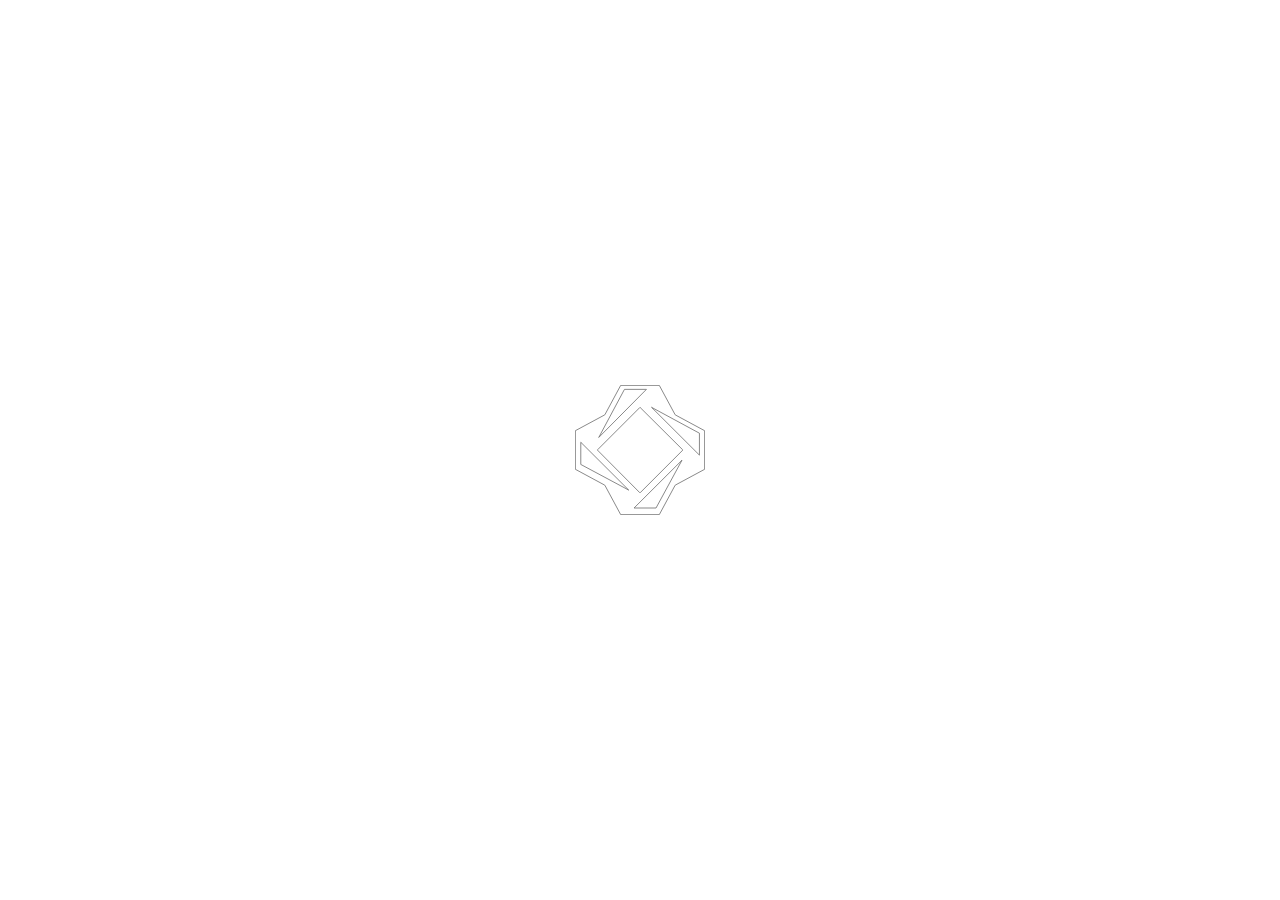
<file: company_group.html>
<!doctype html>
<html lang="en">
<head>
    <meta charset="UTF-8">
    <meta name="viewport" content="width=device-width, user-scalable=no, initial-scale=1.0, maximum-scale=1.0, minimum-scale=1.0">
    <meta http-equiv="X-UA-Compatible" content="ie=edge">
    <link rel="stylesheet" href="./css/style.min.css">
    <title>Дочерние предприятия</title>
</head>
<body class="company_group">
    <style>
        .preloader{
            background-color: #ffffff;
            width: 100vw;
            z-index: 20000;
            height: 100vh;
            height: calc(var(--vh, 1vh) * 100);
            position: fixed;
            display: flex;
            justify-content: center;
            align-items: center;
        
        }
        .preloader__icon{
            width: 130px;
            height: 130px;
            fill: none;
            stroke-dasharray: 1000;
            stroke-dashoffset: 1000;
            animation: dash 6s linear 3s forwards infinite alternate;
        }
    </style>
    <div class="preloader">
        <svg class="preloader__icon"><use xlink:href="./img/sprite.svg#icon-logo-company"></use></svg>
    </div>
    <div class="forheader">

		<header class="header">
			<div class="container--header container--header--main">

				<div class="header__wrapper">
					
					<button class="c-nav-button js-nav-toggle" type="button">
						<div class="c-nav-button_wrap">
							<div class="c-nav-button_icon">
								<span class="c-nav-button_line"></span>
								<span class="c-nav-button_line"></span>
								<span class="c-nav-button_line"></span>
							</div>
						</div>
					</button>
					<a class="header__logo" href="">
						<svg class="header__logo-icon" viewBox="0 0 36 36" fill="none" xmlns="http://www.w3.org/2000/svg">
							<g clip-path="url(#clip0)">
								<path d="M29.684 17.9667L17.9667 29.684L6.32028 17.9667L17.9667 6.32028L29.684 17.9667ZM27.7666 8.16666L23.3637 0H12.5696L8.16666 8.16666L0 12.5696V23.3637L8.16666 27.7666L12.5696 35.9333H23.3637L27.7666 27.7666L35.9333 23.3637V12.5696L27.7666 8.16666Z" fill="#ED1C24"></path>
								<path d="M20.4522 6.32031L34.087 13.7058V19.9551L20.4522 6.32031ZM22.2986 34.158H16.0493L29.6841 20.5232L22.2986 34.158ZM1.77539 22.2986V15.9783L15.4102 29.613L1.77539 22.2986ZM13.6348 1.77539H19.8841L6.32031 15.4812L13.6348 1.77539Z" fill="#FFDD00"></path>
							</g>
							<defs>
								<clipPath id="clip0">
									<rect width="35.9333" height="35.9333" fill="white"></rect>
								</clipPath>
							</defs>
						</svg>
	
						<p class="header__logo-text">Кировский<br> завод</p>
					</a>
				</div>

				
			

			

			</div>
		</header>
		
		 <nav class="nav">
			<div class="nav_background"></div>


		 	<div class="nav_list-wrap">
				<article class="nav_list-scroll">
					<div class="nav_list-left scrollbar-inner">
						<div class="nav_list-content">


							<div class="js-search-button">
								<div class="js-search-text">Поиск</div>
							</div>
							<ul class="nav_list">
								<li class="nav_item -dropdown js-dropdown">
									<div class="nav_link js-nav-link js-dropdown-toggle">
										<span class="nav_link_text">Компания</span>
										<svg class="nav_link__icon"><use xlink:href="./img/sprite.svg#icon-arrow"></use></svg>
										
									</div>
									<span class="nav_link_line"></span>
									<div class="nav_dropdown js-dropdown-list">
										<div class="nav_dropdown_wrap">
											<ul class="nav_dropdown_list">
												<li class="nav_dropdown_item">
													<a class="nav_dropdown_link" href="#">Руководство</a>
												</li>
											
												<li class="nav_dropdown_item">
													<a class="nav_dropdown_link" href="#">История</a>
												</li>
												<li class="nav_dropdown_item">
													<a class="nav_dropdown_link" href="#">Музей</a>
												</li>
												<li class="nav_dropdown_item">
													<a class="nav_dropdown_link" href="#">Производственная система</a>
												</li>
												<li class="nav_dropdown_item">
													<a class="nav_dropdown_link" href="#">Охрана труда</a>
												</li>
												<li class="nav_dropdown_item">
													<a class="nav_dropdown_link" href="#">Профсоюз</a>
												</li>
												<li class="nav_dropdown_item">
													<a class="nav_dropdown_link" href="#">Реквизиты</a>
												</li>
											</ul>
										</div>
									</div>
								</li>
								<li class="nav_item -dropdown js-dropdown">
									<div class="nav_link js-nav-link js-dropdown-toggle">
										<span class="nav_link_text">Дочерние предприятия</span>
										<svg class="nav_link__icon"><use xlink:href="./img/sprite.svg#icon-arrow"></use></svg>
										
									</div>
									<span class="nav_link_line"></span>
									<div class="nav_dropdown js-dropdown-list">
										<div class="nav_dropdown_wrap">
											<ul class="nav_dropdown_list">
												<li class="nav_dropdown_item">
													<a class="nav_dropdown_link" href="#">Петербургский тракторный завод завод «Петросталь»</a>
												</li>
											
												<li class="nav_dropdown_item">
													<a class="nav_dropdown_link" href="#">Завод буровых технологий</a>
												</li>
												<li class="nav_dropdown_item">
													<a class="nav_dropdown_link" href="#">Кировский завод Газовые технологии</a>
												</li>
												<li class="nav_dropdown_item">
													<a class="nav_dropdown_link" href="#">Энергетический комплекс</a>
												</li>
												<li class="nav_dropdown_item">
													<a class="nav_dropdown_link" href="#">Тетрамет</a>
												</li>
												<li class="nav_dropdown_item">
													<a class="nav_dropdown_link" href="#">Локомотив</a>
												</li>
												<li class="nav_dropdown_item">
													<a class="nav_dropdown_link" href="#"> Проектно-конструкторское бюро «Автоматика»</a>
												</li>

												<li class="nav_dropdown_item">
													<a class="nav_dropdown_link" href="#"> Центр метрологии, испытаний и охраны труда</a>
												</li>

												<li class="nav_dropdown_item">
													<a class="nav_dropdown_link" href="#"> Предприятия социальной сферы</a>
												</li>
											</ul>
										</div>
									</div>
								</li>


								<li class="nav_item">
									<a class="nav_link js-nav-link" href="#">
										<span class="nav_link_text">Корпоративный университет</span>
										<span class="nav_link_line"></span>
									</a>
								</li>
								
								<li class="nav_item">
									<a class="nav_link js-nav-link" href="#">
										<span class="nav_link_text">Вакансии</span>
										<span class="nav_link_line"></span>
									</a>
								</li>
						
								<li class="nav_item -dropdown js-dropdown">

								
									<div class="nav_link js-nav-link js-dropdown-toggle">
										<span class="nav_link_text">Пресс-Центр</span>
										<svg class="nav_link__icon"><use xlink:href="./img/sprite.svg#icon-arrow"></use></svg>
									</div>
									<div class="nav_dropdown js-dropdown-list">
										<div class="nav_dropdown_wrap">
											<ul class="nav_dropdown_list">
												<li class="nav_dropdown_item">
													<a class="nav_dropdown_link" href="#">Новости</a>
												</li>
												<li class="nav_dropdown_item">
													<a class="nav_dropdown_link" href="#">Видеогалерея</a>
												</li>
													<li class="nav_dropdown_item">
													<a class="nav_dropdown_link" href="#">Пресса о нас</a>
												</li>
												<li class="nav_dropdown_item">
													<a class="nav_dropdown_link" href="#">Фотогалерея</a>
												</li>
												<li class="nav_dropdown_item">
													<a class="nav_dropdown_link" href="#">Контакты</a>
												</li>
											</ul>
										</div>
									</div>
								</li>

								<li class="nav_item -dropdown js-dropdown">

								
									<div class="nav_link js-nav-link js-dropdown-toggle">
										<span class="nav_link_text">Акционерам и инвесторам</span>
										<svg class="nav_link__icon"><use xlink:href="./img/sprite.svg#icon-arrow"></use></svg>
									</div>
									<div class="nav_dropdown js-dropdown-list">
										<div class="nav_dropdown_wrap">
											<ul class="nav_dropdown_list">
												<li class="nav_dropdown_item">
													<a class="nav_dropdown_link" href="#">Информация, подлежащая раскрытию</a>
												</li>
												<li class="nav_dropdown_item">
													<a class="nav_dropdown_link" href="#">Раскрытие информации дочерними обществами</a>
												</li>
													
										
											</ul>
										</div>
									</div>
								</li>

							

								<li class="nav_item">
									<a class="nav_link js-nav-link" href="#">
										<span class="nav_link_text">Продажа активов</span>
										<span class="nav_link_line"></span>
									</a>
								</li>
								<li class="nav_item">
									<a class="nav_link js-nav-link" href="#">
										<span class="nav_link_text">Тендеры</span>
										<span class="nav_link_line"></span>
									</a>
								</li>
								<li class="nav_item">
									<a class="nav_link js-nav-link" href="#">
										<span class="nav_link_text">Аренда помещений	</span>
										<span class="nav_link_line"></span>
									</a>
								</li>
								<li class="nav_item">
									<a class="nav_link js-nav-link" href="#">
										<span class="nav_link_text">Контакты</span>
										<span class="nav_link_line"></span>
									</a>
								</li>
							


								<li class="nav_item">
									<a class="nav_link nav_link--policy js-nav-link" href="#">
										<span class="nav_link_text">Использование сайта</span>
										<span class="nav_link_line"></span>
									</a>
								</li>
							</ul>


							<div class="nav_lang nav_lang--mobile">
								<div class="nav_lang-wrap">
									<ul class="nav_lang-list">
										<li class="nav_lang-item">
											<a class="nav_lang-link" href="">En</a>
										</li>
										<li class="nav_lang-item">
											<a class="nav_lang-link" href="">Ru</a>
										</li>
										<li class="nav_lang-item">
											<a class="nav_lang-link" href="">De</a>
										</li>
								
									</ul>
								</div>
							
							</div>
						</div>
					</div>
				</article>



			</div>
			<div class="nav_search">
				<article class="search-wrap">
					<div class="search">
						<input class="search_input o-input -search js-search-input" type="text" placeholder="Поиск" value=""> 
						<div class="search_results js-search-results"></div>
					</div>
				</article>
			</div>
			<aside class="nav_aside">
				<ul class="nav_social">
					<li class="nav_social_item">
						<a class="nav_social_link" href="#" target="_blank">
							

							<svg class="nav_social_icon"><use xlink:href="./img/sprite.svg#icon-fb"></use></svg>
						</a>
					</li>
					<li class="nav_social_item">
						<a class="nav_social_link" href="#" target="_blank">
							<svg class="nav_social_icon"><use xlink:href="./img/sprite.svg#icon-vk"></use></svg>
							
						</a>
					</li>
					<li class="nav_social_item">
						<a class="nav_social_link" href="#" target="_blank">
							<svg class="nav_social_icon"><use xlink:href="./img/sprite.svg#icon-youtube"></use></svg>
						
						</a>
					</li>
					<li class="nav_social_item">
						<a class="nav_social_link" href="#" target="_blank">
							
							<svg class="nav_social_icon"><use xlink:href="./img/sprite.svg#icon-inst"></use></svg>
						</a>
					</li>
				</ul>
				<div class="nav_lang nav_lang--desktop">
					<div class="nav_lang-wrap">
						<ul class="nav_lang-list">
							<li class="nav_lang-item">
								<a class="nav_lang-link" href="">Ru</a>
							</li>
							<li class="nav_lang-item">
								<a class="nav_lang-link" href="">En</a>
							</li>
							<li class="nav_lang-item">
								<a class="nav_lang-link" href="">De</a>
							</li>
						
						</ul>
					</div>
				
				</div>
			</aside>
		</nav>  


		<div class="scroll">

            <section class="main parallax__item">
                <div class="parallax__img-wrap">
                    <div class="parallax__img parallax__img--company_group " data-speed="-40">
                      
                    </div>
                </div>

                <div class="container">
                    <div class="main__wrapper">
                        <h1 class="main__title main__title--about">
                            <div class="title--inner-main">Основные предприятия</div>
                            <div class="title--inner-main">группы компаний</div>
                            <div class="title--inner-main">«Кировский завод»</div>
                        </h1>
                    </div>
                </div>

               
                
            </section>
            <main class="company_group__container two-screen">
                <ul class="social__btn-list">
                    <li class="social__btn-item social__btn-item--share">
                        <button class="social__btn" style="background-image: url(./img/social-share.svg);"></button>
                        
                        <div class="social__dropdown">
                            <h5 class="social__title">Поделиться:</h5>
                            <ul class="social__link-list">
                                <li class="social__link-item">
                                    <a class="social__link" href="" target="_blank">
                                        <svg class="social__icon"><use xlink:href="./img/sprite.svg#icon-vk"></use></svg>
                                        <span class="visually-hidden">Vk</span>
                                    </a>
                                </li>
                                <li class="social__link-item">
                                    <a class="social__link" href="" target="_blank">
                                        <svg class="social__icon"><use xlink:href="./img/sprite.svg#icon-inst"></use></svg>
                                        <span class="visually-hidden">Instagram</span>
                                    </a>
                                </li>
                                <li class="social__link-item">
                                    <a class="social__link" href="" target="_blank">
                                        <svg class="social__icon"><use xlink:href="./img/sprite.svg#icon-fb"></use></svg>
                                        <span class="visually-hidden">Facebook</span>
                                    </a>
                                </li>

                                <li class="social__link-item">
                                    <a class="social__link" href="" target="_blank">
                                        <svg class="social__icon"><use xlink:href="./img/sprite.svg#icon-youtube"></use></svg>
                                        <span class="visually-hidden">Youtube</span>
                                    </a>
                                </li>
                            </ul>
                        </div>
                    </li>
                    <li class="social__btn-item social__btn-item--message">
                        <button class="social__btn" style="background-image: url(./img/social-message.svg);"></button>
                        <div class="social__dropdown">
                            <h5 class="social__title">Подписаться на новости</h5>
                            <ul class="social__link-list">
                                <li class="social__link-item">
                                    <a class="social__link" href="" target="_blank">
                                        <svg class="social__icon"><use xlink:href="./img/sprite.svg#icon-news"></use></svg>
                                        <span class="visually-hidden">Подписаться</span>
                                    </a>
                                </li>
                            </ul>
                        </div>
                    </li>

                </ul>
            <section class="company_group__item">
                <span class="company_group__item-img">
                    <svg class="company_group__item-icon"><use xlink:href="./img/sprite.svg#icon-logo-company"></use></svg>
                </span>
                <article class="company_group__item-content">
                    <h2 class="company_group__item--header">АО «Петербургский тракторный завод»</h2>
                    <p class="company_group__item--text">
                        Предприятие полного производственного цикла. Завод изготавливает продукцию для крупнейших сельскохозяйственных предприятий, нефтегазодобывающих компаний, металлургических, угледобывающих холдингов. ПТЗ является ведущим российский производителем энергонасыщенных тракторов мощностью от 250 л. с., входит в число лидеров по поставкам дорожно-строительной техники.
                    </p>
                    <div class="company_group__contacts-container">
                        <div class="company_group__contacts-container-block">
                            <ul class="company_group__contacts-list">
                                <li class="company_group__contacts-list--item">
                                    <svg class="company_group__contacts-list--item-img" width="18" height="18" viewBox="0 0 18 18" fill="none" xmlns="http://www.w3.org/2000/svg">
                                        <path fill-rule="evenodd" clip-rule="evenodd" d="M1.96385 1.94711C1.45688 2.50343 1 3.43462 1 4.9999C1 8.52851 3.66459 11.2503 5.20711 12.7928C6.74962 14.3353 9.47139 16.9999 13 16.9999C14.5653 16.9999 15.4965 16.543 16.0528 16.0361C16.5808 15.5549 16.8464 14.9597 16.949 14.4617L14.0938 12.3203L12.2168 14.1974C11.6124 14.8017 10.6476 14.9797 9.85567 14.5016C9.06269 14.0229 7.67928 13.0934 6.29289 11.707C4.9065 10.3206 3.97701 8.93721 3.49826 8.14424C3.02016 7.35235 3.19819 6.3875 3.80255 5.78314L5.67962 3.90607L3.53822 1.05087C3.04024 1.15346 2.44497 1.41915 1.96385 1.94711ZM3.50291 0.0410631C2.09827 0.26409 0 1.45172 0 4.9999C0 8.9999 3 11.9999 4.5 13.4999C6 14.9999 9 17.9999 13 17.9999C16.5482 17.9999 17.7358 15.9016 17.9588 14.497C18.0082 14.1861 17.8518 13.8888 17.6 13.6999L14.6938 11.5203C14.2957 11.2217 13.7386 11.2613 13.3867 11.6132L11.5097 13.4903C11.2053 13.7946 10.741 13.868 10.3725 13.6456C9.62531 13.1944 8.31266 12.3126 7 10.9999C5.68734 9.68725 4.80545 8.37459 4.35433 7.62739C4.13186 7.2589 4.20529 6.79461 4.50965 6.49025L6.38673 4.61317C6.73862 4.26128 6.77821 3.70419 6.47962 3.30607L4.3 0.399905C4.11115 0.148099 3.81378 -0.00829504 3.50291 0.0410631Z" fill="#828282"></path>
                                    </svg>
                                    <p>
                                        <a class="company_group__contacts-list--item-text" href="tel:8-812-326-56-15">Тел. +7 (812) 326-56-15</a>
                                    </p>
                                </li>
                                <li class="company_group__contacts-list--item">
                                    <svg class="company_group__contacts-list--item-img" width="20" height="14" viewBox="0 0 20 14" fill="none" xmlns="http://www.w3.org/2000/svg">
                                        <path fill-rule="evenodd" clip-rule="evenodd" d="M0 2V12C0 13.1046 0.895431 14 2 14H18C19.1046 14 20 13.1046 20 12V2C20 0.895431 19.1046 0 18 0H2C0.895431 0 0 0.895431 0 2ZM19 2.0169V2C19 1.44772 18.5523 1 18 1H2C1.44772 1 1 1.44772 1 2V2.0169L9.22826 6.95386C9.70328 7.23887 10.2967 7.23887 10.7717 6.95386L19 2.0169ZM1 3.1831V12C1 12.5523 1.44772 13 2 13H18C18.5523 13 19 12.5523 19 12V3.1831L11.2862 7.81135C10.4945 8.28638 9.50547 8.28638 8.71376 7.81135L1 3.1831Z" fill="#828282"></path>
                                    </svg>
                                    <p>
                                        <a class="company_group__contacts-list--item-text" href="mailto:kirovets-ptz@gmail.com">kirovets-ptz@gmail.com</a>
                                    </p>

                                </li>
                                <li class="company_group__contacts-list--item">
                                    <svg class="company_group__contacts-list--item-img" width="22" height="22" viewBox="0 0 22 22" fill="none" xmlns="http://www.w3.org/2000/svg">
                                        <path fill-rule="evenodd" clip-rule="evenodd" d="M11.0002 0.199951C10.7237 0.199951 10.4497 0.210339 10.1785 0.230745C4.79521 0.635747 0.512975 4.98709 0.21658 10.4C0.205704 10.5986 0.200195 10.7986 0.200195 11C0.200195 11.2013 0.205704 11.4013 0.21658 11.6C0.512975 17.0128 4.7952 21.3641 10.1785 21.7692C10.4497 21.7896 10.7237 21.7999 11.0002 21.7999C11.2767 21.7999 11.5507 21.7896 11.8219 21.7692C17.2052 21.3641 21.4874 17.0128 21.7838 11.6C21.7947 11.4013 21.8002 11.2013 21.8002 11C21.8002 10.7986 21.7947 10.5986 21.7838 10.4C21.4874 4.98709 17.2052 0.635747 11.8219 0.230745C11.5507 0.210339 11.2767 0.199951 11.0002 0.199951ZM11.2054 1.4021C11.5073 1.82183 11.8847 2.4106 12.2635 3.16828C13.0767 4.79466 13.8988 7.20367 13.9915 10.4H8.00885C8.10157 7.20367 8.92366 4.79466 9.73685 3.16828C10.1157 2.4106 10.4931 1.82183 10.795 1.4021C10.8632 1.40067 10.9316 1.39995 11.0002 1.39995C11.0688 1.39995 11.1372 1.40067 11.2054 1.4021ZM8.00885 11.6H13.9915C13.8988 14.7962 13.0767 17.2052 12.2635 18.8316C11.8847 19.5893 11.5073 20.1781 11.2054 20.5978C11.1372 20.5992 11.0688 20.6 11.0002 20.6C10.9316 20.6 10.8632 20.5992 10.795 20.5978C10.4931 20.1781 10.1157 19.5893 9.73685 18.8316C8.92366 17.2052 8.10157 14.7962 8.00885 11.6ZM6.80837 10.4C6.90167 6.99346 7.77813 4.40245 8.66354 2.63162C8.86347 2.23175 9.06375 1.87392 9.25538 1.55812C4.97785 2.34354 1.69218 5.96424 1.41864 10.4H6.80837ZM1.41864 11.6H6.80837C6.90167 15.0064 7.77813 17.5975 8.66354 19.3683C8.86347 19.7681 9.06375 20.126 9.25538 20.4418C4.97785 19.6564 1.69218 16.0357 1.41864 11.6ZM12.745 20.4418C17.0225 19.6564 20.3082 16.0357 20.5817 11.6H15.192C15.0987 15.0064 14.2223 17.5975 13.3369 19.3683C13.1369 19.7681 12.9366 20.126 12.745 20.4418ZM15.192 10.4C15.0987 6.99346 14.2223 4.40245 13.3369 2.63162C13.1369 2.23175 12.9366 1.87393 12.745 1.55813C17.0225 2.34354 20.3082 5.96424 20.5817 10.4H15.192Z" fill="#828282"></path>
                                    </svg>
                                    <p><a class="company_group__contacts-list--item-text" href="http://kirovets-ptz.com/" target="_blank">kirovets-ptz.com</a></p>

                                </li>
                            </ul>
                        </div>
                        <a href="#" class="button-more--companygroup button-more">
                            <span>подробнее</span>
                        </a>
                    </div>
                </article>
            </section>

                <section class="company_group__item">
                    <span class="company_group__item-img">
                        <svg class="company_group__item-icon"><use xlink:href="./img/sprite.svg#icon-logo-company"></use></svg>
                    </span>
                    <article class="company_group__item-content">
                        <h2 class="company_group__item--header">АО «Завод «Киров-Энергомаш»</h2>
                        <p class="company_group__item--text">
                            Компания осуществляет проектирование, разработку и поставку техники для судостроительной, нефтегазовой и энергетической отраслей, включая тепло, гидро- и атомную энергетику. Завод выполняет заказы для АО «Объединенная судостроительная корпорация», ПАО «Газпром», ПАО «Лукойл», действующих и строящихся объектов АО «Концерн Росэнергоатом». Продукция завода востребована на  атомных станций ближнего и дальнего зарубежья.
                        </p>
                        <div class="company_group__contacts-container">
                            <div class="company_group__contacts-container-block">
                                <ul class="company_group__contacts-list">
                                    <li class="company_group__contacts-list--item">
                                        <svg class="company_group__contacts-list--item-img" width="18" height="18" viewBox="0 0 18 18" fill="none" xmlns="http://www.w3.org/2000/svg">
                                            <path fill-rule="evenodd" clip-rule="evenodd" d="M1.96385 1.94711C1.45688 2.50343 1 3.43462 1 4.9999C1 8.52851 3.66459 11.2503 5.20711 12.7928C6.74962 14.3353 9.47139 16.9999 13 16.9999C14.5653 16.9999 15.4965 16.543 16.0528 16.0361C16.5808 15.5549 16.8464 14.9597 16.949 14.4617L14.0938 12.3203L12.2168 14.1974C11.6124 14.8017 10.6476 14.9797 9.85567 14.5016C9.06269 14.0229 7.67928 13.0934 6.29289 11.707C4.9065 10.3206 3.97701 8.93721 3.49826 8.14424C3.02016 7.35235 3.19819 6.3875 3.80255 5.78314L5.67962 3.90607L3.53822 1.05087C3.04024 1.15346 2.44497 1.41915 1.96385 1.94711ZM3.50291 0.0410631C2.09827 0.26409 0 1.45172 0 4.9999C0 8.9999 3 11.9999 4.5 13.4999C6 14.9999 9 17.9999 13 17.9999C16.5482 17.9999 17.7358 15.9016 17.9588 14.497C18.0082 14.1861 17.8518 13.8888 17.6 13.6999L14.6938 11.5203C14.2957 11.2217 13.7386 11.2613 13.3867 11.6132L11.5097 13.4903C11.2053 13.7946 10.741 13.868 10.3725 13.6456C9.62531 13.1944 8.31266 12.3126 7 10.9999C5.68734 9.68725 4.80545 8.37459 4.35433 7.62739C4.13186 7.2589 4.20529 6.79461 4.50965 6.49025L6.38673 4.61317C6.73862 4.26128 6.77821 3.70419 6.47962 3.30607L4.3 0.399905C4.11115 0.148099 3.81378 -0.00829504 3.50291 0.0410631Z" fill="#828282"></path>
                                        </svg>
                                        <p>
                                            <a class="company_group__contacts-list--item-text" href="tel:8-812-331-65-34">Тел. +7 (812) 331-65-34</a>
                                        </p>
                                    </li>
                                    <li class="company_group__contacts-list--item">
                                        <svg class="company_group__contacts-list--item-img" width="20" height="14" viewBox="0 0 20 14" fill="none" xmlns="http://www.w3.org/2000/svg">
                                            <path fill-rule="evenodd" clip-rule="evenodd" d="M0 2V12C0 13.1046 0.895431 14 2 14H18C19.1046 14 20 13.1046 20 12V2C20 0.895431 19.1046 0 18 0H2C0.895431 0 0 0.895431 0 2ZM19 2.0169V2C19 1.44772 18.5523 1 18 1H2C1.44772 1 1 1.44772 1 2V2.0169L9.22826 6.95386C9.70328 7.23887 10.2967 7.23887 10.7717 6.95386L19 2.0169ZM1 3.1831V12C1 12.5523 1.44772 13 2 13H18C18.5523 13 19 12.5523 19 12V3.1831L11.2862 7.81135C10.4945 8.28638 9.50547 8.28638 8.71376 7.81135L1 3.1831Z" fill="#828282"></path>
                                        </svg>
                                        <p>
                                            <a class="company_group__contacts-list--item-text" href="mailto:energomash@kzgroup.ru">energomash@kzgroup.ru</a>
                                        </p>
                                    </li>
                                    <li class="company_group__contacts-list--item">
                                        <svg class="company_group__contacts-list--item-img" width="22" height="22" viewBox="0 0 22 22" fill="none" xmlns="http://www.w3.org/2000/svg">
                                            <path fill-rule="evenodd" clip-rule="evenodd" d="M11.0002 0.199951C10.7237 0.199951 10.4497 0.210339 10.1785 0.230745C4.79521 0.635747 0.512975 4.98709 0.21658 10.4C0.205704 10.5986 0.200195 10.7986 0.200195 11C0.200195 11.2013 0.205704 11.4013 0.21658 11.6C0.512975 17.0128 4.7952 21.3641 10.1785 21.7692C10.4497 21.7896 10.7237 21.7999 11.0002 21.7999C11.2767 21.7999 11.5507 21.7896 11.8219 21.7692C17.2052 21.3641 21.4874 17.0128 21.7838 11.6C21.7947 11.4013 21.8002 11.2013 21.8002 11C21.8002 10.7986 21.7947 10.5986 21.7838 10.4C21.4874 4.98709 17.2052 0.635747 11.8219 0.230745C11.5507 0.210339 11.2767 0.199951 11.0002 0.199951ZM11.2054 1.4021C11.5073 1.82183 11.8847 2.4106 12.2635 3.16828C13.0767 4.79466 13.8988 7.20367 13.9915 10.4H8.00885C8.10157 7.20367 8.92366 4.79466 9.73685 3.16828C10.1157 2.4106 10.4931 1.82183 10.795 1.4021C10.8632 1.40067 10.9316 1.39995 11.0002 1.39995C11.0688 1.39995 11.1372 1.40067 11.2054 1.4021ZM8.00885 11.6H13.9915C13.8988 14.7962 13.0767 17.2052 12.2635 18.8316C11.8847 19.5893 11.5073 20.1781 11.2054 20.5978C11.1372 20.5992 11.0688 20.6 11.0002 20.6C10.9316 20.6 10.8632 20.5992 10.795 20.5978C10.4931 20.1781 10.1157 19.5893 9.73685 18.8316C8.92366 17.2052 8.10157 14.7962 8.00885 11.6ZM6.80837 10.4C6.90167 6.99346 7.77813 4.40245 8.66354 2.63162C8.86347 2.23175 9.06375 1.87392 9.25538 1.55812C4.97785 2.34354 1.69218 5.96424 1.41864 10.4H6.80837ZM1.41864 11.6H6.80837C6.90167 15.0064 7.77813 17.5975 8.66354 19.3683C8.86347 19.7681 9.06375 20.126 9.25538 20.4418C4.97785 19.6564 1.69218 16.0357 1.41864 11.6ZM12.745 20.4418C17.0225 19.6564 20.3082 16.0357 20.5817 11.6H15.192C15.0987 15.0064 14.2223 17.5975 13.3369 19.3683C13.1369 19.7681 12.9366 20.126 12.745 20.4418ZM15.192 10.4C15.0987 6.99346 14.2223 4.40245 13.3369 2.63162C13.1369 2.23175 12.9366 1.87393 12.745 1.55813C17.0225 2.34354 20.3082 5.96424 20.5817 10.4H15.192Z" fill="#828282"></path>
                                        </svg>
                                        <p><a class="company_group__contacts-list--item-text" href="http://kz-energo.spb.ru/" target="_blank">kz-energo.spb.ru</a></p>
                                    </li>
                                </ul>
                            </div>
                            <a href="#" class="button-more--companygroup button-more">
                                <span>подробнее</span>
                            </a>
                        </div>
                    </article>
                </section>

                <section class="company_group__item">
                    <span class="company_group__item-img">
                        <svg class="company_group__item-icon"><use xlink:href="./img/sprite.svg#icon-logo-company"></use></svg>
                    </span>
                    <article class="company_group__item-content">
                        <h2 class="company_group__item--header">АО «Металлургический завод «Петросталь»</h2>
                        <p class="company_group__item--text">
                            Завод является одним из основных производителей машиностроительного проката в России и странах СНГ. Ежегодный объем выплавки стали составляет 120 тысяч тонн. Продукция поставляется предприятиям автомобилестроительной, тракторостроительной, станкостроительной, судостроительной, аэрокосмической и горнодобывающей отраслей, нефтегазодобывающим компаниям.
                        </p>
                        <div class="company_group__contacts-container">
                            <div class="company_group__contacts-container-block">
                                <ul class="company_group__contacts-list">
                                    <li class="company_group__contacts-list--item">
                                        <svg class="company_group__contacts-list--item-img" width="18" height="18" viewBox="0 0 18 18" fill="none" xmlns="http://www.w3.org/2000/svg">
                                            <path fill-rule="evenodd" clip-rule="evenodd" d="M1.96385 1.94711C1.45688 2.50343 1 3.43462 1 4.9999C1 8.52851 3.66459 11.2503 5.20711 12.7928C6.74962 14.3353 9.47139 16.9999 13 16.9999C14.5653 16.9999 15.4965 16.543 16.0528 16.0361C16.5808 15.5549 16.8464 14.9597 16.949 14.4617L14.0938 12.3203L12.2168 14.1974C11.6124 14.8017 10.6476 14.9797 9.85567 14.5016C9.06269 14.0229 7.67928 13.0934 6.29289 11.707C4.9065 10.3206 3.97701 8.93721 3.49826 8.14424C3.02016 7.35235 3.19819 6.3875 3.80255 5.78314L5.67962 3.90607L3.53822 1.05087C3.04024 1.15346 2.44497 1.41915 1.96385 1.94711ZM3.50291 0.0410631C2.09827 0.26409 0 1.45172 0 4.9999C0 8.9999 3 11.9999 4.5 13.4999C6 14.9999 9 17.9999 13 17.9999C16.5482 17.9999 17.7358 15.9016 17.9588 14.497C18.0082 14.1861 17.8518 13.8888 17.6 13.6999L14.6938 11.5203C14.2957 11.2217 13.7386 11.2613 13.3867 11.6132L11.5097 13.4903C11.2053 13.7946 10.741 13.868 10.3725 13.6456C9.62531 13.1944 8.31266 12.3126 7 10.9999C5.68734 9.68725 4.80545 8.37459 4.35433 7.62739C4.13186 7.2589 4.20529 6.79461 4.50965 6.49025L6.38673 4.61317C6.73862 4.26128 6.77821 3.70419 6.47962 3.30607L4.3 0.399905C4.11115 0.148099 3.81378 -0.00829504 3.50291 0.0410631Z" fill="#828282"></path>
                                        </svg>
                                        <p>
                                            <a class="company_group__contacts-list--item-text" href="tel:8-812-702-05-71">Тел. +7 (812) 702-05-71</a>
                                        </p>
                                    </li>
                                    <li class="company_group__contacts-list--item">
                                        <svg class="company_group__contacts-list--item-img" width="20" height="14" viewBox="0 0 20 14" fill="none" xmlns="http://www.w3.org/2000/svg">
                                            <path fill-rule="evenodd" clip-rule="evenodd" d="M0 2V12C0 13.1046 0.895431 14 2 14H18C19.1046 14 20 13.1046 20 12V2C20 0.895431 19.1046 0 18 0H2C0.895431 0 0 0.895431 0 2ZM19 2.0169V2C19 1.44772 18.5523 1 18 1H2C1.44772 1 1 1.44772 1 2V2.0169L9.22826 6.95386C9.70328 7.23887 10.2967 7.23887 10.7717 6.95386L19 2.0169ZM1 3.1831V12C1 12.5523 1.44772 13 2 13H18C18.5523 13 19 12.5523 19 12V3.1831L11.2862 7.81135C10.4945 8.28638 9.50547 8.28638 8.71376 7.81135L1 3.1831Z" fill="#828282"></path>
                                        </svg>
                                        <p>
                                            <a class="company_group__contacts-list--item-text" href="mailto:info@petrostal.kzgroup.ru">info@petrostal.kzgroup.ru</a>
                                        </p>
                                    </li>
                                    <li class="company_group__contacts-list--item">
                                        <svg class="company_group__contacts-list--item-img" width="22" height="22" viewBox="0 0 22 22" fill="none" xmlns="http://www.w3.org/2000/svg">
                                            <path fill-rule="evenodd" clip-rule="evenodd" d="M11.0002 0.199951C10.7237 0.199951 10.4497 0.210339 10.1785 0.230745C4.79521 0.635747 0.512975 4.98709 0.21658 10.4C0.205704 10.5986 0.200195 10.7986 0.200195 11C0.200195 11.2013 0.205704 11.4013 0.21658 11.6C0.512975 17.0128 4.7952 21.3641 10.1785 21.7692C10.4497 21.7896 10.7237 21.7999 11.0002 21.7999C11.2767 21.7999 11.5507 21.7896 11.8219 21.7692C17.2052 21.3641 21.4874 17.0128 21.7838 11.6C21.7947 11.4013 21.8002 11.2013 21.8002 11C21.8002 10.7986 21.7947 10.5986 21.7838 10.4C21.4874 4.98709 17.2052 0.635747 11.8219 0.230745C11.5507 0.210339 11.2767 0.199951 11.0002 0.199951ZM11.2054 1.4021C11.5073 1.82183 11.8847 2.4106 12.2635 3.16828C13.0767 4.79466 13.8988 7.20367 13.9915 10.4H8.00885C8.10157 7.20367 8.92366 4.79466 9.73685 3.16828C10.1157 2.4106 10.4931 1.82183 10.795 1.4021C10.8632 1.40067 10.9316 1.39995 11.0002 1.39995C11.0688 1.39995 11.1372 1.40067 11.2054 1.4021ZM8.00885 11.6H13.9915C13.8988 14.7962 13.0767 17.2052 12.2635 18.8316C11.8847 19.5893 11.5073 20.1781 11.2054 20.5978C11.1372 20.5992 11.0688 20.6 11.0002 20.6C10.9316 20.6 10.8632 20.5992 10.795 20.5978C10.4931 20.1781 10.1157 19.5893 9.73685 18.8316C8.92366 17.2052 8.10157 14.7962 8.00885 11.6ZM6.80837 10.4C6.90167 6.99346 7.77813 4.40245 8.66354 2.63162C8.86347 2.23175 9.06375 1.87392 9.25538 1.55812C4.97785 2.34354 1.69218 5.96424 1.41864 10.4H6.80837ZM1.41864 11.6H6.80837C6.90167 15.0064 7.77813 17.5975 8.66354 19.3683C8.86347 19.7681 9.06375 20.126 9.25538 20.4418C4.97785 19.6564 1.69218 16.0357 1.41864 11.6ZM12.745 20.4418C17.0225 19.6564 20.3082 16.0357 20.5817 11.6H15.192C15.0987 15.0064 14.2223 17.5975 13.3369 19.3683C13.1369 19.7681 12.9366 20.126 12.745 20.4418ZM15.192 10.4C15.0987 6.99346 14.2223 4.40245 13.3369 2.63162C13.1369 2.23175 12.9366 1.87393 12.745 1.55813C17.0225 2.34354 20.3082 5.96424 20.5817 10.4H15.192Z" fill="#828282"></path>
                                        </svg>
                                        <p><a class="company_group__contacts-list--item-text" href="http://petrostal.spb.ru/" target="_blank">petrostal.spb.ru</a></p>
                                    </li>
                                </ul>
                            </div>
                            <a href="#" class="button-more--companygroup button-more">
                                <span>подробнее</span>
                            </a>
                        </div>
                    </article>
                </section>

                <section class="company_group__item">
                    <span class="company_group__item-img">
                        <svg class="company_group__item-icon"><use xlink:href="./img/sprite.svg#icon-logo-company"></use></svg>
                    </span>
                    <article class="company_group__item-content">
                        <h2 class="company_group__item--header">ООО «Объединенные заводы буровой техники им. В. В. Воровского»</h2>
                        <p class="company_group__item--text">
                            Современное производственное предприятие, специализирующееся на проектировании и производстве буровой техники и инструмента для различных видов буровых работ. Широчайший ассортимент передвижных буровых установок, выпускаемых заводом, позволяет решать различные задачи в области инженерных изысканий, бурения геологоразведочных и гидрогеологических скважин, а также скважин при строительстве.
                        </p>
                        <div class="company_group__contacts-container">
                            <div class="company_group__contacts-container-block">
                                <ul class="company_group__contacts-list">
                                    <li class="company_group__contacts-list--item">
                                        <svg class="company_group__contacts-list--item-img" width="18" height="18" viewBox="0 0 18 18" fill="none" xmlns="http://www.w3.org/2000/svg">
                                            <path fill-rule="evenodd" clip-rule="evenodd" d="M1.96385 1.94711C1.45688 2.50343 1 3.43462 1 4.9999C1 8.52851 3.66459 11.2503 5.20711 12.7928C6.74962 14.3353 9.47139 16.9999 13 16.9999C14.5653 16.9999 15.4965 16.543 16.0528 16.0361C16.5808 15.5549 16.8464 14.9597 16.949 14.4617L14.0938 12.3203L12.2168 14.1974C11.6124 14.8017 10.6476 14.9797 9.85567 14.5016C9.06269 14.0229 7.67928 13.0934 6.29289 11.707C4.9065 10.3206 3.97701 8.93721 3.49826 8.14424C3.02016 7.35235 3.19819 6.3875 3.80255 5.78314L5.67962 3.90607L3.53822 1.05087C3.04024 1.15346 2.44497 1.41915 1.96385 1.94711ZM3.50291 0.0410631C2.09827 0.26409 0 1.45172 0 4.9999C0 8.9999 3 11.9999 4.5 13.4999C6 14.9999 9 17.9999 13 17.9999C16.5482 17.9999 17.7358 15.9016 17.9588 14.497C18.0082 14.1861 17.8518 13.8888 17.6 13.6999L14.6938 11.5203C14.2957 11.2217 13.7386 11.2613 13.3867 11.6132L11.5097 13.4903C11.2053 13.7946 10.741 13.868 10.3725 13.6456C9.62531 13.1944 8.31266 12.3126 7 10.9999C5.68734 9.68725 4.80545 8.37459 4.35433 7.62739C4.13186 7.2589 4.20529 6.79461 4.50965 6.49025L6.38673 4.61317C6.73862 4.26128 6.77821 3.70419 6.47962 3.30607L4.3 0.399905C4.11115 0.148099 3.81378 -0.00829504 3.50291 0.0410631Z" fill="#828282"></path>
                                        </svg>
                                        <p>
                                            <a class="company_group__contacts-list--item-text" href="tel:8-812-640-19-40">Тел. +7 (812) 640-19-40</a>
                                        </p>
                                    </li>
                                    <li class="company_group__contacts-list--item">
                                        <svg class="company_group__contacts-list--item-img" width="20" height="14" viewBox="0 0 20 14" fill="none" xmlns="http://www.w3.org/2000/svg">
                                            <path fill-rule="evenodd" clip-rule="evenodd" d="M0 2V12C0 13.1046 0.895431 14 2 14H18C19.1046 14 20 13.1046 20 12V2C20 0.895431 19.1046 0 18 0H2C0.895431 0 0 0.895431 0 2ZM19 2.0169V2C19 1.44772 18.5523 1 18 1H2C1.44772 1 1 1.44772 1 2V2.0169L9.22826 6.95386C9.70328 7.23887 10.2967 7.23887 10.7717 6.95386L19 2.0169ZM1 3.1831V12C1 12.5523 1.44772 13 2 13H18C18.5523 13 19 12.5523 19 12V3.1831L11.2862 7.81135C10.4945 8.28638 9.50547 8.28638 8.71376 7.81135L1 3.1831Z" fill="#828282"></path>
                                        </svg>
                                        <p>
                                            <a class="company_group__contacts-list--item-text" href="mailto:kds@zavodbt.ru">kds@zavodbt.ru</a>
                                        </p>
                                    </li>
                                    <li class="company_group__contacts-list--item">
                                        <svg class="company_group__contacts-list--item-img" width="22" height="22" viewBox="0 0 22 22" fill="none" xmlns="http://www.w3.org/2000/svg">
                                            <path fill-rule="evenodd" clip-rule="evenodd" d="M11.0002 0.199951C10.7237 0.199951 10.4497 0.210339 10.1785 0.230745C4.79521 0.635747 0.512975 4.98709 0.21658 10.4C0.205704 10.5986 0.200195 10.7986 0.200195 11C0.200195 11.2013 0.205704 11.4013 0.21658 11.6C0.512975 17.0128 4.7952 21.3641 10.1785 21.7692C10.4497 21.7896 10.7237 21.7999 11.0002 21.7999C11.2767 21.7999 11.5507 21.7896 11.8219 21.7692C17.2052 21.3641 21.4874 17.0128 21.7838 11.6C21.7947 11.4013 21.8002 11.2013 21.8002 11C21.8002 10.7986 21.7947 10.5986 21.7838 10.4C21.4874 4.98709 17.2052 0.635747 11.8219 0.230745C11.5507 0.210339 11.2767 0.199951 11.0002 0.199951ZM11.2054 1.4021C11.5073 1.82183 11.8847 2.4106 12.2635 3.16828C13.0767 4.79466 13.8988 7.20367 13.9915 10.4H8.00885C8.10157 7.20367 8.92366 4.79466 9.73685 3.16828C10.1157 2.4106 10.4931 1.82183 10.795 1.4021C10.8632 1.40067 10.9316 1.39995 11.0002 1.39995C11.0688 1.39995 11.1372 1.40067 11.2054 1.4021ZM8.00885 11.6H13.9915C13.8988 14.7962 13.0767 17.2052 12.2635 18.8316C11.8847 19.5893 11.5073 20.1781 11.2054 20.5978C11.1372 20.5992 11.0688 20.6 11.0002 20.6C10.9316 20.6 10.8632 20.5992 10.795 20.5978C10.4931 20.1781 10.1157 19.5893 9.73685 18.8316C8.92366 17.2052 8.10157 14.7962 8.00885 11.6ZM6.80837 10.4C6.90167 6.99346 7.77813 4.40245 8.66354 2.63162C8.86347 2.23175 9.06375 1.87392 9.25538 1.55812C4.97785 2.34354 1.69218 5.96424 1.41864 10.4H6.80837ZM1.41864 11.6H6.80837C6.90167 15.0064 7.77813 17.5975 8.66354 19.3683C8.86347 19.7681 9.06375 20.126 9.25538 20.4418C4.97785 19.6564 1.69218 16.0357 1.41864 11.6ZM12.745 20.4418C17.0225 19.6564 20.3082 16.0357 20.5817 11.6H15.192C15.0987 15.0064 14.2223 17.5975 13.3369 19.3683C13.1369 19.7681 12.9366 20.126 12.745 20.4418ZM15.192 10.4C15.0987 6.99346 14.2223 4.40245 13.3369 2.63162C13.1369 2.23175 12.9366 1.87393 12.745 1.55813C17.0225 2.34354 20.3082 5.96424 20.5817 10.4H15.192Z" fill="#828282"></path>
                                        </svg>
                                        <p><a class="company_group__contacts-list--item-text" href="http://zavodbt.ru/" target="_blank">zavodbt.ru</a></p>
                                    </li>
                                </ul>
                            </div>
                            <a href="#" class="button-more--companygroup button-more">
                                <span>подробнее</span>
                            </a>
                        </div>
                    </article>
                </section>

                <section class="company_group__item">
                    <span class="company_group__item-img">
                        <svg class="company_group__item-icon"><use xlink:href="./img/sprite.svg#icon-logo-company"></use></svg>
                    </span>
                    <article class="company_group__item-content">
                        <h2 class="company_group__item--header">ООО «Кировский завод Газовые Технологии»</h2>
                        <p class="company_group__item--text">
                            Предприятие выпускает газовые турбины, компрессоры, центрифуги и перекачивающие установки. Компания специализируется на производстве автомобильных газонаполнительных компрессорных станций (АГНКС) под ключ, проводит полный комплекс работ по проектированию, производству и поставке оборудования для АГНКС.
                        </p>
                        <div class="company_group__contacts-container">
                            <div class="company_group__contacts-container-block">
                                <ul class="company_group__contacts-list">
                                    <li class="company_group__contacts-list--item">
                                        <svg class="company_group__contacts-list--item-img" width="18" height="18" viewBox="0 0 18 18" fill="none" xmlns="http://www.w3.org/2000/svg">
                                            <path fill-rule="evenodd" clip-rule="evenodd" d="M1.96385 1.94711C1.45688 2.50343 1 3.43462 1 4.9999C1 8.52851 3.66459 11.2503 5.20711 12.7928C6.74962 14.3353 9.47139 16.9999 13 16.9999C14.5653 16.9999 15.4965 16.543 16.0528 16.0361C16.5808 15.5549 16.8464 14.9597 16.949 14.4617L14.0938 12.3203L12.2168 14.1974C11.6124 14.8017 10.6476 14.9797 9.85567 14.5016C9.06269 14.0229 7.67928 13.0934 6.29289 11.707C4.9065 10.3206 3.97701 8.93721 3.49826 8.14424C3.02016 7.35235 3.19819 6.3875 3.80255 5.78314L5.67962 3.90607L3.53822 1.05087C3.04024 1.15346 2.44497 1.41915 1.96385 1.94711ZM3.50291 0.0410631C2.09827 0.26409 0 1.45172 0 4.9999C0 8.9999 3 11.9999 4.5 13.4999C6 14.9999 9 17.9999 13 17.9999C16.5482 17.9999 17.7358 15.9016 17.9588 14.497C18.0082 14.1861 17.8518 13.8888 17.6 13.6999L14.6938 11.5203C14.2957 11.2217 13.7386 11.2613 13.3867 11.6132L11.5097 13.4903C11.2053 13.7946 10.741 13.868 10.3725 13.6456C9.62531 13.1944 8.31266 12.3126 7 10.9999C5.68734 9.68725 4.80545 8.37459 4.35433 7.62739C4.13186 7.2589 4.20529 6.79461 4.50965 6.49025L6.38673 4.61317C6.73862 4.26128 6.77821 3.70419 6.47962 3.30607L4.3 0.399905C4.11115 0.148099 3.81378 -0.00829504 3.50291 0.0410631Z" fill="#828282"></path>
                                        </svg>
                                        <p>
                                            <a class="company_group__contacts-list--item-text" href="tel:8-812-409-91-91">Тел. +7 (812) 409-91-91</a>
                                        </p>
                                    </li>
                                    <li class="company_group__contacts-list--item">
                                        <svg class="company_group__contacts-list--item-img" width="20" height="14" viewBox="0 0 20 14" fill="none" xmlns="http://www.w3.org/2000/svg">
                                            <path fill-rule="evenodd" clip-rule="evenodd" d="M0 2V12C0 13.1046 0.895431 14 2 14H18C19.1046 14 20 13.1046 20 12V2C20 0.895431 19.1046 0 18 0H2C0.895431 0 0 0.895431 0 2ZM19 2.0169V2C19 1.44772 18.5523 1 18 1H2C1.44772 1 1 1.44772 1 2V2.0169L9.22826 6.95386C9.70328 7.23887 10.2967 7.23887 10.7717 6.95386L19 2.0169ZM1 3.1831V12C1 12.5523 1.44772 13 2 13H18C18.5523 13 19 12.5523 19 12V3.1831L11.2862 7.81135C10.4945 8.28638 9.50547 8.28638 8.71376 7.81135L1 3.1831Z" fill="#828282"></path>
                                        </svg>
                                        <p>
                                            <a class="company_group__contacts-list--item-text" href="mailto:info.kzgt@kzgroup.ru">info.kzgt@kzgroup.ru</a>
                                        </p>
                                    </li>
                                    <li class="company_group__contacts-list--item">
                                        <svg class="company_group__contacts-list--item-img" width="22" height="22" viewBox="0 0 22 22" fill="none" xmlns="http://www.w3.org/2000/svg">
                                            <path fill-rule="evenodd" clip-rule="evenodd" d="M11.0002 0.199951C10.7237 0.199951 10.4497 0.210339 10.1785 0.230745C4.79521 0.635747 0.512975 4.98709 0.21658 10.4C0.205704 10.5986 0.200195 10.7986 0.200195 11C0.200195 11.2013 0.205704 11.4013 0.21658 11.6C0.512975 17.0128 4.7952 21.3641 10.1785 21.7692C10.4497 21.7896 10.7237 21.7999 11.0002 21.7999C11.2767 21.7999 11.5507 21.7896 11.8219 21.7692C17.2052 21.3641 21.4874 17.0128 21.7838 11.6C21.7947 11.4013 21.8002 11.2013 21.8002 11C21.8002 10.7986 21.7947 10.5986 21.7838 10.4C21.4874 4.98709 17.2052 0.635747 11.8219 0.230745C11.5507 0.210339 11.2767 0.199951 11.0002 0.199951ZM11.2054 1.4021C11.5073 1.82183 11.8847 2.4106 12.2635 3.16828C13.0767 4.79466 13.8988 7.20367 13.9915 10.4H8.00885C8.10157 7.20367 8.92366 4.79466 9.73685 3.16828C10.1157 2.4106 10.4931 1.82183 10.795 1.4021C10.8632 1.40067 10.9316 1.39995 11.0002 1.39995C11.0688 1.39995 11.1372 1.40067 11.2054 1.4021ZM8.00885 11.6H13.9915C13.8988 14.7962 13.0767 17.2052 12.2635 18.8316C11.8847 19.5893 11.5073 20.1781 11.2054 20.5978C11.1372 20.5992 11.0688 20.6 11.0002 20.6C10.9316 20.6 10.8632 20.5992 10.795 20.5978C10.4931 20.1781 10.1157 19.5893 9.73685 18.8316C8.92366 17.2052 8.10157 14.7962 8.00885 11.6ZM6.80837 10.4C6.90167 6.99346 7.77813 4.40245 8.66354 2.63162C8.86347 2.23175 9.06375 1.87392 9.25538 1.55812C4.97785 2.34354 1.69218 5.96424 1.41864 10.4H6.80837ZM1.41864 11.6H6.80837C6.90167 15.0064 7.77813 17.5975 8.66354 19.3683C8.86347 19.7681 9.06375 20.126 9.25538 20.4418C4.97785 19.6564 1.69218 16.0357 1.41864 11.6ZM12.745 20.4418C17.0225 19.6564 20.3082 16.0357 20.5817 11.6H15.192C15.0987 15.0064 14.2223 17.5975 13.3369 19.3683C13.1369 19.7681 12.9366 20.126 12.745 20.4418ZM15.192 10.4C15.0987 6.99346 14.2223 4.40245 13.3369 2.63162C13.1369 2.23175 12.9366 1.87393 12.745 1.55813C17.0225 2.34354 20.3082 5.96424 20.5817 10.4H15.192Z" fill="#828282"></path>
                                        </svg>
                                        <p><a class="company_group__contacts-list--item-text" href="http://kzgt.ru/" target="_blank">kzgt.ru</a></p>
                                    </li>
                                </ul>
                            </div>
                            <a href="#" class="button-more--companygroup button-more">
                                <span>подробнее</span>
                            </a>
                        </div>
                    </article>
                </section>

                <section class="company_group__item">
                    <span class="company_group__item-img">
                        <svg class="company_group__item-icon"><use xlink:href="./img/sprite.svg#icon-logo-company"></use></svg>
                    </span>
                    <article class="company_group__item-content">
                        <h2 class="company_group__item--header">Энергодепартамент</h2>
                        <p class="company_group__item--text">
                            Компании энергодепартамента производят тепловую и электрическую энергию для собственных нужд завода и других промышленных предприятий. В его состав входят: АО «КировТЭК», обеспечивающее территорию завода энергоресурсами; АО «Промышленный комплекс «Энергия», снабжающее энергоресурсами  потребителей в пос. Горелово, АО «Энергосбытовая компания Кировского завода», которая занимается куплей-продажей электроэнергии  и управляющая компания ООО «Андромеда».
                        </p>
                        <div class="company_group__contacts-container">
                            <div class="company_group__contacts-container-block">
                                <ul class="company_group__contacts-list">
                                    <li class="company_group__contacts-list--item">
                                        <svg class="company_group__contacts-list--item-img" width="18" height="18" viewBox="0 0 18 18" fill="none" xmlns="http://www.w3.org/2000/svg">
                                            <path fill-rule="evenodd" clip-rule="evenodd" d="M1.96385 1.94711C1.45688 2.50343 1 3.43462 1 4.9999C1 8.52851 3.66459 11.2503 5.20711 12.7928C6.74962 14.3353 9.47139 16.9999 13 16.9999C14.5653 16.9999 15.4965 16.543 16.0528 16.0361C16.5808 15.5549 16.8464 14.9597 16.949 14.4617L14.0938 12.3203L12.2168 14.1974C11.6124 14.8017 10.6476 14.9797 9.85567 14.5016C9.06269 14.0229 7.67928 13.0934 6.29289 11.707C4.9065 10.3206 3.97701 8.93721 3.49826 8.14424C3.02016 7.35235 3.19819 6.3875 3.80255 5.78314L5.67962 3.90607L3.53822 1.05087C3.04024 1.15346 2.44497 1.41915 1.96385 1.94711ZM3.50291 0.0410631C2.09827 0.26409 0 1.45172 0 4.9999C0 8.9999 3 11.9999 4.5 13.4999C6 14.9999 9 17.9999 13 17.9999C16.5482 17.9999 17.7358 15.9016 17.9588 14.497C18.0082 14.1861 17.8518 13.8888 17.6 13.6999L14.6938 11.5203C14.2957 11.2217 13.7386 11.2613 13.3867 11.6132L11.5097 13.4903C11.2053 13.7946 10.741 13.868 10.3725 13.6456C9.62531 13.1944 8.31266 12.3126 7 10.9999C5.68734 9.68725 4.80545 8.37459 4.35433 7.62739C4.13186 7.2589 4.20529 6.79461 4.50965 6.49025L6.38673 4.61317C6.73862 4.26128 6.77821 3.70419 6.47962 3.30607L4.3 0.399905C4.11115 0.148099 3.81378 -0.00829504 3.50291 0.0410631Z" fill="#828282"></path>
                                        </svg>
                                        <p>
                                            <a class="company_group__contacts-list--item-text" href="tel:8-812-302-60-06">Тел. +7 (812) 302-60-06</a>
                                        </p>
                                    </li>
                                    <li class="company_group__contacts-list--item">
                                        <svg class="company_group__contacts-list--item-img" width="20" height="14" viewBox="0 0 20 14" fill="none" xmlns="http://www.w3.org/2000/svg">
                                            <path fill-rule="evenodd" clip-rule="evenodd" d="M0 2V12C0 13.1046 0.895431 14 2 14H18C19.1046 14 20 13.1046 20 12V2C20 0.895431 19.1046 0 18 0H2C0.895431 0 0 0.895431 0 2ZM19 2.0169V2C19 1.44772 18.5523 1 18 1H2C1.44772 1 1 1.44772 1 2V2.0169L9.22826 6.95386C9.70328 7.23887 10.2967 7.23887 10.7717 6.95386L19 2.0169ZM1 3.1831V12C1 12.5523 1.44772 13 2 13H18C18.5523 13 19 12.5523 19 12V3.1831L11.2862 7.81135C10.4945 8.28638 9.50547 8.28638 8.71376 7.81135L1 3.1831Z" fill="#828282"></path>
                                        </svg>
                                        <p>
                                            <a class="company_group__contacts-list--item-text" href="mailto:office@kirovtek.kzgroup.ru">office@kirovtek.kzgroup.ru</a>
                                        </p>
                                    </li>
                                    <li class="company_group__contacts-list--item">
                                        <svg class="company_group__contacts-list--item-img" width="22" height="22" viewBox="0 0 22 22" fill="none" xmlns="http://www.w3.org/2000/svg">
                                            <path fill-rule="evenodd" clip-rule="evenodd" d="M11.0002 0.199951C10.7237 0.199951 10.4497 0.210339 10.1785 0.230745C4.79521 0.635747 0.512975 4.98709 0.21658 10.4C0.205704 10.5986 0.200195 10.7986 0.200195 11C0.200195 11.2013 0.205704 11.4013 0.21658 11.6C0.512975 17.0128 4.7952 21.3641 10.1785 21.7692C10.4497 21.7896 10.7237 21.7999 11.0002 21.7999C11.2767 21.7999 11.5507 21.7896 11.8219 21.7692C17.2052 21.3641 21.4874 17.0128 21.7838 11.6C21.7947 11.4013 21.8002 11.2013 21.8002 11C21.8002 10.7986 21.7947 10.5986 21.7838 10.4C21.4874 4.98709 17.2052 0.635747 11.8219 0.230745C11.5507 0.210339 11.2767 0.199951 11.0002 0.199951ZM11.2054 1.4021C11.5073 1.82183 11.8847 2.4106 12.2635 3.16828C13.0767 4.79466 13.8988 7.20367 13.9915 10.4H8.00885C8.10157 7.20367 8.92366 4.79466 9.73685 3.16828C10.1157 2.4106 10.4931 1.82183 10.795 1.4021C10.8632 1.40067 10.9316 1.39995 11.0002 1.39995C11.0688 1.39995 11.1372 1.40067 11.2054 1.4021ZM8.00885 11.6H13.9915C13.8988 14.7962 13.0767 17.2052 12.2635 18.8316C11.8847 19.5893 11.5073 20.1781 11.2054 20.5978C11.1372 20.5992 11.0688 20.6 11.0002 20.6C10.9316 20.6 10.8632 20.5992 10.795 20.5978C10.4931 20.1781 10.1157 19.5893 9.73685 18.8316C8.92366 17.2052 8.10157 14.7962 8.00885 11.6ZM6.80837 10.4C6.90167 6.99346 7.77813 4.40245 8.66354 2.63162C8.86347 2.23175 9.06375 1.87392 9.25538 1.55812C4.97785 2.34354 1.69218 5.96424 1.41864 10.4H6.80837ZM1.41864 11.6H6.80837C6.90167 15.0064 7.77813 17.5975 8.66354 19.3683C8.86347 19.7681 9.06375 20.126 9.25538 20.4418C4.97785 19.6564 1.69218 16.0357 1.41864 11.6ZM12.745 20.4418C17.0225 19.6564 20.3082 16.0357 20.5817 11.6H15.192C15.0987 15.0064 14.2223 17.5975 13.3369 19.3683C13.1369 19.7681 12.9366 20.126 12.745 20.4418ZM15.192 10.4C15.0987 6.99346 14.2223 4.40245 13.3369 2.63162C13.1369 2.23175 12.9366 1.87393 12.745 1.55813C17.0225 2.34354 20.3082 5.96424 20.5817 10.4H15.192Z" fill="#828282"></path>
                                        </svg>
                                        <p><a class="company_group__contacts-list--item-text" href="http://kirovtek.ru/" target="_blank">kirovtek.ru</a></p>
                                    </li>
                                </ul>
                            </div>
                            <a href="#" class="button-more--companygroup button-more">
                                <span>подробнее</span>
                            </a>
                        </div>
                    </article>
                </section>

                <section class="company_group__item">
                    <span class="company_group__item-img">
                        <svg class="company_group__item-icon"><use xlink:href="./img/sprite.svg#icon-logo-company"></use></svg>
                    </span>
                    <article class="company_group__item-content">
                        <h2 class="company_group__item--header">АО «Тетрамет»</h2>
                        <p class="company_group__item--text">
                            Компания специализируется на логистических услугах для российских и зарубежных предприятий: – перевалке генеральных и навалочных грузов. АО «Тетрамет» занимается эксплуатацией причалов ПАО «Кировский завод», оказывает услуги по ответственному хранению в крытых и на открытых складах грузов, реализуемых на внутреннем рынке Северо-Запада.
                        </p>
                        <div class="company_group__contacts-container">
                            <div class="company_group__contacts-container-block">
                                <ul class="company_group__contacts-list">
                                    <li class="company_group__contacts-list--item">
                                        <svg class="company_group__contacts-list--item-img" width="18" height="18" viewBox="0 0 18 18" fill="none" xmlns="http://www.w3.org/2000/svg">
                                            <path fill-rule="evenodd" clip-rule="evenodd" d="M1.96385 1.94711C1.45688 2.50343 1 3.43462 1 4.9999C1 8.52851 3.66459 11.2503 5.20711 12.7928C6.74962 14.3353 9.47139 16.9999 13 16.9999C14.5653 16.9999 15.4965 16.543 16.0528 16.0361C16.5808 15.5549 16.8464 14.9597 16.949 14.4617L14.0938 12.3203L12.2168 14.1974C11.6124 14.8017 10.6476 14.9797 9.85567 14.5016C9.06269 14.0229 7.67928 13.0934 6.29289 11.707C4.9065 10.3206 3.97701 8.93721 3.49826 8.14424C3.02016 7.35235 3.19819 6.3875 3.80255 5.78314L5.67962 3.90607L3.53822 1.05087C3.04024 1.15346 2.44497 1.41915 1.96385 1.94711ZM3.50291 0.0410631C2.09827 0.26409 0 1.45172 0 4.9999C0 8.9999 3 11.9999 4.5 13.4999C6 14.9999 9 17.9999 13 17.9999C16.5482 17.9999 17.7358 15.9016 17.9588 14.497C18.0082 14.1861 17.8518 13.8888 17.6 13.6999L14.6938 11.5203C14.2957 11.2217 13.7386 11.2613 13.3867 11.6132L11.5097 13.4903C11.2053 13.7946 10.741 13.868 10.3725 13.6456C9.62531 13.1944 8.31266 12.3126 7 10.9999C5.68734 9.68725 4.80545 8.37459 4.35433 7.62739C4.13186 7.2589 4.20529 6.79461 4.50965 6.49025L6.38673 4.61317C6.73862 4.26128 6.77821 3.70419 6.47962 3.30607L4.3 0.399905C4.11115 0.148099 3.81378 -0.00829504 3.50291 0.0410631Z" fill="#828282"></path>
                                        </svg>
                                        <p>
                                            <a class="company_group__contacts-list--item-text" href="tel:8-812-302-60-34">Тел. +7 (812) 302-60-34</a>
                                        </p>
                                    </li>
                                    <li class="company_group__contacts-list--item">
                                        <svg class="company_group__contacts-list--item-img" width="20" height="14" viewBox="0 0 20 14" fill="none" xmlns="http://www.w3.org/2000/svg">
                                            <path fill-rule="evenodd" clip-rule="evenodd" d="M0 2V12C0 13.1046 0.895431 14 2 14H18C19.1046 14 20 13.1046 20 12V2C20 0.895431 19.1046 0 18 0H2C0.895431 0 0 0.895431 0 2ZM19 2.0169V2C19 1.44772 18.5523 1 18 1H2C1.44772 1 1 1.44772 1 2V2.0169L9.22826 6.95386C9.70328 7.23887 10.2967 7.23887 10.7717 6.95386L19 2.0169ZM1 3.1831V12C1 12.5523 1.44772 13 2 13H18C18.5523 13 19 12.5523 19 12V3.1831L11.2862 7.81135C10.4945 8.28638 9.50547 8.28638 8.71376 7.81135L1 3.1831Z" fill="#828282"></path>
                                        </svg>
                                        <p>
                                            <a class="company_group__contacts-list--item-text" href="mailto:tetramet@kzgroup.ru">tetramet@kzgroup.ru</a>
                                        </p>
                                    </li>
                                    <li class="company_group__contacts-list--item">
                                        <svg class="company_group__contacts-list--item-img" width="22" height="22" viewBox="0 0 22 22" fill="none" xmlns="http://www.w3.org/2000/svg">
                                            <path fill-rule="evenodd" clip-rule="evenodd" d="M11.0002 0.199951C10.7237 0.199951 10.4497 0.210339 10.1785 0.230745C4.79521 0.635747 0.512975 4.98709 0.21658 10.4C0.205704 10.5986 0.200195 10.7986 0.200195 11C0.200195 11.2013 0.205704 11.4013 0.21658 11.6C0.512975 17.0128 4.7952 21.3641 10.1785 21.7692C10.4497 21.7896 10.7237 21.7999 11.0002 21.7999C11.2767 21.7999 11.5507 21.7896 11.8219 21.7692C17.2052 21.3641 21.4874 17.0128 21.7838 11.6C21.7947 11.4013 21.8002 11.2013 21.8002 11C21.8002 10.7986 21.7947 10.5986 21.7838 10.4C21.4874 4.98709 17.2052 0.635747 11.8219 0.230745C11.5507 0.210339 11.2767 0.199951 11.0002 0.199951ZM11.2054 1.4021C11.5073 1.82183 11.8847 2.4106 12.2635 3.16828C13.0767 4.79466 13.8988 7.20367 13.9915 10.4H8.00885C8.10157 7.20367 8.92366 4.79466 9.73685 3.16828C10.1157 2.4106 10.4931 1.82183 10.795 1.4021C10.8632 1.40067 10.9316 1.39995 11.0002 1.39995C11.0688 1.39995 11.1372 1.40067 11.2054 1.4021ZM8.00885 11.6H13.9915C13.8988 14.7962 13.0767 17.2052 12.2635 18.8316C11.8847 19.5893 11.5073 20.1781 11.2054 20.5978C11.1372 20.5992 11.0688 20.6 11.0002 20.6C10.9316 20.6 10.8632 20.5992 10.795 20.5978C10.4931 20.1781 10.1157 19.5893 9.73685 18.8316C8.92366 17.2052 8.10157 14.7962 8.00885 11.6ZM6.80837 10.4C6.90167 6.99346 7.77813 4.40245 8.66354 2.63162C8.86347 2.23175 9.06375 1.87392 9.25538 1.55812C4.97785 2.34354 1.69218 5.96424 1.41864 10.4H6.80837ZM1.41864 11.6H6.80837C6.90167 15.0064 7.77813 17.5975 8.66354 19.3683C8.86347 19.7681 9.06375 20.126 9.25538 20.4418C4.97785 19.6564 1.69218 16.0357 1.41864 11.6ZM12.745 20.4418C17.0225 19.6564 20.3082 16.0357 20.5817 11.6H15.192C15.0987 15.0064 14.2223 17.5975 13.3369 19.3683C13.1369 19.7681 12.9366 20.126 12.745 20.4418ZM15.192 10.4C15.0987 6.99346 14.2223 4.40245 13.3369 2.63162C13.1369 2.23175 12.9366 1.87393 12.745 1.55813C17.0225 2.34354 20.3082 5.96424 20.5817 10.4H15.192Z" fill="#828282"></path>
                                        </svg>
                                        <p><a class="company_group__contacts-list--item-text" href="https://kzgroup.ru/rus/s/160/drugie_proizwodstwa.html/" target="_blank">kzgroup.ru</a></p>
                                    </li>
                                </ul>
                            </div>
                            <a href="#" class="button-more--companygroup button-more">
                                <span>подробнее</span>
                            </a>
                        </div>
                    </article>
                </section>

                <section class="company_group__item">
                    <span class="company_group__item-img">
                        <svg class="company_group__item-icon"><use xlink:href="./img/sprite.svg#icon-logo-company"></use></svg>
                    </span>
                    <article class="company_group__item-content">
                        <h2 class="company_group__item--header">АО «Локомотив»</h2>
                        <p class="company_group__item--text">
                            Предприятие осуществляет ремонт, модернизацию и обслуживание железнодорожной техники и путей, погрузочно-разгрузочные работы, транспортировку грузов железнодорожным транспортом как по России, так и в страны СНГ и Прибалтики. Компания имеет крупнейшую на Северо-Западе базу по ремонту и обслуживанию железнодорожной и путевой техники, маневровых тепловозов, кранов на железнодорожном ходу, дизелей, гидропередач, топливной аппаратуры. 
                        </p>
                        <div class="company_group__contacts-container">
                            <div class="company_group__contacts-container-block">
                                <ul class="company_group__contacts-list">
                                    <li class="company_group__contacts-list--item">
                                        <svg class="company_group__contacts-list--item-img" width="18" height="18" viewBox="0 0 18 18" fill="none" xmlns="http://www.w3.org/2000/svg">
                                            <path fill-rule="evenodd" clip-rule="evenodd" d="M1.96385 1.94711C1.45688 2.50343 1 3.43462 1 4.9999C1 8.52851 3.66459 11.2503 5.20711 12.7928C6.74962 14.3353 9.47139 16.9999 13 16.9999C14.5653 16.9999 15.4965 16.543 16.0528 16.0361C16.5808 15.5549 16.8464 14.9597 16.949 14.4617L14.0938 12.3203L12.2168 14.1974C11.6124 14.8017 10.6476 14.9797 9.85567 14.5016C9.06269 14.0229 7.67928 13.0934 6.29289 11.707C4.9065 10.3206 3.97701 8.93721 3.49826 8.14424C3.02016 7.35235 3.19819 6.3875 3.80255 5.78314L5.67962 3.90607L3.53822 1.05087C3.04024 1.15346 2.44497 1.41915 1.96385 1.94711ZM3.50291 0.0410631C2.09827 0.26409 0 1.45172 0 4.9999C0 8.9999 3 11.9999 4.5 13.4999C6 14.9999 9 17.9999 13 17.9999C16.5482 17.9999 17.7358 15.9016 17.9588 14.497C18.0082 14.1861 17.8518 13.8888 17.6 13.6999L14.6938 11.5203C14.2957 11.2217 13.7386 11.2613 13.3867 11.6132L11.5097 13.4903C11.2053 13.7946 10.741 13.868 10.3725 13.6456C9.62531 13.1944 8.31266 12.3126 7 10.9999C5.68734 9.68725 4.80545 8.37459 4.35433 7.62739C4.13186 7.2589 4.20529 6.79461 4.50965 6.49025L6.38673 4.61317C6.73862 4.26128 6.77821 3.70419 6.47962 3.30607L4.3 0.399905C4.11115 0.148099 3.81378 -0.00829504 3.50291 0.0410631Z" fill="#828282"></path>
                                        </svg>
                                        <p>
                                            <a class="company_group__contacts-list--item-text" href="tel:8-812-702-01-32">Тел. +7 (812) 702-01-32</a>
                                        </p>
                                    </li>
                                    <li class="company_group__contacts-list--item">
                                        <svg class="company_group__contacts-list--item-img" width="20" height="14" viewBox="0 0 20 14" fill="none" xmlns="http://www.w3.org/2000/svg">
                                            <path fill-rule="evenodd" clip-rule="evenodd" d="M0 2V12C0 13.1046 0.895431 14 2 14H18C19.1046 14 20 13.1046 20 12V2C20 0.895431 19.1046 0 18 0H2C0.895431 0 0 0.895431 0 2ZM19 2.0169V2C19 1.44772 18.5523 1 18 1H2C1.44772 1 1 1.44772 1 2V2.0169L9.22826 6.95386C9.70328 7.23887 10.2967 7.23887 10.7717 6.95386L19 2.0169ZM1 3.1831V12C1 12.5523 1.44772 13 2 13H18C18.5523 13 19 12.5523 19 12V3.1831L11.2862 7.81135C10.4945 8.28638 9.50547 8.28638 8.71376 7.81135L1 3.1831Z" fill="#828282"></path>
                                        </svg>
                                        <p>
                                            <a class="company_group__contacts-list--item-text" href="mailto:lokomotiv@kzgroup.ru">lokomotiv@kzgroup.ru</a>
                                        </p>
                                    </li>
                                    <li class="company_group__contacts-list--item">
                                        <svg class="company_group__contacts-list--item-img" width="22" height="22" viewBox="0 0 22 22" fill="none" xmlns="http://www.w3.org/2000/svg">
                                            <path fill-rule="evenodd" clip-rule="evenodd" d="M11.0002 0.199951C10.7237 0.199951 10.4497 0.210339 10.1785 0.230745C4.79521 0.635747 0.512975 4.98709 0.21658 10.4C0.205704 10.5986 0.200195 10.7986 0.200195 11C0.200195 11.2013 0.205704 11.4013 0.21658 11.6C0.512975 17.0128 4.7952 21.3641 10.1785 21.7692C10.4497 21.7896 10.7237 21.7999 11.0002 21.7999C11.2767 21.7999 11.5507 21.7896 11.8219 21.7692C17.2052 21.3641 21.4874 17.0128 21.7838 11.6C21.7947 11.4013 21.8002 11.2013 21.8002 11C21.8002 10.7986 21.7947 10.5986 21.7838 10.4C21.4874 4.98709 17.2052 0.635747 11.8219 0.230745C11.5507 0.210339 11.2767 0.199951 11.0002 0.199951ZM11.2054 1.4021C11.5073 1.82183 11.8847 2.4106 12.2635 3.16828C13.0767 4.79466 13.8988 7.20367 13.9915 10.4H8.00885C8.10157 7.20367 8.92366 4.79466 9.73685 3.16828C10.1157 2.4106 10.4931 1.82183 10.795 1.4021C10.8632 1.40067 10.9316 1.39995 11.0002 1.39995C11.0688 1.39995 11.1372 1.40067 11.2054 1.4021ZM8.00885 11.6H13.9915C13.8988 14.7962 13.0767 17.2052 12.2635 18.8316C11.8847 19.5893 11.5073 20.1781 11.2054 20.5978C11.1372 20.5992 11.0688 20.6 11.0002 20.6C10.9316 20.6 10.8632 20.5992 10.795 20.5978C10.4931 20.1781 10.1157 19.5893 9.73685 18.8316C8.92366 17.2052 8.10157 14.7962 8.00885 11.6ZM6.80837 10.4C6.90167 6.99346 7.77813 4.40245 8.66354 2.63162C8.86347 2.23175 9.06375 1.87392 9.25538 1.55812C4.97785 2.34354 1.69218 5.96424 1.41864 10.4H6.80837ZM1.41864 11.6H6.80837C6.90167 15.0064 7.77813 17.5975 8.66354 19.3683C8.86347 19.7681 9.06375 20.126 9.25538 20.4418C4.97785 19.6564 1.69218 16.0357 1.41864 11.6ZM12.745 20.4418C17.0225 19.6564 20.3082 16.0357 20.5817 11.6H15.192C15.0987 15.0064 14.2223 17.5975 13.3369 19.3683C13.1369 19.7681 12.9366 20.126 12.745 20.4418ZM15.192 10.4C15.0987 6.99346 14.2223 4.40245 13.3369 2.63162C13.1369 2.23175 12.9366 1.87393 12.745 1.55813C17.0225 2.34354 20.3082 5.96424 20.5817 10.4H15.192Z" fill="#828282"></path>
                                        </svg>
                                        <p><a class="company_group__contacts-list--item-text" href="http://lokomotivspb.ru/" target="_blank">lokomotivspb.ru</a></p>
                                    </li>
                                </ul>
                            </div>
                            <a href="#" class="button-more--companygroup button-more">
                                <span>подробнее</span>
                            </a>
                        </div>
                    </article>
                </section>

                <section class="company_group__item">
                    <span class="company_group__item-img">
                        <svg class="company_group__item-icon"><use xlink:href="./img/sprite.svg#icon-logo-company"></use></svg>
                    </span>
                    <article class="company_group__item-content">
                        <h2 class="company_group__item--header">АО «Проектно-конструкторское бюро «Автоматика»</h2>
                        <p class="company_group__item--text">
                            Компания проектирует, производит и осуществляет сервисное обслуживание машиностроительной техники. Выпускает оборудование для добычи нефти и газа, газификации транспорта, обслуживания грузовых потоков в аэро- и морских портах, а также коммунальную технику, гидромеханические трансмиссии, редукторы, гидроприводы и многое другое.
                        </p>
                        <div class="company_group__contacts-container">
                            <div class="company_group__contacts-container-block">
                                <ul class="company_group__contacts-list company_group__contacts-list-small">
                                    <li class="company_group__contacts-list--item">
                                        <svg class="company_group__contacts-list--item-img" width="18" height="18" viewBox="0 0 18 18" fill="none" xmlns="http://www.w3.org/2000/svg">
                                            <path fill-rule="evenodd" clip-rule="evenodd" d="M1.96385 1.94711C1.45688 2.50343 1 3.43462 1 4.9999C1 8.52851 3.66459 11.2503 5.20711 12.7928C6.74962 14.3353 9.47139 16.9999 13 16.9999C14.5653 16.9999 15.4965 16.543 16.0528 16.0361C16.5808 15.5549 16.8464 14.9597 16.949 14.4617L14.0938 12.3203L12.2168 14.1974C11.6124 14.8017 10.6476 14.9797 9.85567 14.5016C9.06269 14.0229 7.67928 13.0934 6.29289 11.707C4.9065 10.3206 3.97701 8.93721 3.49826 8.14424C3.02016 7.35235 3.19819 6.3875 3.80255 5.78314L5.67962 3.90607L3.53822 1.05087C3.04024 1.15346 2.44497 1.41915 1.96385 1.94711ZM3.50291 0.0410631C2.09827 0.26409 0 1.45172 0 4.9999C0 8.9999 3 11.9999 4.5 13.4999C6 14.9999 9 17.9999 13 17.9999C16.5482 17.9999 17.7358 15.9016 17.9588 14.497C18.0082 14.1861 17.8518 13.8888 17.6 13.6999L14.6938 11.5203C14.2957 11.2217 13.7386 11.2613 13.3867 11.6132L11.5097 13.4903C11.2053 13.7946 10.741 13.868 10.3725 13.6456C9.62531 13.1944 8.31266 12.3126 7 10.9999C5.68734 9.68725 4.80545 8.37459 4.35433 7.62739C4.13186 7.2589 4.20529 6.79461 4.50965 6.49025L6.38673 4.61317C6.73862 4.26128 6.77821 3.70419 6.47962 3.30607L4.3 0.399905C4.11115 0.148099 3.81378 -0.00829504 3.50291 0.0410631Z" fill="#828282"></path>
                                        </svg>
                                        <p>
                                            <a class="company_group__contacts-list--item-text" href="tel:8-812-647-65-39">Тел. +7 (812) 647-65-39</a>
                                        </p>
                                    </li>
                                    <li class="company_group__contacts-list--item">
                                        <svg class="company_group__contacts-list--item-img" width="20" height="14" viewBox="0 0 20 14" fill="none" xmlns="http://www.w3.org/2000/svg">
                                            <path fill-rule="evenodd" clip-rule="evenodd" d="M0 2V12C0 13.1046 0.895431 14 2 14H18C19.1046 14 20 13.1046 20 12V2C20 0.895431 19.1046 0 18 0H2C0.895431 0 0 0.895431 0 2ZM19 2.0169V2C19 1.44772 18.5523 1 18 1H2C1.44772 1 1 1.44772 1 2V2.0169L9.22826 6.95386C9.70328 7.23887 10.2967 7.23887 10.7717 6.95386L19 2.0169ZM1 3.1831V12C1 12.5523 1.44772 13 2 13H18C18.5523 13 19 12.5523 19 12V3.1831L11.2862 7.81135C10.4945 8.28638 9.50547 8.28638 8.71376 7.81135L1 3.1831Z" fill="#828282"></path>
                                        </svg>
                                        <p>
                                            <a class="company_group__contacts-list--item-text" href="mailto:automatika@avt.kzgroup.ru">automatika@avt.kzgroup.ru</a>
                                        </p>
                                    </li>
                                </ul>
                            </div>
                            <a href="#" class="button-more--companygroup button-more">
                                <span>подробнее</span>
                            </a>
                        </div>
                    </article>
                </section>

                <section class="company_group__item">
                    <span class="company_group__item-img">
                        <svg class="company_group__item-icon"><use xlink:href="./img/sprite.svg#icon-logo-company"></use></svg>
                    </span>
                    <article class="company_group__item-content">
                        <h2 class="company_group__item--header">ООО «Кассиопея»</h2>
                        <p class="company_group__item--text">
                            Нефтеналивной терминал «Кассиопея» является бункеровочной базой, осуществляющей прием с железнодорожного и автомобильного транспорта и отгрузку на морские суда нефтепродуктов в объеме до 1 млн тонн в год. Это один из наиболее успешных бизнес-проектов ПАО «Кировский завод», реализованных в рамках эффективного управления активами компании. На данный момент терминал арендован компанией «Газпромнефть Терминал СПб».
                        </p>
                        <div class="company_group__contacts-container">
                            <div class="company_group__contacts-container-block">
                                <ul class="company_group__contacts-list company_group__contacts-list-small">
                                    <li class="company_group__contacts-list--item">
                                        <svg class="company_group__contacts-list--item-img" width="18" height="18" viewBox="0 0 18 18" fill="none" xmlns="http://www.w3.org/2000/svg">
                                            <path fill-rule="evenodd" clip-rule="evenodd" d="M1.96385 1.94711C1.45688 2.50343 1 3.43462 1 4.9999C1 8.52851 3.66459 11.2503 5.20711 12.7928C6.74962 14.3353 9.47139 16.9999 13 16.9999C14.5653 16.9999 15.4965 16.543 16.0528 16.0361C16.5808 15.5549 16.8464 14.9597 16.949 14.4617L14.0938 12.3203L12.2168 14.1974C11.6124 14.8017 10.6476 14.9797 9.85567 14.5016C9.06269 14.0229 7.67928 13.0934 6.29289 11.707C4.9065 10.3206 3.97701 8.93721 3.49826 8.14424C3.02016 7.35235 3.19819 6.3875 3.80255 5.78314L5.67962 3.90607L3.53822 1.05087C3.04024 1.15346 2.44497 1.41915 1.96385 1.94711ZM3.50291 0.0410631C2.09827 0.26409 0 1.45172 0 4.9999C0 8.9999 3 11.9999 4.5 13.4999C6 14.9999 9 17.9999 13 17.9999C16.5482 17.9999 17.7358 15.9016 17.9588 14.497C18.0082 14.1861 17.8518 13.8888 17.6 13.6999L14.6938 11.5203C14.2957 11.2217 13.7386 11.2613 13.3867 11.6132L11.5097 13.4903C11.2053 13.7946 10.741 13.868 10.3725 13.6456C9.62531 13.1944 8.31266 12.3126 7 10.9999C5.68734 9.68725 4.80545 8.37459 4.35433 7.62739C4.13186 7.2589 4.20529 6.79461 4.50965 6.49025L6.38673 4.61317C6.73862 4.26128 6.77821 3.70419 6.47962 3.30607L4.3 0.399905C4.11115 0.148099 3.81378 -0.00829504 3.50291 0.0410631Z" fill="#828282"></path>
                                        </svg>
                                        <p>
                                            <a class="company_group__contacts-list--item-text" href="tel:8-812-921-71-64">Тел. +7 (812) 921-71-64</a>
                                        </p>
                                    </li>
                                    <li class="company_group__contacts-list--item">
                                        <svg class="company_group__contacts-list--item-img" width="20" height="14" viewBox="0 0 20 14" fill="none" xmlns="http://www.w3.org/2000/svg">
                                            <path fill-rule="evenodd" clip-rule="evenodd" d="M0 2V12C0 13.1046 0.895431 14 2 14H18C19.1046 14 20 13.1046 20 12V2C20 0.895431 19.1046 0 18 0H2C0.895431 0 0 0.895431 0 2ZM19 2.0169V2C19 1.44772 18.5523 1 18 1H2C1.44772 1 1 1.44772 1 2V2.0169L9.22826 6.95386C9.70328 7.23887 10.2967 7.23887 10.7717 6.95386L19 2.0169ZM1 3.1831V12C1 12.5523 1.44772 13 2 13H18C18.5523 13 19 12.5523 19 12V3.1831L11.2862 7.81135C10.4945 8.28638 9.50547 8.28638 8.71376 7.81135L1 3.1831Z" fill="#828282"></path>
                                        </svg>
                                        <p>
                                            <a class="company_group__contacts-list--item-text" href="mailto:arenda@kzgroup.ru">arenda@kzgroup.ru</a>
                                        </p>
                                    </li>
                                </ul>
                            </div>
                        </div>
                    </article>
                </section>

                <section class="company_group__item">
                    <span class="company_group__item-img">
                        <svg class="company_group__item-icon"><use xlink:href="./img/sprite.svg#icon-logo-company"></use></svg>
                    </span>
                    <article class="company_group__item-content">
                        <h2 class="company_group__item--header">Бизнес-центр «Шереметев»</h2>
                        <p class="company_group__item--text">
                            Бизнес-центр класса «В» «Шереметев» площадью 16 000 кв. м является одним из наиболее комфортных бизнес-центров Кировского района Санкт-Петербурга. Он оборудован современными инженерными системами. В числе арендаторов – отделения крупнейших российских банков, административные подразделения производственных предприятий и другие представители отечественного бизнеса. 
                        </p>
                        <div class="company_group__contacts-container">
                            <div class="company_group__contacts-container-block">
                                <ul class="company_group__contacts-list company_group__contacts-list-small">
                                    <li class="company_group__contacts-list--item">
                                        <svg class="company_group__contacts-list--item-img" width="18" height="18" viewBox="0 0 18 18" fill="none" xmlns="http://www.w3.org/2000/svg">
                                            <path fill-rule="evenodd" clip-rule="evenodd" d="M1.96385 1.94711C1.45688 2.50343 1 3.43462 1 4.9999C1 8.52851 3.66459 11.2503 5.20711 12.7928C6.74962 14.3353 9.47139 16.9999 13 16.9999C14.5653 16.9999 15.4965 16.543 16.0528 16.0361C16.5808 15.5549 16.8464 14.9597 16.949 14.4617L14.0938 12.3203L12.2168 14.1974C11.6124 14.8017 10.6476 14.9797 9.85567 14.5016C9.06269 14.0229 7.67928 13.0934 6.29289 11.707C4.9065 10.3206 3.97701 8.93721 3.49826 8.14424C3.02016 7.35235 3.19819 6.3875 3.80255 5.78314L5.67962 3.90607L3.53822 1.05087C3.04024 1.15346 2.44497 1.41915 1.96385 1.94711ZM3.50291 0.0410631C2.09827 0.26409 0 1.45172 0 4.9999C0 8.9999 3 11.9999 4.5 13.4999C6 14.9999 9 17.9999 13 17.9999C16.5482 17.9999 17.7358 15.9016 17.9588 14.497C18.0082 14.1861 17.8518 13.8888 17.6 13.6999L14.6938 11.5203C14.2957 11.2217 13.7386 11.2613 13.3867 11.6132L11.5097 13.4903C11.2053 13.7946 10.741 13.868 10.3725 13.6456C9.62531 13.1944 8.31266 12.3126 7 10.9999C5.68734 9.68725 4.80545 8.37459 4.35433 7.62739C4.13186 7.2589 4.20529 6.79461 4.50965 6.49025L6.38673 4.61317C6.73862 4.26128 6.77821 3.70419 6.47962 3.30607L4.3 0.399905C4.11115 0.148099 3.81378 -0.00829504 3.50291 0.0410631Z" fill="#828282"></path>
                                        </svg>
                                        <p>
                                            <a class="company_group__contacts-list--item-text" href="tel:8-812-921-71-64">Тел. +7 (812) 921-71-64</a>
                                        </p>
                                    </li>
                                    <li class="company_group__contacts-list--item">
                                        <svg class="company_group__contacts-list--item-img" width="20" height="14" viewBox="0 0 20 14" fill="none" xmlns="http://www.w3.org/2000/svg">
                                            <path fill-rule="evenodd" clip-rule="evenodd" d="M0 2V12C0 13.1046 0.895431 14 2 14H18C19.1046 14 20 13.1046 20 12V2C20 0.895431 19.1046 0 18 0H2C0.895431 0 0 0.895431 0 2ZM19 2.0169V2C19 1.44772 18.5523 1 18 1H2C1.44772 1 1 1.44772 1 2V2.0169L9.22826 6.95386C9.70328 7.23887 10.2967 7.23887 10.7717 6.95386L19 2.0169ZM1 3.1831V12C1 12.5523 1.44772 13 2 13H18C18.5523 13 19 12.5523 19 12V3.1831L11.2862 7.81135C10.4945 8.28638 9.50547 8.28638 8.71376 7.81135L1 3.1831Z" fill="#828282"></path>
                                        </svg>
                                        <p>
                                            <a class="company_group__contacts-list--item-text" href="mailto:arenda@kzgroup.ru">arenda@kzgroup.ru</a>
                                        </p>
                                    </li>
                                </ul>
                            </div>
                        </div>
                    </article>
                </section>

                <section class="company_group__item">
                    <span class="company_group__item-img">
                        <svg class="company_group__item-icon"><use xlink:href="./img/sprite.svg#icon-logo-company"></use></svg>
                    </span>
                    <article class="company_group__item-content">
                        <h2 class="company_group__item--header">Предприятия социальной сферы</h2>
                        <p class="company_group__item--text">
                            В их состав входят компании санаторно-курортного лечения: АО «Санаторий «Белые ночи» в 25 км от центра Сочи, детский оздоровительный лагерь «Юный кировец» в Ленинградской области, а также стадион «Кировец», расположенный у станции метро «Нарвская» в Санкт-Петербурге, и спортивный клуб «Кировец». Клуб был основан в 1914 году и стал первой рабочей спортивной организацией России.
                        </p>
                        <div class="company_group__contacts-container">
                            <a href="#" class="button-more--companygroup button-more">
                                <span>подробнее</span>
                            </a>
                        </div>
                    </article>
                </section>
            </main>
            <footer class="footer">

                <div class="footer__outer">
                    <div class="container">

                        <div class="footer__row">
                            <nav class="footer__nav">
                                <ul class="footer__nav-list">
                                    <li class="footer__nav-item">
                                        <a class="footer__nav-link" href="">Компания</a>
                                    </li>
                                    <li class="footer__nav-item">
                                        <a class="footer__nav-link" href="">Деятельность</a>
                                    </li>
                                    <li class="footer__nav-item">
                                        <a class="footer__nav-link" href="">Карта сайта</a>
                                    </li>
                                
                                    <li class="footer__nav-item">
                                        <a class="footer__nav-link" href="">Пресс-центр</a>
                                    </li>
                                    <li class="footer__nav-item">
                                        <a class="footer__nav-link" href="">Акционерам и инвесторам</a>
                                    </li>
                                    <li class="footer__nav-item">
                                        <a class="footer__nav-link" href="">Контакты</a>
                                    </li>
                                    <li class="footer__nav-item">
                                        <a class="footer__nav-link" href="">Вакансии</a>
                                    </li>
                                    <li class="footer__nav-item">
                                        <a class="footer__nav-link" href="">Тендеры</a>
                                    </li>
                                    <li class="footer__nav-item">
                                        <a class="footer__nav-link" href="">Аренда помещений</a>
                                    </li>
                            
                            
                                    <li class="footer__nav-item">
                                        <a class="footer__nav-link" href="">Реквизиты</a>
                                    </li>
                                    <li class="footer__nav-item footer__nav-item--last">
                                    
                                    </li>
                                </ul>

                                <p class="footer__adress">198097, Россия, Санкт-Петербург, пр. Стачек, 47</p>
                            </nav>


                            <div class="footer__contact">

                                <div class="footer__contact-feedback">
                                    <h6 class="footer__contact-title">Подписаться на наши новости</h6>
                                    <form class="footer__contact-form" action="">
                                        <div class="footer__contact-form__wrap">
                                            <input class="footer__contact-input" type="mail" placeholder="E-mail">
                                            <button class="footer__contact-submit" type="submit"><svg class="footer__contact-submit-icon" width="40"><use xlink:href="./img/sprite.svg#icon-mail-submit"></use></svg></button>
                                        </div>
                                    </form>
                                    
                                </div>
                                    
                                    <ul class="footer__social-list">
                                        <li class="footer__social-item" style="background-image: url(./img/social-youtube.svg);">
                                            <a class="footer__social-link" href="">
                                                <span class="visually-hidden">Youtube</span>
                                            </a>
                                        </li>
    
                                        <li class="footer__social-item" style="background-image: url(./img/social-vk.svg);">
                                            <a class="footer__social-link" href="">
                                                <span class="visually-hidden">Vk</span>
                                            </a>
                                        </li>
    
                                        <li class="footer__social-item" style="background-image: url(./img/social-inst.svg);">
                                            <a class="footer__social-link" href="">
                                                <span class="visually-hidden">Instagram</span>
                                            </a>
                                        </li>
    
                                        <li class="footer__social-item" style="background-image: url(./img/social-fb.svg);">
                                            <a class="footer__social-link" href="">
                                                <span class="visually-hidden">Facebook</span>
                                            </a>
                                        </li>
                                    </ul>
                                
                        
                            </div>


                        </div>
                    
                    
            

                        <section class="copyright">
                            <h6 class="copyright__title">Copyrights © ПАО "Кировский завод"</h6>
                            <a class="copyright__link" href="">Правила использования сайта</a>
                            <a class="copyright__link" href="">Политика в области обработки персональных данных</a>
                        </section>

                    </div>
                
                </div>
            </footer>
        </div>
    </div>

<script src="./js/script.min.js"></script>
</body>
</html>
</file>
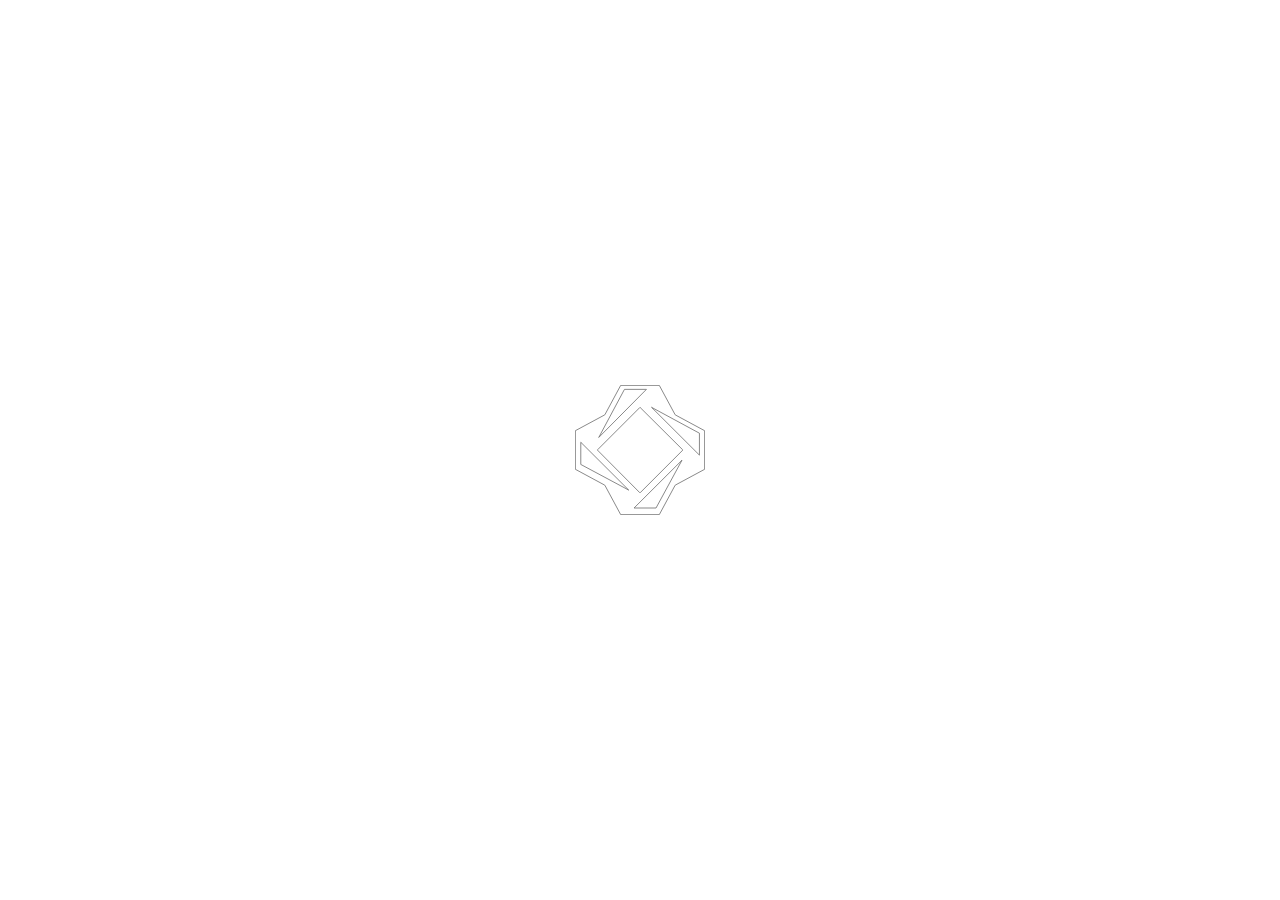
<file: contacts.html>
<!doctype html>
<html lang="en">
<head>
  <meta charset="UTF-8">
  <meta name="viewport" content="width=device-width, initial-scale=1.0">
  <meta http-equiv="X-UA-Compatible" content="ie=edge">
  <title>Контакты</title>
  <link rel="stylesheet" href="./css/style.min.css">
</head>
<body>

<style>
  .preloader {
    background-color: #ffffff;
    width: 100vw;
    z-index: 20000;
    height: 100vh;
    height: calc(var(--vh, 1vh) * 100);
    position: fixed;
    display: flex;
    justify-content: center;
    align-items: center;

  }

  .preloader__icon {
    width: 130px;
    height: 130px;
    fill: none;
    stroke-dasharray: 1000;
    stroke-dashoffset: 1000;
    animation: dash 6s linear 3s forwards infinite alternate;
  }
</style>
<div class="preloader">
  <svg class="preloader__icon">
    <use xlink:href="./img/sprite.svg#icon-logo-company"></use>
  </svg>
</div>

<header class="header">
  <div class="container--header container--header--main">

    <div class="header__wrapper">

      <button class="c-nav-button js-nav-toggle" type="button">
        <div class="c-nav-button_wrap">
          <div class="c-nav-button_icon">
            <span class="c-nav-button_line"></span>
            <span class="c-nav-button_line"></span>
            <span class="c-nav-button_line"></span>
          </div>
        </div>
      </button>
      <a class="header__logo" href="">
        <svg class="header__logo-icon" viewBox="0 0 36 36" fill="none" xmlns="http://www.w3.org/2000/svg">
          <g clip-path="url(#clip0)">
            <path d="M29.684 17.9667L17.9667 29.684L6.32028 17.9667L17.9667 6.32028L29.684 17.9667ZM27.7666 8.16666L23.3637 0H12.5696L8.16666 8.16666L0 12.5696V23.3637L8.16666 27.7666L12.5696 35.9333H23.3637L27.7666 27.7666L35.9333 23.3637V12.5696L27.7666 8.16666Z" fill="#ED1C24"></path>
            <path d="M20.4522 6.32031L34.087 13.7058V19.9551L20.4522 6.32031ZM22.2986 34.158H16.0493L29.6841 20.5232L22.2986 34.158ZM1.77539 22.2986V15.9783L15.4102 29.613L1.77539 22.2986ZM13.6348 1.77539H19.8841L6.32031 15.4812L13.6348 1.77539Z" fill="#FFDD00"></path>
          </g>
          <defs>
            <clipPath id="clip0">
              <rect width="35.9333" height="35.9333" fill="white"></rect>
            </clipPath>
          </defs>
        </svg>

        <p class="header__logo-text">Кировский<br> завод</p>
      </a>
    </div>


  </div>
</header>

<nav class="nav">
  <div class="nav_background"></div>


  <div class="nav_list-wrap">
    <article class="nav_list-scroll">
      <div class="nav_list-left scrollbar-inner">
        <div class="nav_list-content">


          <div class="js-search-button">
            <div class="js-search-text">Поиск</div>
          </div>
          <ul class="nav_list">
            <li class="nav_item -dropdown js-dropdown">
              <div class="nav_link js-nav-link js-dropdown-toggle">
                <span class="nav_link_text">Компания</span>
                <svg class="nav_link__icon">
                  <use xlink:href="./img/sprite.svg#icon-arrow"></use>
                </svg>

              </div>
              <span class="nav_link_line"></span>
              <div class="nav_dropdown js-dropdown-list">
                <div class="nav_dropdown_wrap">
                  <ul class="nav_dropdown_list">
                    <li class="nav_dropdown_item">
                      <a class="nav_dropdown_link" href="#">Руководство</a>
                    </li>

                    <li class="nav_dropdown_item">
                      <a class="nav_dropdown_link" href="#">История</a>
                    </li>
                    <li class="nav_dropdown_item">
                      <a class="nav_dropdown_link" href="#">Музей</a>
                    </li>
                    <li class="nav_dropdown_item">
                      <a class="nav_dropdown_link" href="#">Производственная система</a>
                    </li>
                    <li class="nav_dropdown_item">
                      <a class="nav_dropdown_link" href="#">Охрана труда</a>
                    </li>
                    <li class="nav_dropdown_item">
                      <a class="nav_dropdown_link" href="#">Профсоюз</a>
                    </li>
                    <li class="nav_dropdown_item">
                      <a class="nav_dropdown_link" href="#">Реквизиты</a>
                    </li>
                  </ul>
                </div>
              </div>
            </li>
            <li class="nav_item -dropdown js-dropdown">
              <div class="nav_link js-nav-link js-dropdown-toggle">
                <span class="nav_link_text">Дочерние предприятия</span>
                <svg class="nav_link__icon">
                  <use xlink:href="./img/sprite.svg#icon-arrow"></use>
                </svg>

              </div>
              <span class="nav_link_line"></span>
              <div class="nav_dropdown js-dropdown-list">
                <div class="nav_dropdown_wrap">
                  <ul class="nav_dropdown_list">
                    <li class="nav_dropdown_item">
                      <a class="nav_dropdown_link" href="#">Петербургский тракторный завод завод «Петросталь»</a>
                    </li>

                    <li class="nav_dropdown_item">
                      <a class="nav_dropdown_link" href="#">Завод буровых технологий</a>
                    </li>
                    <li class="nav_dropdown_item">
                      <a class="nav_dropdown_link" href="#">Кировский завод Газовые технологии</a>
                    </li>
                    <li class="nav_dropdown_item">
                      <a class="nav_dropdown_link" href="#">Энергетический комплекс</a>
                    </li>
                    <li class="nav_dropdown_item">
                      <a class="nav_dropdown_link" href="#">Тетрамет</a>
                    </li>
                    <li class="nav_dropdown_item">
                      <a class="nav_dropdown_link" href="#">Локомотив</a>
                    </li>
                    <li class="nav_dropdown_item">
                      <a class="nav_dropdown_link" href="#"> Проектно-конструкторское бюро «Автоматика»</a>
                    </li>

                    <li class="nav_dropdown_item">
                      <a class="nav_dropdown_link" href="#"> Центр метрологии, испытаний и охраны труда</a>
                    </li>

                    <li class="nav_dropdown_item">
                      <a class="nav_dropdown_link" href="#"> Предприятия социальной сферы</a>
                    </li>
                  </ul>
                </div>
              </div>
            </li>


            <li class="nav_item">
              <a class="nav_link js-nav-link" href="#">
                <span class="nav_link_text">Корпоративный университет</span>
                <span class="nav_link_line"></span>
              </a>
            </li>

            <li class="nav_item">
              <a class="nav_link js-nav-link" href="#">
                <span class="nav_link_text">Вакансии</span>
                <span class="nav_link_line"></span>
              </a>
            </li>

            <li class="nav_item -dropdown js-dropdown">


              <div class="nav_link js-nav-link js-dropdown-toggle">
                <span class="nav_link_text">Пресс-Центр</span>
                <svg class="nav_link__icon">
                  <use xlink:href="./img/sprite.svg#icon-arrow"></use>
                </svg>
              </div>
              <div class="nav_dropdown js-dropdown-list">
                <div class="nav_dropdown_wrap">
                  <ul class="nav_dropdown_list">
                    <li class="nav_dropdown_item">
                      <a class="nav_dropdown_link" href="#">Новости</a>
                    </li>
                    <li class="nav_dropdown_item">
                      <a class="nav_dropdown_link" href="#">Видеогалерея</a>
                    </li>
                    <li class="nav_dropdown_item">
                      <a class="nav_dropdown_link" href="#">Пресса о нас</a>
                    </li>
                    <li class="nav_dropdown_item">
                      <a class="nav_dropdown_link" href="#">Фотогалерея</a>
                    </li>
                    <li class="nav_dropdown_item">
                      <a class="nav_dropdown_link" href="#">Контакты</a>
                    </li>
                  </ul>
                </div>
              </div>
            </li>

            <li class="nav_item -dropdown js-dropdown">


              <div class="nav_link js-nav-link js-dropdown-toggle">
                <span class="nav_link_text">Акционерам и инвесторам</span>
                <svg class="nav_link__icon">
                  <use xlink:href="./img/sprite.svg#icon-arrow"></use>
                </svg>
              </div>
              <div class="nav_dropdown js-dropdown-list">
                <div class="nav_dropdown_wrap">
                  <ul class="nav_dropdown_list">
                    <li class="nav_dropdown_item">
                      <a class="nav_dropdown_link" href="#">Информация, подлежащая раскрытию</a>
                    </li>
                    <li class="nav_dropdown_item">
                      <a class="nav_dropdown_link" href="#">Раскрытие информации дочерними обществами</a>
                    </li>


                  </ul>
                </div>
              </div>
            </li>


            <li class="nav_item">
              <a class="nav_link js-nav-link" href="#">
                <span class="nav_link_text">Продажа активов</span>
                <span class="nav_link_line"></span>
              </a>
            </li>
            <li class="nav_item">
              <a class="nav_link js-nav-link" href="#">
                <span class="nav_link_text">Тендеры</span>
                <span class="nav_link_line"></span>
              </a>
            </li>
            <li class="nav_item">
              <a class="nav_link js-nav-link" href="#">
                <span class="nav_link_text">Аренда помещений	</span>
                <span class="nav_link_line"></span>
              </a>
            </li>
            <li class="nav_item">
              <a class="nav_link js-nav-link" href="#">
                <span class="nav_link_text">Контакты</span>
                <span class="nav_link_line"></span>
              </a>
            </li>


            <li class="nav_item">
              <a class="nav_link nav_link--policy js-nav-link" href="#">
                <span class="nav_link_text">Использование сайта</span>
                <span class="nav_link_line"></span>
              </a>
            </li>
          </ul>


          <div class="nav_lang nav_lang--mobile">
            <div class="nav_lang-wrap">
              <ul class="nav_lang-list">
                <li class="nav_lang-item">
                  <a class="nav_lang-link" href="">En</a>
                </li>
                <li class="nav_lang-item">
                  <a class="nav_lang-link" href="">Ru</a>
                </li>
                <li class="nav_lang-item">
                  <a class="nav_lang-link" href="">De</a>
                </li>

              </ul>
            </div>

          </div>
        </div>
      </div>
    </article>


  </div>
  <div class="nav_search">
    <article class="search-wrap">
      <div class="search">
        <input class="search_input o-input -search js-search-input" type="text" placeholder="Поиск" value="">
        <div class="search_results js-search-results"></div>
      </div>
    </article>
  </div>
  <aside class="nav_aside">
    <ul class="nav_social">
      <li class="nav_social_item">
        <a class="nav_social_link" href="#" target="_blank">


          <svg class="nav_social_icon">
            <use xlink:href="./img/sprite.svg#icon-fb"></use>
          </svg>
        </a>
      </li>
      <li class="nav_social_item">
        <a class="nav_social_link" href="#" target="_blank">
          <svg class="nav_social_icon">
            <use xlink:href="./img/sprite.svg#icon-vk"></use>
          </svg>

        </a>
      </li>
      <li class="nav_social_item">
        <a class="nav_social_link" href="#" target="_blank">
          <svg class="nav_social_icon">
            <use xlink:href="./img/sprite.svg#icon-youtube"></use>
          </svg>

        </a>
      </li>
      <li class="nav_social_item">
        <a class="nav_social_link" href="#" target="_blank">

          <svg class="nav_social_icon">
            <use xlink:href="./img/sprite.svg#icon-inst"></use>
          </svg>
        </a>
      </li>
    </ul>
    <div class="nav_lang nav_lang--desktop">
      <div class="nav_lang-wrap">
        <ul class="nav_lang-list">
          <li class="nav_lang-item">
            <a class="nav_lang-link" href="">Ru</a>
          </li>
          <li class="nav_lang-item">
            <a class="nav_lang-link" href="">En</a>
          </li>
          <li class="nav_lang-item">
            <a class="nav_lang-link" href="">De</a>
          </li>

        </ul>
      </div>

    </div>
  </aside>
</nav>

<div class="scroll">
  <section class="main parallax__item">
    <div class="parallax__img-wrap">
      <div class="parallax__img" data-speed="-40">
        <div class="parallax__img--inner" style="
						background: linear-gradient(65.95deg, #0F0F0F 0.6%, #000000 0.6%, rgba(0, 0, 0, 0) 42.86%), linear-gradient(0deg, rgba(0, 0, 0, 0.43), rgba(0, 0, 0, 0.43)),  url(./img/contacts/bg-contacts.png);
						background-blend-mode: multiply, normal, normal;
						background-position: center;
						background-size: cover;
						background-repeat: no-repeat;">

        </div>
        <!-- <video loop="" class="parallax__img-video" playsinline="" muted="">
            <source src="./video/video-main.mp4" type="video/mp4">
      </video> -->
      </div>
    </div>

    <div class="container">
      <div class="main__wrapper">
        <h1 class="main__title main__title--about">
          <div class="title--inner-main">Контакты</div>
        </h1>
      </div>
    </div>

    <!-- <div class="button__video-controls-wrap">
        <button class="button__video-controls button__video-controls--play"></button>

    </div> -->
  </section>
  <div class="contacts-container two-screen">
    <nav id="barba-wrapper" class="contacts-navigation">
      <ul class="contacts-navigation-list barba-container">
        <li onclick="toggleDropDown()" id="contacts" class="contacts-navigation-list__item active">
          <a href="#">Контакты</a>
          <svg id="arrow" class="contacts-navigation-list__item-arrow" width="14" height="9" viewBox="0 0 14 9" fill="none" xmlns="http://www.w3.org/2000/svg">
            <path d="M1 1L7 8L13 1" stroke="#C30215"></path>
          </svg>
        </li>
        <li class="contacts-navigation-list__item"><a href="contacts_form.html">Обратная связь</a></li>
        <li class="contacts-navigation-list__item"><a href="contacts_hotline.html">Горячая линия</a></li>
        <li class="contacts-navigation-list__item"><a href="contacts_recvizity.html">Реквизиты</a></li>
      </ul>
    </nav>
    <nav id="menu-container" class="contacts-menu-container">
      <ul class="contacts-menu__nav-list">
        <li class="contacts-menu__nav-item" data-name="contacts-main" onclick="closeMenu()">
          <a href="#contacts-main">Контакты</a>
        </li>
        <li class="contacts-menu__nav-item" data-name="management" onclick="closeMenu()">
          <a href="#management">Руководство</a>
        </li>
        <li class="contacts-menu__nav-item" data-name="press-center" onclick="closeMenu()">
          <a href="#press-center">Пресс-центр</a>
        </li>
        <li class="contacts-menu__nav-item" data-name="group" onclick="closeMenu()">
          <a href="#group">Дочерние компании</a>
        </li>
        <li class="contacts-menu__nav-item" data-name="employment" onclick="closeMenu()">
          <a href="#employment">Трудоустройство</a>
        </li>
        <li class="contacts-menu__nav-item" data-name="rent" onclick="closeMenu()">
          <a href="#rent">Аренда</a>
        </li>
        <li class="contacts-menu__nav-item" data-name="museum" onclick="closeMenu()">
          <a href="#museum">Музей</a>
        </li>
      </ul>
    </nav>

    <main class="contacts__content-container">

      <section class="contacts-info-container contacts-info__contacts-container contacts_tabs tab_contacts-main">
        <div class="contacts-mobile_container">
          <div class="contacts-info__text-wrapper">
            <article class="contacts__contacts-info">
              <h2 class="contacts__contacts-info__title">Телефон/Факс:</h2>
              <address class="contacts__contacts-info__paragraph">
                <a href="tel:+7 (812) 702-01-24">+7 (812) 702-01-24</a>
              </address>
            </article>
            <article class="contacts__contacts-info">
              <h2 class="contacts__contacts-info__title">E-mail:</h2>
              <address class="contacts__contacts-info__paragraph">
                <a href="mailto:info@kzgroup.ru">info@kzgroup.ru</a>
              </address>
            </article>
            <article class="contacts__contacts-info">
              <h2 class="contacts__contacts-info__title">Адрес:</h2>
              <address class="contacts__contacts-info__paragraph">
                <a href="https://yandex.ru/maps/-/CCQtYVvd~A" target="_blank">198097 Россия, Санкт-Петербург, пр. Стачек,
                  д. 47</a>
              </address>
            </article>
          </div>
        </div>
        <div class="contacts-map">
          <div style="position:relative;overflow:hidden;">
            <div id="yamap"></div>
          </div>
        </div>
      </section>

      <section class="contacts-info-container contacts-info__contacts-container contacts_tabs tab_management">
        <div class="contacts-mobile_container">
          <h2 class="contacts__contacts-info__main">Руководство</h2>
          <article class="contacts-info-content">
            <h3 class="contacts-info-content-title"> Канцелярия - отдел документационного обеспечения (по вопросам
              отправки корреспонденции)</h3>
            <address class="contacts-info-content-address">
              Тел./Факс:
              <a href="tel:+7(812)7020202">+7 (812) 702-02-02</a>
            </address>
          </article>
          <article class="contacts-info-content">
            <h3 class="contacts-info-content-title">Помощники генерального директора</h3>
            <address class="contacts-info-contacts">
              <p class="contacts-info-content-address">
                <span>Дроздов Алексей Владимирович</span>
                Тел.:
                <a href="tel:+7(812)7020392">+7 (812) 702-03-92</a>
              </p>
              <p class="contacts-info-content-address">
                <span>Туринская Юлия Александровна</span>
                Тел.:
                <a href="tel:+7(812)3365495">+7 (812) 336-54-95</a>
              </p>
            </address>
          </article>
          <article class="contacts-info-content">
            <h3 class="contacts-info-content-title">Финансовый директор</h3>
            <address class="contacts-info-contacts">
              <p class="contacts-info-content-address">
                <span>Горячих Григорий Юрьевич</span>
                Тел.:
                <a href="tel:+7(812)3203801">+7 (812) 320-38-01</a>
              </p>
            </address>
          </article>
          <article class="contacts-info-content">
            <h3 class="contacts-info-content-title">Директор по управлению активами</h3>
            <address class="contacts-info-contacts">
              <p class="contacts-info-content-address">
                <span>Селиверстов Борис Львович</span>
                Тел.:
                <a href="tel:+7(812)3290251">+7 (812) 329-02-51</a>
              </p>
            </address>
          </article>
          <article class="contacts-info-content">
            <h3 class="contacts-info-content-title">Директор по связям с общественностью и административным вопросам</h3>
            <address class="contacts-info-contacts">
              <p class="contacts-info-content-address">
                <span>Ключникова Екатерина Николаевна</span>
                Тел.:
                <a href="tel:+7(812)7020217">+7 (812) 702-02-17</a>
              </p>
            </address>
          </article>
          <article class="contacts-info-content">
            <h3 class="contacts-info-content-title">Директор по правовым вопросам</h3>
            <address class="contacts-info-contacts">
              <p class="contacts-info-content-address">
                <span>Дерябин Сергей Андреевич</span>
                Тел./факс:
                <a href="tel:+7(812)4484515">+7 (812) 448-45-15</a>
              </p>
            </address>
          </article>
          <article class="contacts-info-content">
            <h3 class="contacts-info-content-title">Директор по персоналу</h3>
            <address class="contacts-info-contacts">
              <p class="contacts-info-content-address">
                <span>Пласковицкая Елена Александровна</span>
                Тел./факс:
                <a href="tel:+7(812)7020222">+7 (812) 702-02-22</a>
              </p>
            </address>
          </article>
          <article class="contacts-info-content">
            <h3 class="contacts-info-content-title">Директор по информационным технологиям</h3>
            <address class="contacts-info-contacts">
              <p class="contacts-info-content-address">
                <span>Привалов Роман Петрович</span>
                Тел.:
                <a href="tel:+7(812)4484513">+7 (812) 448-45-13</a>
              </p>
            </address>
          </article>
          <article class="contacts-info-content">
            <h3 class="contacts-info-content-title">Директор по производственной системе и качеству</h3>
            <address class="contacts-info-contacts">
              <p class="contacts-info-content-address">
                <span>Крылова Ольга Владимировна</span>
                Тел.:
                <a href="tel:+7(812)7020562">+7 (812) 702-05-62</a>
              </p>
            </address>
          </article>
          <article class="contacts-info-content">
            <h3 class="contacts-info-content-title">Директор по развитию</h3>
            <address class="contacts-info-contacts">
              <p class="contacts-info-content-address">
                <span>Поставнин Михаил Юрьевич</span>
                Тел./факс:
                <a href="tel:+7(812)3634602">+7 (812) 363-46-02</a>
              </p>
            </address>
          </article>
          <article class="contacts-info-content">
            <h3 class="contacts-info-content-title">Директор по международной стратегии и развитию бизнеса</h3>
            <address class="contacts-info-contacts">
              <p class="contacts-info-content-address">
                <span>Бохов Альбрехт Гюнтер</span>
                Тел.:
                <a href="tel:+7(812)7020598">+7 (812) 702-05-98</a>
              </p>
            </address>
          </article>
          <article class="contacts-info-content">
            <h3 class="contacts-info-content-title">Заместитель генерального директора</h3>
            <address class="contacts-info-contacts">
              <p class="contacts-info-content-address">
                <span>Тихоненко Михаил Андреевич</span>
                Тел.:
                <a href="tel:+7(812)7020582">+7 (812) 702-05-82</a>
              </p>
            </address>
          </article>
          <article class="contacts-info-content">
            <h3 class="contacts-info-content-title">Заместитель генерального директора по специальной технике</h3>
            <address class="contacts-info-contacts">
              <p class="contacts-info-content-address">
                <span>Кравченко Алексей Вадимович</span>
                Тел.:
                <a href="tel:+7(812)3290279">+7 (812) 329-02-79</a>
              </p>
            </address>
          </article>
          <article class="contacts-info-content">
            <h3 class="contacts-info-content-title">Директор по инновациям</h3>
            <address class="contacts-info-contacts">
              <p class="contacts-info-content-address">
                <span>Бочтарев Олег Владимирович</span>
                Тел.:
                <a href="tel:+7(812)7020598">+7 (812) 702-05-98</a>
              </p>
            </address>
          </article>
          <article class="contacts-info-content">
            <h3 class="contacts-info-content-title">Директор центра перспективных разработок</h3>
            <address class="contacts-info-contacts">
              <p class="contacts-info-content-address">
                <span>Горелов Алексей Владимирович</span>
                Тел.:
                <a href="tel:+7(812)6453627">+7 (812) 645-36-27</a>
              </p>
            </address>
          </article>
          <article class="contacts-info-content">
            <h3 class="contacts-info-content-title">Заместитель генерального директора</h3>
            <address class="contacts-info-contacts">
              <p class="contacts-info-content-address">
                <span>Садков Алексей Борисович</span>
                Тел.:
                <a href="tel:+7(812)3310800">+7 (812) 331-08-00</a>
              </p>
            </address>
          </article>
          <article class="contacts-info-content">
            <h3 class="contacts-info-content-title">Заместитель генерального директора по турбинному оборудованию</h3>
            <address class="contacts-info-contacts">
              <p class="contacts-info-content-address">
                <span>Рябинин Алексей Валентинович</span>
                Тел.:
                <a href="tel:+7(812)3634602">+7 (812) 363-46-02</a>
              </p>
            </address>
          </article>
          <article class="contacts-info-content">
            <h3 class="contacts-info-content-title">Заместитель генерального директора по безопасности – начальник
              управления по безопасности</h3>
            <address class="contacts-info-contacts">
              <p class="contacts-info-content-address">
                <span>Дятчин Руслан Валентинович</span>
                Тел.:
                <a href="tel:+7(812)3484523">+7 (812) 348-45-23</a>
              </p>
            </address>
          </article>
        </div>

      </section>

      <section class="contacts-info-container contacts-info__contacts-container contacts_tabs tab_press-center">
        <div class="contacts-mobile_container">
          <h2 class="contacts__contacts-info__main">Пресс-центр</h2>
          <article class="contacts__contacts-info__pressc">
          <h3>Директор по связям с общественностью и административным вопросам</h3>
          <address>
            <p>Ключникова Екатерина Николаевна</p>
            <div class="contacts__contacts-info">
              <h2 class="contacts__contacts-info__title">Телефон/Факс:</h2>
              <address class="contacts__contacts-info__paragraph">
                <a href="tel:+7(812)7020124">+7 (812) 702-01-24</a>
              </address>
            </div>
            <div class="contacts__contacts-info">
              <h2 class="contacts__contacts-info__title">E-mail:</h2>
              <address class="contacts__contacts-info__paragraph">
                <a href="mailto:pr@kzgroup.ru">pr@kzgroup.ru</a>
                <br>
                <a href="mailto:Ekaterina.Klyuchnikova@kzgroup.ru">Ekaterina.Klyuchnikova@kzgroup.ru</a>
              </address>
            </div>
          </address>
        </article>
        </div>
      </section>

      <section class="contacts-info-container contacts-info__contacts-container contacts_tabs tab_group">
        <div class="contacts-mobile_container">
          <h2 class="contacts__contacts-info__main">Дочерние компании</h2>
          <div class="contacts__accordion-container">
            <section id="accordion" class="accordion">
            <article class="accordion-item">
              <h3 class="accordion-item-header">
                АО «Петербургский тракторный завод»
              </h3>
              <div class="accordion-item-content">
                <p>
                  Lorem ipsum dolor sit amet, consectetur adipisicing elit. Assumenda autem consequatur iure minus molestiae pariatur rem, tempore temporibus? Amet aut consectetur id nostrum officiis, pariatur quos rem reprehenderit similique soluta!
                </p>
                <br>
                <p>
                  Lorem ipsum dolor sit amet consectetur adipisicing elit. A rerum esse fugit nemo obcaecati tenetur animi? Consectetur animi aliquam quas voluptas non! Error, illum laboriosam inventore illo consectetur repellat necessitatibus.
                </p>

              </div>
            </article>

            <article class="accordion-item show">
              <h3 class="accordion-item-header">
                АО «Завод «Киров-Энергомаш»
              </h3>
              <div class="accordion-item-content">
                <div class="contacts_group_container">
                  <article class="contacts_group_contacts">
                    <h4 class="contacts_group_title">Директор АО «Завод «Киров-Энергомаш» – Бухарин Олег
                      Владимирович</h4>
                  </article>
                  <article class="contacts_group_contacts">
                    <h4 class="contacts_group_title">Заместитель директора по операционной деятельности АО «Завод
                      «Киров-Энергомаш» – Садков Алексей Борисович</h4>
                  </article>
                  <article class="contacts_group_contacts">
                    <h4 class="contacts_group_title">Приемная директора:</h4>
                    <address class="contacts_group_address">
                      Тел.:
                      <a class="contacts_group_link" href="tel:+7 (812) 702-05-82">+7 (812) 702-05-82</a>
                    </address>
                  </article>
                  <article class="contacts_group_contacts">
                    <h4 class="contacts_group_title">Канцелярия:</h4>
                    <address class="contacts_group_address">
                      Тел.:
                      <a class="contacts_group_link" href="tel:+7 (812) 331-65-34">+7 (812) 331-65-34</a>
                    </address>
                  </article>
                  <article class="contacts_group_contacts">
                    <h4 class="contacts_group_title">Сервис:</h4>
                    <address class="contacts_group_address">
                      Тел.:
                      <a class="contacts_group_link" href="tel:+7 (812) 302-60-83">+7 (812) 302-60-83</a>
                    </address>
                  </article>
                  <article class="contacts_group_contacts">
                    <h4 class="contacts_group_title">Адрес:</h4>
                    <address class="contacts_group_address">
                      198097, Санкт-Петербург, пр. Стачек, д. 47, лит. И, пом. 2-Н, каб. 401
                    </address>
                  </article>
                  <article class="contacts_group_contacts">
                    <h4 class="contacts_group_title">E-mail для заявок:</h4>
                    <address class="contacts_group_address">
                      <a class="contacts_group_link" href="mailto:energomash@kzgroup.ru">energomash@kzgroup.ru</a>
                    </address>
                  </article>
                  <article class="contacts_group_contacts">
                    <h4 class="contacts_group_title">Сайт:</h4>
                    <address class="contacts_group_address">
                      <a class="contacts_group_link" href="https://www.kz-energo.spb.ru" target="_blank">kz-energo.spb.ru</a>
                    </address>
                  </article>
                </div>
              </div>
            </article>

            <article class="accordion-item">
              <h3 class="accordion-item-header">
                АО «Металлургический завод «Петросталь»
              </h3>
              <div class="accordion-item-content">
                <p>
                  Lorem ipsum dolor sit amet consectetur adipisicing elit. A rerum esse fugit nemo obcaecati tenetur animi? Consectetur animi aliquam quas voluptas non! Error, illum laboriosam inventore illo consectetur repellat necessitatibus.
                </p>
                <p>
                  Lorem ipsum dolor sit amet consectetur adipisicing elit. A rerum esse fugit nemo obcaecati tenetur animi? Consectetur animi aliquam quas voluptas non! Error, illum laboriosam inventore illo consectetur repellat necessitatibus.
                </p>
              </div>
            </article>

            <article class="accordion-item">
              <h3 class="accordion-item-header">
                ООО «Объединенные заводы буровой техники им. В. В. Воровского»
              </h3>
              <div class="accordion-item-content">
                <p>
                  Lorem ipsum dolor sit amet consectetur adipisicing elit. A rerum esse fugit nemo obcaecati tenetur animi? Consectetur animi aliquam quas voluptas non! Error, illum laboriosam inventore illo consectetur repellat necessitatibus.
                </p>
                <br>
                <p>
                  Lorem ipsum dolor sit amet consectetur adipisicing elit. A rerum esse fugit nemo obcaecati tenetur animi? Consectetur animi aliquam quas voluptas non! Error, illum laboriosam inventore illo consectetur repellat necessitatibus.
                </p>
              </div>
            </article>

            <article class="accordion-item">
              <h3 class="accordion-item-header">
                ООО «Кировский завод Газовые Технологии»
              </h3>
              <div class="accordion-item-content">
                <p>
                  Lorem ipsum dolor sit amet consectetur adipisicing elit. A rerum esse fugit nemo obcaecati tenetur animi? Consectetur animi aliquam quas voluptas non! Error, illum laboriosam inventore illo consectetur repellat necessitatibus.
                </p>
                <br>
                <p>
                  Lorem ipsum dolor sit amet consectetur adipisicing elit. A rerum esse fugit nemo obcaecati tenetur animi? Consectetur animi aliquam quas voluptas non! Error, illum laboriosam inventore illo consectetur repellat necessitatibus.
                </p>
              </div>
            </article>

            <article class="accordion-item">
              <h3 class="accordion-item-header">
                Энергетический комплекс
              </h3>
              <div class="accordion-item-content">
                <p>
                  Lorem ipsum dolor sit amet consectetur adipisicing elit. A rerum esse fugit nemo obcaecati tenetur animi? Consectetur animi aliquam quas voluptas non! Error, illum laboriosam inventore illo consectetur repellat necessitatibus.
                </p>
                <br>
                <p>
                  Lorem ipsum dolor sit amet consectetur adipisicing elit. A rerum esse fugit nemo obcaecati tenetur animi? Consectetur animi aliquam quas voluptas non! Error, illum laboriosam inventore illo consectetur repellat necessitatibus.
                </p>
              </div>
            </article>

            <article class="accordion-item">
              <h3 class="accordion-item-header">
                АО «Тетрамет»
              </h3>
              <div class="accordion-item-content">
                <p>
                  Lorem ipsum dolor sit amet consectetur adipisicing elit. A rerum esse fugit nemo obcaecati tenetur animi? Consectetur animi aliquam quas voluptas non! Error, illum laboriosam inventore illo consectetur repellat necessitatibus.
                </p>
                <br>
                <p>
                  Lorem ipsum dolor sit amet consectetur adipisicing elit. A rerum esse fugit nemo obcaecati tenetur animi? Consectetur animi aliquam quas voluptas non! Error, illum laboriosam inventore illo consectetur repellat necessitatibus.
                </p>
              </div>
            </article>

            <article class="accordion-item">
              <h3 class="accordion-item-header">
                АО «Локомотив»
              </h3>
              <div class="accordion-item-content">
                <p>
                  Lorem ipsum dolor sit amet consectetur adipisicing elit. A rerum esse fugit nemo obcaecati tenetur animi? Consectetur animi aliquam quas voluptas non! Error, illum laboriosam inventore illo consectetur repellat necessitatibus.
                </p>
                <br>
                <p>
                  Lorem ipsum dolor sit amet consectetur adipisicing elit. A rerum esse fugit nemo obcaecati tenetur animi? Consectetur animi aliquam quas voluptas non! Error, illum laboriosam inventore illo consectetur repellat necessitatibus.
                </p>
              </div>
            </article>

            <article class="accordion-item">
              <h3 class="accordion-item-header">
                АО «Проектно-конструкторское бюро «Автоматика»
              </h3>
              <div class="accordion-item-content">
                <p>
                  Lorem ipsum dolor sit amet consectetur adipisicing elit. A rerum esse fugit nemo obcaecati tenetur animi? Consectetur animi aliquam quas voluptas non! Error, illum laboriosam inventore illo consectetur repellat necessitatibus.
                </p>
                <br>
                <p>
                  Lorem ipsum dolor sit amet consectetur adipisicing elit. A rerum esse fugit nemo obcaecati tenetur animi? Consectetur animi aliquam quas voluptas non! Error, illum laboriosam inventore illo consectetur repellat necessitatibus.
                </p>
              </div>
            </article>

            <article class="accordion-item">
              <h3 class="accordion-item-header">
                ООО «Кассиопея»
              </h3>
              <div class="accordion-item-content">
                <p>
                  Lorem ipsum dolor sit amet consectetur adipisicing elit. A rerum esse fugit nemo obcaecati tenetur animi? Consectetur animi aliquam quas voluptas non! Error, illum laboriosam inventore illo consectetur repellat necessitatibus.
                </p>
                <br>
                <p>
                  Lorem ipsum dolor sit amet consectetur adipisicing elit. A rerum esse fugit nemo obcaecati tenetur animi? Consectetur animi aliquam quas voluptas non! Error, illum laboriosam inventore illo consectetur repellat necessitatibus.
                </p>
              </div>
            </article>

            <article class="accordion-item">
              <h3 class="accordion-item-header">
                Бизнес-центр «Шереметев»
              </h3>
              <div class="accordion-item-content">
                <p>
                  Lorem ipsum dolor sit amet consectetur adipisicing elit. A rerum esse fugit nemo obcaecati tenetur animi? Consectetur animi aliquam quas voluptas non! Error, illum laboriosam inventore illo consectetur repellat necessitatibus.
                </p>
                <br>
                <p>
                  Lorem ipsum dolor sit amet consectetur adipisicing elit. A rerum esse fugit nemo obcaecati tenetur animi? Consectetur animi aliquam quas voluptas non! Error, illum laboriosam inventore illo consectetur repellat necessitatibus.
                </p>
              </div>
            </article>

            <article class="accordion-item">
              <h3 class="accordion-item-header">
                Предприятия социальной сферы
              </h3>
              <div class="accordion-item-content">
                <p>
                  Lorem ipsum dolor sit amet consectetur adipisicing elit. A rerum esse fugit nemo obcaecati tenetur animi? Consectetur animi aliquam quas voluptas non! Error, illum laboriosam inventore illo consectetur repellat necessitatibus.
                </p>
                <br>
                <p>
                  Lorem ipsum dolor sit amet consectetur adipisicing elit. A rerum esse fugit nemo obcaecati tenetur animi? Consectetur animi aliquam quas voluptas non! Error, illum laboriosam inventore illo consectetur repellat necessitatibus.
                </p>
              </div>
            </article>

          </section>
          </div>
        </div>
      </section>

      <section class="contacts-info-container contacts-info__contacts-container contacts_tabs tab_employment">
        <div class="contacts-mobile_container">
          <h2 class="contacts__contacts-info__main">Трудоустройство</h2>
          <article class="contacts__contacts-info__pressc">
            <h3>Директор по персоналу</h3>
            <address>
              <p>Пласковицкая Елена Александровна</p>
              <div class="contacts__contacts-info">
                <h2 class="contacts__contacts-info__title">E-mail:</h2>
                <address class="contacts__contacts-info__paragraph">
                  <a href="mailto:hr@kzgroup.ru">hr@kzgroup.ru</a>
                </address>
              </div>
            </address>
          </article>
          <article class="contacts__contacts-info__pressc">
            <h3>По вопросам трудоустройства обращаться:</h3>
            <address>
              <div class="contacts__contacts-info">
                <h2 class="contacts__contacts-info__title">Адрес:</h2>
                <address class="contacts__contacts-info__paragraph">
                  198097, г. Санкт-Петербург,<br>
                  станция метро «Кировский завод»,<br>
                  пр. Стачек, д.47 Ш.<br>
                  <br>
                  Вход в дирекцию по персоналу справа от центральных ворот
                </address>
              </div>
              <div class="contacts__contacts-info">
                <h2 class="contacts__contacts-info__title">Телефон:</h2>
                <address class="contacts__contacts-info__paragraph">
                  <a href="tel:+7(812)7020202">+7 (812) 702-02-02</a>
                </address>
              </div>
              <div class="contacts__contacts-info">
                <h2 class="contacts__contacts-info__title">Часы работы:</h2>
                <address class="contacts__contacts-info__paragraph">
                  с 08:15 до 17:00 (обед с 12:00 до 13:00)
                </address>
              </div>
            </address>
          </article>
        </div>
      </section>

      <section class="contacts-info-container contacts-info__contacts-container contacts_tabs tab_rent">
        <div class="contacts-mobile_container">
          <h2 class="contacts__contacts-info__main">Аренда</h2>
          <article class="contacts__contacts-info__pressc">
            <h3>Директор по управлению активами</h3>
            <address>
              <p>Селиверстов Борис Львович</p>
              <div class="contacts__contacts-info">
                <h2 class="contacts__contacts-info__title">Телефон:</h2>
                <address class="contacts__contacts-info__paragraph">
                  <a href="tel:+7 (812) 329-02-51">+7 (812) 329-02-51</a>
                </address>
              </div>
              <div class="contacts__contacts-info">
                <h2 class="contacts__contacts-info__title">E-mail:</h2>
                <address class="contacts__contacts-info__paragraph">
                  <a href="mailto:arenda@kzgroup.ru">arenda@kzgroup.ru</a>
                </address>
              </div>
            </address>
          </article>
          <article class="contacts__contacts-info__pressc">
            <h3>По вопросам аренды помещений можно обращаться в Дирекцию по управлению активами</h3>
            <address>
              <div class="contacts__contacts-info">
                <h2 class="contacts__contacts-info__title">Телефон:</h2>
                <address class="contacts__contacts-info__paragraph">
                  <a href="tel:+7 (812) 921-71-64">+7 (812) 921-71-64</a>
                </address>
              </div>
              <div class="contacts__contacts-info">
                <h2 class="contacts__contacts-info__title">E-mail:</h2>
                <address class="contacts__contacts-info__paragraph">
                  <a href="mailto:arenda@kzgroup.ru">arenda@kzgroup.ru</a>
                </address>
              </div>
            </address>
          </article>
        </div>
      </section>

      <section class="contacts-info-container contacts-info__contacts-container contacts_tabs tab_museum">
        <div class="contacts-mobile_container">
          <h2 class="contacts__contacts-info__main">Музей</h2>
          <article class="contacts__contacts-info__pressc">
            <h3>Директор музея</h3>
            <address>
              <p>Саврасов Игорь Юрьевич</p>
              <div class="contacts__contacts-info">
                <h2 class="contacts__contacts-info__title">Адрес:</h2>
                <address class="contacts__contacts-info__paragraph">
                  198097, г. Санкт-Петербург, пр. Стачек, пр. Стачек, д. 72, литера «А»<br>
                  (3-й этаж ДКиТ им. И. И. Газа, вход с правого крыла). Метро «Кировский завод»
                </address>
              </div>
              <div class="contacts__contacts-info">
                <h2 class="contacts__contacts-info__title">Часы работы:</h2>
                <div class="contacts__contacts-info__paragraph">
                  Пн – сб с
                  <time>09:00</time>
                  до
                  <time>17:30</time>
                  <br>
                  Выходной день - воскресенье Обед - с
                  <time>14:00</time>
                  до
                  <time>14:30</time>
                </div>
              </div>
            </address>
          </article>
          <article class="contacts__contacts-info__pressc">
            <h3>ЗАПИСЬ НА ЭКСКУРСИЮ</h3>
            <address>
              <div class="contacts__contacts-info">
                <h2 class="contacts__contacts-info__title">Телефон/Факс:</h2>
                <address class="contacts__contacts-info__paragraph">
                  <a href="tel:+7(812)6476468">+7 (812) 647-64-68</a>
                </address>
              </div>
              <div class="contacts__contacts-info">
                <h2 class="contacts__contacts-info__title">E-mail:</h2>
                <address class="contacts__contacts-info__paragraph">
                  <a href="mailto:museum@kzgroup.ru">museum@kzgroup.ru</a>
                </address>
              </div>
            </address>
          </article>
        </div>
      </section>


      <aside class="contacts-sidebar">
        <nav class="contacts-sidebar__nav tabs">
          <ul class="contacts-sidebar__nav-list">
            <li class="contacts-sidebar__nav-item" data-name="contacts-main">
              <a href="#contacts-main">Контакты</a>
            </li>
            <li class="contacts-sidebar__nav-item" data-name="management">
              <a href="#management">Руководство</a>
            </li>
            <li class="contacts-sidebar__nav-item" data-name="press-center">
              <a href="#press-center">Пресс-центр</a>
            </li>
            <li class="contacts-sidebar__nav-item" data-name="group">
              <a href="#group">Дочерние компании</a>
            </li>
            <li class="contacts-sidebar__nav-item" data-name="employment">
              <a href="#employment">Трудоустройство</a>
            </li>
            <li class="contacts-sidebar__nav-item" data-name="rent">
              <a href="#rent">Аренда</a>
            </li>
            <li class="contacts-sidebar__nav-item" data-name="museum">
              <a href="#museum">Музей</a>
            </li>
          </ul>
        </nav>
        <section class="contacts-sidebar__contacts">
          <div class="contacts-social-container">
            <ul class="contacts-social__list">
              <li class="contacts-social__list-item">
                <a class="contacts-social__list-link" href="#fb">
                  <svg class="contacts-social__list-ico" width="9" height="19" viewBox="0 0 9 19" xmlns="http://www.w3.org/2000/svg">
                    <path d="M8.63758 9.4817H5.96809V19H1.92358V9.4817H0V6.13659H1.92358V3.97193C1.92358 2.42396 2.67909 0 6.00409 0L9 0.0121987V3.2592H6.82627C6.46972 3.2592 5.96835 3.43258 5.96835 4.171V6.13971H8.99093L8.63758 9.4817Z"></path>
                  </svg>
                </a>
              </li>
              <li class="contacts-social__list-item">
                <a class="contacts-social__list-link" href="#vk">
                  <svg class="contacts-social__list-ico" width="18" height="10" viewBox="0 0 18 10" xmlns="http://www.w3.org/2000/svg">
                    <path fill-rule="evenodd" clip-rule="evenodd" d="M8.80669 9.95813H9.88262C9.88262 9.95813 10.2076 9.92339 10.3735 9.7492C10.5263 9.58928 10.5214 9.28897 10.5214 9.28897C10.5214 9.28897 10.5004 7.88305 11.1704 7.67602C11.8309 7.47208 12.6791 9.03482 13.5781 9.63569C14.2579 10.0904 14.7745 9.99073 14.7745 9.99073L17.1783 9.95813C17.1783 9.95813 18.4358 9.8827 17.8396 8.91988C17.7907 8.84111 17.4923 8.20764 16.0523 6.90596C14.5451 5.54359 14.7469 5.76395 16.5625 3.40735C17.6683 1.97217 18.1103 1.09597 17.9722 0.720697C17.8405 0.363269 17.0273 0.457743 17.0273 0.457743L14.3207 0.474163C14.3207 0.474163 14.1201 0.44751 13.9713 0.53413C13.8259 0.619085 13.7323 0.817075 13.7323 0.817075C13.7323 0.817075 13.3039 1.92767 12.7326 2.87216C11.5274 4.86515 11.0455 4.97033 10.8486 4.84658C10.3904 4.55817 10.5048 3.68792 10.5048 3.06968C10.5048 1.13833 10.8056 0.333048 9.91903 0.124588C9.62482 0.0553397 9.40831 0.0096499 8.65592 0.00227289C7.6902 -0.00748379 6.87281 0.00512819 6.40999 0.225962C6.10209 0.372789 5.86457 0.699994 6.00923 0.718794C6.1881 0.742114 6.59326 0.825165 6.80805 1.11001C7.0854 1.47744 7.07563 2.30271 7.07563 2.30271C7.07563 2.30271 7.23495 4.57625 6.70346 4.85872C6.33863 5.05243 5.83818 4.65692 4.76372 2.84884C4.21317 1.92267 3.79751 0.898935 3.79751 0.898935C3.79751 0.898935 3.71736 0.707609 3.5744 0.605283C3.40091 0.481301 3.1585 0.4418 3.1585 0.4418L0.586584 0.458218C0.586584 0.458218 0.200492 0.46869 0.0587613 0.632174C-0.0673297 0.777572 0.0487424 1.07836 0.0487424 1.07836C0.0487424 1.07836 2.06229 5.66591 4.34219 7.97776C6.43271 10.0973 8.80669 9.95813 8.80669 9.95813Z"></path>
                  </svg>
                </a>
              </li>
              <li class="contacts-social__list-item">
                <a class="contacts-social__list-link" href="#youtube">
                  <svg class="contacts-social__list-ico" width="19" height="13" viewBox="0 0 19 13" fill="none" xmlns="http://www.w3.org/2000/svg">
                    <path d="M18.2594 1.11596C17.5736 0.323322 16.3073 0 13.8891 0H5.11075C2.63714 0 1.34943 0.344178 0.666165 1.18806C0 2.01084 0 3.22316 0 4.90102V8.09903C0 11.3496 0.7904 13 5.11075 13H13.8891C15.9862 13 17.1483 12.7147 17.9001 12.0152C18.6711 11.2979 19 10.1267 19 8.09903V4.90102C19 3.13157 18.9485 1.91211 18.2594 1.11596ZM12.1981 6.94154L8.21186 8.96699C8.12275 9.01227 8.02529 9.03474 7.92796 9.03474C7.81776 9.03474 7.70781 9.0059 7.61042 8.94858C7.42704 8.84054 7.31506 8.6473 7.31506 8.43886V4.40097C7.31506 4.19288 7.42673 3.99982 7.60975 3.89173C7.79282 3.78364 8.02051 3.77625 8.21045 3.87218L12.1967 5.88458C12.3995 5.98695 12.5268 6.1905 12.5271 6.41258C12.5274 6.63485 12.4006 6.8387 12.1981 6.94154Z"></path>
                  </svg>
                </a>
              </li>
              <li class="contacts-social__list-item">
                <a class="contacts-social__list-link" href="#insta">
                  <svg class="contacts-social__list-ico" width="19" height="19" viewBox="0 0 19 19" xmlns="http://www.w3.org/2000/svg">
                    <path d="M19 5.45194C19 2.35917 16.8044 0 13.7117 0H5.64722C2.55444 0 0 2.62306 0 5.71583V13.7803C0 16.8731 2.29056 19 5.38333 19H13.9756C17.0683 19 19 16.8731 19 13.7803V5.45194ZM17.1528 13.6853C17.1528 15.6644 15.8597 17.1528 13.8806 17.1528H5.47833C3.49917 17.1528 1.84722 15.6644 1.84722 13.6853V5.54694C1.84722 3.56778 3.49917 1.84722 5.47833 1.84722H13.6167C15.5958 1.84722 17.1528 3.56778 17.1528 5.54694V13.6853Z"></path>
                    <path d="M9.90569 5C7.20083 5 5 7.20083 5 9.90569C5 12.6106 7.20083 14.8114 9.90569 14.8114C12.6106 14.8114 14.8114 12.6106 14.8114 9.90569C14.8114 7.20083 12.6106 5 9.90569 5ZM12.8639 9.90569C12.8639 11.5365 11.5365 12.8639 9.90569 12.8639C8.27486 12.8639 6.9475 11.5365 6.9475 9.90569C6.9475 8.27486 8.27486 6.9475 9.90569 6.9475C11.5365 6.9475 12.8639 8.27486 12.8639 9.90569Z"></path>
                  </svg>
                </a>
              </li>
            </ul>
          </div>
          <h4 class="contacts-social__list-item-subscribe">
            Подписаться на наши новости
          </h4>
          <div class="contacts__email-input">
            <input type="text" placeholder="E-mail">
            <button type="button" class="contacts__email-input-button">
                                <span>
                                    <svg width="31" height="26" viewBox="0 0 31 26" xmlns="http://www.w3.org/2000/svg">
                                        <path fill-rule="evenodd" clip-rule="evenodd" d="M0 3.77969V21.7797C0 23.7679 1.38792 25.3797 3.1 25.3797H27.9C29.6121 25.3797 31 23.7679 31 21.7797V3.77969C31 1.79146 29.6121 0.179688 27.9 0.179688H3.1C1.38792 0.179688 0 1.79146 0 3.77969ZM29.45 3.81012V3.77969C29.45 2.78558 28.756 1.97969 27.9 1.97969H3.1C2.24396 1.97969 1.55 2.78558 1.55 3.77969V3.81012L14.3038 12.6966C15.0401 13.2097 15.9599 13.2097 16.6962 12.6966L29.45 3.81012ZM1.55 5.90926V21.7797C1.55 22.7738 2.24396 23.5797 3.1 23.5797H27.9C28.756 23.5797 29.45 22.7738 29.45 21.7797V5.90926L17.4937 14.2401C16.2665 15.0952 14.7335 15.0952 13.5063 14.2401L1.55 5.90926Z"></path>
                                    </svg>
                                </span>
            </button>
          </div>
        </section>
      </aside>
    </main>
  </div>

  <footer class="footer">

    <div class="footer__outer">
      <div class="container">

        <div class="footer__row">
          <nav class="footer__nav">
            <ul class="footer__nav-list">
              <li class="footer__nav-item">
                <a class="footer__nav-link" href="">Компания</a>
              </li>
              <li class="footer__nav-item">
                <a class="footer__nav-link" href="">Деятельность</a>
              </li>
              <li class="footer__nav-item">
                <a class="footer__nav-link" href="">Карта сайта</a>
              </li>

              <li class="footer__nav-item">
                <a class="footer__nav-link" href="">Пресс-центр</a>
              </li>
              <li class="footer__nav-item">
                <a class="footer__nav-link" href="">Акционерам и инвесторам</a>
              </li>
              <li class="footer__nav-item">
                <a class="footer__nav-link" href="">Контакты</a>
              </li>
              <li class="footer__nav-item">
                <a class="footer__nav-link" href="">Вакансии</a>
              </li>
              <li class="footer__nav-item">
                <a class="footer__nav-link" href="">Тендеры</a>
              </li>
              <li class="footer__nav-item">
                <a class="footer__nav-link" href="">Аренда помещений</a>
              </li>


              <li class="footer__nav-item">
                <a class="footer__nav-link" href="">Реквизиты</a>
              </li>
              <li class="footer__nav-item footer__nav-item--last">

              </li>
            </ul>

            <p class="footer__adress">198097, Россия, Санкт-Петербург, пр. Стачек, 47</p>
          </nav>


          <div class="footer__contact">

            <div class="footer__contact-feedback">
              <h6 class="footer__contact-title">Подписаться на наши новости</h6>
              <form class="footer__contact-form" action="">
                <div class="footer__contact-form__wrap">
                  <input class="footer__contact-input" type="mail" placeholder="E-mail">
                  <button class="footer__contact-submit" type="submit">
                    <svg class="footer__contact-submit-icon" width="40">
                      <use xlink:href="./img/sprite.svg#icon-mail-submit"></use>
                    </svg>
                  </button>
                </div>
              </form>

            </div>

            <ul class="footer__social-list">
              <li class="footer__social-item" style="background-image: url(./img/social-youtube.svg);">
                <a class="footer__social-link" href="">
                  <span class="visually-hidden">Youtube</span>
                </a>
              </li>

              <li class="footer__social-item" style="background-image: url(./img/social-vk.svg);">
                <a class="footer__social-link" href="">
                  <span class="visually-hidden">Vk</span>
                </a>
              </li>

              <li class="footer__social-item" style="background-image: url(./img/social-inst.svg);">
                <a class="footer__social-link" href="">
                  <span class="visually-hidden">Instagram</span>
                </a>
              </li>

              <li class="footer__social-item" style="background-image: url(./img/social-fb.svg);">
                <a class="footer__social-link" href="">
                  <span class="visually-hidden">Facebook</span>
                </a>
              </li>
            </ul>


          </div>


        </div>


        <section class="copyright">
          <h6 class="copyright__title">Copyrights © ПАО "Кировский завод"</h6>
          <a class="copyright__link" href="">Правила использования сайта</a>
          <a class="copyright__link" href="">Политика в области обработки персональных данных</a>
        </section>

      </div>

    </div>
  </footer>

</div>
<script src="https://code.jquery.com/jquery-3.5.1.min.js" integrity="sha256-9/aliU8dGd2tb6OSsuzixeV4y/faTqgFtohetphbbj0=" crossorigin="anonymous">
</script>
<script src="./js/script.min.js"></script>
<script>
  // dropdown-navigation
  function closeMenu() {
    let menuItem = document.getElementById("menu-container"),
        arrow = document.getElementById("arrow");
    menuItem.classList.remove("show");
    arrow.classList.remove("active");
  }

  function toggleDropDown() {
    let menuItem = document.getElementById("menu-container"),
        arrow = document.getElementById("arrow"),
        width = document.documentElement.clientWidth;
    if (width <= 1279) {
      menuItem.classList.toggle("show");
      arrow.classList.toggle("active");
    } else {
      closeMenu();
    }
  }
</script>
<script>
  // Accordion
  let accordion = (function (element) {
    let _getItem = function (elements, className) {
      // функция для получения элемента с указанным классом
      let element;
      elements.forEach(function (item) {
        if (item.classList.contains(className)) {
          element = item;
        }
      });
      return element;
    };

    return function () {
      let _mainElement = {}, // .accordion
        _items = {}, // .accordion-item
        _contents = {}; // .accordion-item-content

      let _actionClick = function (e) {
          if (!e.target.classList.contains("accordion-item-header")) {
            // прекращаем выполнение функции если кликнули не по заголовку
            return;
          }
          e.preventDefault(); // Отменям стандартное действие
          // получаем необходимые данные
          let header = e.target,
            item = header.parentElement,
            itemActive = _getItem(_items, "show");

          if (itemActive === undefined) {
            // добавляем класс show к элементу (в зависимости от выбранного заголовка)
            item.classList.add("show");
          } else {
            // удаляем класс show у ткущего элемента
            itemActive.classList.remove("show");
            // если следующая вкладка не равна активной
            if (itemActive !== item) {
              // добавляем класс show к элементу (в зависимости от выбранного заголовка)
              item.classList.add("show");
            }
          }
        },
        _setupListeners = function () {
          // добавим к элементу аккордиона обработчик события click
          _mainElement.addEventListener("click", _actionClick);
        };

      return {
        init: function (element) {
          _mainElement =
            typeof element === "string" ? document.querySelector(element) :element;
          _items = _mainElement.querySelectorAll(".accordion-item");
          _setupListeners();
        }
      };
    };
  })();

  let accordion1 = accordion();
  accordion1.init("#accordion");

</script>
<script>
  // link tabs
  let hash = document.location.hash;
  console.log(hash);
  $(document).ready(function(){
    let tabs = $('.contacts-sidebar__nav-item');
    let dropTabs = $('.contacts-menu__nav-item');
    let pages = $('.contacts_tabs');
    if(hash){
      let name = hash.slice(1);
      console.log(name);
      tabActivate(name);
    }else{
      tabActivate('contacts-main');
    }

    tabs.click(function(){
      tabActivate($(this).data('name'));
    })

    dropTabs.click(function(){
      tabActivate($(this).data('name'));
    })

    function tabActivate(name){
      tabs.each(function(ind, tab){
        console.log(ind, tab);
        if($(tab).data('name') == name){
          $(tab).addClass('active');
        }else{
          $(tab).removeClass('active');
        }
      });
      dropTabs.each(function(ind, tab){
        console.log(ind, tab);
        if($(tab).data('name') == name){
          $(tab).addClass('active');
        }else{
          $(tab).removeClass('active');
        }
      });
      pages.each(function(ind, page){
        $(page).removeClass('active');
      });
      $('.tab_'+name).addClass('active');
      document.location.hash = '#'+name;
    }
  })
</script>

<script src="https://api-maps.yandex.ru/2.1/?lang=ru_RU"></script>
<script>
  ymaps.ready(function () {
    let map = new ymaps.Map("yamap", {
      // center: [59.880069, 30.259939],
      center: [59.880402, 30.252628],
      zoom: 15
    });

    let place = new ymaps.Placemark(
        [59.880402, 30.252628], {
          hintContent: 'Кировский завод',
        },
        {
          iconImageHref: 'img/contacts/ya_maps_pin.svg',
          iconImageSize: [64, 64],
          iconLayout: 'default#image',
        }
    );
    map.geoObjects.add(place);
    map.behaviors.disable('scrollZoom');
  });
</script>
</body>
</html>
</file>
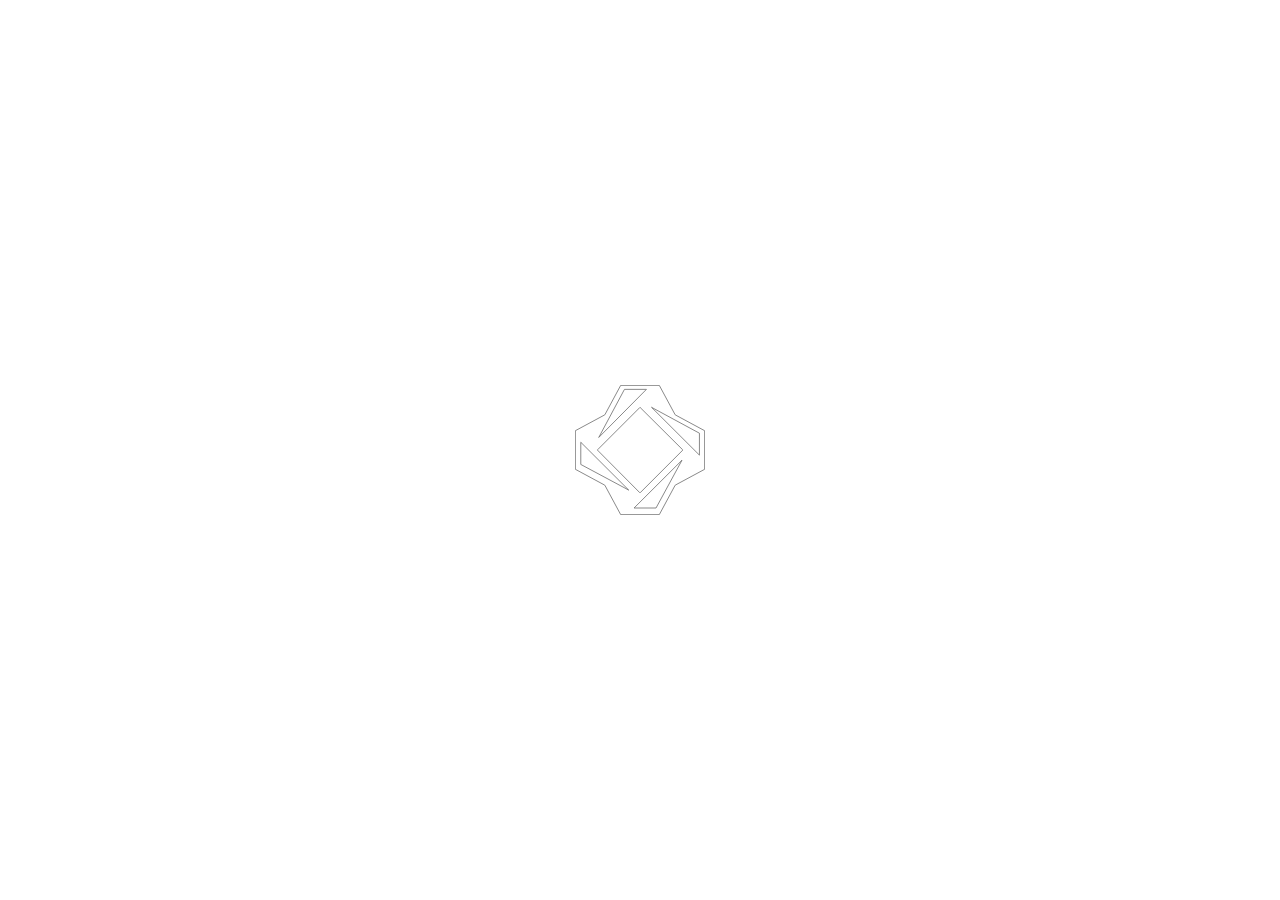
<file: contacts_form.html>
<!doctype html>
<html lang="en">
<head>
  <meta charset="UTF-8">
  <meta name="viewport" content="width=device-width, user-scalable=no, initial-scale=1.0, maximum-scale=1.0, minimum-scale=1.0">
  <meta http-equiv="X-UA-Compatible" content="ie=edge">
  <title>Обратная связь</title>
  <link rel="stylesheet" href="./css/style.min.css">
</head>
<body>


<style>
  .preloader {
    background-color: #ffffff;
    width: 100vw;
    z-index: 20000;
    height: 100vh;
    height: calc(var(--vh, 1vh) * 100);
    position: fixed;
    display: flex;
    justify-content: center;
    align-items: center;

  }

  .preloader__icon {
    width: 130px;
    height: 130px;
    fill: none;
    stroke-dasharray: 1000;
    stroke-dashoffset: 1000;
    animation: dash 6s linear 3s forwards infinite alternate;
  }
</style>
<div class="preloader">
  <svg class="preloader__icon">
    <use xlink:href="./img/sprite.svg#icon-logo-company"></use>
  </svg>
</div>

<header class="header">
  <div class="container--header container--header--main">

    <div class="header__wrapper">

      <button class="c-nav-button js-nav-toggle" type="button">
        <div class="c-nav-button_wrap">
          <div class="c-nav-button_icon">
            <span class="c-nav-button_line"></span>
            <span class="c-nav-button_line"></span>
            <span class="c-nav-button_line"></span>
          </div>
        </div>
      </button>
      <a class="header__logo" href="">
        <svg class="header__logo-icon" viewBox="0 0 36 36" fill="none" xmlns="http://www.w3.org/2000/svg">
          <g clip-path="url(#clip0)">
            <path d="M29.684 17.9667L17.9667 29.684L6.32028 17.9667L17.9667 6.32028L29.684 17.9667ZM27.7666 8.16666L23.3637 0H12.5696L8.16666 8.16666L0 12.5696V23.3637L8.16666 27.7666L12.5696 35.9333H23.3637L27.7666 27.7666L35.9333 23.3637V12.5696L27.7666 8.16666Z" fill="#ED1C24"></path>
            <path d="M20.4522 6.32031L34.087 13.7058V19.9551L20.4522 6.32031ZM22.2986 34.158H16.0493L29.6841 20.5232L22.2986 34.158ZM1.77539 22.2986V15.9783L15.4102 29.613L1.77539 22.2986ZM13.6348 1.77539H19.8841L6.32031 15.4812L13.6348 1.77539Z" fill="#FFDD00"></path>
          </g>
          <defs>
            <clipPath id="clip0">
              <rect width="35.9333" height="35.9333" fill="white"></rect>
            </clipPath>
          </defs>
        </svg>

        <p class="header__logo-text">Кировский<br> завод</p>
      </a>
    </div>


  </div>
</header>

<nav class="nav">
  <div class="nav_background"></div>


  <div class="nav_list-wrap">
    <article class="nav_list-scroll">
      <div class="nav_list-left scrollbar-inner">
        <div class="nav_list-content">


          <div class="js-search-button">
            <div class="js-search-text">Поиск</div>
          </div>
          <ul class="nav_list">
            <li class="nav_item -dropdown js-dropdown">
              <div class="nav_link js-nav-link js-dropdown-toggle">
                <span class="nav_link_text">Компания</span>
                <svg class="nav_link__icon">
                  <use xlink:href="./img/sprite.svg#icon-arrow"></use>
                </svg>

              </div>
              <span class="nav_link_line"></span>
              <div class="nav_dropdown js-dropdown-list">
                <div class="nav_dropdown_wrap">
                  <ul class="nav_dropdown_list">
                    <li class="nav_dropdown_item">
                      <a class="nav_dropdown_link" href="#">Руководство</a>
                    </li>

                    <li class="nav_dropdown_item">
                      <a class="nav_dropdown_link" href="#">История</a>
                    </li>
                    <li class="nav_dropdown_item">
                      <a class="nav_dropdown_link" href="#">Музей</a>
                    </li>
                    <li class="nav_dropdown_item">
                      <a class="nav_dropdown_link" href="#">Производственная система</a>
                    </li>
                    <li class="nav_dropdown_item">
                      <a class="nav_dropdown_link" href="#">Охрана труда</a>
                    </li>
                    <li class="nav_dropdown_item">
                      <a class="nav_dropdown_link" href="#">Профсоюз</a>
                    </li>
                    <li class="nav_dropdown_item">
                      <a class="nav_dropdown_link" href="#">Реквизиты</a>
                    </li>
                  </ul>
                </div>
              </div>
            </li>
            <li class="nav_item -dropdown js-dropdown">
              <div class="nav_link js-nav-link js-dropdown-toggle">
                <span class="nav_link_text">Дочерние предприятия</span>
                <svg class="nav_link__icon">
                  <use xlink:href="./img/sprite.svg#icon-arrow"></use>
                </svg>

              </div>
              <span class="nav_link_line"></span>
              <div class="nav_dropdown js-dropdown-list">
                <div class="nav_dropdown_wrap">
                  <ul class="nav_dropdown_list">
                    <li class="nav_dropdown_item">
                      <a class="nav_dropdown_link" href="#">Петербургский тракторный завод завод «Петросталь»</a>
                    </li>

                    <li class="nav_dropdown_item">
                      <a class="nav_dropdown_link" href="#">Завод буровых технологий</a>
                    </li>
                    <li class="nav_dropdown_item">
                      <a class="nav_dropdown_link" href="#">Кировский завод Газовые технологии</a>
                    </li>
                    <li class="nav_dropdown_item">
                      <a class="nav_dropdown_link" href="#">Энергетический комплекс</a>
                    </li>
                    <li class="nav_dropdown_item">
                      <a class="nav_dropdown_link" href="#">Тетрамет</a>
                    </li>
                    <li class="nav_dropdown_item">
                      <a class="nav_dropdown_link" href="#">Локомотив</a>
                    </li>
                    <li class="nav_dropdown_item">
                      <a class="nav_dropdown_link" href="#"> Проектно-конструкторское бюро «Автоматика»</a>
                    </li>

                    <li class="nav_dropdown_item">
                      <a class="nav_dropdown_link" href="#"> Центр метрологии, испытаний и охраны труда</a>
                    </li>

                    <li class="nav_dropdown_item">
                      <a class="nav_dropdown_link" href="#"> Предприятия социальной сферы</a>
                    </li>
                  </ul>
                </div>
              </div>
            </li>


            <li class="nav_item">
              <a class="nav_link js-nav-link" href="#">
                <span class="nav_link_text">Корпоративный университет</span>
                <span class="nav_link_line"></span>
              </a>
            </li>

            <li class="nav_item">
              <a class="nav_link js-nav-link" href="#">
                <span class="nav_link_text">Вакансии</span>
                <span class="nav_link_line"></span>
              </a>
            </li>

            <li class="nav_item -dropdown js-dropdown">


              <div class="nav_link js-nav-link js-dropdown-toggle">
                <span class="nav_link_text">Пресс-Центр</span>
                <svg class="nav_link__icon">
                  <use xlink:href="./img/sprite.svg#icon-arrow"></use>
                </svg>
              </div>
              <div class="nav_dropdown js-dropdown-list">
                <div class="nav_dropdown_wrap">
                  <ul class="nav_dropdown_list">
                    <li class="nav_dropdown_item">
                      <a class="nav_dropdown_link" href="#">Новости</a>
                    </li>
                    <li class="nav_dropdown_item">
                      <a class="nav_dropdown_link" href="#">Видеогалерея</a>
                    </li>
                    <li class="nav_dropdown_item">
                      <a class="nav_dropdown_link" href="#">Пресса о нас</a>
                    </li>
                    <li class="nav_dropdown_item">
                      <a class="nav_dropdown_link" href="#">Фотогалерея</a>
                    </li>
                    <li class="nav_dropdown_item">
                      <a class="nav_dropdown_link" href="#">Контакты</a>
                    </li>
                  </ul>
                </div>
              </div>
            </li>

            <li class="nav_item -dropdown js-dropdown">


              <div class="nav_link js-nav-link js-dropdown-toggle">
                <span class="nav_link_text">Акционерам и инвесторам</span>
                <svg class="nav_link__icon">
                  <use xlink:href="./img/sprite.svg#icon-arrow"></use>
                </svg>
              </div>
              <div class="nav_dropdown js-dropdown-list">
                <div class="nav_dropdown_wrap">
                  <ul class="nav_dropdown_list">
                    <li class="nav_dropdown_item">
                      <a class="nav_dropdown_link" href="#">Информация, подлежащая раскрытию</a>
                    </li>
                    <li class="nav_dropdown_item">
                      <a class="nav_dropdown_link" href="#">Раскрытие информации дочерними обществами</a>
                    </li>


                  </ul>
                </div>
              </div>
            </li>


            <li class="nav_item">
              <a class="nav_link js-nav-link" href="#">
                <span class="nav_link_text">Продажа активов</span>
                <span class="nav_link_line"></span>
              </a>
            </li>
            <li class="nav_item">
              <a class="nav_link js-nav-link" href="#">
                <span class="nav_link_text">Тендеры</span>
                <span class="nav_link_line"></span>
              </a>
            </li>
            <li class="nav_item">
              <a class="nav_link js-nav-link" href="#">
                <span class="nav_link_text">Аренда помещений	</span>
                <span class="nav_link_line"></span>
              </a>
            </li>
            <li class="nav_item">
              <a class="nav_link js-nav-link" href="#">
                <span class="nav_link_text">Контакты</span>
                <span class="nav_link_line"></span>
              </a>
            </li>


            <li class="nav_item">
              <a class="nav_link nav_link--policy js-nav-link" href="#">
                <span class="nav_link_text">Использование сайта</span>
                <span class="nav_link_line"></span>
              </a>
            </li>
          </ul>


          <div class="nav_lang nav_lang--mobile">
            <div class="nav_lang-wrap">
              <ul class="nav_lang-list">
                <li class="nav_lang-item">
                  <a class="nav_lang-link" href="">En</a>
                </li>
                <li class="nav_lang-item">
                  <a class="nav_lang-link" href="">Ru</a>
                </li>
                <li class="nav_lang-item">
                  <a class="nav_lang-link" href="">De</a>
                </li>

              </ul>
            </div>

          </div>
        </div>
      </div>
    </article>


  </div>
  <div class="nav_search">
    <article class="search-wrap">
      <div class="search">
        <input class="search_input o-input -search js-search-input" type="text" placeholder="Поиск" value="">
        <div class="search_results js-search-results"></div>
      </div>
    </article>
  </div>
  <aside class="nav_aside">
    <ul class="nav_social">
      <li class="nav_social_item">
        <a class="nav_social_link" href="#" target="_blank">


          <svg class="nav_social_icon">
            <use xlink:href="./img/sprite.svg#icon-fb"></use>
          </svg>
        </a>
      </li>
      <li class="nav_social_item">
        <a class="nav_social_link" href="#" target="_blank">
          <svg class="nav_social_icon">
            <use xlink:href="./img/sprite.svg#icon-vk"></use>
          </svg>

        </a>
      </li>
      <li class="nav_social_item">
        <a class="nav_social_link" href="#" target="_blank">
          <svg class="nav_social_icon">
            <use xlink:href="./img/sprite.svg#icon-youtube"></use>
          </svg>

        </a>
      </li>
      <li class="nav_social_item">
        <a class="nav_social_link" href="#" target="_blank">

          <svg class="nav_social_icon">
            <use xlink:href="./img/sprite.svg#icon-inst"></use>
          </svg>
        </a>
      </li>
    </ul>
    <div class="nav_lang nav_lang--desktop">
      <div class="nav_lang-wrap">
        <ul class="nav_lang-list">
          <li class="nav_lang-item">
            <a class="nav_lang-link" href="">Ru</a>
          </li>
          <li class="nav_lang-item">
            <a class="nav_lang-link" href="">En</a>
          </li>
          <li class="nav_lang-item">
            <a class="nav_lang-link" href="">De</a>
          </li>

        </ul>
      </div>

    </div>
  </aside>
</nav>

<div class="scroll">
  <section class="main parallax__item">
    <div class="parallax__img-wrap">
      <div class="parallax__img" data-speed="-40">
        <div class="parallax__img--inner" style="
						background: linear-gradient(65.95deg, #0F0F0F 0.6%, #000000 0.6%, rgba(0, 0, 0, 0) 42.86%), linear-gradient(0deg, rgba(0, 0, 0, 0.43), rgba(0, 0, 0, 0.43)),  url('./img/contacts/bg-contacts.png');
						background-blend-mode: multiply, normal, normal;
						background-position: center;
						background-size: cover;
						background-repeat: no-repeat;">

        </div>
        <!-- <video loop="" class="parallax__img-video" playsinline="" muted="">
            <source src="./video/video-main.mp4" type="video/mp4">
      </video> -->
      </div>
    </div>

    <div class="container">
      <div class="main__wrapper">
        <h1 class="main__title main__title--about">
          <div class="title--inner-main">Обратная<br>связь</div></h1>
      </div>
    </div>

    <!-- <div class="button__video-controls-wrap">
        <button class="button__video-controls button__video-controls--play"></button>

    </div> -->
  </section>
  <div class="contacts-container two-screen">
    <nav id="barba-wrapper" class="contacts-navigation">
      <ul class="contacts-navigation-list barba-container">
        <li class="contacts-navigation-list__item">
          <a href="contacts.html">Контакты</a>
        </li>
        <li class="contacts-navigation-list__item active"><a href="contacts_form.html">Обратная связь</a></li>
        <li class="contacts-navigation-list__item"><a href="contacts_hotline.html">Горячая линия</a></li>
        <li class="contacts-navigation-list__item"><a href="contacts_recvizity.html">Реквизиты</a></li>
      </ul>
    </nav>

    <main class="contacts__content-container">

      <section class="contacts-info-container contacts-info__contacts-container">
        <div class="contacts-mobile_container">
          <article class="contacts_form_text">
            <h2 class="contacts__contacts-info__main">Написать нам</h2>
            <p class="contacts_form_description">Вы можете написать нам через форму обратной связи. Мы адресуем ваш
              вопрос
              специалисту, который при необходимости свяжется с вами напрямую или направит ответ по электронной
              почте</p>
          </article>
          <form action="">
            <div class="contacts_form_group">
              <label class="contacts_form_group_select">
                <select class="select" name="question" required="">
                  <option value="choose" disabled="">Выбрать тему вопроса</option>
                  <option value="topic1">Руководство</option>
                  <option value="topic2">Пресс-центр</option>
                  <option value="topic3">Дочерние компании</option>
                  <option value="topic3">Трудоустройство</option>
                  <option value="topic3">Аренда</option>
                  <option value="topic3">Музей</option>
                </select>
              </label>
              <label class="contacts_form_group_select">
                <select class="select" name="society" required="">
                  <option value="choose" disabled="">Выбрать дочернее общество или подразделение Кировского завода</option>
                  <option value="topic1">1</option>
                  <option value="topic2">2</option>
                  <option value="topic3">3</option>
                  <option value="topic3">4</option>
                  <option value="topic3">5</option>
                  <option value="topic3">6</option>
                </select>
              </label>
            </div>
            <div class="contacts_form_group">
              <div class="contacts_form_group_input">
                <label class="contacts_form_label" for="name">Имя</label>
                <input class="contacts_form_input" id="name" type="name" required="">
              </div>
              <div class="contacts_form_group_input">
                <label class="contacts_form_label" for="email">E-mail</label>
                <input class="contacts_form_input" id="email" type="email" required="">
              </div>
              <div class="contacts_form_group_input">
                <label class="contacts_form_label" for="textarea">Сообщение</label>
                <textarea class="contacts_form_input" name="textarea" id="textarea" rows="5" required=""></textarea>
              </div>
              <div class="contacts_form_group_input">
                <p class="contacts_form_group_info">Все поля обязательны для заполнения</p>
              </div>
              <div class="contacts_form_group_input">
                <div class="contacts_form_group_button">
                  <button class="button button--details">
                    Отправить
                    <div class="button-line button-line--first"></div>
                    <div class="button-line button-line--two"></div>
                  </button>
                </div>

                <p class="contacts_form_group_agreement">
                  Нажимая на кнопку &laquo;отправить&raquo; вы принимаете
                  <a href="#0">согласие на обработку персональных данных</a>
                </p>
              </div>
            </div>
          </form>
        </div>
      </section>

      <aside class="contacts-sidebar">
        <nav class="contacts-sidebar__nav">
          <ul class="contacts-sidebar__nav-list">
            <li class="contacts-sidebar__nav-item" data-name="contacts-main">
              <a href="contacts.html#contacts-main">Контакты</a>
            </li>
            <li class="contacts-sidebar__nav-item" data-name="management">
              <a href="contacts.html#management">Руководство</a>
            </li>
            <li class="contacts-sidebar__nav-item" data-name="press-center">
              <a href="contacts.html#press-center">Пресс-центр</a>
            </li>
            <li class="contacts-sidebar__nav-item" data-name="group">
              <a href="contacts.html#group">Дочерние компании</a>
            </li>
            <li class="contacts-sidebar__nav-item" data-name="employment">
              <a href="contacts.html#employment">Трудоустройство</a>
            </li>
            <li class="contacts-sidebar__nav-item" data-name="rent">
              <a href="contacts.html#rent">Аренда</a>
            </li>
            <li class="contacts-sidebar__nav-item" data-name="museum">
              <a href="contacts.html#museum">Музей</a>
            </li>
          </ul>
        </nav>
        <section class="contacts-sidebar__contacts">
          <div class="contacts-social-container">
            <ul class="contacts-social__list">
              <li class="contacts-social__list-item">
                <a class="contacts-social__list-link" href="#fb">
                  <svg class="contacts-social__list-ico" width="9" height="19" viewBox="0 0 9 19" xmlns="http://www.w3.org/2000/svg">
                    <path d="M8.63758 9.4817H5.96809V19H1.92358V9.4817H0V6.13659H1.92358V3.97193C1.92358 2.42396 2.67909 0 6.00409 0L9 0.0121987V3.2592H6.82627C6.46972 3.2592 5.96835 3.43258 5.96835 4.171V6.13971H8.99093L8.63758 9.4817Z"></path>
                  </svg>
                </a>
              </li>
              <li class="contacts-social__list-item">
                <a class="contacts-social__list-link" href="#vk">
                  <svg class="contacts-social__list-ico" width="18" height="10" viewBox="0 0 18 10" xmlns="http://www.w3.org/2000/svg">
                    <path fill-rule="evenodd" clip-rule="evenodd" d="M8.80669 9.95813H9.88262C9.88262 9.95813 10.2076 9.92339 10.3735 9.7492C10.5263 9.58928 10.5214 9.28897 10.5214 9.28897C10.5214 9.28897 10.5004 7.88305 11.1704 7.67602C11.8309 7.47208 12.6791 9.03482 13.5781 9.63569C14.2579 10.0904 14.7745 9.99073 14.7745 9.99073L17.1783 9.95813C17.1783 9.95813 18.4358 9.8827 17.8396 8.91988C17.7907 8.84111 17.4923 8.20764 16.0523 6.90596C14.5451 5.54359 14.7469 5.76395 16.5625 3.40735C17.6683 1.97217 18.1103 1.09597 17.9722 0.720697C17.8405 0.363269 17.0273 0.457743 17.0273 0.457743L14.3207 0.474163C14.3207 0.474163 14.1201 0.44751 13.9713 0.53413C13.8259 0.619085 13.7323 0.817075 13.7323 0.817075C13.7323 0.817075 13.3039 1.92767 12.7326 2.87216C11.5274 4.86515 11.0455 4.97033 10.8486 4.84658C10.3904 4.55817 10.5048 3.68792 10.5048 3.06968C10.5048 1.13833 10.8056 0.333048 9.91903 0.124588C9.62482 0.0553397 9.40831 0.0096499 8.65592 0.00227289C7.6902 -0.00748379 6.87281 0.00512819 6.40999 0.225962C6.10209 0.372789 5.86457 0.699994 6.00923 0.718794C6.1881 0.742114 6.59326 0.825165 6.80805 1.11001C7.0854 1.47744 7.07563 2.30271 7.07563 2.30271C7.07563 2.30271 7.23495 4.57625 6.70346 4.85872C6.33863 5.05243 5.83818 4.65692 4.76372 2.84884C4.21317 1.92267 3.79751 0.898935 3.79751 0.898935C3.79751 0.898935 3.71736 0.707609 3.5744 0.605283C3.40091 0.481301 3.1585 0.4418 3.1585 0.4418L0.586584 0.458218C0.586584 0.458218 0.200492 0.46869 0.0587613 0.632174C-0.0673297 0.777572 0.0487424 1.07836 0.0487424 1.07836C0.0487424 1.07836 2.06229 5.66591 4.34219 7.97776C6.43271 10.0973 8.80669 9.95813 8.80669 9.95813Z"></path>
                  </svg>
                </a>
              </li>
              <li class="contacts-social__list-item">
                <a class="contacts-social__list-link" href="#youtube">
                  <svg class="contacts-social__list-ico" width="19" height="13" viewBox="0 0 19 13" fill="none" xmlns="http://www.w3.org/2000/svg">
                    <path d="M18.2594 1.11596C17.5736 0.323322 16.3073 0 13.8891 0H5.11075C2.63714 0 1.34943 0.344178 0.666165 1.18806C0 2.01084 0 3.22316 0 4.90102V8.09903C0 11.3496 0.7904 13 5.11075 13H13.8891C15.9862 13 17.1483 12.7147 17.9001 12.0152C18.6711 11.2979 19 10.1267 19 8.09903V4.90102C19 3.13157 18.9485 1.91211 18.2594 1.11596ZM12.1981 6.94154L8.21186 8.96699C8.12275 9.01227 8.02529 9.03474 7.92796 9.03474C7.81776 9.03474 7.70781 9.0059 7.61042 8.94858C7.42704 8.84054 7.31506 8.6473 7.31506 8.43886V4.40097C7.31506 4.19288 7.42673 3.99982 7.60975 3.89173C7.79282 3.78364 8.02051 3.77625 8.21045 3.87218L12.1967 5.88458C12.3995 5.98695 12.5268 6.1905 12.5271 6.41258C12.5274 6.63485 12.4006 6.8387 12.1981 6.94154Z"></path>
                  </svg>
                </a>
              </li>
              <li class="contacts-social__list-item">
                <a class="contacts-social__list-link" href="#insta">
                  <svg class="contacts-social__list-ico" width="19" height="19" viewBox="0 0 19 19" xmlns="http://www.w3.org/2000/svg">
                    <path d="M19 5.45194C19 2.35917 16.8044 0 13.7117 0H5.64722C2.55444 0 0 2.62306 0 5.71583V13.7803C0 16.8731 2.29056 19 5.38333 19H13.9756C17.0683 19 19 16.8731 19 13.7803V5.45194ZM17.1528 13.6853C17.1528 15.6644 15.8597 17.1528 13.8806 17.1528H5.47833C3.49917 17.1528 1.84722 15.6644 1.84722 13.6853V5.54694C1.84722 3.56778 3.49917 1.84722 5.47833 1.84722H13.6167C15.5958 1.84722 17.1528 3.56778 17.1528 5.54694V13.6853Z"></path>
                    <path d="M9.90569 5C7.20083 5 5 7.20083 5 9.90569C5 12.6106 7.20083 14.8114 9.90569 14.8114C12.6106 14.8114 14.8114 12.6106 14.8114 9.90569C14.8114 7.20083 12.6106 5 9.90569 5ZM12.8639 9.90569C12.8639 11.5365 11.5365 12.8639 9.90569 12.8639C8.27486 12.8639 6.9475 11.5365 6.9475 9.90569C6.9475 8.27486 8.27486 6.9475 9.90569 6.9475C11.5365 6.9475 12.8639 8.27486 12.8639 9.90569Z"></path>
                  </svg>
                </a>
              </li>
            </ul>
          </div>
          <h4 class="contacts-social__list-item-subscribe">
            Подписаться на наши новости
          </h4>
          <div class="contacts__email-input">
            <input type="text" placeholder="E-mail">
            <button type="button" class="contacts__email-input-button">
              <span>
                  <svg width="31" height="26" viewBox="0 0 31 26" xmlns="http://www.w3.org/2000/svg">
                      <path fill-rule="evenodd" clip-rule="evenodd" d="M0 3.77969V21.7797C0 23.7679 1.38792 25.3797 3.1 25.3797H27.9C29.6121 25.3797 31 23.7679 31 21.7797V3.77969C31 1.79146 29.6121 0.179688 27.9 0.179688H3.1C1.38792 0.179688 0 1.79146 0 3.77969ZM29.45 3.81012V3.77969C29.45 2.78558 28.756 1.97969 27.9 1.97969H3.1C2.24396 1.97969 1.55 2.78558 1.55 3.77969V3.81012L14.3038 12.6966C15.0401 13.2097 15.9599 13.2097 16.6962 12.6966L29.45 3.81012ZM1.55 5.90926V21.7797C1.55 22.7738 2.24396 23.5797 3.1 23.5797H27.9C28.756 23.5797 29.45 22.7738 29.45 21.7797V5.90926L17.4937 14.2401C16.2665 15.0952 14.7335 15.0952 13.5063 14.2401L1.55 5.90926Z"></path>
                  </svg>
              </span>
            </button>
          </div>
        </section>
      </aside>
    </main>
  </div>

  <footer class="footer">

    <div class="footer__outer">
      <div class="container">

        <div class="footer__row">
          <nav class="footer__nav">
            <ul class="footer__nav-list">
              <li class="footer__nav-item">
                <a class="footer__nav-link" href="">Компания</a>
              </li>
              <li class="footer__nav-item">
                <a class="footer__nav-link" href="">Деятельность</a>
              </li>
              <li class="footer__nav-item">
                <a class="footer__nav-link" href="">Карта сайта</a>
              </li>

              <li class="footer__nav-item">
                <a class="footer__nav-link" href="">Пресс-центр</a>
              </li>
              <li class="footer__nav-item">
                <a class="footer__nav-link" href="">Акционерам и инвесторам</a>
              </li>
              <li class="footer__nav-item">
                <a class="footer__nav-link" href="">Контакты</a>
              </li>
              <li class="footer__nav-item">
                <a class="footer__nav-link" href="">Вакансии</a>
              </li>
              <li class="footer__nav-item">
                <a class="footer__nav-link" href="">Тендеры</a>
              </li>
              <li class="footer__nav-item">
                <a class="footer__nav-link" href="">Аренда помещений</a>
              </li>


              <li class="footer__nav-item">
                <a class="footer__nav-link" href="">Реквизиты</a>
              </li>
              <li class="footer__nav-item footer__nav-item--last">

              </li>
            </ul>

            <p class="footer__adress">198097, Россия, Санкт-Петербург, пр. Стачек, 47</p>
          </nav>


          <div class="footer__contact">

            <div class="footer__contact-feedback">
              <h6 class="footer__contact-title">Подписаться на наши новости</h6>
              <form class="footer__contact-form" action="">
                <div class="footer__contact-form__wrap">
                  <input class="footer__contact-input" type="mail" placeholder="E-mail" required="">
                  <button class="footer__contact-submit" type="submit">
                    <svg class="footer__contact-submit-icon" width="40">
                      <use xlink:href="./img/sprite.svg#icon-mail-submit"></use>
                    </svg>
                  </button>
                </div>
              </form>

            </div>

            <ul class="footer__social-list">
              <li class="footer__social-item" style="background-image: url(./img/social-youtube.svg);">
                <a class="footer__social-link" href="">
                  <span class="visually-hidden">Youtube</span>
                </a>
              </li>

              <li class="footer__social-item" style="background-image: url(./img/social-vk.svg);">
                <a class="footer__social-link" href="">
                  <span class="visually-hidden">Vk</span>
                </a>
              </li>

              <li class="footer__social-item" style="background-image: url(./img/social-inst.svg);">
                <a class="footer__social-link" href="">
                  <span class="visually-hidden">Instagram</span>
                </a>
              </li>

              <li class="footer__social-item" style="background-image: url(./img/social-fb.svg);">
                <a class="footer__social-link" href="">
                  <span class="visually-hidden">Facebook</span>
                </a>
              </li>
            </ul>


          </div>


        </div>


        <section class="copyright">
          <h6 class="copyright__title">Copyrights © ПАО "Кировский завод"</h6>
          <a class="copyright__link" href="">Правила использования сайта</a>
          <a class="copyright__link" href="">Политика в области обработки персональных данных</a>
        </section>

      </div>

    </div>
  </footer>
</div>
<script src="https://code.jquery.com/jquery-3.5.1.min.js" integrity="sha256-9/aliU8dGd2tb6OSsuzixeV4y/faTqgFtohetphbbj0=" crossorigin="anonymous">
</script>
<script>
  $('.select').each(function () {
    const _this = $(this),
      selectOption = _this.find('option'),
      selectOptionLength = selectOption.length,
      selectedOption = selectOption.filter(':selected'),
      duration = 450; // длительность анимации

    _this.hide();
    _this.wrap('<div class="select"></div>');
    $('<div>', {
      class: 'contacts_form_select',
      text: _this.children('option:disabled').text()
    }).insertAfter(_this);

    const selectHead = _this.next('.contacts_form_select');
    $('<div>', {
      class: 'contacts_form_select__list'
    }).insertAfter(selectHead);

    const selectList = selectHead.next('.contacts_form_select__list');
    for (let i = 1; i < selectOptionLength; i++) {
      $('<div>', {
        class: 'contacts_form_select__item',
        html: $('<span>', {
          text: selectOption.eq(i).text()
        })
      })
        .attr('data-value', selectOption.eq(i).val())
        .appendTo(selectList);
    }

    const selectItem = selectList.find('.contacts_form_select__item');
    selectList.slideUp(0);
    selectHead.on('click', function () {
      if (!$(this).hasClass('on')) {
        $(this).addClass('on');
        selectList.slideDown(duration);

        selectItem.on('click', function () {
          let chooseItem = $(this).data('value');

          $('select').val(chooseItem).attr('selected', 'selected');
          selectHead.text($(this).find('span').text());

          selectList.slideUp(duration);
          selectHead.removeClass('on');
        });

      } else {
        $(this).removeClass('on');
        selectList.slideUp(duration);
      }
    });
  });
</script>
<script src="./js/script.min.js"></script>
<script>
  function closeMenu() {
    let x = document.getElementById("menu-container");
    x.classList.remove("show");
  }

  function toggleDropDown() {
    let x = document.getElementById("menu-container"),
      width = document.documentElement.clientWidth;
    if (width <= 768) {
      x.classList.toggle("show");
    } else {
      closeMenu();
    }
  }
</script>
</body>
</html>
</file>
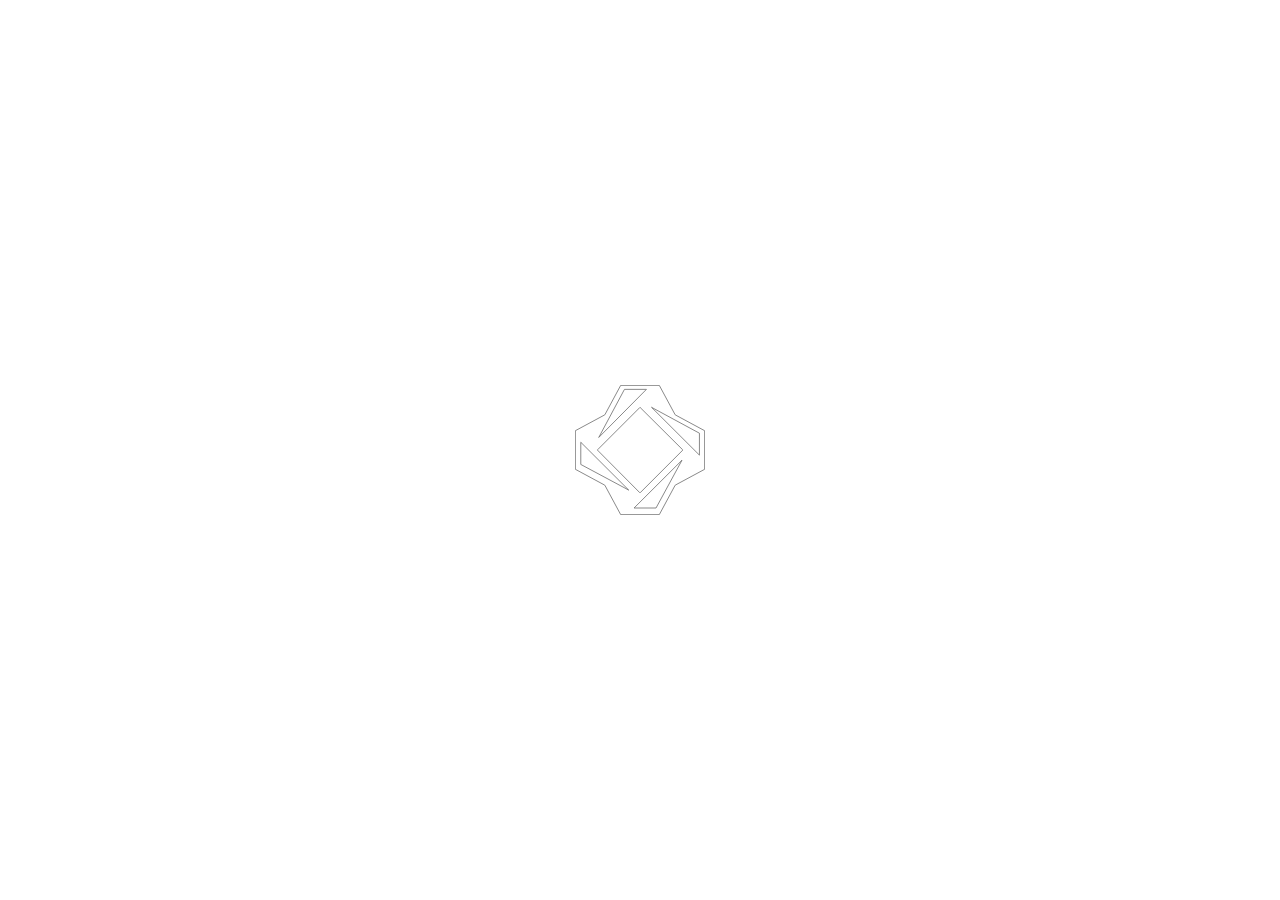
<file: contacts_hotline.html>
<!doctype html>
<html lang="en">
<head>
  <meta charset="UTF-8">
  <meta name="viewport" content="width=device-width, user-scalable=no, initial-scale=1.0, maximum-scale=1.0, minimum-scale=1.0">
  <meta http-equiv="X-UA-Compatible" content="ie=edge">
  <title>Обратная связь</title>
  <link rel="stylesheet" href="./css/style.min.css">
</head>
<body>


<style>
  .preloader {
    background-color: #ffffff;
    width: 100vw;
    z-index: 20000;
    height: 100vh;
    height: calc(var(--vh, 1vh) * 100);
    position: fixed;
    display: flex;
    justify-content: center;
    align-items: center;

  }

  .preloader__icon {
    width: 130px;
    height: 130px;
    fill: none;
    stroke-dasharray: 1000;
    stroke-dashoffset: 1000;
    animation: dash 6s linear 3s forwards infinite alternate;
  }
</style>
<div class="preloader">
  <svg class="preloader__icon">
    <use xlink:href="./img/sprite.svg#icon-logo-company"></use>
  </svg>
</div>

<header class="header">
  <div class="container--header container--header--main">

    <div class="header__wrapper">

      <button class="c-nav-button js-nav-toggle" type="button">
        <div class="c-nav-button_wrap">
          <div class="c-nav-button_icon">
            <span class="c-nav-button_line"></span>
            <span class="c-nav-button_line"></span>
            <span class="c-nav-button_line"></span>
          </div>
        </div>
      </button>
      <a class="header__logo" href="">
        <svg class="header__logo-icon" viewBox="0 0 36 36" fill="none" xmlns="http://www.w3.org/2000/svg">
          <g clip-path="url(#clip0)">
            <path d="M29.684 17.9667L17.9667 29.684L6.32028 17.9667L17.9667 6.32028L29.684 17.9667ZM27.7666 8.16666L23.3637 0H12.5696L8.16666 8.16666L0 12.5696V23.3637L8.16666 27.7666L12.5696 35.9333H23.3637L27.7666 27.7666L35.9333 23.3637V12.5696L27.7666 8.16666Z" fill="#ED1C24"></path>
            <path d="M20.4522 6.32031L34.087 13.7058V19.9551L20.4522 6.32031ZM22.2986 34.158H16.0493L29.6841 20.5232L22.2986 34.158ZM1.77539 22.2986V15.9783L15.4102 29.613L1.77539 22.2986ZM13.6348 1.77539H19.8841L6.32031 15.4812L13.6348 1.77539Z" fill="#FFDD00"></path>
          </g>
          <defs>
            <clipPath id="clip0">
              <rect width="35.9333" height="35.9333" fill="white"></rect>
            </clipPath>
          </defs>
        </svg>

        <p class="header__logo-text">Кировский<br> завод</p>
      </a>
    </div>


  </div>
</header>

<nav class="nav">
  <div class="nav_background"></div>


  <div class="nav_list-wrap">
    <article class="nav_list-scroll">
      <div class="nav_list-left scrollbar-inner">
        <div class="nav_list-content">


          <div class="js-search-button">
            <div class="js-search-text">Поиск</div>
          </div>
          <ul class="nav_list">
            <li class="nav_item -dropdown js-dropdown">
              <div class="nav_link js-nav-link js-dropdown-toggle">
                <span class="nav_link_text">Компания</span>
                <svg class="nav_link__icon">
                  <use xlink:href="./img/sprite.svg#icon-arrow"></use>
                </svg>

              </div>
              <span class="nav_link_line"></span>
              <div class="nav_dropdown js-dropdown-list">
                <div class="nav_dropdown_wrap">
                  <ul class="nav_dropdown_list">
                    <li class="nav_dropdown_item">
                      <a class="nav_dropdown_link" href="#">Руководство</a>
                    </li>

                    <li class="nav_dropdown_item">
                      <a class="nav_dropdown_link" href="#">История</a>
                    </li>
                    <li class="nav_dropdown_item">
                      <a class="nav_dropdown_link" href="#">Музей</a>
                    </li>
                    <li class="nav_dropdown_item">
                      <a class="nav_dropdown_link" href="#">Производственная система</a>
                    </li>
                    <li class="nav_dropdown_item">
                      <a class="nav_dropdown_link" href="#">Охрана труда</a>
                    </li>
                    <li class="nav_dropdown_item">
                      <a class="nav_dropdown_link" href="#">Профсоюз</a>
                    </li>
                    <li class="nav_dropdown_item">
                      <a class="nav_dropdown_link" href="#">Реквизиты</a>
                    </li>
                  </ul>
                </div>
              </div>
            </li>
            <li class="nav_item -dropdown js-dropdown">
              <div class="nav_link js-nav-link js-dropdown-toggle">
                <span class="nav_link_text">Дочерние предприятия</span>
                <svg class="nav_link__icon">
                  <use xlink:href="./img/sprite.svg#icon-arrow"></use>
                </svg>

              </div>
              <span class="nav_link_line"></span>
              <div class="nav_dropdown js-dropdown-list">
                <div class="nav_dropdown_wrap">
                  <ul class="nav_dropdown_list">
                    <li class="nav_dropdown_item">
                      <a class="nav_dropdown_link" href="#">Петербургский тракторный завод завод «Петросталь»</a>
                    </li>

                    <li class="nav_dropdown_item">
                      <a class="nav_dropdown_link" href="#">Завод буровых технологий</a>
                    </li>
                    <li class="nav_dropdown_item">
                      <a class="nav_dropdown_link" href="#">Кировский завод Газовые технологии</a>
                    </li>
                    <li class="nav_dropdown_item">
                      <a class="nav_dropdown_link" href="#">Энергетический комплекс</a>
                    </li>
                    <li class="nav_dropdown_item">
                      <a class="nav_dropdown_link" href="#">Тетрамет</a>
                    </li>
                    <li class="nav_dropdown_item">
                      <a class="nav_dropdown_link" href="#">Локомотив</a>
                    </li>
                    <li class="nav_dropdown_item">
                      <a class="nav_dropdown_link" href="#"> Проектно-конструкторское бюро «Автоматика»</a>
                    </li>

                    <li class="nav_dropdown_item">
                      <a class="nav_dropdown_link" href="#"> Центр метрологии, испытаний и охраны труда</a>
                    </li>

                    <li class="nav_dropdown_item">
                      <a class="nav_dropdown_link" href="#"> Предприятия социальной сферы</a>
                    </li>
                  </ul>
                </div>
              </div>
            </li>


            <li class="nav_item">
              <a class="nav_link js-nav-link" href="#">
                <span class="nav_link_text">Корпоративный университет</span>
                <span class="nav_link_line"></span>
              </a>
            </li>

            <li class="nav_item">
              <a class="nav_link js-nav-link" href="#">
                <span class="nav_link_text">Вакансии</span>
                <span class="nav_link_line"></span>
              </a>
            </li>

            <li class="nav_item -dropdown js-dropdown">


              <div class="nav_link js-nav-link js-dropdown-toggle">
                <span class="nav_link_text">Пресс-Центр</span>
                <svg class="nav_link__icon">
                  <use xlink:href="./img/sprite.svg#icon-arrow"></use>
                </svg>
              </div>
              <div class="nav_dropdown js-dropdown-list">
                <div class="nav_dropdown_wrap">
                  <ul class="nav_dropdown_list">
                    <li class="nav_dropdown_item">
                      <a class="nav_dropdown_link" href="#">Новости</a>
                    </li>
                    <li class="nav_dropdown_item">
                      <a class="nav_dropdown_link" href="#">Видеогалерея</a>
                    </li>
                    <li class="nav_dropdown_item">
                      <a class="nav_dropdown_link" href="#">Пресса о нас</a>
                    </li>
                    <li class="nav_dropdown_item">
                      <a class="nav_dropdown_link" href="#">Фотогалерея</a>
                    </li>
                    <li class="nav_dropdown_item">
                      <a class="nav_dropdown_link" href="#">Контакты</a>
                    </li>
                  </ul>
                </div>
              </div>
            </li>

            <li class="nav_item -dropdown js-dropdown">


              <div class="nav_link js-nav-link js-dropdown-toggle">
                <span class="nav_link_text">Акционерам и инвесторам</span>
                <svg class="nav_link__icon">
                  <use xlink:href="./img/sprite.svg#icon-arrow"></use>
                </svg>
              </div>
              <div class="nav_dropdown js-dropdown-list">
                <div class="nav_dropdown_wrap">
                  <ul class="nav_dropdown_list">
                    <li class="nav_dropdown_item">
                      <a class="nav_dropdown_link" href="#">Информация, подлежащая раскрытию</a>
                    </li>
                    <li class="nav_dropdown_item">
                      <a class="nav_dropdown_link" href="#">Раскрытие информации дочерними обществами</a>
                    </li>


                  </ul>
                </div>
              </div>
            </li>


            <li class="nav_item">
              <a class="nav_link js-nav-link" href="#">
                <span class="nav_link_text">Продажа активов</span>
                <span class="nav_link_line"></span>
              </a>
            </li>
            <li class="nav_item">
              <a class="nav_link js-nav-link" href="#">
                <span class="nav_link_text">Тендеры</span>
                <span class="nav_link_line"></span>
              </a>
            </li>
            <li class="nav_item">
              <a class="nav_link js-nav-link" href="#">
                <span class="nav_link_text">Аренда помещений	</span>
                <span class="nav_link_line"></span>
              </a>
            </li>
            <li class="nav_item">
              <a class="nav_link js-nav-link" href="#">
                <span class="nav_link_text">Контакты</span>
                <span class="nav_link_line"></span>
              </a>
            </li>


            <li class="nav_item">
              <a class="nav_link nav_link--policy js-nav-link" href="#">
                <span class="nav_link_text">Использование сайта</span>
                <span class="nav_link_line"></span>
              </a>
            </li>
          </ul>


          <div class="nav_lang nav_lang--mobile">
            <div class="nav_lang-wrap">
              <ul class="nav_lang-list">
                <li class="nav_lang-item">
                  <a class="nav_lang-link" href="">En</a>
                </li>
                <li class="nav_lang-item">
                  <a class="nav_lang-link" href="">Ru</a>
                </li>
                <li class="nav_lang-item">
                  <a class="nav_lang-link" href="">De</a>
                </li>

              </ul>
            </div>

          </div>
        </div>
      </div>
    </article>


  </div>
  <div class="nav_search">
    <article class="search-wrap">
      <div class="search">
        <input class="search_input o-input -search js-search-input" type="text" placeholder="Поиск" value="">
        <div class="search_results js-search-results"></div>
      </div>
    </article>
  </div>
  <aside class="nav_aside">
    <ul class="nav_social">
      <li class="nav_social_item">
        <a class="nav_social_link" href="#" target="_blank">


          <svg class="nav_social_icon">
            <use xlink:href="./img/sprite.svg#icon-fb"></use>
          </svg>
        </a>
      </li>
      <li class="nav_social_item">
        <a class="nav_social_link" href="#" target="_blank">
          <svg class="nav_social_icon">
            <use xlink:href="./img/sprite.svg#icon-vk"></use>
          </svg>

        </a>
      </li>
      <li class="nav_social_item">
        <a class="nav_social_link" href="#" target="_blank">
          <svg class="nav_social_icon">
            <use xlink:href="./img/sprite.svg#icon-youtube"></use>
          </svg>

        </a>
      </li>
      <li class="nav_social_item">
        <a class="nav_social_link" href="#" target="_blank">

          <svg class="nav_social_icon">
            <use xlink:href="./img/sprite.svg#icon-inst"></use>
          </svg>
        </a>
      </li>
    </ul>
    <div class="nav_lang nav_lang--desktop">
      <div class="nav_lang-wrap">
        <ul class="nav_lang-list">
          <li class="nav_lang-item">
            <a class="nav_lang-link" href="">Ru</a>
          </li>
          <li class="nav_lang-item">
            <a class="nav_lang-link" href="">En</a>
          </li>
          <li class="nav_lang-item">
            <a class="nav_lang-link" href="">De</a>
          </li>

        </ul>
      </div>

    </div>
  </aside>
</nav>

<div class="scroll">
  <section class="main parallax__item">
    <div class="parallax__img-wrap">
      <div class="parallax__img" data-speed="-40">
        <div class="parallax__img--inner" style="
						background: linear-gradient(65.95deg, #0F0F0F 0.6%, #000000 0.6%, rgba(0, 0, 0, 0) 42.86%), linear-gradient(0deg, rgba(0, 0, 0, 0.43), rgba(0, 0, 0, 0.43)),  url(./img/contacts/bg-contacts.png);
						background-blend-mode: multiply, normal, normal;
						background-position: center;
						background-size: cover;
						background-repeat: no-repeat;">

        </div>
        <!-- <video loop="" class="parallax__img-video" playsinline="" muted="">
            <source src="./video/video-main.mp4" type="video/mp4">
      </video> -->
      </div>
    </div>

    <div class="container">
      <div class="main__wrapper">
        <h1 class="main__title main__title--about">
          <div class="title--inner-main">Горячая<br>линия</div></h1>
      </div>
    </div>

    <!-- <div class="button__video-controls-wrap">
        <button class="button__video-controls button__video-controls--play"></button>

    </div> -->
  </section>
  <div class="contacts-container two-screen">
    <nav id="barba-wrapper" class="contacts-navigation">
      <ul class="contacts-navigation-list barba-container">
        <li class="contacts-navigation-list__item">
          <a href="contacts.html">Контакты</a>
        </li>
        <li class="contacts-navigation-list__item"><a href="contacts_form.html">Обратная связь</a></li>
        <li class="contacts-navigation-list__item active"><a href="contacts_hotline.html">Горячая линия</a></li>
        <li class="contacts-navigation-list__item"><a href="contacts_recvizity.html">Реквизиты</a></li>
      </ul>
    </nav>


    <main class="contacts__content-container">

      <section class="contacts-info-container contacts-info__contacts-container">
        <div class="contacts-mobile_container">
          <h2 class="contacts__contacts-info__main">Уважаемые партнеры</h2>
          <div class="contacts__contacts-info__pressc">
            <div class="contacts_hotline_text">
              <p>
                В целях обеспечения прозрачности и объективности взаимодействия с заказчиками и подрядчиками,
                предупреждения фактов хищения имущества, мошенничества и коррупции в группе компаний «Кировский завод»
                работает «горячая линия доверия».
              </p>
              <p>
                В случае выявления любых неправомерных действий со стороны сотрудников предприятия или третьих лиц, а
                также при наличии подозрений в их совершении просим сообщать об этом.
              </p>
            </div>
            <article class="contacts__contacts-info">
              <h2 class="contacts__contacts-info__title">Телефон/Факс:</h2>
              <address class="contacts__contacts-info__paragraph">
                <a href="tel:+7(812)7020102">+7 (812) 647-64-68</a>
              </address>
            </article>
            <article class="contacts__contacts-info">
              <h2 class="contacts__contacts-info__title">E-mail:</h2>
              <address class="contacts__contacts-info__paragraph">
                <a href="mailto:doverie@kzgroup.ru">doverie@kzgroup.ru</a>
              </address>
            </article>
            <p class="contacts_hotline_attention">Гарантируется анонимность, объективное и всестороннее рассмотрение
              поступившей информации!</p>
          </div>
        </div>
      </section>

      <aside class="contacts-sidebar">
        <nav class="contacts-sidebar__nav">
          <ul class="contacts-sidebar__nav-list">
            <li class="contacts-sidebar__nav-item" data-name="contacts-main">
              <a href="contacts.html#contacts-main">Контакты</a>
            </li>
            <li class="contacts-sidebar__nav-item" data-name="management">
              <a href="contacts.html#management">Руководство</a>
            </li>
            <li class="contacts-sidebar__nav-item" data-name="press-center">
              <a href="contacts.html#press-center">Пресс-центр</a>
            </li>
            <li class="contacts-sidebar__nav-item" data-name="group">
              <a href="contacts.html#group">Дочерние компании</a>
            </li>
            <li class="contacts-sidebar__nav-item" data-name="employment">
              <a href="contacts.html#employment">Трудоустройство</a>
            </li>
            <li class="contacts-sidebar__nav-item" data-name="rent">
              <a href="contacts.html#rent">Аренда</a>
            </li>
            <li class="contacts-sidebar__nav-item" data-name="museum">
              <a href="contacts.html#museum">Музей</a>
            </li>
          </ul>
        </nav>
        <section class="contacts-sidebar__contacts">
          <div class="contacts-social-container">
            <ul class="contacts-social__list">
              <li class="contacts-social__list-item">
                <a class="contacts-social__list-link" href="#fb">
                  <svg class="contacts-social__list-ico" width="9" height="19" viewBox="0 0 9 19" xmlns="http://www.w3.org/2000/svg">
                    <path d="M8.63758 9.4817H5.96809V19H1.92358V9.4817H0V6.13659H1.92358V3.97193C1.92358 2.42396 2.67909 0 6.00409 0L9 0.0121987V3.2592H6.82627C6.46972 3.2592 5.96835 3.43258 5.96835 4.171V6.13971H8.99093L8.63758 9.4817Z"></path>
                  </svg>
                </a>
              </li>
              <li class="contacts-social__list-item">
                <a class="contacts-social__list-link" href="#vk">
                  <svg class="contacts-social__list-ico" width="18" height="10" viewBox="0 0 18 10" xmlns="http://www.w3.org/2000/svg">
                    <path fill-rule="evenodd" clip-rule="evenodd" d="M8.80669 9.95813H9.88262C9.88262 9.95813 10.2076 9.92339 10.3735 9.7492C10.5263 9.58928 10.5214 9.28897 10.5214 9.28897C10.5214 9.28897 10.5004 7.88305 11.1704 7.67602C11.8309 7.47208 12.6791 9.03482 13.5781 9.63569C14.2579 10.0904 14.7745 9.99073 14.7745 9.99073L17.1783 9.95813C17.1783 9.95813 18.4358 9.8827 17.8396 8.91988C17.7907 8.84111 17.4923 8.20764 16.0523 6.90596C14.5451 5.54359 14.7469 5.76395 16.5625 3.40735C17.6683 1.97217 18.1103 1.09597 17.9722 0.720697C17.8405 0.363269 17.0273 0.457743 17.0273 0.457743L14.3207 0.474163C14.3207 0.474163 14.1201 0.44751 13.9713 0.53413C13.8259 0.619085 13.7323 0.817075 13.7323 0.817075C13.7323 0.817075 13.3039 1.92767 12.7326 2.87216C11.5274 4.86515 11.0455 4.97033 10.8486 4.84658C10.3904 4.55817 10.5048 3.68792 10.5048 3.06968C10.5048 1.13833 10.8056 0.333048 9.91903 0.124588C9.62482 0.0553397 9.40831 0.0096499 8.65592 0.00227289C7.6902 -0.00748379 6.87281 0.00512819 6.40999 0.225962C6.10209 0.372789 5.86457 0.699994 6.00923 0.718794C6.1881 0.742114 6.59326 0.825165 6.80805 1.11001C7.0854 1.47744 7.07563 2.30271 7.07563 2.30271C7.07563 2.30271 7.23495 4.57625 6.70346 4.85872C6.33863 5.05243 5.83818 4.65692 4.76372 2.84884C4.21317 1.92267 3.79751 0.898935 3.79751 0.898935C3.79751 0.898935 3.71736 0.707609 3.5744 0.605283C3.40091 0.481301 3.1585 0.4418 3.1585 0.4418L0.586584 0.458218C0.586584 0.458218 0.200492 0.46869 0.0587613 0.632174C-0.0673297 0.777572 0.0487424 1.07836 0.0487424 1.07836C0.0487424 1.07836 2.06229 5.66591 4.34219 7.97776C6.43271 10.0973 8.80669 9.95813 8.80669 9.95813Z"></path>
                  </svg>
                </a>
              </li>
              <li class="contacts-social__list-item">
                <a class="contacts-social__list-link" href="#youtube">
                  <svg class="contacts-social__list-ico" width="19" height="13" viewBox="0 0 19 13" fill="none" xmlns="http://www.w3.org/2000/svg">
                    <path d="M18.2594 1.11596C17.5736 0.323322 16.3073 0 13.8891 0H5.11075C2.63714 0 1.34943 0.344178 0.666165 1.18806C0 2.01084 0 3.22316 0 4.90102V8.09903C0 11.3496 0.7904 13 5.11075 13H13.8891C15.9862 13 17.1483 12.7147 17.9001 12.0152C18.6711 11.2979 19 10.1267 19 8.09903V4.90102C19 3.13157 18.9485 1.91211 18.2594 1.11596ZM12.1981 6.94154L8.21186 8.96699C8.12275 9.01227 8.02529 9.03474 7.92796 9.03474C7.81776 9.03474 7.70781 9.0059 7.61042 8.94858C7.42704 8.84054 7.31506 8.6473 7.31506 8.43886V4.40097C7.31506 4.19288 7.42673 3.99982 7.60975 3.89173C7.79282 3.78364 8.02051 3.77625 8.21045 3.87218L12.1967 5.88458C12.3995 5.98695 12.5268 6.1905 12.5271 6.41258C12.5274 6.63485 12.4006 6.8387 12.1981 6.94154Z"></path>
                  </svg>
                </a>
              </li>
              <li class="contacts-social__list-item">
                <a class="contacts-social__list-link" href="#insta">
                  <svg class="contacts-social__list-ico" width="19" height="19" viewBox="0 0 19 19" xmlns="http://www.w3.org/2000/svg">
                    <path d="M19 5.45194C19 2.35917 16.8044 0 13.7117 0H5.64722C2.55444 0 0 2.62306 0 5.71583V13.7803C0 16.8731 2.29056 19 5.38333 19H13.9756C17.0683 19 19 16.8731 19 13.7803V5.45194ZM17.1528 13.6853C17.1528 15.6644 15.8597 17.1528 13.8806 17.1528H5.47833C3.49917 17.1528 1.84722 15.6644 1.84722 13.6853V5.54694C1.84722 3.56778 3.49917 1.84722 5.47833 1.84722H13.6167C15.5958 1.84722 17.1528 3.56778 17.1528 5.54694V13.6853Z"></path>
                    <path d="M9.90569 5C7.20083 5 5 7.20083 5 9.90569C5 12.6106 7.20083 14.8114 9.90569 14.8114C12.6106 14.8114 14.8114 12.6106 14.8114 9.90569C14.8114 7.20083 12.6106 5 9.90569 5ZM12.8639 9.90569C12.8639 11.5365 11.5365 12.8639 9.90569 12.8639C8.27486 12.8639 6.9475 11.5365 6.9475 9.90569C6.9475 8.27486 8.27486 6.9475 9.90569 6.9475C11.5365 6.9475 12.8639 8.27486 12.8639 9.90569Z"></path>
                  </svg>
                </a>
              </li>
            </ul>
          </div>
          <h4 class="contacts-social__list-item-subscribe">
            Подписаться на наши новости
          </h4>
          <div class="contacts__email-input">
            <input type="text" placeholder="E-mail">
            <button type="button" class="contacts__email-input-button">
                                <span>
                                    <svg width="31" height="26" viewBox="0 0 31 26" xmlns="http://www.w3.org/2000/svg">
                                        <path fill-rule="evenodd" clip-rule="evenodd" d="M0 3.77969V21.7797C0 23.7679 1.38792 25.3797 3.1 25.3797H27.9C29.6121 25.3797 31 23.7679 31 21.7797V3.77969C31 1.79146 29.6121 0.179688 27.9 0.179688H3.1C1.38792 0.179688 0 1.79146 0 3.77969ZM29.45 3.81012V3.77969C29.45 2.78558 28.756 1.97969 27.9 1.97969H3.1C2.24396 1.97969 1.55 2.78558 1.55 3.77969V3.81012L14.3038 12.6966C15.0401 13.2097 15.9599 13.2097 16.6962 12.6966L29.45 3.81012ZM1.55 5.90926V21.7797C1.55 22.7738 2.24396 23.5797 3.1 23.5797H27.9C28.756 23.5797 29.45 22.7738 29.45 21.7797V5.90926L17.4937 14.2401C16.2665 15.0952 14.7335 15.0952 13.5063 14.2401L1.55 5.90926Z"></path>
                                    </svg>
                                </span>
            </button>
          </div>
        </section>
      </aside>
    </main>
  </div>

  <footer class="footer">

    <div class="footer__outer">
      <div class="container">

        <div class="footer__row">
          <nav class="footer__nav">
            <ul class="footer__nav-list">
              <li class="footer__nav-item">
                <a class="footer__nav-link" href="">Компания</a>
              </li>
              <li class="footer__nav-item">
                <a class="footer__nav-link" href="">Деятельность</a>
              </li>
              <li class="footer__nav-item">
                <a class="footer__nav-link" href="">Карта сайта</a>
              </li>

              <li class="footer__nav-item">
                <a class="footer__nav-link" href="">Пресс-центр</a>
              </li>
              <li class="footer__nav-item">
                <a class="footer__nav-link" href="">Акционерам и инвесторам</a>
              </li>
              <li class="footer__nav-item">
                <a class="footer__nav-link" href="">Контакты</a>
              </li>
              <li class="footer__nav-item">
                <a class="footer__nav-link" href="">Вакансии</a>
              </li>
              <li class="footer__nav-item">
                <a class="footer__nav-link" href="">Тендеры</a>
              </li>
              <li class="footer__nav-item">
                <a class="footer__nav-link" href="">Аренда помещений</a>
              </li>


              <li class="footer__nav-item">
                <a class="footer__nav-link" href="">Реквизиты</a>
              </li>
              <li class="footer__nav-item footer__nav-item--last">

              </li>
            </ul>

            <p class="footer__adress">198097, Россия, Санкт-Петербург, пр. Стачек, 47</p>
          </nav>


          <div class="footer__contact">

            <div class="footer__contact-feedback">
              <h6 class="footer__contact-title">Подписаться на наши новости</h6>
              <form class="footer__contact-form" action="">
                <div class="footer__contact-form__wrap">
                  <input class="footer__contact-input" type="mail" placeholder="E-mail" required="">
                  <button class="footer__contact-submit" type="submit">
                    <svg class="footer__contact-submit-icon" width="40">
                      <use xlink:href="./img/sprite.svg#icon-mail-submit"></use>
                    </svg>
                  </button>
                </div>
              </form>

            </div>

            <ul class="footer__social-list">
              <li class="footer__social-item" style="background-image: url(./img/social-youtube.svg);">
                <a class="footer__social-link" href="">
                  <span class="visually-hidden">Youtube</span>
                </a>
              </li>

              <li class="footer__social-item" style="background-image: url(./img/social-vk.svg);">
                <a class="footer__social-link" href="">
                  <span class="visually-hidden">Vk</span>
                </a>
              </li>

              <li class="footer__social-item" style="background-image: url(./img/social-inst.svg);">
                <a class="footer__social-link" href="">
                  <span class="visually-hidden">Instagram</span>
                </a>
              </li>

              <li class="footer__social-item" style="background-image: url(./img/social-fb.svg);">
                <a class="footer__social-link" href="">
                  <span class="visually-hidden">Facebook</span>
                </a>
              </li>
            </ul>


          </div>


        </div>


        <section class="copyright">
          <h6 class="copyright__title">Copyrights © ПАО "Кировский завод"</h6>
          <a class="copyright__link" href="">Правила использования сайта</a>
          <a class="copyright__link" href="">Политика в области обработки персональных данных</a>
        </section>

      </div>

    </div>
  </footer>
</div>
<script src="./js/script.min.js"></script>
<script>
  function closeMenu() {
    let x = document.getElementById("menu-container");
    x.classList.remove("show");
  }

  function toggleDropDown() {
    let x = document.getElementById("menu-container"),
        width = document.documentElement.clientWidth;
    if (width <= 768) {
      x.classList.toggle("show");
    } else {
      closeMenu();
    }
  }
</script>
</body>
</html>
</file>
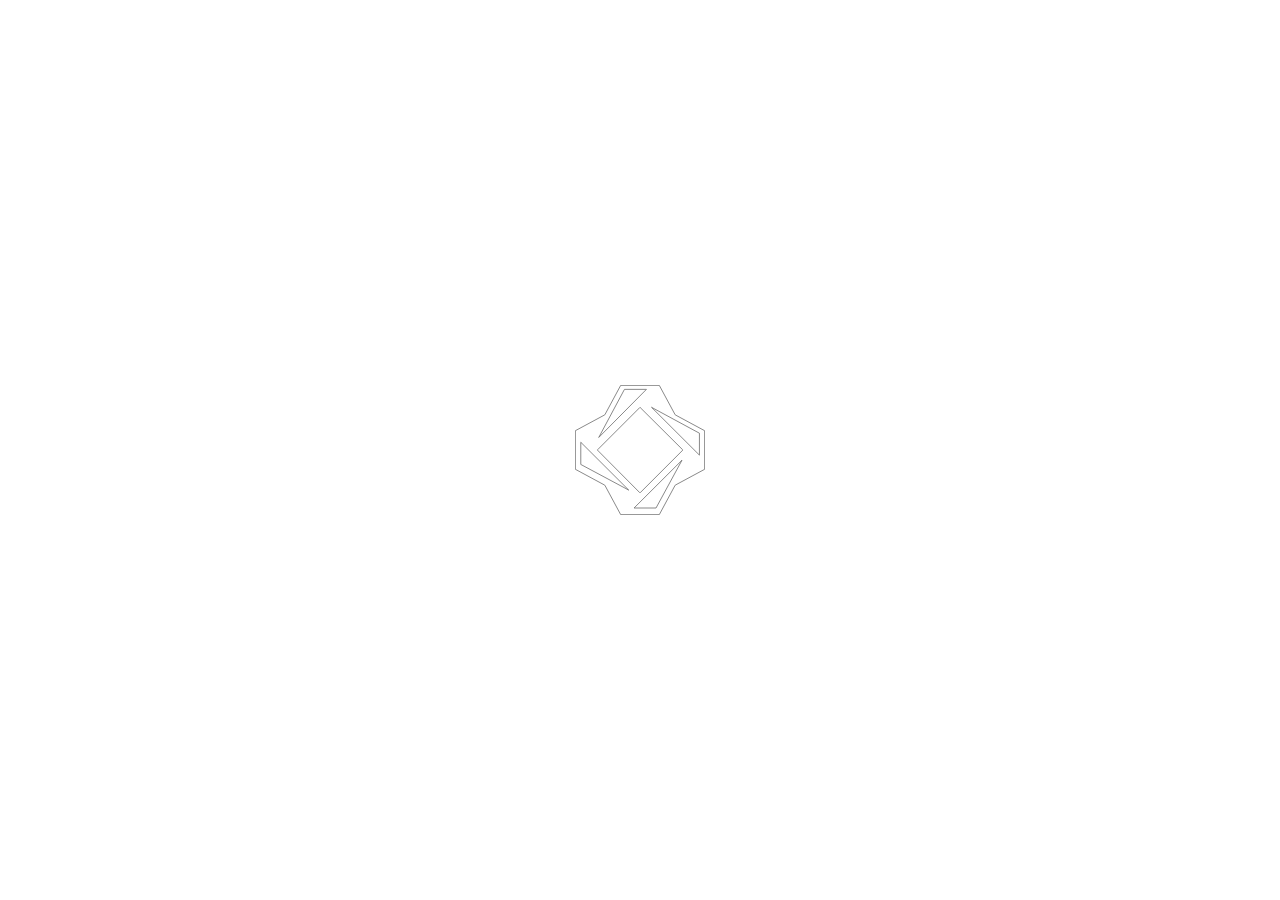
<file: contacts_recvizity.html>
<!doctype html>
<html lang="en">
<head>
  <meta charset="UTF-8">
  <meta name="viewport" content="width=device-width, user-scalable=no, initial-scale=1.0, maximum-scale=1.0, minimum-scale=1.0">
  <meta http-equiv="X-UA-Compatible" content="ie=edge">
  <title>Обратная связь</title>
  <link rel="stylesheet" href="./css/style.min.css">
</head>
<body>


<style>
  .preloader {
    background-color: #ffffff;
    width: 100vw;
    z-index: 20000;
    height: 100vh;
    height: calc(var(--vh, 1vh) * 100);
    position: fixed;
    display: flex;
    justify-content: center;
    align-items: center;

  }

  .preloader__icon {
    width: 130px;
    height: 130px;
    fill: none;
    stroke-dasharray: 1000;
    stroke-dashoffset: 1000;
    animation: dash 6s linear 3s forwards infinite alternate;
  }
</style>
<div class="preloader">
  <svg class="preloader__icon">
    <use xlink:href="./img/sprite.svg#icon-logo-company"></use>
  </svg>
</div>

<header class="header">
  <div class="container--header container--header--main">

    <div class="header__wrapper">

      <button class="c-nav-button js-nav-toggle" type="button">
        <div class="c-nav-button_wrap">
          <div class="c-nav-button_icon">
            <span class="c-nav-button_line"></span>
            <span class="c-nav-button_line"></span>
            <span class="c-nav-button_line"></span>
          </div>
        </div>
      </button>
      <a class="header__logo" href="">
        <svg class="header__logo-icon" viewBox="0 0 36 36" fill="none" xmlns="http://www.w3.org/2000/svg">
          <g clip-path="url(#clip0)">
            <path d="M29.684 17.9667L17.9667 29.684L6.32028 17.9667L17.9667 6.32028L29.684 17.9667ZM27.7666 8.16666L23.3637 0H12.5696L8.16666 8.16666L0 12.5696V23.3637L8.16666 27.7666L12.5696 35.9333H23.3637L27.7666 27.7666L35.9333 23.3637V12.5696L27.7666 8.16666Z" fill="#ED1C24"></path>
            <path d="M20.4522 6.32031L34.087 13.7058V19.9551L20.4522 6.32031ZM22.2986 34.158H16.0493L29.6841 20.5232L22.2986 34.158ZM1.77539 22.2986V15.9783L15.4102 29.613L1.77539 22.2986ZM13.6348 1.77539H19.8841L6.32031 15.4812L13.6348 1.77539Z" fill="#FFDD00"></path>
          </g>
          <defs>
            <clipPath id="clip0">
              <rect width="35.9333" height="35.9333" fill="white"></rect>
            </clipPath>
          </defs>
        </svg>

        <p class="header__logo-text">Кировский<br> завод</p>
      </a>
    </div>


  </div>
</header>

<nav class="nav">
  <div class="nav_background"></div>


  <div class="nav_list-wrap">
    <article class="nav_list-scroll">
      <div class="nav_list-left scrollbar-inner">
        <div class="nav_list-content">


          <div class="js-search-button">
            <div class="js-search-text">Поиск</div>
          </div>
          <ul class="nav_list">
            <li class="nav_item -dropdown js-dropdown">
              <div class="nav_link js-nav-link js-dropdown-toggle">
                <span class="nav_link_text">Компания</span>
                <svg class="nav_link__icon">
                  <use xlink:href="./img/sprite.svg#icon-arrow"></use>
                </svg>

              </div>
              <span class="nav_link_line"></span>
              <div class="nav_dropdown js-dropdown-list">
                <div class="nav_dropdown_wrap">
                  <ul class="nav_dropdown_list">
                    <li class="nav_dropdown_item">
                      <a class="nav_dropdown_link" href="#">Руководство</a>
                    </li>

                    <li class="nav_dropdown_item">
                      <a class="nav_dropdown_link" href="#">История</a>
                    </li>
                    <li class="nav_dropdown_item">
                      <a class="nav_dropdown_link" href="#">Музей</a>
                    </li>
                    <li class="nav_dropdown_item">
                      <a class="nav_dropdown_link" href="#">Производственная система</a>
                    </li>
                    <li class="nav_dropdown_item">
                      <a class="nav_dropdown_link" href="#">Охрана труда</a>
                    </li>
                    <li class="nav_dropdown_item">
                      <a class="nav_dropdown_link" href="#">Профсоюз</a>
                    </li>
                    <li class="nav_dropdown_item">
                      <a class="nav_dropdown_link" href="#">Реквизиты</a>
                    </li>
                  </ul>
                </div>
              </div>
            </li>
            <li class="nav_item -dropdown js-dropdown">
              <div class="nav_link js-nav-link js-dropdown-toggle">
                <span class="nav_link_text">Дочерние предприятия</span>
                <svg class="nav_link__icon">
                  <use xlink:href="./img/sprite.svg#icon-arrow"></use>
                </svg>

              </div>
              <span class="nav_link_line"></span>
              <div class="nav_dropdown js-dropdown-list">
                <div class="nav_dropdown_wrap">
                  <ul class="nav_dropdown_list">
                    <li class="nav_dropdown_item">
                      <a class="nav_dropdown_link" href="#">Петербургский тракторный завод завод «Петросталь»</a>
                    </li>

                    <li class="nav_dropdown_item">
                      <a class="nav_dropdown_link" href="#">Завод буровых технологий</a>
                    </li>
                    <li class="nav_dropdown_item">
                      <a class="nav_dropdown_link" href="#">Кировский завод Газовые технологии</a>
                    </li>
                    <li class="nav_dropdown_item">
                      <a class="nav_dropdown_link" href="#">Энергетический комплекс</a>
                    </li>
                    <li class="nav_dropdown_item">
                      <a class="nav_dropdown_link" href="#">Тетрамет</a>
                    </li>
                    <li class="nav_dropdown_item">
                      <a class="nav_dropdown_link" href="#">Локомотив</a>
                    </li>
                    <li class="nav_dropdown_item">
                      <a class="nav_dropdown_link" href="#"> Проектно-конструкторское бюро «Автоматика»</a>
                    </li>

                    <li class="nav_dropdown_item">
                      <a class="nav_dropdown_link" href="#"> Центр метрологии, испытаний и охраны труда</a>
                    </li>

                    <li class="nav_dropdown_item">
                      <a class="nav_dropdown_link" href="#"> Предприятия социальной сферы</a>
                    </li>
                  </ul>
                </div>
              </div>
            </li>


            <li class="nav_item">
              <a class="nav_link js-nav-link" href="#">
                <span class="nav_link_text">Корпоративный университет</span>
                <span class="nav_link_line"></span>
              </a>
            </li>

            <li class="nav_item">
              <a class="nav_link js-nav-link" href="#">
                <span class="nav_link_text">Вакансии</span>
                <span class="nav_link_line"></span>
              </a>
            </li>

            <li class="nav_item -dropdown js-dropdown">


              <div class="nav_link js-nav-link js-dropdown-toggle">
                <span class="nav_link_text">Пресс-Центр</span>
                <svg class="nav_link__icon">
                  <use xlink:href="./img/sprite.svg#icon-arrow"></use>
                </svg>
              </div>
              <div class="nav_dropdown js-dropdown-list">
                <div class="nav_dropdown_wrap">
                  <ul class="nav_dropdown_list">
                    <li class="nav_dropdown_item">
                      <a class="nav_dropdown_link" href="#">Новости</a>
                    </li>
                    <li class="nav_dropdown_item">
                      <a class="nav_dropdown_link" href="#">Видеогалерея</a>
                    </li>
                    <li class="nav_dropdown_item">
                      <a class="nav_dropdown_link" href="#">Пресса о нас</a>
                    </li>
                    <li class="nav_dropdown_item">
                      <a class="nav_dropdown_link" href="#">Фотогалерея</a>
                    </li>
                    <li class="nav_dropdown_item">
                      <a class="nav_dropdown_link" href="#">Контакты</a>
                    </li>
                  </ul>
                </div>
              </div>
            </li>

            <li class="nav_item -dropdown js-dropdown">


              <div class="nav_link js-nav-link js-dropdown-toggle">
                <span class="nav_link_text">Акционерам и инвесторам</span>
                <svg class="nav_link__icon">
                  <use xlink:href="./img/sprite.svg#icon-arrow"></use>
                </svg>
              </div>
              <div class="nav_dropdown js-dropdown-list">
                <div class="nav_dropdown_wrap">
                  <ul class="nav_dropdown_list">
                    <li class="nav_dropdown_item">
                      <a class="nav_dropdown_link" href="#">Информация, подлежащая раскрытию</a>
                    </li>
                    <li class="nav_dropdown_item">
                      <a class="nav_dropdown_link" href="#">Раскрытие информации дочерними обществами</a>
                    </li>


                  </ul>
                </div>
              </div>
            </li>


            <li class="nav_item">
              <a class="nav_link js-nav-link" href="#">
                <span class="nav_link_text">Продажа активов</span>
                <span class="nav_link_line"></span>
              </a>
            </li>
            <li class="nav_item">
              <a class="nav_link js-nav-link" href="#">
                <span class="nav_link_text">Тендеры</span>
                <span class="nav_link_line"></span>
              </a>
            </li>
            <li class="nav_item">
              <a class="nav_link js-nav-link" href="#">
                <span class="nav_link_text">Аренда помещений	</span>
                <span class="nav_link_line"></span>
              </a>
            </li>
            <li class="nav_item">
              <a class="nav_link js-nav-link" href="#">
                <span class="nav_link_text">Контакты</span>
                <span class="nav_link_line"></span>
              </a>
            </li>


            <li class="nav_item">
              <a class="nav_link nav_link--policy js-nav-link" href="#">
                <span class="nav_link_text">Использование сайта</span>
                <span class="nav_link_line"></span>
              </a>
            </li>
          </ul>


          <div class="nav_lang nav_lang--mobile">
            <div class="nav_lang-wrap">
              <ul class="nav_lang-list">
                <li class="nav_lang-item">
                  <a class="nav_lang-link" href="">En</a>
                </li>
                <li class="nav_lang-item">
                  <a class="nav_lang-link" href="">Ru</a>
                </li>
                <li class="nav_lang-item">
                  <a class="nav_lang-link" href="">De</a>
                </li>

              </ul>
            </div>

          </div>
        </div>
      </div>
    </article>


  </div>
  <div class="nav_search">
    <article class="search-wrap">
      <div class="search">
        <input class="search_input o-input -search js-search-input" type="text" placeholder="Поиск" value="">
        <div class="search_results js-search-results"></div>
      </div>
    </article>
  </div>
  <aside class="nav_aside">
    <ul class="nav_social">
      <li class="nav_social_item">
        <a class="nav_social_link" href="#" target="_blank">


          <svg class="nav_social_icon">
            <use xlink:href="./img/sprite.svg#icon-fb"></use>
          </svg>
        </a>
      </li>
      <li class="nav_social_item">
        <a class="nav_social_link" href="#" target="_blank">
          <svg class="nav_social_icon">
            <use xlink:href="./img/sprite.svg#icon-vk"></use>
          </svg>

        </a>
      </li>
      <li class="nav_social_item">
        <a class="nav_social_link" href="#" target="_blank">
          <svg class="nav_social_icon">
            <use xlink:href="./img/sprite.svg#icon-youtube"></use>
          </svg>

        </a>
      </li>
      <li class="nav_social_item">
        <a class="nav_social_link" href="#" target="_blank">

          <svg class="nav_social_icon">
            <use xlink:href="./img/sprite.svg#icon-inst"></use>
          </svg>
        </a>
      </li>
    </ul>
    <div class="nav_lang nav_lang--desktop">
      <div class="nav_lang-wrap">
        <ul class="nav_lang-list">
          <li class="nav_lang-item">
            <a class="nav_lang-link" href="">Ru</a>
          </li>
          <li class="nav_lang-item">
            <a class="nav_lang-link" href="">En</a>
          </li>
          <li class="nav_lang-item">
            <a class="nav_lang-link" href="">De</a>
          </li>

        </ul>
      </div>

    </div>
  </aside>
</nav>

<div class="scroll">
  <section class="main parallax__item">
    <div class="parallax__img-wrap">
      <div class="parallax__img" data-speed="-40">
        <div class="parallax__img--inner" style="
						background: linear-gradient(65.95deg, #0F0F0F 0.6%, #000000 0.6%, rgba(0, 0, 0, 0) 42.86%), linear-gradient(0deg, rgba(0, 0, 0, 0.43), rgba(0, 0, 0, 0.43)),  url(./img/contacts/bg-contacts.png);
						background-blend-mode: multiply, normal, normal;
						background-position: center;
						background-size: cover;
						background-repeat: no-repeat;">

        </div>
        <!-- <video loop="" class="parallax__img-video" playsinline="" muted="">
            <source src="./video/video-main.mp4" type="video/mp4">
      </video> -->
      </div>
    </div>

    <div class="container">
      <div class="main__wrapper">
        <h1 class="main__title main__title--about">
          <div class="title--inner-main">Реквизиты</div></h1>
      </div>
    </div>

    <!-- <div class="button__video-controls-wrap">
        <button class="button__video-controls button__video-controls--play"></button>

    </div> -->
  </section>
  <div class="contacts-container two-screen">
    <nav id="barba-wrapper" class="contacts-navigation">
      <ul class="contacts-navigation-list barba-container">
        <li class="contacts-navigation-list__item">
          <a href="contacts.html">Контакты</a>
        </li>
        <li class="contacts-navigation-list__item"><a href="contacts_form.html">Обратная связь</a></li>
        <li class="contacts-navigation-list__item"><a href="contacts_hotline.html">Горячая линия</a></li>
        <li class="contacts-navigation-list__item active"><a href="contacts_recvizity.html">Реквизиты</a></li>
      </ul>
    </nav>

    <main class="contacts__content-container">

      <section class="contacts-info-container contacts-info__contacts-container">
        <div class="contacts-mobile_container">
          <h2 class="contacts__contacts-info__main">ПАО «КИРОВСКИЙ ЗАВОД»</h2>
          <div class="contacts__contacts-info__pressc">
            <div class="contacts_hotline_text">
              <p>
                Россия, 198097, г. Санкт-Петербург проспект Стачек д.47, литера Щ, пом. 8-н кабинет 6
              </p>
              <p>
                ИНН/КПП 7805019279/ 780501001
              </p>
              <p>
                Р/С 40702810300000004097
              </p>
              <p>
                в АО «АБ «РОССИЯ», г. Санкт-Петербург
              </p>
              <p>
                БИК 044030861
              </p>
              <p>
                К/С 30101810800000000861
              </p>
            </div>

          </div>
        </div>
      </section>

      <aside class="contacts-sidebar">
        <nav class="contacts-sidebar__nav">
          <ul class="contacts-sidebar__nav-list">
            <li class="contacts-sidebar__nav-item" data-name="contacts-main">
              <a href="contacts.html#contacts-main">Контакты</a>
            </li>
            <li class="contacts-sidebar__nav-item" data-name="management">
              <a href="contacts.html#management">Руководство</a>
            </li>
            <li class="contacts-sidebar__nav-item" data-name="press-center">
              <a href="contacts.html#press-center">Пресс-центр</a>
            </li>
            <li class="contacts-sidebar__nav-item" data-name="group">
              <a href="contacts.html#group">Дочерние компании</a>
            </li>
            <li class="contacts-sidebar__nav-item" data-name="employment">
              <a href="contacts.html#employment">Трудоустройство</a>
            </li>
            <li class="contacts-sidebar__nav-item" data-name="rent">
              <a href="contacts.html#rent">Аренда</a>
            </li>
            <li class="contacts-sidebar__nav-item" data-name="museum">
              <a href="contacts.html#museum">Музей</a>
            </li>
          </ul>
        </nav>
        <section class="contacts-sidebar__contacts">
          <div class="contacts-social-container">
            <ul class="contacts-social__list">
              <li class="contacts-social__list-item">
                <a class="contacts-social__list-link" href="#fb">
                  <svg class="contacts-social__list-ico" width="9" height="19" viewBox="0 0 9 19" xmlns="http://www.w3.org/2000/svg">
                    <path d="M8.63758 9.4817H5.96809V19H1.92358V9.4817H0V6.13659H1.92358V3.97193C1.92358 2.42396 2.67909 0 6.00409 0L9 0.0121987V3.2592H6.82627C6.46972 3.2592 5.96835 3.43258 5.96835 4.171V6.13971H8.99093L8.63758 9.4817Z"></path>
                  </svg>
                </a>
              </li>
              <li class="contacts-social__list-item">
                <a class="contacts-social__list-link" href="#vk">
                  <svg class="contacts-social__list-ico" width="18" height="10" viewBox="0 0 18 10" xmlns="http://www.w3.org/2000/svg">
                    <path fill-rule="evenodd" clip-rule="evenodd" d="M8.80669 9.95813H9.88262C9.88262 9.95813 10.2076 9.92339 10.3735 9.7492C10.5263 9.58928 10.5214 9.28897 10.5214 9.28897C10.5214 9.28897 10.5004 7.88305 11.1704 7.67602C11.8309 7.47208 12.6791 9.03482 13.5781 9.63569C14.2579 10.0904 14.7745 9.99073 14.7745 9.99073L17.1783 9.95813C17.1783 9.95813 18.4358 9.8827 17.8396 8.91988C17.7907 8.84111 17.4923 8.20764 16.0523 6.90596C14.5451 5.54359 14.7469 5.76395 16.5625 3.40735C17.6683 1.97217 18.1103 1.09597 17.9722 0.720697C17.8405 0.363269 17.0273 0.457743 17.0273 0.457743L14.3207 0.474163C14.3207 0.474163 14.1201 0.44751 13.9713 0.53413C13.8259 0.619085 13.7323 0.817075 13.7323 0.817075C13.7323 0.817075 13.3039 1.92767 12.7326 2.87216C11.5274 4.86515 11.0455 4.97033 10.8486 4.84658C10.3904 4.55817 10.5048 3.68792 10.5048 3.06968C10.5048 1.13833 10.8056 0.333048 9.91903 0.124588C9.62482 0.0553397 9.40831 0.0096499 8.65592 0.00227289C7.6902 -0.00748379 6.87281 0.00512819 6.40999 0.225962C6.10209 0.372789 5.86457 0.699994 6.00923 0.718794C6.1881 0.742114 6.59326 0.825165 6.80805 1.11001C7.0854 1.47744 7.07563 2.30271 7.07563 2.30271C7.07563 2.30271 7.23495 4.57625 6.70346 4.85872C6.33863 5.05243 5.83818 4.65692 4.76372 2.84884C4.21317 1.92267 3.79751 0.898935 3.79751 0.898935C3.79751 0.898935 3.71736 0.707609 3.5744 0.605283C3.40091 0.481301 3.1585 0.4418 3.1585 0.4418L0.586584 0.458218C0.586584 0.458218 0.200492 0.46869 0.0587613 0.632174C-0.0673297 0.777572 0.0487424 1.07836 0.0487424 1.07836C0.0487424 1.07836 2.06229 5.66591 4.34219 7.97776C6.43271 10.0973 8.80669 9.95813 8.80669 9.95813Z"></path>
                  </svg>
                </a>
              </li>
              <li class="contacts-social__list-item">
                <a class="contacts-social__list-link" href="#youtube">
                  <svg class="contacts-social__list-ico" width="19" height="13" viewBox="0 0 19 13" fill="none" xmlns="http://www.w3.org/2000/svg">
                    <path d="M18.2594 1.11596C17.5736 0.323322 16.3073 0 13.8891 0H5.11075C2.63714 0 1.34943 0.344178 0.666165 1.18806C0 2.01084 0 3.22316 0 4.90102V8.09903C0 11.3496 0.7904 13 5.11075 13H13.8891C15.9862 13 17.1483 12.7147 17.9001 12.0152C18.6711 11.2979 19 10.1267 19 8.09903V4.90102C19 3.13157 18.9485 1.91211 18.2594 1.11596ZM12.1981 6.94154L8.21186 8.96699C8.12275 9.01227 8.02529 9.03474 7.92796 9.03474C7.81776 9.03474 7.70781 9.0059 7.61042 8.94858C7.42704 8.84054 7.31506 8.6473 7.31506 8.43886V4.40097C7.31506 4.19288 7.42673 3.99982 7.60975 3.89173C7.79282 3.78364 8.02051 3.77625 8.21045 3.87218L12.1967 5.88458C12.3995 5.98695 12.5268 6.1905 12.5271 6.41258C12.5274 6.63485 12.4006 6.8387 12.1981 6.94154Z"></path>
                  </svg>
                </a>
              </li>
              <li class="contacts-social__list-item">
                <a class="contacts-social__list-link" href="#insta">
                  <svg class="contacts-social__list-ico" width="19" height="19" viewBox="0 0 19 19" xmlns="http://www.w3.org/2000/svg">
                    <path d="M19 5.45194C19 2.35917 16.8044 0 13.7117 0H5.64722C2.55444 0 0 2.62306 0 5.71583V13.7803C0 16.8731 2.29056 19 5.38333 19H13.9756C17.0683 19 19 16.8731 19 13.7803V5.45194ZM17.1528 13.6853C17.1528 15.6644 15.8597 17.1528 13.8806 17.1528H5.47833C3.49917 17.1528 1.84722 15.6644 1.84722 13.6853V5.54694C1.84722 3.56778 3.49917 1.84722 5.47833 1.84722H13.6167C15.5958 1.84722 17.1528 3.56778 17.1528 5.54694V13.6853Z"></path>
                    <path d="M9.90569 5C7.20083 5 5 7.20083 5 9.90569C5 12.6106 7.20083 14.8114 9.90569 14.8114C12.6106 14.8114 14.8114 12.6106 14.8114 9.90569C14.8114 7.20083 12.6106 5 9.90569 5ZM12.8639 9.90569C12.8639 11.5365 11.5365 12.8639 9.90569 12.8639C8.27486 12.8639 6.9475 11.5365 6.9475 9.90569C6.9475 8.27486 8.27486 6.9475 9.90569 6.9475C11.5365 6.9475 12.8639 8.27486 12.8639 9.90569Z"></path>
                  </svg>
                </a>
              </li>
            </ul>
          </div>
          <h4 class="contacts-social__list-item-subscribe">
            Подписаться на наши новости
          </h4>
          <div class="contacts__email-input">
            <input type="text" placeholder="E-mail">
            <button type="button" class="contacts__email-input-button">
                                <span>
                                    <svg width="31" height="26" viewBox="0 0 31 26" xmlns="http://www.w3.org/2000/svg">
                                        <path fill-rule="evenodd" clip-rule="evenodd" d="M0 3.77969V21.7797C0 23.7679 1.38792 25.3797 3.1 25.3797H27.9C29.6121 25.3797 31 23.7679 31 21.7797V3.77969C31 1.79146 29.6121 0.179688 27.9 0.179688H3.1C1.38792 0.179688 0 1.79146 0 3.77969ZM29.45 3.81012V3.77969C29.45 2.78558 28.756 1.97969 27.9 1.97969H3.1C2.24396 1.97969 1.55 2.78558 1.55 3.77969V3.81012L14.3038 12.6966C15.0401 13.2097 15.9599 13.2097 16.6962 12.6966L29.45 3.81012ZM1.55 5.90926V21.7797C1.55 22.7738 2.24396 23.5797 3.1 23.5797H27.9C28.756 23.5797 29.45 22.7738 29.45 21.7797V5.90926L17.4937 14.2401C16.2665 15.0952 14.7335 15.0952 13.5063 14.2401L1.55 5.90926Z"></path>
                                    </svg>
                                </span>
            </button>
          </div>
        </section>
      </aside>
    </main>
  </div>

  <footer class="footer">

    <div class="footer__outer">
      <div class="container">

        <div class="footer__row">
          <nav class="footer__nav">
            <ul class="footer__nav-list">
              <li class="footer__nav-item">
                <a class="footer__nav-link" href="">Компания</a>
              </li>
              <li class="footer__nav-item">
                <a class="footer__nav-link" href="">Деятельность</a>
              </li>
              <li class="footer__nav-item">
                <a class="footer__nav-link" href="">Карта сайта</a>
              </li>

              <li class="footer__nav-item">
                <a class="footer__nav-link" href="">Пресс-центр</a>
              </li>
              <li class="footer__nav-item">
                <a class="footer__nav-link" href="">Акционерам и инвесторам</a>
              </li>
              <li class="footer__nav-item">
                <a class="footer__nav-link" href="">Контакты</a>
              </li>
              <li class="footer__nav-item">
                <a class="footer__nav-link" href="">Вакансии</a>
              </li>
              <li class="footer__nav-item">
                <a class="footer__nav-link" href="">Тендеры</a>
              </li>
              <li class="footer__nav-item">
                <a class="footer__nav-link" href="">Аренда помещений</a>
              </li>


              <li class="footer__nav-item">
                <a class="footer__nav-link" href="">Реквизиты</a>
              </li>
              <li class="footer__nav-item footer__nav-item--last">

              </li>
            </ul>

            <p class="footer__adress">198097, Россия, Санкт-Петербург, пр. Стачек, 47</p>
          </nav>


          <div class="footer__contact">

            <div class="footer__contact-feedback">
              <h6 class="footer__contact-title">Подписаться на наши новости</h6>
              <form class="footer__contact-form" action="">
                <div class="footer__contact-form__wrap">
                  <input class="footer__contact-input" type="mail" placeholder="E-mail" required="">
                  <button class="footer__contact-submit" type="submit">
                    <svg class="footer__contact-submit-icon" width="40">
                      <use xlink:href="./img/sprite.svg#icon-mail-submit"></use>
                    </svg>
                  </button>
                </div>
              </form>

            </div>

            <ul class="footer__social-list">
              <li class="footer__social-item" style="background-image: url(./img/social-youtube.svg);">
                <a class="footer__social-link" href="">
                  <span class="visually-hidden">Youtube</span>
                </a>
              </li>

              <li class="footer__social-item" style="background-image: url(./img/social-vk.svg);">
                <a class="footer__social-link" href="">
                  <span class="visually-hidden">Vk</span>
                </a>
              </li>

              <li class="footer__social-item" style="background-image: url(./img/social-inst.svg);">
                <a class="footer__social-link" href="">
                  <span class="visually-hidden">Instagram</span>
                </a>
              </li>

              <li class="footer__social-item" style="background-image: url(./img/social-fb.svg);">
                <a class="footer__social-link" href="">
                  <span class="visually-hidden">Facebook</span>
                </a>
              </li>
            </ul>


          </div>


        </div>


        <section class="copyright">
          <h6 class="copyright__title">Copyrights © ПАО "Кировский завод"</h6>
          <a class="copyright__link" href="">Правила использования сайта</a>
          <a class="copyright__link" href="">Политика в области обработки персональных данных</a>
        </section>

      </div>

    </div>
  </footer>
</div>
<script src="./js/script.min.js"></script>
<script>
  function closeMenu() {
    let x = document.getElementById("menu-container");
    x.classList.remove("show");
  }

  function toggleDropDown() {
    let x = document.getElementById("menu-container"),
        width = document.documentElement.clientWidth;
    if (width <= 768) {
      x.classList.toggle("show");
    } else {
      closeMenu();
    }
  }
</script>
</body>
</html>
</file>
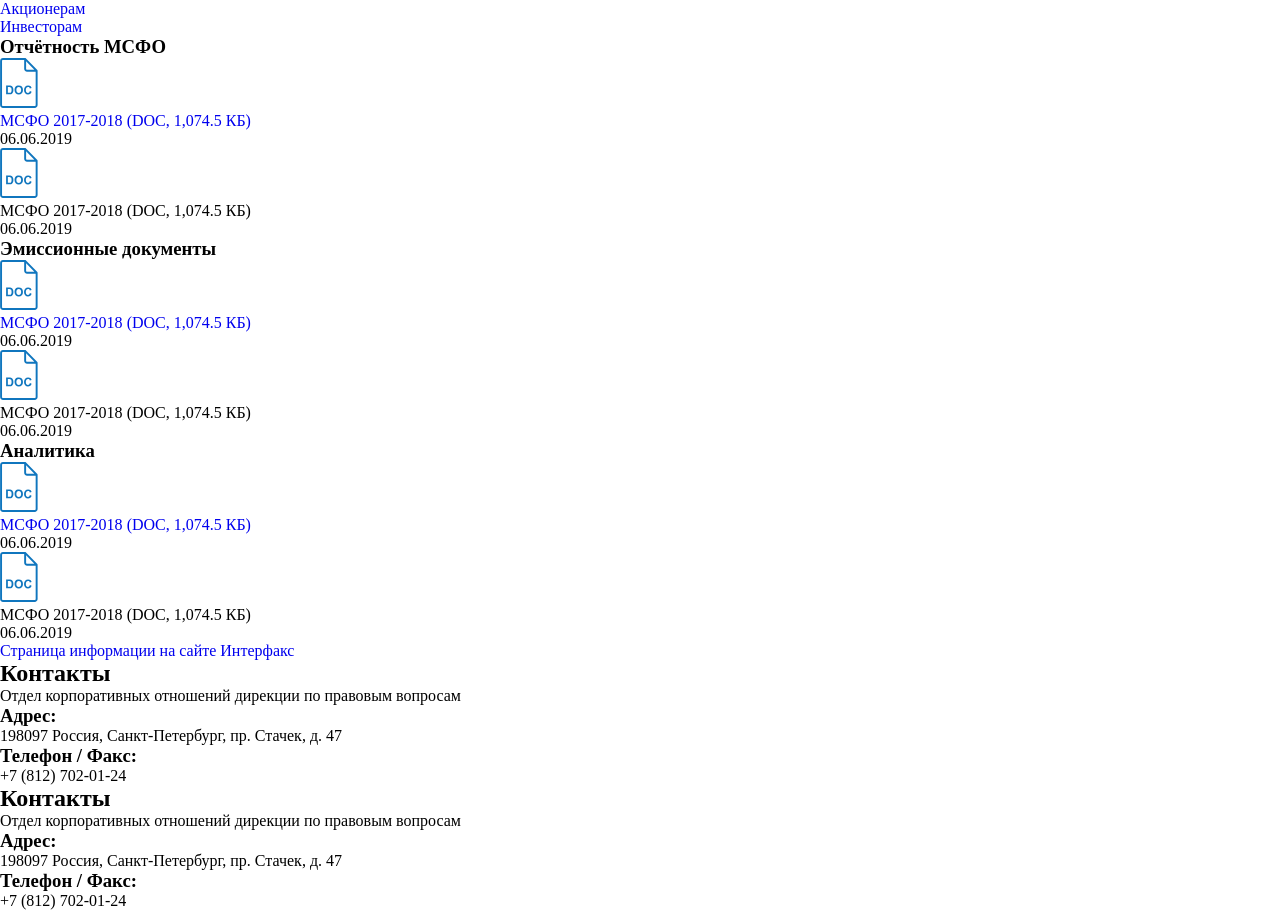
<file: investors.html>
<!doctype html>
<html lang="en">
<head>
    <meta charset="UTF-8">
    <meta name="viewport" content="width=device-width, user-scalable=no, initial-scale=1.0, maximum-scale=1.0, minimum-scale=1.0">
    <meta http-equiv="X-UA-Compatible" content="ie=edge">
    <title>Инвесторам</title>
    <link rel="stylesheet" href="./css/style.min.css">
</head>
<body>
<main class="akcioner-container">
    <nav id="barba-wrapper" class="akcioner-navigation akcioner-investors-navigation">
        <ul class="akcioner-navigation-list barba-container">
            <li class="akcioner-navigation-list__item"><a href="http://localhost:3000/actioners.html">Акционерам</a></li>
            <li class="akcioner-navigation-list__item-active"><a href="#">Инвесторам</a></li>
        </ul>
    </nav>

    <div class="akcioner__content-container">

        <section class="akcioner-info-container akcioner-info__investors-container">
            <section class="akcioner-info__accordion">
                <div class="akcioner-info__accordion-item">
                    <h3 class="akcioner-info__accordion-item--title">
                        <span>Отчётность МСФО</span>
                        <span class="akcioner-info__accordion-item--title-arrow">
                            <svg width="22" height="15" viewBox="0 0 22 15" fill="none" xmlns="http://www.w3.org/2000/svg">
                                <path d="M2.03706 1.05163L2.03709 1.05161L2.03415 1.04812C1.97196 0.97417 1.89831 0.904842 1.8047 0.855377C1.70848 0.804535 1.60552 0.782207 1.49578 0.782207C1.08599 0.782207 0.75 1.15502 0.75 1.62165C0.75 1.78842 0.814213 2.02343 0.955405 2.19279L10.4233 13.9797L10.4232 13.9798L10.4269 13.9841C10.5666 14.1502 10.7574 14.25 10.9652 14.25C11.1731 14.25 11.3639 14.1502 11.5036 13.9841L11.5036 13.9841L11.5068 13.9802L21.0242 2.19329L21.0722 2.13624C21.3711 1.7809 21.2745 1.28864 21.0226 0.989175C20.8717 0.809683 20.6659 0.729374 20.4548 0.754483C20.2538 0.778379 20.0759 0.893577 19.9459 1.04812L19.9459 1.04808L19.9426 1.05215L11.0143 12.1287L2.03706 1.05163Z" stroke-width="0.5"></path>
                            </svg>
                        </span>
                    </h3>
                    <ul>
                        <li class="akcioner-info__accordion-item--text">
                            <a href="#doc" class="akcioner-info__accordion-item--text-container">
                                  <span class="akcioner-info__accordion-item--text-icon">
                                    <svg width="38" height="50" viewBox="0 0 38 50" fill="none" xmlns="http://www.w3.org/2000/svg">
                                        <path fill-rule="evenodd" clip-rule="evenodd" d="M2.98619 0C1.40594 0 0.103516 1.31338 0.103516 2.9069V47.0933C0.103516 48.6868 1.40594 50 2.98619 50H34.7208C36.3011 50 37.6035 48.6868 37.6035 47.0933V12.3964L37.3272 12.1124L25.543 0H2.98619ZM2.98619 1.94738H24.1721V10.8127C24.1721 12.4179 25.4646 13.768 27.0739 13.768H35.6724V47.0933C35.6724 47.6417 35.2647 48.0528 34.7208 48.0528H2.98619C2.44235 48.0528 2.03467 47.6417 2.03467 47.0933V2.9069C2.03467 2.35849 2.44235 1.94738 2.98619 1.94738ZM26.1032 3.3565L34.338 11.8206H27.0739C26.5592 11.8206 26.1032 11.3493 26.1032 10.8127V3.3565ZM18.7407 27.4219C18.0326 27.4219 17.4076 27.5377 16.8656 27.769C16.4581 27.9406 16.0824 28.2039 15.7382 28.5589C15.398 28.9139 15.129 29.3148 14.9312 29.7616C14.6662 30.368 14.5336 31.1179 14.5336 32.0115C14.5336 33.4078 14.9153 34.5049 15.6788 35.3027C16.4423 36.0966 17.4709 36.4934 18.7645 36.4934C20.0422 36.4934 21.0629 36.0944 21.8264 35.2966C22.5899 34.4948 22.9718 33.3858 22.9718 31.9696C22.9718 30.5414 22.586 29.4266 21.8146 28.6248C21.0472 27.8229 20.0225 27.4219 18.7407 27.4219ZM28.0987 27.4219C26.8803 27.4219 25.8971 27.8268 25.1494 28.6366C24.4017 29.4425 24.0279 30.5754 24.0279 32.0355C24.0279 33.4157 24.3998 34.5049 25.1435 35.3027C25.8872 36.0966 26.8367 36.4934 27.9918 36.4934C28.9254 36.4934 29.6948 36.262 30.3001 35.7992C30.9093 35.3325 31.3445 34.6205 31.6056 33.6631L29.9027 33.1185C29.7563 33.7607 29.5149 34.2315 29.1786 34.5307C28.8424 34.8299 28.4408 34.9795 27.974 34.9795C27.341 34.9795 26.8267 34.7442 26.4311 34.2735C26.0355 33.8028 25.8377 33.0129 25.8377 31.9039C25.8377 30.8587 26.0377 30.1027 26.4372 29.636C26.8407 29.1692 27.3648 28.9359 28.0097 28.9359C28.4765 28.9359 28.8721 29.0675 29.1965 29.3308C29.5248 29.5941 29.7404 29.9531 29.8432 30.4079L31.5818 29.9891C31.384 29.287 31.0874 28.7483 30.6918 28.3734C30.0272 27.7391 29.1629 27.4219 28.0987 27.4219ZM6.10147 27.5716V36.3438H9.40664C10.0554 36.3438 10.5738 36.2819 10.9614 36.1583C11.4797 35.9907 11.8911 35.7574 12.1957 35.4582C12.5992 35.0633 12.9097 34.5466 13.1273 33.9084C13.3053 33.3858 13.3943 32.7634 13.3943 32.0414C13.3943 31.2196 13.2993 30.5296 13.1094 29.9711C12.9195 29.4086 12.6426 28.9338 12.2787 28.5468C11.9147 28.1599 11.4776 27.8907 10.9673 27.7392C10.5876 27.6275 10.0356 27.5716 9.3117 27.5716H6.10147ZM18.7586 28.9359C19.4825 28.9359 20.062 29.1833 20.4972 29.6779C20.9363 30.1726 21.1559 30.9226 21.1559 31.9278C21.1559 32.9451 20.9305 33.7089 20.4795 34.2195C20.0325 34.7261 19.4588 34.9795 18.7586 34.9795C18.0584 34.9795 17.4808 34.7242 17.0259 34.2136C16.5709 33.699 16.3434 32.9451 16.3434 31.9518C16.3434 30.9425 16.5649 30.1884 17.008 29.6898C17.4511 29.1872 18.0346 28.9359 18.7586 28.9359ZM7.85793 29.0556H8.6471C9.36313 29.0556 9.84383 29.0834 10.0891 29.1393C10.4174 29.2111 10.6884 29.3487 10.902 29.5521C11.1156 29.7556 11.2818 30.0389 11.4005 30.4019C11.5191 30.7649 11.5786 31.2855 11.5786 31.9637C11.5786 32.6418 11.5191 33.1783 11.4005 33.5733C11.2818 33.9642 11.1276 34.2456 10.9377 34.4171C10.7518 34.5887 10.5163 34.7103 10.2315 34.7821C10.0139 34.8379 9.65983 34.8658 9.16928 34.8658H7.85793V29.0556Z" fill="#1076BE"></path>
                                    </svg>
                                </span>

                                <div class="akcioner-info__accordion-item--text-doc">
                                    <span class="akcioner-info__accordion-item--text-doc-title">МСФО 2017-2018</span>
                                    <span class="akcioner-info__accordion-item--text-doc-format">(DOC, 1,074.5 КБ)</span>
                                </div>
                            </a>
                            <span class="akcioner-info__accordion-item--text-date">06.06.2019</span>
                        </li>

                        <li class="akcioner-info__accordion-item--text">
                            <div class="akcioner-info__accordion-item--text-container">
                                  <span class="akcioner-info__accordion-item--text-icon">
                                    <svg width="38" height="50" viewBox="0 0 38 50" fill="none" xmlns="http://www.w3.org/2000/svg">
                                        <path fill-rule="evenodd" clip-rule="evenodd" d="M2.98619 0C1.40594 0 0.103516 1.31338 0.103516 2.9069V47.0933C0.103516 48.6868 1.40594 50 2.98619 50H34.7208C36.3011 50 37.6035 48.6868 37.6035 47.0933V12.3964L37.3272 12.1124L25.543 0H2.98619ZM2.98619 1.94738H24.1721V10.8127C24.1721 12.4179 25.4646 13.768 27.0739 13.768H35.6724V47.0933C35.6724 47.6417 35.2647 48.0528 34.7208 48.0528H2.98619C2.44235 48.0528 2.03467 47.6417 2.03467 47.0933V2.9069C2.03467 2.35849 2.44235 1.94738 2.98619 1.94738ZM26.1032 3.3565L34.338 11.8206H27.0739C26.5592 11.8206 26.1032 11.3493 26.1032 10.8127V3.3565ZM18.7407 27.4219C18.0326 27.4219 17.4076 27.5377 16.8656 27.769C16.4581 27.9406 16.0824 28.2039 15.7382 28.5589C15.398 28.9139 15.129 29.3148 14.9312 29.7616C14.6662 30.368 14.5336 31.1179 14.5336 32.0115C14.5336 33.4078 14.9153 34.5049 15.6788 35.3027C16.4423 36.0966 17.4709 36.4934 18.7645 36.4934C20.0422 36.4934 21.0629 36.0944 21.8264 35.2966C22.5899 34.4948 22.9718 33.3858 22.9718 31.9696C22.9718 30.5414 22.586 29.4266 21.8146 28.6248C21.0472 27.8229 20.0225 27.4219 18.7407 27.4219ZM28.0987 27.4219C26.8803 27.4219 25.8971 27.8268 25.1494 28.6366C24.4017 29.4425 24.0279 30.5754 24.0279 32.0355C24.0279 33.4157 24.3998 34.5049 25.1435 35.3027C25.8872 36.0966 26.8367 36.4934 27.9918 36.4934C28.9254 36.4934 29.6948 36.262 30.3001 35.7992C30.9093 35.3325 31.3445 34.6205 31.6056 33.6631L29.9027 33.1185C29.7563 33.7607 29.5149 34.2315 29.1786 34.5307C28.8424 34.8299 28.4408 34.9795 27.974 34.9795C27.341 34.9795 26.8267 34.7442 26.4311 34.2735C26.0355 33.8028 25.8377 33.0129 25.8377 31.9039C25.8377 30.8587 26.0377 30.1027 26.4372 29.636C26.8407 29.1692 27.3648 28.9359 28.0097 28.9359C28.4765 28.9359 28.8721 29.0675 29.1965 29.3308C29.5248 29.5941 29.7404 29.9531 29.8432 30.4079L31.5818 29.9891C31.384 29.287 31.0874 28.7483 30.6918 28.3734C30.0272 27.7391 29.1629 27.4219 28.0987 27.4219ZM6.10147 27.5716V36.3438H9.40664C10.0554 36.3438 10.5738 36.2819 10.9614 36.1583C11.4797 35.9907 11.8911 35.7574 12.1957 35.4582C12.5992 35.0633 12.9097 34.5466 13.1273 33.9084C13.3053 33.3858 13.3943 32.7634 13.3943 32.0414C13.3943 31.2196 13.2993 30.5296 13.1094 29.9711C12.9195 29.4086 12.6426 28.9338 12.2787 28.5468C11.9147 28.1599 11.4776 27.8907 10.9673 27.7392C10.5876 27.6275 10.0356 27.5716 9.3117 27.5716H6.10147ZM18.7586 28.9359C19.4825 28.9359 20.062 29.1833 20.4972 29.6779C20.9363 30.1726 21.1559 30.9226 21.1559 31.9278C21.1559 32.9451 20.9305 33.7089 20.4795 34.2195C20.0325 34.7261 19.4588 34.9795 18.7586 34.9795C18.0584 34.9795 17.4808 34.7242 17.0259 34.2136C16.5709 33.699 16.3434 32.9451 16.3434 31.9518C16.3434 30.9425 16.5649 30.1884 17.008 29.6898C17.4511 29.1872 18.0346 28.9359 18.7586 28.9359ZM7.85793 29.0556H8.6471C9.36313 29.0556 9.84383 29.0834 10.0891 29.1393C10.4174 29.2111 10.6884 29.3487 10.902 29.5521C11.1156 29.7556 11.2818 30.0389 11.4005 30.4019C11.5191 30.7649 11.5786 31.2855 11.5786 31.9637C11.5786 32.6418 11.5191 33.1783 11.4005 33.5733C11.2818 33.9642 11.1276 34.2456 10.9377 34.4171C10.7518 34.5887 10.5163 34.7103 10.2315 34.7821C10.0139 34.8379 9.65983 34.8658 9.16928 34.8658H7.85793V29.0556Z" fill="#1076BE"></path>
                                    </svg>
                                </span>

                                <div class="akcioner-info__accordion-item--text-doc">
                                    <span class="akcioner-info__accordion-item--text-doc-title">МСФО 2017-2018</span>
                                    <span class="akcioner-info__accordion-item--text-doc-format">(DOC, 1,074.5 КБ)</span>
                                </div>
                            </div>
                            <span class="akcioner-info__accordion-item--text-date">06.06.2019</span>
                        </li>

                    </ul>
                </div>



                <div class="akcioner-info__accordion-item">
                    <h3 class="akcioner-info__accordion-item--title">
                        <span>Эмиссионные документы</span>
                        <span class="akcioner-info__accordion-item--title-arrow">
                            <svg width="22" height="15" viewBox="0 0 22 15" fill="none" xmlns="http://www.w3.org/2000/svg">
                                <path d="M2.03706 1.05163L2.03709 1.05161L2.03415 1.04812C1.97196 0.97417 1.89831 0.904842 1.8047 0.855377C1.70848 0.804535 1.60552 0.782207 1.49578 0.782207C1.08599 0.782207 0.75 1.15502 0.75 1.62165C0.75 1.78842 0.814213 2.02343 0.955405 2.19279L10.4233 13.9797L10.4232 13.9798L10.4269 13.9841C10.5666 14.1502 10.7574 14.25 10.9652 14.25C11.1731 14.25 11.3639 14.1502 11.5036 13.9841L11.5036 13.9841L11.5068 13.9802L21.0242 2.19329L21.0722 2.13624C21.3711 1.7809 21.2745 1.28864 21.0226 0.989175C20.8717 0.809683 20.6659 0.729374 20.4548 0.754483C20.2538 0.778379 20.0759 0.893577 19.9459 1.04812L19.9459 1.04808L19.9426 1.05215L11.0143 12.1287L2.03706 1.05163Z" stroke-width="0.5"></path>
                            </svg>
                        </span>
                    </h3>
                    <ul>
                        <li class="akcioner-info__accordion-item--text">
                            <a href="#doc" class="akcioner-info__accordion-item--text-container">
                                  <span class="akcioner-info__accordion-item--text-icon">
                                    <svg width="38" height="50" viewBox="0 0 38 50" fill="none" xmlns="http://www.w3.org/2000/svg">
                                        <path fill-rule="evenodd" clip-rule="evenodd" d="M2.98619 0C1.40594 0 0.103516 1.31338 0.103516 2.9069V47.0933C0.103516 48.6868 1.40594 50 2.98619 50H34.7208C36.3011 50 37.6035 48.6868 37.6035 47.0933V12.3964L37.3272 12.1124L25.543 0H2.98619ZM2.98619 1.94738H24.1721V10.8127C24.1721 12.4179 25.4646 13.768 27.0739 13.768H35.6724V47.0933C35.6724 47.6417 35.2647 48.0528 34.7208 48.0528H2.98619C2.44235 48.0528 2.03467 47.6417 2.03467 47.0933V2.9069C2.03467 2.35849 2.44235 1.94738 2.98619 1.94738ZM26.1032 3.3565L34.338 11.8206H27.0739C26.5592 11.8206 26.1032 11.3493 26.1032 10.8127V3.3565ZM18.7407 27.4219C18.0326 27.4219 17.4076 27.5377 16.8656 27.769C16.4581 27.9406 16.0824 28.2039 15.7382 28.5589C15.398 28.9139 15.129 29.3148 14.9312 29.7616C14.6662 30.368 14.5336 31.1179 14.5336 32.0115C14.5336 33.4078 14.9153 34.5049 15.6788 35.3027C16.4423 36.0966 17.4709 36.4934 18.7645 36.4934C20.0422 36.4934 21.0629 36.0944 21.8264 35.2966C22.5899 34.4948 22.9718 33.3858 22.9718 31.9696C22.9718 30.5414 22.586 29.4266 21.8146 28.6248C21.0472 27.8229 20.0225 27.4219 18.7407 27.4219ZM28.0987 27.4219C26.8803 27.4219 25.8971 27.8268 25.1494 28.6366C24.4017 29.4425 24.0279 30.5754 24.0279 32.0355C24.0279 33.4157 24.3998 34.5049 25.1435 35.3027C25.8872 36.0966 26.8367 36.4934 27.9918 36.4934C28.9254 36.4934 29.6948 36.262 30.3001 35.7992C30.9093 35.3325 31.3445 34.6205 31.6056 33.6631L29.9027 33.1185C29.7563 33.7607 29.5149 34.2315 29.1786 34.5307C28.8424 34.8299 28.4408 34.9795 27.974 34.9795C27.341 34.9795 26.8267 34.7442 26.4311 34.2735C26.0355 33.8028 25.8377 33.0129 25.8377 31.9039C25.8377 30.8587 26.0377 30.1027 26.4372 29.636C26.8407 29.1692 27.3648 28.9359 28.0097 28.9359C28.4765 28.9359 28.8721 29.0675 29.1965 29.3308C29.5248 29.5941 29.7404 29.9531 29.8432 30.4079L31.5818 29.9891C31.384 29.287 31.0874 28.7483 30.6918 28.3734C30.0272 27.7391 29.1629 27.4219 28.0987 27.4219ZM6.10147 27.5716V36.3438H9.40664C10.0554 36.3438 10.5738 36.2819 10.9614 36.1583C11.4797 35.9907 11.8911 35.7574 12.1957 35.4582C12.5992 35.0633 12.9097 34.5466 13.1273 33.9084C13.3053 33.3858 13.3943 32.7634 13.3943 32.0414C13.3943 31.2196 13.2993 30.5296 13.1094 29.9711C12.9195 29.4086 12.6426 28.9338 12.2787 28.5468C11.9147 28.1599 11.4776 27.8907 10.9673 27.7392C10.5876 27.6275 10.0356 27.5716 9.3117 27.5716H6.10147ZM18.7586 28.9359C19.4825 28.9359 20.062 29.1833 20.4972 29.6779C20.9363 30.1726 21.1559 30.9226 21.1559 31.9278C21.1559 32.9451 20.9305 33.7089 20.4795 34.2195C20.0325 34.7261 19.4588 34.9795 18.7586 34.9795C18.0584 34.9795 17.4808 34.7242 17.0259 34.2136C16.5709 33.699 16.3434 32.9451 16.3434 31.9518C16.3434 30.9425 16.5649 30.1884 17.008 29.6898C17.4511 29.1872 18.0346 28.9359 18.7586 28.9359ZM7.85793 29.0556H8.6471C9.36313 29.0556 9.84383 29.0834 10.0891 29.1393C10.4174 29.2111 10.6884 29.3487 10.902 29.5521C11.1156 29.7556 11.2818 30.0389 11.4005 30.4019C11.5191 30.7649 11.5786 31.2855 11.5786 31.9637C11.5786 32.6418 11.5191 33.1783 11.4005 33.5733C11.2818 33.9642 11.1276 34.2456 10.9377 34.4171C10.7518 34.5887 10.5163 34.7103 10.2315 34.7821C10.0139 34.8379 9.65983 34.8658 9.16928 34.8658H7.85793V29.0556Z" fill="#1076BE"></path>
                                    </svg>
                                </span>

                                <div class="akcioner-info__accordion-item--text-doc">
                                    <span class="akcioner-info__accordion-item--text-doc-title">МСФО 2017-2018</span>
                                    <span class="akcioner-info__accordion-item--text-doc-format">(DOC, 1,074.5 КБ)</span>
                                </div>
                            </a>
                            <span class="akcioner-info__accordion-item--text-date">06.06.2019</span>
                        </li>

                        <li class="akcioner-info__accordion-item--text">
                            <div class="akcioner-info__accordion-item--text-container">
                                  <span class="akcioner-info__accordion-item--text-icon">
                                    <svg width="38" height="50" viewBox="0 0 38 50" fill="none" xmlns="http://www.w3.org/2000/svg">
                                        <path fill-rule="evenodd" clip-rule="evenodd" d="M2.98619 0C1.40594 0 0.103516 1.31338 0.103516 2.9069V47.0933C0.103516 48.6868 1.40594 50 2.98619 50H34.7208C36.3011 50 37.6035 48.6868 37.6035 47.0933V12.3964L37.3272 12.1124L25.543 0H2.98619ZM2.98619 1.94738H24.1721V10.8127C24.1721 12.4179 25.4646 13.768 27.0739 13.768H35.6724V47.0933C35.6724 47.6417 35.2647 48.0528 34.7208 48.0528H2.98619C2.44235 48.0528 2.03467 47.6417 2.03467 47.0933V2.9069C2.03467 2.35849 2.44235 1.94738 2.98619 1.94738ZM26.1032 3.3565L34.338 11.8206H27.0739C26.5592 11.8206 26.1032 11.3493 26.1032 10.8127V3.3565ZM18.7407 27.4219C18.0326 27.4219 17.4076 27.5377 16.8656 27.769C16.4581 27.9406 16.0824 28.2039 15.7382 28.5589C15.398 28.9139 15.129 29.3148 14.9312 29.7616C14.6662 30.368 14.5336 31.1179 14.5336 32.0115C14.5336 33.4078 14.9153 34.5049 15.6788 35.3027C16.4423 36.0966 17.4709 36.4934 18.7645 36.4934C20.0422 36.4934 21.0629 36.0944 21.8264 35.2966C22.5899 34.4948 22.9718 33.3858 22.9718 31.9696C22.9718 30.5414 22.586 29.4266 21.8146 28.6248C21.0472 27.8229 20.0225 27.4219 18.7407 27.4219ZM28.0987 27.4219C26.8803 27.4219 25.8971 27.8268 25.1494 28.6366C24.4017 29.4425 24.0279 30.5754 24.0279 32.0355C24.0279 33.4157 24.3998 34.5049 25.1435 35.3027C25.8872 36.0966 26.8367 36.4934 27.9918 36.4934C28.9254 36.4934 29.6948 36.262 30.3001 35.7992C30.9093 35.3325 31.3445 34.6205 31.6056 33.6631L29.9027 33.1185C29.7563 33.7607 29.5149 34.2315 29.1786 34.5307C28.8424 34.8299 28.4408 34.9795 27.974 34.9795C27.341 34.9795 26.8267 34.7442 26.4311 34.2735C26.0355 33.8028 25.8377 33.0129 25.8377 31.9039C25.8377 30.8587 26.0377 30.1027 26.4372 29.636C26.8407 29.1692 27.3648 28.9359 28.0097 28.9359C28.4765 28.9359 28.8721 29.0675 29.1965 29.3308C29.5248 29.5941 29.7404 29.9531 29.8432 30.4079L31.5818 29.9891C31.384 29.287 31.0874 28.7483 30.6918 28.3734C30.0272 27.7391 29.1629 27.4219 28.0987 27.4219ZM6.10147 27.5716V36.3438H9.40664C10.0554 36.3438 10.5738 36.2819 10.9614 36.1583C11.4797 35.9907 11.8911 35.7574 12.1957 35.4582C12.5992 35.0633 12.9097 34.5466 13.1273 33.9084C13.3053 33.3858 13.3943 32.7634 13.3943 32.0414C13.3943 31.2196 13.2993 30.5296 13.1094 29.9711C12.9195 29.4086 12.6426 28.9338 12.2787 28.5468C11.9147 28.1599 11.4776 27.8907 10.9673 27.7392C10.5876 27.6275 10.0356 27.5716 9.3117 27.5716H6.10147ZM18.7586 28.9359C19.4825 28.9359 20.062 29.1833 20.4972 29.6779C20.9363 30.1726 21.1559 30.9226 21.1559 31.9278C21.1559 32.9451 20.9305 33.7089 20.4795 34.2195C20.0325 34.7261 19.4588 34.9795 18.7586 34.9795C18.0584 34.9795 17.4808 34.7242 17.0259 34.2136C16.5709 33.699 16.3434 32.9451 16.3434 31.9518C16.3434 30.9425 16.5649 30.1884 17.008 29.6898C17.4511 29.1872 18.0346 28.9359 18.7586 28.9359ZM7.85793 29.0556H8.6471C9.36313 29.0556 9.84383 29.0834 10.0891 29.1393C10.4174 29.2111 10.6884 29.3487 10.902 29.5521C11.1156 29.7556 11.2818 30.0389 11.4005 30.4019C11.5191 30.7649 11.5786 31.2855 11.5786 31.9637C11.5786 32.6418 11.5191 33.1783 11.4005 33.5733C11.2818 33.9642 11.1276 34.2456 10.9377 34.4171C10.7518 34.5887 10.5163 34.7103 10.2315 34.7821C10.0139 34.8379 9.65983 34.8658 9.16928 34.8658H7.85793V29.0556Z" fill="#1076BE"></path>
                                    </svg>
                                </span>

                                <div class="akcioner-info__accordion-item--text-doc">
                                    <span class="akcioner-info__accordion-item--text-doc-title">МСФО 2017-2018</span>
                                    <span class="akcioner-info__accordion-item--text-doc-format">(DOC, 1,074.5 КБ)</span>
                                </div>
                            </div>
                            <span class="akcioner-info__accordion-item--text-date">06.06.2019</span>
                        </li>

                    </ul>
                </div>



                <div class="akcioner-info__accordion-item">
                    <h3 class="akcioner-info__accordion-item--title">
                        <span>Аналитика</span>
                        <span class="akcioner-info__accordion-item--title-arrow">
                            <svg width="22" height="15" viewBox="0 0 22 15" fill="none" xmlns="http://www.w3.org/2000/svg">
                                <path d="M2.03706 1.05163L2.03709 1.05161L2.03415 1.04812C1.97196 0.97417 1.89831 0.904842 1.8047 0.855377C1.70848 0.804535 1.60552 0.782207 1.49578 0.782207C1.08599 0.782207 0.75 1.15502 0.75 1.62165C0.75 1.78842 0.814213 2.02343 0.955405 2.19279L10.4233 13.9797L10.4232 13.9798L10.4269 13.9841C10.5666 14.1502 10.7574 14.25 10.9652 14.25C11.1731 14.25 11.3639 14.1502 11.5036 13.9841L11.5036 13.9841L11.5068 13.9802L21.0242 2.19329L21.0722 2.13624C21.3711 1.7809 21.2745 1.28864 21.0226 0.989175C20.8717 0.809683 20.6659 0.729374 20.4548 0.754483C20.2538 0.778379 20.0759 0.893577 19.9459 1.04812L19.9459 1.04808L19.9426 1.05215L11.0143 12.1287L2.03706 1.05163Z" stroke-width="0.5"></path>
                            </svg>
                        </span>
                    </h3>
                    <ul>
                        <li class="akcioner-info__accordion-item--text">
                            <a href="#doc" class="akcioner-info__accordion-item--text-container">
                                  <span class="akcioner-info__accordion-item--text-icon">
                                    <svg width="38" height="50" viewBox="0 0 38 50" fill="none" xmlns="http://www.w3.org/2000/svg">
                                        <path fill-rule="evenodd" clip-rule="evenodd" d="M2.98619 0C1.40594 0 0.103516 1.31338 0.103516 2.9069V47.0933C0.103516 48.6868 1.40594 50 2.98619 50H34.7208C36.3011 50 37.6035 48.6868 37.6035 47.0933V12.3964L37.3272 12.1124L25.543 0H2.98619ZM2.98619 1.94738H24.1721V10.8127C24.1721 12.4179 25.4646 13.768 27.0739 13.768H35.6724V47.0933C35.6724 47.6417 35.2647 48.0528 34.7208 48.0528H2.98619C2.44235 48.0528 2.03467 47.6417 2.03467 47.0933V2.9069C2.03467 2.35849 2.44235 1.94738 2.98619 1.94738ZM26.1032 3.3565L34.338 11.8206H27.0739C26.5592 11.8206 26.1032 11.3493 26.1032 10.8127V3.3565ZM18.7407 27.4219C18.0326 27.4219 17.4076 27.5377 16.8656 27.769C16.4581 27.9406 16.0824 28.2039 15.7382 28.5589C15.398 28.9139 15.129 29.3148 14.9312 29.7616C14.6662 30.368 14.5336 31.1179 14.5336 32.0115C14.5336 33.4078 14.9153 34.5049 15.6788 35.3027C16.4423 36.0966 17.4709 36.4934 18.7645 36.4934C20.0422 36.4934 21.0629 36.0944 21.8264 35.2966C22.5899 34.4948 22.9718 33.3858 22.9718 31.9696C22.9718 30.5414 22.586 29.4266 21.8146 28.6248C21.0472 27.8229 20.0225 27.4219 18.7407 27.4219ZM28.0987 27.4219C26.8803 27.4219 25.8971 27.8268 25.1494 28.6366C24.4017 29.4425 24.0279 30.5754 24.0279 32.0355C24.0279 33.4157 24.3998 34.5049 25.1435 35.3027C25.8872 36.0966 26.8367 36.4934 27.9918 36.4934C28.9254 36.4934 29.6948 36.262 30.3001 35.7992C30.9093 35.3325 31.3445 34.6205 31.6056 33.6631L29.9027 33.1185C29.7563 33.7607 29.5149 34.2315 29.1786 34.5307C28.8424 34.8299 28.4408 34.9795 27.974 34.9795C27.341 34.9795 26.8267 34.7442 26.4311 34.2735C26.0355 33.8028 25.8377 33.0129 25.8377 31.9039C25.8377 30.8587 26.0377 30.1027 26.4372 29.636C26.8407 29.1692 27.3648 28.9359 28.0097 28.9359C28.4765 28.9359 28.8721 29.0675 29.1965 29.3308C29.5248 29.5941 29.7404 29.9531 29.8432 30.4079L31.5818 29.9891C31.384 29.287 31.0874 28.7483 30.6918 28.3734C30.0272 27.7391 29.1629 27.4219 28.0987 27.4219ZM6.10147 27.5716V36.3438H9.40664C10.0554 36.3438 10.5738 36.2819 10.9614 36.1583C11.4797 35.9907 11.8911 35.7574 12.1957 35.4582C12.5992 35.0633 12.9097 34.5466 13.1273 33.9084C13.3053 33.3858 13.3943 32.7634 13.3943 32.0414C13.3943 31.2196 13.2993 30.5296 13.1094 29.9711C12.9195 29.4086 12.6426 28.9338 12.2787 28.5468C11.9147 28.1599 11.4776 27.8907 10.9673 27.7392C10.5876 27.6275 10.0356 27.5716 9.3117 27.5716H6.10147ZM18.7586 28.9359C19.4825 28.9359 20.062 29.1833 20.4972 29.6779C20.9363 30.1726 21.1559 30.9226 21.1559 31.9278C21.1559 32.9451 20.9305 33.7089 20.4795 34.2195C20.0325 34.7261 19.4588 34.9795 18.7586 34.9795C18.0584 34.9795 17.4808 34.7242 17.0259 34.2136C16.5709 33.699 16.3434 32.9451 16.3434 31.9518C16.3434 30.9425 16.5649 30.1884 17.008 29.6898C17.4511 29.1872 18.0346 28.9359 18.7586 28.9359ZM7.85793 29.0556H8.6471C9.36313 29.0556 9.84383 29.0834 10.0891 29.1393C10.4174 29.2111 10.6884 29.3487 10.902 29.5521C11.1156 29.7556 11.2818 30.0389 11.4005 30.4019C11.5191 30.7649 11.5786 31.2855 11.5786 31.9637C11.5786 32.6418 11.5191 33.1783 11.4005 33.5733C11.2818 33.9642 11.1276 34.2456 10.9377 34.4171C10.7518 34.5887 10.5163 34.7103 10.2315 34.7821C10.0139 34.8379 9.65983 34.8658 9.16928 34.8658H7.85793V29.0556Z" fill="#1076BE"></path>
                                    </svg>
                                </span>

                                <div class="akcioner-info__accordion-item--text-doc">
                                    <span class="akcioner-info__accordion-item--text-doc-title">МСФО 2017-2018</span>
                                    <span class="akcioner-info__accordion-item--text-doc-format">(DOC, 1,074.5 КБ)</span>
                                </div>
                            </a>
                            <span class="akcioner-info__accordion-item--text-date">06.06.2019</span>
                        </li>

                        <li class="akcioner-info__accordion-item--text">
                            <div class="akcioner-info__accordion-item--text-container">
                                  <span class="akcioner-info__accordion-item--text-icon">
                                    <svg width="38" height="50" viewBox="0 0 38 50" fill="none" xmlns="http://www.w3.org/2000/svg">
                                        <path fill-rule="evenodd" clip-rule="evenodd" d="M2.98619 0C1.40594 0 0.103516 1.31338 0.103516 2.9069V47.0933C0.103516 48.6868 1.40594 50 2.98619 50H34.7208C36.3011 50 37.6035 48.6868 37.6035 47.0933V12.3964L37.3272 12.1124L25.543 0H2.98619ZM2.98619 1.94738H24.1721V10.8127C24.1721 12.4179 25.4646 13.768 27.0739 13.768H35.6724V47.0933C35.6724 47.6417 35.2647 48.0528 34.7208 48.0528H2.98619C2.44235 48.0528 2.03467 47.6417 2.03467 47.0933V2.9069C2.03467 2.35849 2.44235 1.94738 2.98619 1.94738ZM26.1032 3.3565L34.338 11.8206H27.0739C26.5592 11.8206 26.1032 11.3493 26.1032 10.8127V3.3565ZM18.7407 27.4219C18.0326 27.4219 17.4076 27.5377 16.8656 27.769C16.4581 27.9406 16.0824 28.2039 15.7382 28.5589C15.398 28.9139 15.129 29.3148 14.9312 29.7616C14.6662 30.368 14.5336 31.1179 14.5336 32.0115C14.5336 33.4078 14.9153 34.5049 15.6788 35.3027C16.4423 36.0966 17.4709 36.4934 18.7645 36.4934C20.0422 36.4934 21.0629 36.0944 21.8264 35.2966C22.5899 34.4948 22.9718 33.3858 22.9718 31.9696C22.9718 30.5414 22.586 29.4266 21.8146 28.6248C21.0472 27.8229 20.0225 27.4219 18.7407 27.4219ZM28.0987 27.4219C26.8803 27.4219 25.8971 27.8268 25.1494 28.6366C24.4017 29.4425 24.0279 30.5754 24.0279 32.0355C24.0279 33.4157 24.3998 34.5049 25.1435 35.3027C25.8872 36.0966 26.8367 36.4934 27.9918 36.4934C28.9254 36.4934 29.6948 36.262 30.3001 35.7992C30.9093 35.3325 31.3445 34.6205 31.6056 33.6631L29.9027 33.1185C29.7563 33.7607 29.5149 34.2315 29.1786 34.5307C28.8424 34.8299 28.4408 34.9795 27.974 34.9795C27.341 34.9795 26.8267 34.7442 26.4311 34.2735C26.0355 33.8028 25.8377 33.0129 25.8377 31.9039C25.8377 30.8587 26.0377 30.1027 26.4372 29.636C26.8407 29.1692 27.3648 28.9359 28.0097 28.9359C28.4765 28.9359 28.8721 29.0675 29.1965 29.3308C29.5248 29.5941 29.7404 29.9531 29.8432 30.4079L31.5818 29.9891C31.384 29.287 31.0874 28.7483 30.6918 28.3734C30.0272 27.7391 29.1629 27.4219 28.0987 27.4219ZM6.10147 27.5716V36.3438H9.40664C10.0554 36.3438 10.5738 36.2819 10.9614 36.1583C11.4797 35.9907 11.8911 35.7574 12.1957 35.4582C12.5992 35.0633 12.9097 34.5466 13.1273 33.9084C13.3053 33.3858 13.3943 32.7634 13.3943 32.0414C13.3943 31.2196 13.2993 30.5296 13.1094 29.9711C12.9195 29.4086 12.6426 28.9338 12.2787 28.5468C11.9147 28.1599 11.4776 27.8907 10.9673 27.7392C10.5876 27.6275 10.0356 27.5716 9.3117 27.5716H6.10147ZM18.7586 28.9359C19.4825 28.9359 20.062 29.1833 20.4972 29.6779C20.9363 30.1726 21.1559 30.9226 21.1559 31.9278C21.1559 32.9451 20.9305 33.7089 20.4795 34.2195C20.0325 34.7261 19.4588 34.9795 18.7586 34.9795C18.0584 34.9795 17.4808 34.7242 17.0259 34.2136C16.5709 33.699 16.3434 32.9451 16.3434 31.9518C16.3434 30.9425 16.5649 30.1884 17.008 29.6898C17.4511 29.1872 18.0346 28.9359 18.7586 28.9359ZM7.85793 29.0556H8.6471C9.36313 29.0556 9.84383 29.0834 10.0891 29.1393C10.4174 29.2111 10.6884 29.3487 10.902 29.5521C11.1156 29.7556 11.2818 30.0389 11.4005 30.4019C11.5191 30.7649 11.5786 31.2855 11.5786 31.9637C11.5786 32.6418 11.5191 33.1783 11.4005 33.5733C11.2818 33.9642 11.1276 34.2456 10.9377 34.4171C10.7518 34.5887 10.5163 34.7103 10.2315 34.7821C10.0139 34.8379 9.65983 34.8658 9.16928 34.8658H7.85793V29.0556Z" fill="#1076BE"></path>
                                    </svg>
                                </span>

                                <div class="akcioner-info__accordion-item--text-doc">
                                    <span class="akcioner-info__accordion-item--text-doc-title">МСФО 2017-2018</span>
                                    <span class="akcioner-info__accordion-item--text-doc-format">(DOC, 1,074.5 КБ)</span>
                                </div>
                            </div>
                            <span class="akcioner-info__accordion-item--text-date">06.06.2019</span>
                        </li>

                    </ul>
                </div>

            </section>
            <div class="akcioner__investors">
                <a class="akcioner__investors-link" href="#extend">Страница информации на сайте Интерфакс</a>
            </div>
        </section>


        <aside class="akcioner-sidebar">
            <section class="akcioner-sidebar__contacts akcioner-investors-sidebar__contacts">
                <h2>Контакты</h2>
                <p>Отдел корпоративных отношений дирекции по правовым вопросам</p>
                <div class="akcioner-sidebar__contacts-address">
                    <h3>Адрес:</h3>
                    <p>198097 Россия, Санкт-Петербург, пр. Стачек, д. 47</p>
                </div>
                <div class="akcioner-sidebar__contacts-phone">
                    <h3>Телефон / Факс:</h3>
                    <p>+7 (812) 702-01-24</p>
                </div>
            </section>
        </aside>
    </div>

</main>
<section class="akcioner-footer">
    <section class="akcioner-footer__contacts">
        <h2>Контакты</h2>
        <p>Отдел корпоративных отношений дирекции по правовым вопросам</p>
        <div class="akcioner-footer__contacts-address">
            <h3>Адрес:</h3>
            <p>198097 Россия, Санкт-Петербург, пр. Стачек, д. 47</p>
        </div>
        <div class="akcioner-footer__contacts-phone">
            <h3>Телефон / Факс:</h3>
            <p>+7 (812) 702-01-24</p>
        </div>
    </section>
</section>
<script src="./js/script.min.js"></script>
</body>
</html>
</file>
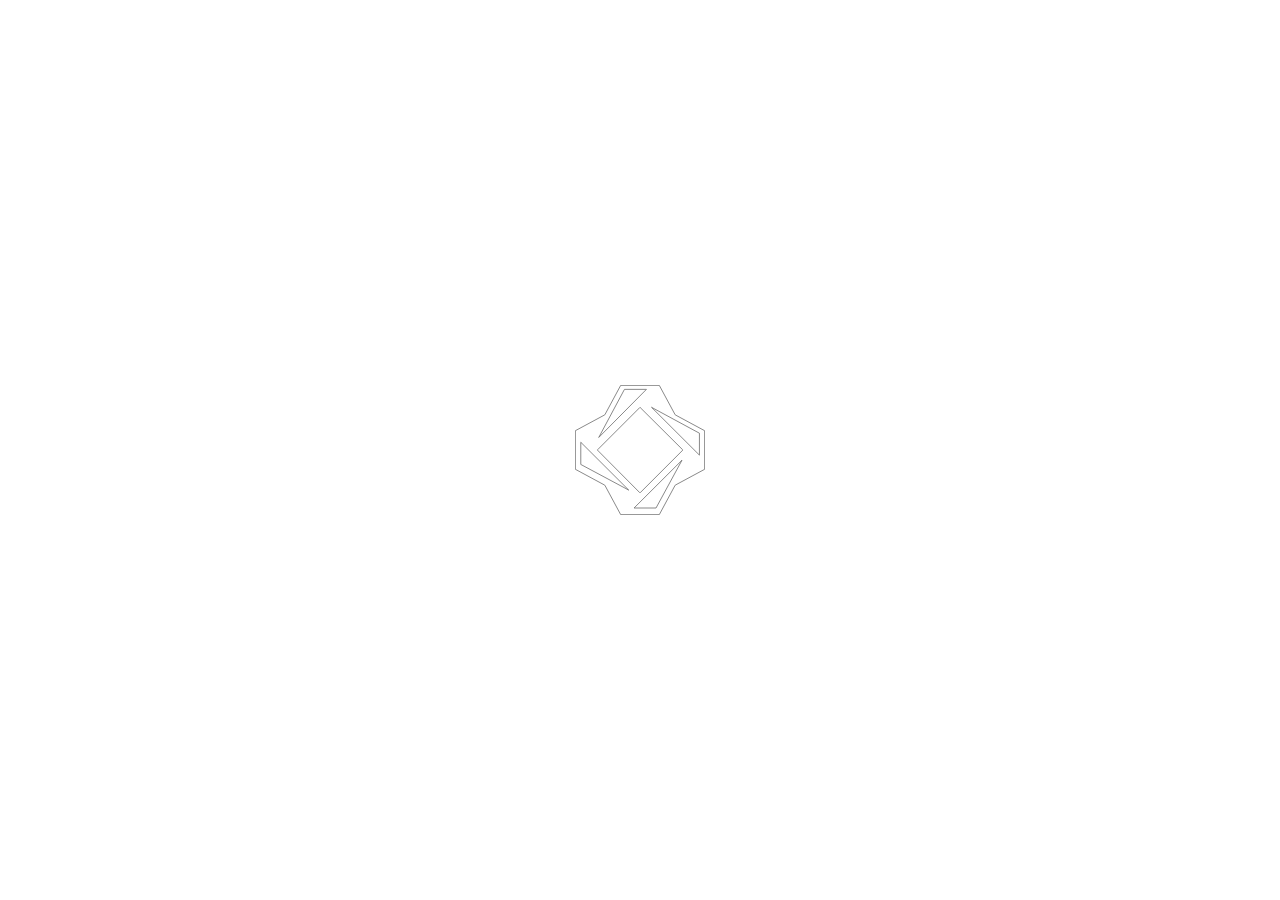
<file: rent.html>
<!doctype html>
<html lang="ru">
    <head>
        <meta charset="UTF-8">
        <meta name="viewport" content="width=device-width">
        <meta http-equiv="X-UA-Compatible" content="ie=edge">
        <link rel="stylesheet" href="./css/style.min.css">
        <title>Аренда помещений</title>
    </head>
    <body class="rent">

        <style>
            .preloader{
                background-color: #ffffff;
                width: 100vw;
                z-index: 20000;
                height: 100vh;
                height: calc(var(--vh, 1vh) * 100);
                position: fixed;
                display: flex;
                justify-content: center;
                align-items: center;
            
            }
            .preloader__icon{
                width: 130px;
                height: 130px;
                fill: none;
                stroke-dasharray: 1000;
                stroke-dashoffset: 1000;
                animation: dash 6s linear 3s forwards infinite alternate;
            }
        </style>
        <div class="preloader">
            <svg class="preloader__icon"><use xlink:href="./img/sprite.svg#icon-logo-company"></use></svg>
        </div>
        <div class="forheader">
    
            <header class="header">
                <div class="container--header container--header--main">
    
                    <div class="header__wrapper">
                        
                        <button class="c-nav-button js-nav-toggle" type="button">
                            <div class="c-nav-button_wrap">
                                <div class="c-nav-button_icon">
                                    <span class="c-nav-button_line"></span>
                                    <span class="c-nav-button_line"></span>
                                    <span class="c-nav-button_line"></span>
                                </div>
                            </div>
                        </button>
                        <a class="header__logo" href="">
                            <svg class="header__logo-icon" viewBox="0 0 36 36" fill="none" xmlns="http://www.w3.org/2000/svg">
                                <g clip-path="url(#clip0)">
                                    <path d="M29.684 17.9667L17.9667 29.684L6.32028 17.9667L17.9667 6.32028L29.684 17.9667ZM27.7666 8.16666L23.3637 0H12.5696L8.16666 8.16666L0 12.5696V23.3637L8.16666 27.7666L12.5696 35.9333H23.3637L27.7666 27.7666L35.9333 23.3637V12.5696L27.7666 8.16666Z" fill="#ED1C24"></path>
                                    <path d="M20.4522 6.32031L34.087 13.7058V19.9551L20.4522 6.32031ZM22.2986 34.158H16.0493L29.6841 20.5232L22.2986 34.158ZM1.77539 22.2986V15.9783L15.4102 29.613L1.77539 22.2986ZM13.6348 1.77539H19.8841L6.32031 15.4812L13.6348 1.77539Z" fill="#FFDD00"></path>
                                </g>
                                <defs>
                                    <clipPath id="clip0">
                                        <rect width="35.9333" height="35.9333" fill="white"></rect>
                                    </clipPath>
                                </defs>
                            </svg>
        
                            <p class="header__logo-text">Кировский<br> завод</p>
                        </a>
                    </div>
    
                    
                
    
                
    
                </div>
            </header>
            
             <nav class="nav">
                <div class="nav_background"></div>
    
    
                 <div class="nav_list-wrap">
                    <article class="nav_list-scroll">
                        <div class="nav_list-left scrollbar-inner">
                            <div class="nav_list-content">
    
    
                                <div class="js-search-button">
                                    <div class="js-search-text">Поиск</div>
                                </div>
                                <ul class="nav_list">
                                    <li class="nav_item -dropdown js-dropdown">
                                        <div class="nav_link js-nav-link js-dropdown-toggle">
                                            <span class="nav_link_text">Компания</span>
                                            <svg class="nav_link__icon"><use xlink:href="./img/sprite.svg#icon-arrow"></use></svg>
                                            
                                        </div>
                                        <span class="nav_link_line"></span>
                                        <div class="nav_dropdown js-dropdown-list">
                                            <div class="nav_dropdown_wrap">
                                                <ul class="nav_dropdown_list">
                                                    <li class="nav_dropdown_item">
                                                        <a class="nav_dropdown_link" href="#">Руководство</a>
                                                    </li>
                                                
                                                    <li class="nav_dropdown_item">
                                                        <a class="nav_dropdown_link" href="#">История</a>
                                                    </li>
                                                    <li class="nav_dropdown_item">
                                                        <a class="nav_dropdown_link" href="#">Музей</a>
                                                    </li>
                                                    <li class="nav_dropdown_item">
                                                        <a class="nav_dropdown_link" href="#">Производственная система</a>
                                                    </li>
                                                    <li class="nav_dropdown_item">
                                                        <a class="nav_dropdown_link" href="#">Охрана труда</a>
                                                    </li>
                                                    <li class="nav_dropdown_item">
                                                        <a class="nav_dropdown_link" href="#">Профсоюз</a>
                                                    </li>
                                                    <li class="nav_dropdown_item">
                                                        <a class="nav_dropdown_link" href="#">Реквизиты</a>
                                                    </li>
                                                </ul>
                                            </div>
                                        </div>
                                    </li>
                                    <li class="nav_item -dropdown js-dropdown">
                                        <div class="nav_link js-nav-link js-dropdown-toggle">
                                            <span class="nav_link_text">Дочерние предприятия</span>
                                            <svg class="nav_link__icon"><use xlink:href="./img/sprite.svg#icon-arrow"></use></svg>
                                            
                                        </div>
                                        <span class="nav_link_line"></span>
                                        <div class="nav_dropdown js-dropdown-list">
                                            <div class="nav_dropdown_wrap">
                                                <ul class="nav_dropdown_list">
                                                    <li class="nav_dropdown_item">
                                                        <a class="nav_dropdown_link" href="#">Петербургский тракторный завод завод «Петросталь»</a>
                                                    </li>
                                                
                                                    <li class="nav_dropdown_item">
                                                        <a class="nav_dropdown_link" href="#">Завод буровых технологий</a>
                                                    </li>
                                                    <li class="nav_dropdown_item">
                                                        <a class="nav_dropdown_link" href="#">Кировский завод Газовые технологии</a>
                                                    </li>
                                                    <li class="nav_dropdown_item">
                                                        <a class="nav_dropdown_link" href="#">Энергетический комплекс</a>
                                                    </li>
                                                    <li class="nav_dropdown_item">
                                                        <a class="nav_dropdown_link" href="#">Тетрамет</a>
                                                    </li>
                                                    <li class="nav_dropdown_item">
                                                        <a class="nav_dropdown_link" href="#">Локомотив</a>
                                                    </li>
                                                    <li class="nav_dropdown_item">
                                                        <a class="nav_dropdown_link" href="#"> Проектно-конструкторское бюро «Автоматика»</a>
                                                    </li>
    
                                                    <li class="nav_dropdown_item">
                                                        <a class="nav_dropdown_link" href="#"> Центр метрологии, испытаний и охраны труда</a>
                                                    </li>
    
                                                    <li class="nav_dropdown_item">
                                                        <a class="nav_dropdown_link" href="#"> Предприятия социальной сферы</a>
                                                    </li>
                                                </ul>
                                            </div>
                                        </div>
                                    </li>
    
    
                                    <li class="nav_item">
                                        <a class="nav_link js-nav-link" href="#">
                                            <span class="nav_link_text">Корпоративный университет</span>
                                            <span class="nav_link_line"></span>
                                        </a>
                                    </li>
                                    
                                    <li class="nav_item">
                                        <a class="nav_link js-nav-link" href="#">
                                            <span class="nav_link_text">Вакансии</span>
                                            <span class="nav_link_line"></span>
                                        </a>
                                    </li>
                            
                                    <li class="nav_item -dropdown js-dropdown">
    
                                    
                                        <div class="nav_link js-nav-link js-dropdown-toggle">
                                            <span class="nav_link_text">Пресс-Центр</span>
                                            <svg class="nav_link__icon"><use xlink:href="./img/sprite.svg#icon-arrow"></use></svg>
                                        </div>
                                        <div class="nav_dropdown js-dropdown-list">
                                            <div class="nav_dropdown_wrap">
                                                <ul class="nav_dropdown_list">
                                                    <li class="nav_dropdown_item">
                                                        <a class="nav_dropdown_link" href="#">Новости</a>
                                                    </li>
                                                    <li class="nav_dropdown_item">
                                                        <a class="nav_dropdown_link" href="#">Видеогалерея</a>
                                                    </li>
                                                        <li class="nav_dropdown_item">
                                                        <a class="nav_dropdown_link" href="#">Пресса о нас</a>
                                                    </li>
                                                    <li class="nav_dropdown_item">
                                                        <a class="nav_dropdown_link" href="#">Фотогалерея</a>
                                                    </li>
                                                    <li class="nav_dropdown_item">
                                                        <a class="nav_dropdown_link" href="#">Контакты</a>
                                                    </li>
                                                </ul>
                                            </div>
                                        </div>
                                    </li>
    
                                    <li class="nav_item -dropdown js-dropdown">
    
                                    
                                        <div class="nav_link js-nav-link js-dropdown-toggle">
                                            <span class="nav_link_text">Акционерам и инвесторам</span>
                                            <svg class="nav_link__icon"><use xlink:href="./img/sprite.svg#icon-arrow"></use></svg>
                                        </div>
                                        <div class="nav_dropdown js-dropdown-list">
                                            <div class="nav_dropdown_wrap">
                                                <ul class="nav_dropdown_list">
                                                    <li class="nav_dropdown_item">
                                                        <a class="nav_dropdown_link" href="#">Информация, подлежащая раскрытию</a>
                                                    </li>
                                                    <li class="nav_dropdown_item">
                                                        <a class="nav_dropdown_link" href="#">Раскрытие информации дочерними обществами</a>
                                                    </li>
                                                        
                                            
                                                </ul>
                                            </div>
                                        </div>
                                    </li>
    
                                
    
                                    <li class="nav_item">
                                        <a class="nav_link js-nav-link" href="#">
                                            <span class="nav_link_text">Продажа активов</span>
                                            <span class="nav_link_line"></span>
                                        </a>
                                    </li>
                                    <li class="nav_item">
                                        <a class="nav_link js-nav-link" href="#">
                                            <span class="nav_link_text">Тендеры</span>
                                            <span class="nav_link_line"></span>
                                        </a>
                                    </li>
                                    <li class="nav_item">
                                        <a class="nav_link js-nav-link" href="#">
                                            <span class="nav_link_text">Аренда помещений	</span>
                                            <span class="nav_link_line"></span>
                                        </a>
                                    </li>
                                    <li class="nav_item">
                                        <a class="nav_link js-nav-link" href="#">
                                            <span class="nav_link_text">Контакты</span>
                                            <span class="nav_link_line"></span>
                                        </a>
                                    </li>
                                
    
    
                                    <li class="nav_item">
                                        <a class="nav_link nav_link--policy js-nav-link" href="#">
                                            <span class="nav_link_text">Использование сайта</span>
                                            <span class="nav_link_line"></span>
                                        </a>
                                    </li>
                                </ul>
    
    
                                <div class="nav_lang nav_lang--mobile">
                                    <div class="nav_lang-wrap">
                                        <ul class="nav_lang-list">
                                            <li class="nav_lang-item">
                                                <a class="nav_lang-link" href="">En</a>
                                            </li>
                                            <li class="nav_lang-item">
                                                <a class="nav_lang-link" href="">Ru</a>
                                            </li>
                                            <li class="nav_lang-item">
                                                <a class="nav_lang-link" href="">De</a>
                                            </li>
                                    
                                        </ul>
                                    </div>
                                
                                </div>
                            </div>
                        </div>
                    </article>
    
    
    
                </div>
                <div class="nav_search">
                    <article class="search-wrap">
                        <div class="search">
                            <input class="search_input o-input -search js-search-input" type="text" placeholder="Поиск" value=""> 
                            <div class="search_results js-search-results"></div>
                        </div>
                    </article>
                </div>
                <aside class="nav_aside">
                    <ul class="nav_social">
                        <li class="nav_social_item">
                            <a class="nav_social_link" href="#" target="_blank">
                                
    
                                <svg class="nav_social_icon"><use xlink:href="./img/sprite.svg#icon-fb"></use></svg>
                            </a>
                        </li>
                        <li class="nav_social_item">
                            <a class="nav_social_link" href="#" target="_blank">
                                <svg class="nav_social_icon"><use xlink:href="./img/sprite.svg#icon-vk"></use></svg>
                                
                            </a>
                        </li>
                        <li class="nav_social_item">
                            <a class="nav_social_link" href="#" target="_blank">
                                <svg class="nav_social_icon"><use xlink:href="./img/sprite.svg#icon-youtube"></use></svg>
                            
                            </a>
                        </li>
                        <li class="nav_social_item">
                            <a class="nav_social_link" href="#" target="_blank">
                                
                                <svg class="nav_social_icon"><use xlink:href="./img/sprite.svg#icon-inst"></use></svg>
                            </a>
                        </li>
                    </ul>
                    <div class="nav_lang nav_lang--desktop">
                        <div class="nav_lang-wrap">
                            <ul class="nav_lang-list">
                                <li class="nav_lang-item">
                                    <a class="nav_lang-link" href="">Ru</a>
                                </li>
                                <li class="nav_lang-item">
                                    <a class="nav_lang-link" href="">En</a>
                                </li>
                                <li class="nav_lang-item">
                                    <a class="nav_lang-link" href="">De</a>
                                </li>
                            
                            </ul>
                        </div>
                    
                    </div>
                </aside>
            </nav>  
    


            <div class="scroll">
                <div class="wrapper">
                    <section class="hero-common parallax__item">
                        <div class="parallax__img-wrap parallax__img-wrap--hero-inner">
                            <div class="parallax__img" data-speed="-40">
                               <div class="parallax__img-inner--hero" style="background-image: url(./img/rent/bg-rent.png);"></div>
                            </div>
                        </div>
                        <div class="container">
                            <div class="hero-common__block">
                                <h1 class="hero-common__title">
                                    <div class="title--inner">Аренда</div>
                                    <div class="title--inner">помещений</div>
                                </h1>
                                <a href="vacancies-form.html" class="button--details hero-common__btn">
                                    Заполнить анкету соискателя
                                    <div class=" button-line button-line--first"></div>
                                    <div class=" button-line button-line--two"></div>
                                </a>
                            </div>
                        </div>
                        <div class="hero-common__layer"></div>
                        <div class="hero-common__info">
                            <div class="container">
                                <ul class="hero-common_info__list">
                                    <li class="hero-common_info__item">
                                        <svg class="hero-common_info__icon" viewBox="0 0 18 19" fill="none" xmlns="http://www.w3.org/2000/svg">
                                            <path fill-rule="evenodd" clip-rule="evenodd" d="M1.96385 2.32919C1.45688 2.88551 1 3.8167 1 5.38198C1 8.91059 3.66459 11.6324 5.20711 13.1749C6.74962 14.7174 9.47139 17.382 13 17.382C14.5653 17.382 15.4965 16.9251 16.0528 16.4181C16.5808 15.937 16.8464 15.3417 16.949 14.8438L14.0938 12.7024L12.2168 14.5794C11.6124 15.1838 10.6476 15.3618 9.85567 14.8837C9.06269 14.405 7.67928 13.4755 6.29289 12.0891C4.9065 10.7027 3.97701 9.31929 3.49826 8.52632C3.02016 7.73443 3.19819 6.76958 3.80255 6.16522L5.67962 4.28815L3.53822 1.43295C3.04024 1.53554 2.44497 1.80123 1.96385 2.32919ZM3.50291 0.423143C2.09827 0.64617 0 1.8338 0 5.38198C0 9.38198 3 12.382 4.5 13.882C6 15.382 9 18.382 13 18.382C16.5482 18.382 17.7358 16.2837 17.9588 14.8791C18.0082 14.5682 17.8518 14.2708 17.6 14.082L14.6938 11.9024C14.2957 11.6038 13.7386 11.6434 13.3867 11.9953L11.5097 13.8723C11.2053 14.1767 10.741 14.2501 10.3725 14.0277C9.62531 13.5765 8.31266 12.6946 7 11.382C5.68734 10.0693 4.80545 8.75667 4.35433 8.00947C4.13186 7.64098 4.20529 7.17669 4.50965 6.87233L6.38673 4.99525C6.73862 4.64336 6.77821 4.08627 6.47962 3.68815L4.3 0.781985C4.11115 0.530179 3.81378 0.373785 3.50291 0.423143Z" fill="#E0E0E0"></path>
                                        </svg>
            
                                        <a href="tel:+78127020202" class="hero-common_info__link">+7 (812) 702-02-02</a>
                                    </li>
                                    <li class="hero-common_info__item">
                                        <svg class="hero-common_info__icon" viewBox="0 0 16 17" fill="none" xmlns="http://www.w3.org/2000/svg">
                                            <path fill-rule="evenodd" clip-rule="evenodd" d="M12.3191 6.00517L10.3776 4.06373L2.17137 12.27L1.29083 15.092L4.11281 14.2114L12.3191 6.00517ZM13.0262 5.29806L11.0848 3.35662L13.0375 1.40389L14.9789 3.34533L13.0262 5.29806ZM15.722 4.01646C16.0927 3.6458 16.0927 3.04485 15.722 2.6742L13.7086 0.660804C13.338 0.290149 12.737 0.290149 12.3664 0.660804L1.35662 11.6705C1.27812 11.749 1.22962 11.8526 1.21957 11.9631L0.0019973 15.8652C-0.0248342 16.1604 0.222428 16.4076 0.517574 16.3808L4.41967 15.1632C4.53023 15.1532 4.63377 15.1047 4.71227 15.0262L15.722 4.01646Z" fill="#E0E0E0"></path>
                                        </svg>
                                        <a href="mailto:hr@kzgroup" class="hero-common_info__link">hr@kzgroup</a>
                                    </li>
                                    <li class="hero-common_info__item">
                                        <svg class="hero-common_info__icon" viewBox="0 0 16 21" fill="none" xmlns="http://www.w3.org/2000/svg">
                                            <path fill-rule="evenodd" clip-rule="evenodd" d="M8 20.3828C8 20.3828 16 13.7175 16 8.36406C16 4.01062 12.3636 0.382812 8 0.382812C3.53247 0.382812 0 3.90697 0 8.36406C0 13.8211 8 20.3828 8 20.3828ZM8 1.38281C4.08254 1.38281 1 4.46147 1 8.36406C1 9.49579 1.41949 10.7595 2.129 12.0674C2.83331 13.3657 3.78507 14.6377 4.75777 15.7673C5.72776 16.8937 6.70076 17.858 7.43254 18.5414C7.64257 18.7376 7.83219 18.9101 7.99551 19.0561C8.15997 18.9072 8.35124 18.7311 8.56328 18.5308C9.29572 17.8389 10.2696 16.8643 11.2404 15.7305C12.2141 14.5936 13.1668 13.3173 13.8717 12.0223C14.5826 10.7165 15 9.46701 15 8.36406C15 4.56512 11.8136 1.38281 8 1.38281Z" fill="#E0E0E0"></path>
                                            <path fill-rule="evenodd" clip-rule="evenodd" d="M8 10.3828C9.10457 10.3828 10 9.48738 10 8.38281C10 7.27824 9.10457 6.38281 8 6.38281C6.89543 6.38281 6 7.27824 6 8.38281C6 9.48738 6.89543 10.3828 8 10.3828ZM8 11.3828C9.65685 11.3828 11 10.0397 11 8.38281C11 6.72596 9.65685 5.38281 8 5.38281C6.34315 5.38281 5 6.72596 5 8.38281C5 10.0397 6.34315 11.3828 8 11.3828Z" fill="#E0E0E0"></path>
                                        </svg>
                                        <a href="https://yandex.ru/maps/2/saint-petersburg/house/prospekt_stachek_47sh/Z0kYdAJpT0AFQFtjfXR2eHprZw==/?ll=30.259651%2C59.879683&z=17.03" class="hero-common_info__link">198097, г. Санкт-Петербург, метро «Кировский завод»,  пр. Стачек, д.47 Ш.</a>
                                    </li>
                                </ul>
                            </div>
            
                        </div>
                    </section>
                </div>
                 <div class="rent__wrapper">
                    <div class="tabs-common__wrapper">

                     
                        <div class="container">
                            <div class="tabs-common">
                        
                                <div id="tabs_event" class="tabs-common-container tabs-common-container--rent">
                                    <button class="tabs-common-links active" data-tab="Production" id="defaultOpen">Производственные и складские помещения</button>
                                    <button class="tabs-common-links" data-tab="Office">Офисные и торговые помещения</button>
                                </div>
                            
                            
                        </div>
                        </div>
                     </div>
                    <div class="container">

                      
                        
                         <main class="rent__list two-screen">
            
                                <div id="Production" class="tabs-common-content active">
                                    <div class="rent_card">
                                        <div class="parallax__item--rent parallax__item">
                                            <div class="parallax__img-wrap">
                                                <div class="parallax__img parallax__img--rent" data-speed="-20">
                                                    <div class="parallax__img-inner" style="background-image: url(./img/Card__rent1.png);"></div>
                                                </div>
                                            </div>
                                        </div>
                                        <!-- <div class="rent_image-wrapper">
        
                                        
                                            <img class="rent_image" src="./img/Card__rent1.png" alt="Фотография помещения">
                                        </div> -->
                                        <div class="rent_card-info">
                                            <h5 class="rent_heading">Производственное помещение в ЦОК (ц 280)</h5>
                                            <h6 class="rent_heading--small">500-3000 м², производство</h6>
                                            <table class="rent_table">
                                                <tbody>
                                                <tr>
                                                    <td class="rent_table-td1">Расположение</td>
                                                    <td class="rent_table-td2">в центре завода, 2 этаж из 5</td>
                                                </tr>
                                                <tr>
                                                    <td class="rent_table-td1">Высота потолков</td>
                                                    <td class="rent_table-td2">8 м</td>
                                                </tr>
                                                <tr>
                                                    <td class="rent_table-td1">Ширина ворот</td>
                                                    <td class="rent_table-td2">4x4 м</td>
                                                </tr>
                                                <tr>
                                                    <td class="rent_table-td1">Г/п оборудование</td>
                                                    <td class="rent_table-td2">Да</td>
                                                </tr>
                                                <tr>
                                                    <td class="rent_table-td1">Электроэнергия</td>
                                                    <td class="rent_table-td2">200 кВт</td>
                                                </tr>
                                                <tr>
                                                    <td class="rent_table-td1">Отопление</td>
                                                    <td class="rent_table-td2">Да</td>
                                                </tr>
                                                <tr>
                                                    <td class="rent_table-td1">Водоснабжение</td>
                                                    <td class="rent_table-td2">Да</td>
                                                </tr>
                                            
                                                </tbody>
                                            </table>
                                        
                                                <p class="rent_table-td2 rent_table-td2--desc">Помещение в хорошем состоянии</p>
                                                <!-- <td class="rent_table-td2">Да</td> -->
                                        
                                        
                                                <a class="rent_link button-more" href="#extend">
                                                    <span>подробнее</span>
                                                </a>
                                            
                                        </div>
                                    </div>    
                                    <div class="rent_card">
                                        <div class="parallax__item--rent parallax__item">
                                            <div class="parallax__img-wrap">
                                                <div class="parallax__img parallax__img--rent" data-speed="-20">
                                                    <div class="parallax__img-inner" style="background-image: url(./img/Card__rent2.png);"></div>
                                                </div>
                                            </div>
                                        </div>
                                        <div class="rent_card-info">
                                            <h5 class="rent_heading">Производственное помещение в ЦОК (ц 280)</h5>
                                            <h6 class="rent_heading--small">500-3000 м², производство</h6>
                                            <table class="rent_table">
                                                <tbody>
                                                <tr>
                                                    <td class="rent_table-td1">Расположение</td>
                                                    <td class="rent_table-td2">в центре завода, 2 этаж из 5</td>
                                                </tr>
                                                <tr>
                                                    <td class="rent_table-td1">Высота потолков</td>
                                                    <td class="rent_table-td2">8 м</td>
                                                </tr>
                                                <tr>
                                                    <td class="rent_table-td1">Ширина ворот</td>
                                                    <td class="rent_table-td2">4x4 м</td>
                                                </tr>
                                                <tr>
                                                    <td class="rent_table-td1">Г/п оборудование</td>
                                                    <td class="rent_table-td2">Да</td>
                                                </tr>
                                                <tr>
                                                    <td class="rent_table-td1">Электроэнергия</td>
                                                    <td class="rent_table-td2">200 кВт</td>
                                                </tr>
                                                <tr>
                                                    <td class="rent_table-td1">Отопление</td>
                                                    <td class="rent_table-td2">Да</td>
                                                </tr>
                                                <tr>
                                                    <td class="rent_table-td1">Водоснабжение</td>
                                                    <td class="rent_table-td2">Да</td>
                                                </tr>
                                                </tbody>
                                            </table>
                                            <a class="rent_link button-more" href="#extend">
                                                <span>подробнее</span>
                                            </a>
                                        </div>
                                    </div>    
                                    <div class="rent_card">
                                        <div class="parallax__item--rent parallax__item">
                                            <div class="parallax__img-wrap">
                                                <div class="parallax__img parallax__img--rent" data-speed="-20">
                                                    <div class="parallax__img-inner" style="background-image: url(./img/Card__rent3.png);"></div>
                                                </div>
                                            </div>
                                        </div>
                                        <div class="rent_card-info">
                                            <h5 class="rent_heading">Производственное помещение в ц 370</h5>
                                            <h6 class="rent_heading--small">500-3000 м², производство</h6>
                                            <p class="rent_paragraph">пешеходная доступность - рядом со ст.м. «Кировский завод» отдельный вход с ул.Новостроек 
                                            большая внутренняя парковка для сотрудников
                                            возможность размещения на фасадах рекламных конструкций</p>
                                            <a class="rent_link button-more" href="#extend">
                                                <span>подробнее</span>
                                            </a>
                                        </div>
                                    </div>    
                                    <div class="rent_card">
                                        <div class="parallax__item--rent parallax__item">
                                            <div class="parallax__img-wrap">
                                                <div class="parallax__img parallax__img--rent" data-speed="-20">
                                                    <div class="parallax__img-inner" style="background-image: url(./img/Card__rent4.png);"></div>
                                                </div>
                                            </div>
                                        </div>
                                        <div class="rent_card-info">
                                            <h5 class="rent_heading">Производственное помещение в ЦОК (ц 280)</h5>
                                            <h6 class="rent_heading--small">500-3000 м², производство</h6>
                                            <table class="rent_table">
                                                <tbody>
                                                <tr>
                                                    <td class="rent_table-td1">Расположение</td>
                                                    <td class="rent_table-td2">в центре завода, 2 этаж из 5</td>
                                                </tr>
                                                <tr>
                                                    <td class="rent_table-td1">Высота потолков</td>
                                                    <td class="rent_table-td2">8 м</td>
                                                </tr>
                                                <tr>
                                                    <td class="rent_table-td1">Ширина ворот</td>
                                                    <td class="rent_table-td2">4x4 м</td>
                                                </tr>
                                                <tr>
                                                    <td class="rent_table-td1">Г/п оборудование</td>
                                                    <td class="rent_table-td2">Да</td>
                                                </tr>
                                                <tr>
                                                    <td class="rent_table-td1">Электроэнергия</td>
                                                    <td class="rent_table-td2">200 кВт</td>
                                                </tr>
                                                <tr>
                                                    <td class="rent_table-td1">Отопление</td>
                                                    <td class="rent_table-td2">Да</td>
                                                </tr>
                                                <tr>
                                                    <td class="rent_table-td1">Водоснабжение</td>
                                                    <td class="rent_table-td2">Да</td>
                                                </tr>
                                                </tbody>
                                            </table>
                                            <a class="rent_link button-more" href="#extend">
                                                <span>подробнее</span>
                                            </a>
                                        </div>
                                    </div>    
                                    <div class="rent_card">
                                        <div class="parallax__item--rent parallax__item">
                                            <div class="parallax__img-wrap">
                                                <div class="parallax__img parallax__img--rent" data-speed="-20">
                                                    <div class="parallax__img-inner" style="background-image: url(./img/Card__rent5.png);"></div>
                                                </div>
                                            </div>
                                        </div>
                                        <div class="rent_card-info">
                                            <h5 class="rent_heading">Производственное помещение в ЦОК (ц 280)</h5>
                                            <h6 class="rent_heading--small">500-3000 м², производство</h6>
                                            <table class="rent_table">
                                                <tbody>
                                                <tr>
                                                    <td class="rent_table-td1">Расположение</td>
                                                    <td class="rent_table-td2">в центре завода, 2 этаж из 5</td>
                                                </tr>
                                                <tr>
                                                    <td class="rent_table-td1">Высота потолков</td>
                                                    <td class="rent_table-td2">8 м</td>
                                                </tr>
                                                <tr>
                                                    <td class="rent_table-td1">Ширина ворот</td>
                                                    <td class="rent_table-td2">4x4 м</td>
                                                </tr>
                                                <tr>
                                                    <td class="rent_table-td1">Г/п оборудование</td>
                                                    <td class="rent_table-td2">Да</td>
                                                </tr>
                                                <tr>
                                                    <td class="rent_table-td1">Электроэнергия</td>
                                                    <td class="rent_table-td2">200 кВт</td>
                                                </tr>
                                                <tr>
                                                    <td class="rent_table-td1">Отопление</td>
                                                    <td class="rent_table-td2">Да</td>
                                                </tr>
                                                <tr>
                                                    <td class="rent_table-td1">Водоснабжение</td>
                                                    <td class="rent_table-td2">Да</td>
                                                </tr>
                                                </tbody>
                                            </table>
                                            <a class="rent_link button-more" href="#extend">
                                                <span>подробнее</span>
                                            </a>
                                        </div>
                                    </div>    
                                    <div class="rent_card">
                                        <div class="parallax__item--rent parallax__item">
                                            <div class="parallax__img-wrap">
                                                <div class="parallax__img parallax__img--rent" data-speed="-20">
                                                    <div class="parallax__img-inner" style="background-image: url(./img/Card__rent6.png);"></div>
                                                </div>
                                            </div>
                                        </div>
                                        <div class="rent_card-info">
                                            <h5 class="rent_heading">Мазутохранилище 10 173 кв.м</h5>
                                            <h6 class="rent_heading--small">500-3000 м², производство</h6>
                                            <table class="rent_table">
                                                <tbody>
                                                <tr>
                                                    <td class="rent_table-td1">Расположение</td>
                                                    <td class="rent_table-td2">в центре завода, 2 этаж из 5</td>
                                                </tr>
                                                <tr>
                                                    <td class="rent_table-td1">Высота потолков</td>
                                                    <td class="rent_table-td2">8 м</td>
                                                </tr>
                                                <tr>
                                                    <td class="rent_table-td1">Ширина ворот</td>
                                                    <td class="rent_table-td2">4x4 м</td>
                                                </tr>
                                                <tr>
                                                    <td class="rent_table-td1">Г/п оборудование</td>
                                                    <td class="rent_table-td2">Да</td>
                                                </tr>
                                                <tr>
                                                    <td class="rent_table-td1">Электроэнергия</td>
                                                    <td class="rent_table-td2">200 кВт</td>
                                                </tr>
                                                <tr>
                                                    <td class="rent_table-td1">Отопление</td>
                                                    <td class="rent_table-td2">Да</td>
                                                </tr>
                                                <tr>
                                                    <td class="rent_table-td1">Водоснабжение</td>
                                                    <td class="rent_table-td2">Да</td>
                                                </tr>
                                                </tbody>
                                            </table>
                                            <a class="rent_link button-more" href="#extend">
                                                <span>подробнее</span>
                                            </a>
                                        </div>
                                    </div>    
                                    <div class="rent_card">
                                        <div class="parallax__item--rent parallax__item">
                                            <div class="parallax__img-wrap">
                                                <div class="parallax__img parallax__img--rent" data-speed="-20">
                                                    <div class="parallax__img-inner" style="background-image: url(./img/Card__rent7.png);"></div>
                                                </div>
                                            </div>
                                        </div>
                                        <div class="rent_card-info">
                                            <h5 class="rent_heading">Мазутохранилище 10 173 кв.м</h5>
                                            <h6 class="rent_heading--small">500-3000 м², производство</h6>
                                            <table class="rent_table">
                                                <tbody>
                                                <tr>
                                                    <td class="rent_table-td1">Расположение</td>
                                                    <td class="rent_table-td2">в центре завода, 2 этаж из 5</td>
                                                </tr>
                                                <tr>
                                                    <td class="rent_table-td1">Высота потолков</td>
                                                    <td class="rent_table-td2">8 м</td>
                                                </tr>
                                                <tr>
                                                    <td class="rent_table-td1">Ширина ворот</td>
                                                    <td class="rent_table-td2">4x4 м</td>
                                                </tr>
                                                <tr>
                                                    <td class="rent_table-td1">Г/п оборудование</td>
                                                    <td class="rent_table-td2">Да</td>
                                                </tr>
                                                <tr>
                                                    <td class="rent_table-td1">Электроэнергия</td>
                                                    <td class="rent_table-td2">200 кВт</td>
                                                </tr>
                                                <tr>
                                                    <td class="rent_table-td1">Отопление</td>
                                                    <td class="rent_table-td2">Да</td>
                                                </tr>
                                                <tr>
                                                    <td class="rent_table-td1">Водоснабжение</td>
                                                    <td class="rent_table-td2">Да</td>
                                                </tr>
                                                </tbody>
                                            </table>
                                            <a class="rent_link button-more" href="#extend">
                                                <span>подробнее</span>
                                            </a>
                                        </div>
                                    </div>
                                </div>
                                
                                <div id="Office" class="tabs-common-content">
                                    
                                    <div class="rent_card">
                                        <div class="parallax__item--rent parallax__item">
                                            <div class="parallax__img-wrap">
                                                <div class="parallax__img parallax__img--rent" data-speed="-20">
                                                    <div class="parallax__img-inner" style="background-image: url(./img/Card__rent1.png);"></div>
                                                </div>
                                            </div>
                                        </div>
                                        <!-- <div class="rent_image-wrapper">
        
                                        
                                            <img class="rent_image" src="./img/Card__rent1.png" alt="Фотография помещения">
                                        </div> -->
                                        <div class="rent_card-info">
                                            <h5 class="rent_heading">Производственное помещение в ЦОК (ц 280)</h5>
                                            <h6 class="rent_heading--small">500-3000 м², производство</h6>
                                            <table class="rent_table">
                                                <tbody>
                                                <tr>
                                                    <td class="rent_table-td1">Расположение</td>
                                                    <td class="rent_table-td2">в центре завода, 2 этаж из 5</td>
                                                </tr>
                                                <tr>
                                                    <td class="rent_table-td1">Высота потолков</td>
                                                    <td class="rent_table-td2">8 м</td>
                                                </tr>
                                                <tr>
                                                    <td class="rent_table-td1">Ширина ворот</td>
                                                    <td class="rent_table-td2">4x4 м</td>
                                                </tr>
                                                <tr>
                                                    <td class="rent_table-td1">Г/п оборудование</td>
                                                    <td class="rent_table-td2">Да</td>
                                                </tr>
                                                <tr>
                                                    <td class="rent_table-td1">Электроэнергия</td>
                                                    <td class="rent_table-td2">200 кВт</td>
                                                </tr>
                                                <tr>
                                                    <td class="rent_table-td1">Отопление</td>
                                                    <td class="rent_table-td2">Да</td>
                                                </tr>
                                                <tr>
                                                    <td class="rent_table-td1">Водоснабжение</td>
                                                    <td class="rent_table-td2">Да</td>
                                                </tr>
                                            
                                                </tbody>
                                            </table>
                                        
                                                <p class="rent_table-td2 rent_table-td2--desc">Помещение в хорошем состоянии</p>
                                                <!-- <td class="rent_table-td2">Да</td> -->
                                        
                                        
                                                <a class="rent_link button-more" href="#extend">
                                                    <span>подробнее</span>
                                                </a>
                                            
                                        </div>
                                    </div>    
                                    <div class="rent_card">
                                        <div class="parallax__item--rent parallax__item">
                                            <div class="parallax__img-wrap">
                                                <div class="parallax__img parallax__img--rent" data-speed="-20">
                                                    <div class="parallax__img-inner" style="background-image: url(./img/Card__rent2.png);"></div>
                                                </div>
                                            </div>
                                        </div>
                                        <div class="rent_card-info">
                                            <h5 class="rent_heading">Производственное помещение в ЦОК (ц 280)</h5>
                                            <h6 class="rent_heading--small">500-3000 м², производство</h6>
                                            <table class="rent_table">
                                                <tbody>
                                                <tr>
                                                    <td class="rent_table-td1">Расположение</td>
                                                    <td class="rent_table-td2">в центре завода, 2 этаж из 5</td>
                                                </tr>
                                                <tr>
                                                    <td class="rent_table-td1">Высота потолков</td>
                                                    <td class="rent_table-td2">8 м</td>
                                                </tr>
                                                <tr>
                                                    <td class="rent_table-td1">Ширина ворот</td>
                                                    <td class="rent_table-td2">4x4 м</td>
                                                </tr>
                                                <tr>
                                                    <td class="rent_table-td1">Г/п оборудование</td>
                                                    <td class="rent_table-td2">Да</td>
                                                </tr>
                                                <tr>
                                                    <td class="rent_table-td1">Электроэнергия</td>
                                                    <td class="rent_table-td2">200 кВт</td>
                                                </tr>
                                                <tr>
                                                    <td class="rent_table-td1">Отопление</td>
                                                    <td class="rent_table-td2">Да</td>
                                                </tr>
                                                <tr>
                                                    <td class="rent_table-td1">Водоснабжение</td>
                                                    <td class="rent_table-td2">Да</td>
                                                </tr>
                                                </tbody>
                                            </table>
                                            <a class="rent_link button-more" href="#extend">
                                                <span>подробнее</span>
                                            </a>
                                        </div>
                                    </div>    
                                    <div class="rent_card">
                                        <div class="parallax__item--rent parallax__item">
                                            <div class="parallax__img-wrap">
                                                <div class="parallax__img parallax__img--rent" data-speed="-20">
                                                    <div class="parallax__img-inner" style="background-image: url(./img/Card__rent3.png);"></div>
                                                </div>
                                            </div>
                                        </div>
                                        <div class="rent_card-info">
                                            <h5 class="rent_heading">Производственное помещение в ц 370</h5>
                                            <h6 class="rent_heading--small">500-3000 м², производство</h6>
                                            <p class="rent_paragraph">пешеходная доступность - рядом со ст.м. «Кировский завод» отдельный вход с ул.Новостроек 
                                            большая внутренняя парковка для сотрудников
                                            возможность размещения на фасадах рекламных конструкций</p>
                                            <a class="rent_link button-more" href="#extend">
                                                <span>подробнее</span>
                                            </a>
                                        </div>
                                    </div>    
                                    <div class="rent_card">
                                        <div class="parallax__item--rent parallax__item">
                                            <div class="parallax__img-wrap">
                                                <div class="parallax__img parallax__img--rent" data-speed="-20">
                                                    <div class="parallax__img-inner" style="background-image: url(./img/Card__rent4.png);"></div>
                                                </div>
                                            </div>
                                        </div>
                                        <div class="rent_card-info">
                                            <h5 class="rent_heading">Производственное помещение в ЦОК (ц 280)</h5>
                                            <h6 class="rent_heading--small">500-3000 м², производство</h6>
                                            <table class="rent_table">
                                                <tbody>
                                                <tr>
                                                    <td class="rent_table-td1">Расположение</td>
                                                    <td class="rent_table-td2">в центре завода, 2 этаж из 5</td>
                                                </tr>
                                                <tr>
                                                    <td class="rent_table-td1">Высота потолков</td>
                                                    <td class="rent_table-td2">8 м</td>
                                                </tr>
                                                <tr>
                                                    <td class="rent_table-td1">Ширина ворот</td>
                                                    <td class="rent_table-td2">4x4 м</td>
                                                </tr>
                                                <tr>
                                                    <td class="rent_table-td1">Г/п оборудование</td>
                                                    <td class="rent_table-td2">Да</td>
                                                </tr>
                                                <tr>
                                                    <td class="rent_table-td1">Электроэнергия</td>
                                                    <td class="rent_table-td2">200 кВт</td>
                                                </tr>
                                                <tr>
                                                    <td class="rent_table-td1">Отопление</td>
                                                    <td class="rent_table-td2">Да</td>
                                                </tr>
                                                <tr>
                                                    <td class="rent_table-td1">Водоснабжение</td>
                                                    <td class="rent_table-td2">Да</td>
                                                </tr>
                                                </tbody>
                                            </table>
                                            <a class="rent_link button-more" href="#extend">
                                                <span>подробнее</span>
                                            </a>
                                        </div>
                                    </div>    
                                    <div class="rent_card">
                                        <div class="parallax__item--rent parallax__item">
                                            <div class="parallax__img-wrap">
                                                <div class="parallax__img parallax__img--rent" data-speed="-20">
                                                    <div class="parallax__img-inner" style="background-image: url(./img/Card__rent5.png);"></div>
                                                </div>
                                            </div>
                                        </div>
                                        <div class="rent_card-info">
                                            <h5 class="rent_heading">Производственное помещение в ЦОК (ц 280)</h5>
                                            <h6 class="rent_heading--small">500-3000 м², производство</h6>
                                            <table class="rent_table">
                                                <tbody>
                                                <tr>
                                                    <td class="rent_table-td1">Расположение</td>
                                                    <td class="rent_table-td2">в центре завода, 2 этаж из 5</td>
                                                </tr>
                                                <tr>
                                                    <td class="rent_table-td1">Высота потолков</td>
                                                    <td class="rent_table-td2">8 м</td>
                                                </tr>
                                                <tr>
                                                    <td class="rent_table-td1">Ширина ворот</td>
                                                    <td class="rent_table-td2">4x4 м</td>
                                                </tr>
                                                <tr>
                                                    <td class="rent_table-td1">Г/п оборудование</td>
                                                    <td class="rent_table-td2">Да</td>
                                                </tr>
                                                <tr>
                                                    <td class="rent_table-td1">Электроэнергия</td>
                                                    <td class="rent_table-td2">200 кВт</td>
                                                </tr>
                                                <tr>
                                                    <td class="rent_table-td1">Отопление</td>
                                                    <td class="rent_table-td2">Да</td>
                                                </tr>
                                                <tr>
                                                    <td class="rent_table-td1">Водоснабжение</td>
                                                    <td class="rent_table-td2">Да</td>
                                                </tr>
                                                </tbody>
                                            </table>
                                            <a class="rent_link button-more" href="#extend">
                                                <span>подробнее</span>
                                            </a>
                                        </div>
                                    </div>    
                                    <div class="rent_card">
                                        <div class="parallax__item--rent parallax__item">
                                            <div class="parallax__img-wrap">
                                                <div class="parallax__img parallax__img--rent" data-speed="-20">
                                                    <div class="parallax__img-inner" style="background-image: url(./img/Card__rent6.png);"></div>
                                                </div>
                                            </div>
                                        </div>
                                        <div class="rent_card-info">
                                            <h5 class="rent_heading">Мазутохранилище 10 173 кв.м</h5>
                                            <h6 class="rent_heading--small">500-3000 м², производство</h6>
                                            <table class="rent_table">
                                                <tbody>
                                                <tr>
                                                    <td class="rent_table-td1">Расположение</td>
                                                    <td class="rent_table-td2">в центре завода, 2 этаж из 5</td>
                                                </tr>
                                                <tr>
                                                    <td class="rent_table-td1">Высота потолков</td>
                                                    <td class="rent_table-td2">8 м</td>
                                                </tr>
                                                <tr>
                                                    <td class="rent_table-td1">Ширина ворот</td>
                                                    <td class="rent_table-td2">4x4 м</td>
                                                </tr>
                                                <tr>
                                                    <td class="rent_table-td1">Г/п оборудование</td>
                                                    <td class="rent_table-td2">Да</td>
                                                </tr>
                                                <tr>
                                                    <td class="rent_table-td1">Электроэнергия</td>
                                                    <td class="rent_table-td2">200 кВт</td>
                                                </tr>
                                                <tr>
                                                    <td class="rent_table-td1">Отопление</td>
                                                    <td class="rent_table-td2">Да</td>
                                                </tr>
                                                <tr>
                                                    <td class="rent_table-td1">Водоснабжение</td>
                                                    <td class="rent_table-td2">Да</td>
                                                </tr>
                                                </tbody>
                                            </table>
                                            <a class="rent_link button-more" href="#extend">
                                                <span>подробнее</span>
                                            </a>
                                        </div>
                                    </div>    
                                    <div class="rent_card">
                                        <div class="parallax__item--rent parallax__item">
                                            <div class="parallax__img-wrap">
                                                <div class="parallax__img parallax__img--rent" data-speed="-20">
                                                    <div class="parallax__img-inner" style="background-image: url(./img/Card__rent7.png);"></div>
                                                </div>
                                            </div>
                                        </div>
                                        <div class="rent_card-info">
                                            <h5 class="rent_heading">Мазутохранилище 10 173 кв.м</h5>
                                            <h6 class="rent_heading--small">500-3000 м², производство</h6>
                                            <table class="rent_table">
                                                <tbody>
                                                <tr>
                                                    <td class="rent_table-td1">Расположение</td>
                                                    <td class="rent_table-td2">в центре завода, 2 этаж из 5</td>
                                                </tr>
                                                <tr>
                                                    <td class="rent_table-td1">Высота потолков</td>
                                                    <td class="rent_table-td2">8 м</td>
                                                </tr>
                                                <tr>
                                                    <td class="rent_table-td1">Ширина ворот</td>
                                                    <td class="rent_table-td2">4x4 м</td>
                                                </tr>
                                                <tr>
                                                    <td class="rent_table-td1">Г/п оборудование</td>
                                                    <td class="rent_table-td2">Да</td>
                                                </tr>
                                                <tr>
                                                    <td class="rent_table-td1">Электроэнергия</td>
                                                    <td class="rent_table-td2">200 кВт</td>
                                                </tr>
                                                <tr>
                                                    <td class="rent_table-td1">Отопление</td>
                                                    <td class="rent_table-td2">Да</td>
                                                </tr>
                                                <tr>
                                                    <td class="rent_table-td1">Водоснабжение</td>
                                                    <td class="rent_table-td2">Да</td>
                                                </tr>
                                                </tbody>
                                            </table>
                                            <a class="rent_link button-more" href="#extend">
                                                <span>подробнее</span>
                                            </a>
                                        </div>
                                    </div>
                                </div>
                          
                     
                     
                         </main>
                         <div class="common-pagination">
                            <ul class="common-pagination__list">
                                <li class="common-pagination__item">
                                    <a href="#0" class="common-pagination__arrow">
                                        <svg class="common-pagination__svg" width="14" height="22" viewBox="0 0 14 22" fill="#D1D0D0" xmlns="http://www.w3.org/2000/svg">
                                            <path d="M13.4483 1.95084L13.4484 1.95088L13.4518 1.94794C13.5258 1.88577 13.5951 1.81214 13.6446 1.71855C13.6955 1.62234 13.7178 1.51939 13.7178 1.40967C13.7178 0.999881 13.3449 0.664062 12.8783 0.664062C12.7116 0.664062 12.4766 0.728246 12.3072 0.86939L0.520306 10.3339L0.520266 10.3338L0.515944 10.3375C0.349805 10.4772 0.249999 10.6679 0.249999 10.8757C0.249999 11.0836 0.349805 11.2743 0.515944 11.414L0.515912 11.4141L0.519809 11.4172L12.3067 20.9312L12.3638 20.9792C12.7191 21.278 13.2113 21.1814 13.5108 20.9297C13.6903 20.7787 13.7706 20.573 13.7455 20.3619C13.7216 20.1609 13.6064 19.983 13.4518 19.8531L13.4519 19.8531L13.4478 19.8498L2.37141 10.9248L13.4483 1.95084Z" fill="#D1D0D0" stroke="#D1D0D0" stroke-width="0.5"></path>
                                        </svg>
                                    </a>
                                </li>
        
                                <li class="common-pagination__item">
                                    <a href="#0" class="common-pagination__link common-pagination__link--active">1</a>
                                </li>
                                <li class="common-pagination__item">
                                    <a href="#0" class="common-pagination__link">2</a>
                                </li>
                                <li class="common-pagination__item">
                                    <a href="#0" class="common-pagination__link">3</a>
                                </li>
        
                                <li class="common-pagination__item">
                                    <a href="#0" class="common-pagination__arrow">
                                        <svg class="common-pagination__svg common-pagination__svg--rotate" width="14" height="22" viewBox="0 0 14 22" fill="#D1D0D0" xmlns="http://www.w3.org/2000/svg">
                                            <path d="M13.4483 1.95084L13.4484 1.95088L13.4518 1.94794C13.5258 1.88577 13.5951 1.81214 13.6446 1.71855C13.6955 1.62234 13.7178 1.51939 13.7178 1.40967C13.7178 0.999881 13.3449 0.664062 12.8783 0.664062C12.7116 0.664062 12.4766 0.728246 12.3072 0.86939L0.520306 10.3339L0.520266 10.3338L0.515944 10.3375C0.349805 10.4772 0.249999 10.6679 0.249999 10.8757C0.249999 11.0836 0.349805 11.2743 0.515944 11.414L0.515912 11.4141L0.519809 11.4172L12.3067 20.9312L12.3638 20.9792C12.7191 21.278 13.2113 21.1814 13.5108 20.9297C13.6903 20.7787 13.7706 20.573 13.7455 20.3619C13.7216 20.1609 13.6064 19.983 13.4518 19.8531L13.4519 19.8531L13.4478 19.8498L2.37141 10.9248L13.4483 1.95084Z" fill="#D1D0D0" stroke="#D1D0D0" stroke-width="0.5"></path>
                                        </svg>
        
                                    </a>
                                </li>
                            </ul>
                        </div>
                    </div>
                 </div>
               
          
              
            
                <footer class="footer">

                    <div class="footer__outer">
                        <div class="container">
    
                            <div class="footer__row">
                                <nav class="footer__nav">
                                    <ul class="footer__nav-list">
                                        <li class="footer__nav-item">
                                            <a class="footer__nav-link" href="">Компания</a>
                                        </li>
                                        <li class="footer__nav-item">
                                            <a class="footer__nav-link" href="">Деятельность</a>
                                        </li>
                                        <li class="footer__nav-item">
                                            <a class="footer__nav-link" href="">Карта сайта</a>
                                        </li>
                                    
                                        <li class="footer__nav-item">
                                            <a class="footer__nav-link" href="">Пресс-центр</a>
                                        </li>
                                        <li class="footer__nav-item">
                                            <a class="footer__nav-link" href="">Акционерам и инвесторам</a>
                                        </li>
                                        <li class="footer__nav-item">
                                            <a class="footer__nav-link" href="">Контакты</a>
                                        </li>
                                        <li class="footer__nav-item">
                                            <a class="footer__nav-link" href="">Вакансии</a>
                                        </li>
                                        <li class="footer__nav-item">
                                            <a class="footer__nav-link" href="">Тендеры</a>
                                        </li>
                                        <li class="footer__nav-item">
                                            <a class="footer__nav-link" href="">Аренда помещений</a>
                                        </li>
                                
                                
                                        <li class="footer__nav-item">
                                            <a class="footer__nav-link" href="">Реквизиты</a>
                                        </li>
                                        <li class="footer__nav-item footer__nav-item--last">
                                        
                                        </li>
                                    </ul>
    
                                    <p class="footer__adress">198097, Россия, Санкт-Петербург, пр. Стачек, 47</p>
                                </nav>
    
    
                                <div class="footer__contact">
    
                                    <div class="footer__contact-feedback">
                                        <h6 class="footer__contact-title">Подписаться на наши новости</h6>
                                        <form class="footer__contact-form" action="">
                                            <div class="footer__contact-form__wrap">
                                                <input class="footer__contact-input" type="mail" placeholder="E-mail">
                                                <button class="footer__contact-submit" type="submit"><svg class="footer__contact-submit-icon" width="40"><use xlink:href="./img/sprite.svg#icon-mail-submit"></use></svg></button>
                                            </div>
                                        </form>
                                        
                                    </div>
                                        
                                        <ul class="footer__social-list">
                                            <li class="footer__social-item" style="background-image: url(./img/social-youtube.svg);">
                                                <a class="footer__social-link" href="">
                                                    <span class="visually-hidden">Youtube</span>
                                                </a>
                                            </li>
        
                                            <li class="footer__social-item" style="background-image: url(./img/social-vk.svg);">
                                                <a class="footer__social-link" href="">
                                                    <span class="visually-hidden">Vk</span>
                                                </a>
                                            </li>
        
                                            <li class="footer__social-item" style="background-image: url(./img/social-inst.svg);">
                                                <a class="footer__social-link" href="">
                                                    <span class="visually-hidden">Instagram</span>
                                                </a>
                                            </li>
        
                                            <li class="footer__social-item" style="background-image: url(./img/social-fb.svg);">
                                                <a class="footer__social-link" href="">
                                                    <span class="visually-hidden">Facebook</span>
                                                </a>
                                            </li>
                                        </ul>
                                    
                            
                                </div>
    
    
                            </div>
                        
                        
                
    
                            <section class="copyright">
                                <h6 class="copyright__title">Copyrights © ПАО "Кировский завод"</h6>
                                <a class="copyright__link" href="">Правила использования сайта</a>
                                <a class="copyright__link" href="">Политика в области обработки персональных данных</a>
                            </section>
    
                        </div>
                    
                    </div>
                </footer>
            </div>
        </div>

        <script src="./js/script.min.js"></script>
    </body>
</html>
</file>
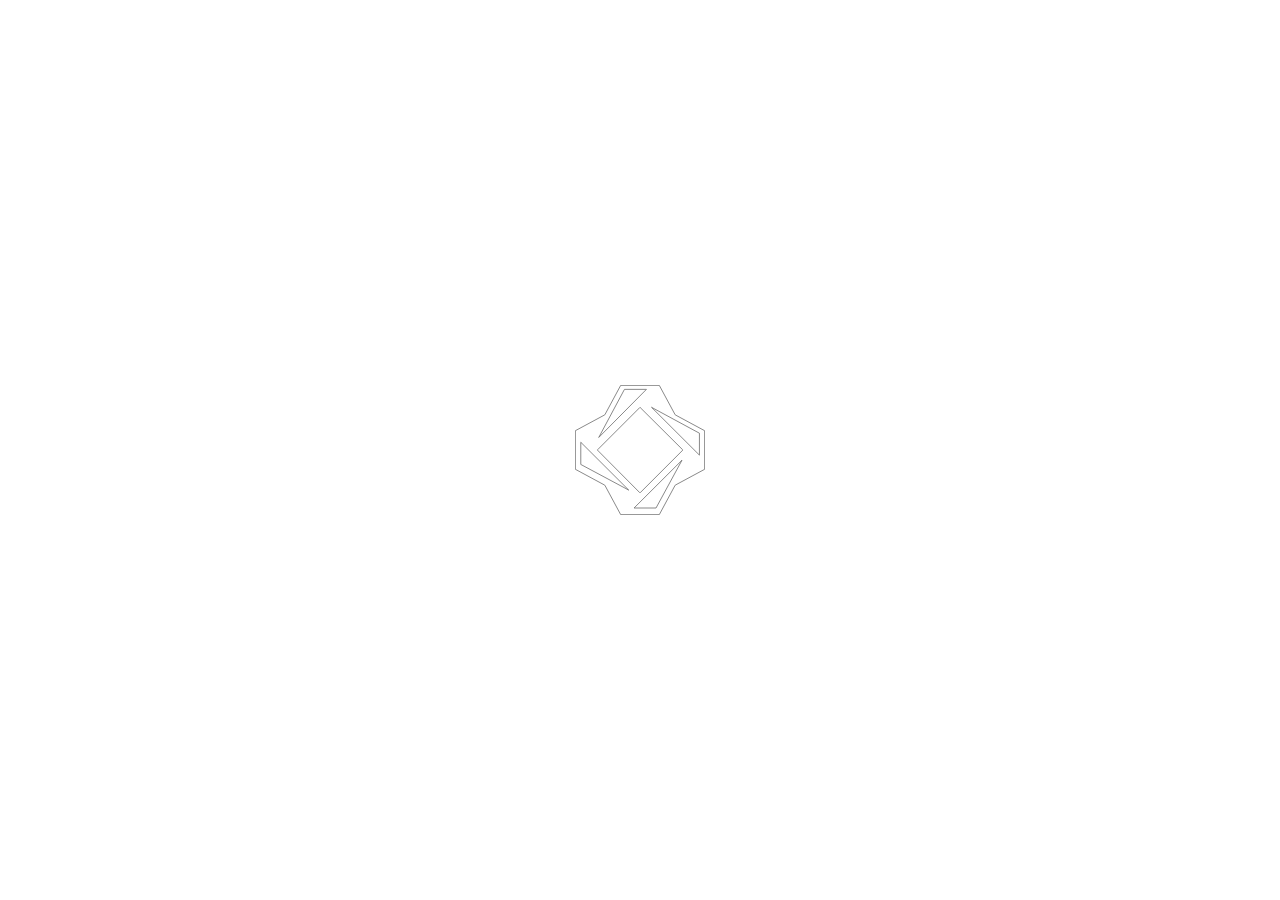
<file: rent_noinfo.html>
<!doctype html>
<html lang="ru">
    <head>
        <meta charset="UTF-8">
        <meta name="viewport" content="width=device-width">
        <meta http-equiv="X-UA-Compatible" content="ie=edge">
        <link rel="stylesheet" href="./css/style.min.css">
        <title>Аренда помещений</title>
    </head>
    <body class="rent">

        <style>
            .preloader{
                background-color: #ffffff;
                width: 100vw;
                z-index: 20000;
                height: 100vh;
                height: calc(var(--vh, 1vh) * 100);
                position: fixed;
                display: flex;
                justify-content: center;
                align-items: center;
            
            }
            .preloader__icon{
                width: 130px;
                height: 130px;
                fill: none;
                stroke-dasharray: 1000;
                stroke-dashoffset: 1000;
                animation: dash 6s linear 3s forwards infinite alternate;
            }
        </style>
        <div class="preloader">
            <svg class="preloader__icon"><use xlink:href="./img/sprite.svg#icon-logo-company"></use></svg>
        </div>
        <div class="forheader">
    
            <header class="header">
                <div class="container--header container--header--main">
    
                    <div class="header__wrapper">
                        
                        <button class="c-nav-button js-nav-toggle" type="button">
                            <div class="c-nav-button_wrap">
                                <div class="c-nav-button_icon">
                                    <span class="c-nav-button_line"></span>
                                    <span class="c-nav-button_line"></span>
                                    <span class="c-nav-button_line"></span>
                                </div>
                            </div>
                        </button>
                        <a class="header__logo" href="">
                            <svg class="header__logo-icon" viewBox="0 0 36 36" fill="none" xmlns="http://www.w3.org/2000/svg">
                                <g clip-path="url(#clip0)">
                                    <path d="M29.684 17.9667L17.9667 29.684L6.32028 17.9667L17.9667 6.32028L29.684 17.9667ZM27.7666 8.16666L23.3637 0H12.5696L8.16666 8.16666L0 12.5696V23.3637L8.16666 27.7666L12.5696 35.9333H23.3637L27.7666 27.7666L35.9333 23.3637V12.5696L27.7666 8.16666Z" fill="#ED1C24"></path>
                                    <path d="M20.4522 6.32031L34.087 13.7058V19.9551L20.4522 6.32031ZM22.2986 34.158H16.0493L29.6841 20.5232L22.2986 34.158ZM1.77539 22.2986V15.9783L15.4102 29.613L1.77539 22.2986ZM13.6348 1.77539H19.8841L6.32031 15.4812L13.6348 1.77539Z" fill="#FFDD00"></path>
                                </g>
                                <defs>
                                    <clipPath id="clip0">
                                        <rect width="35.9333" height="35.9333" fill="white"></rect>
                                    </clipPath>
                                </defs>
                            </svg>
        
                            <p class="header__logo-text">Кировский<br> завод</p>
                        </a>
                    </div>
    
                    
                
    
                
    
                </div>
            </header>
            
             <nav class="nav">
                <div class="nav_background"></div>
    
    
                 <div class="nav_list-wrap">
                    <article class="nav_list-scroll">
                        <div class="nav_list-left scrollbar-inner">
                            <div class="nav_list-content">
    
    
                                <div class="js-search-button">
                                    <div class="js-search-text">Поиск</div>
                                </div>
                                <ul class="nav_list">
                                    <li class="nav_item -dropdown js-dropdown">
                                        <div class="nav_link js-nav-link js-dropdown-toggle">
                                            <span class="nav_link_text">Компания</span>
                                            <svg class="nav_link__icon"><use xlink:href="./img/sprite.svg#icon-arrow"></use></svg>
                                            
                                        </div>
                                        <span class="nav_link_line"></span>
                                        <div class="nav_dropdown js-dropdown-list">
                                            <div class="nav_dropdown_wrap">
                                                <ul class="nav_dropdown_list">
                                                    <li class="nav_dropdown_item">
                                                        <a class="nav_dropdown_link" href="#">Руководство</a>
                                                    </li>
                                                
                                                    <li class="nav_dropdown_item">
                                                        <a class="nav_dropdown_link" href="#">История</a>
                                                    </li>
                                                    <li class="nav_dropdown_item">
                                                        <a class="nav_dropdown_link" href="#">Музей</a>
                                                    </li>
                                                    <li class="nav_dropdown_item">
                                                        <a class="nav_dropdown_link" href="#">Производственная система</a>
                                                    </li>
                                                    <li class="nav_dropdown_item">
                                                        <a class="nav_dropdown_link" href="#">Охрана труда</a>
                                                    </li>
                                                    <li class="nav_dropdown_item">
                                                        <a class="nav_dropdown_link" href="#">Профсоюз</a>
                                                    </li>
                                                    <li class="nav_dropdown_item">
                                                        <a class="nav_dropdown_link" href="#">Реквизиты</a>
                                                    </li>
                                                </ul>
                                            </div>
                                        </div>
                                    </li>
                                    <li class="nav_item -dropdown js-dropdown">
                                        <div class="nav_link js-nav-link js-dropdown-toggle">
                                            <span class="nav_link_text">Дочерние предприятия</span>
                                            <svg class="nav_link__icon"><use xlink:href="./img/sprite.svg#icon-arrow"></use></svg>
                                            
                                        </div>
                                        <span class="nav_link_line"></span>
                                        <div class="nav_dropdown js-dropdown-list">
                                            <div class="nav_dropdown_wrap">
                                                <ul class="nav_dropdown_list">
                                                    <li class="nav_dropdown_item">
                                                        <a class="nav_dropdown_link" href="#">Петербургский тракторный завод завод «Петросталь»</a>
                                                    </li>
                                                
                                                    <li class="nav_dropdown_item">
                                                        <a class="nav_dropdown_link" href="#">Завод буровых технологий</a>
                                                    </li>
                                                    <li class="nav_dropdown_item">
                                                        <a class="nav_dropdown_link" href="#">Кировский завод Газовые технологии</a>
                                                    </li>
                                                    <li class="nav_dropdown_item">
                                                        <a class="nav_dropdown_link" href="#">Энергетический комплекс</a>
                                                    </li>
                                                    <li class="nav_dropdown_item">
                                                        <a class="nav_dropdown_link" href="#">Тетрамет</a>
                                                    </li>
                                                    <li class="nav_dropdown_item">
                                                        <a class="nav_dropdown_link" href="#">Локомотив</a>
                                                    </li>
                                                    <li class="nav_dropdown_item">
                                                        <a class="nav_dropdown_link" href="#"> Проектно-конструкторское бюро «Автоматика»</a>
                                                    </li>
    
                                                    <li class="nav_dropdown_item">
                                                        <a class="nav_dropdown_link" href="#"> Центр метрологии, испытаний и охраны труда</a>
                                                    </li>
    
                                                    <li class="nav_dropdown_item">
                                                        <a class="nav_dropdown_link" href="#"> Предприятия социальной сферы</a>
                                                    </li>
                                                </ul>
                                            </div>
                                        </div>
                                    </li>
    
    
                                    <li class="nav_item">
                                        <a class="nav_link js-nav-link" href="#">
                                            <span class="nav_link_text">Корпоративный университет</span>
                                            <span class="nav_link_line"></span>
                                        </a>
                                    </li>
                                    
                                    <li class="nav_item">
                                        <a class="nav_link js-nav-link" href="#">
                                            <span class="nav_link_text">Вакансии</span>
                                            <span class="nav_link_line"></span>
                                        </a>
                                    </li>
                            
                                    <li class="nav_item -dropdown js-dropdown">
    
                                    
                                        <div class="nav_link js-nav-link js-dropdown-toggle">
                                            <span class="nav_link_text">Пресс-Центр</span>
                                            <svg class="nav_link__icon"><use xlink:href="./img/sprite.svg#icon-arrow"></use></svg>
                                        </div>
                                        <div class="nav_dropdown js-dropdown-list">
                                            <div class="nav_dropdown_wrap">
                                                <ul class="nav_dropdown_list">
                                                    <li class="nav_dropdown_item">
                                                        <a class="nav_dropdown_link" href="#">Новости</a>
                                                    </li>
                                                    <li class="nav_dropdown_item">
                                                        <a class="nav_dropdown_link" href="#">Видеогалерея</a>
                                                    </li>
                                                        <li class="nav_dropdown_item">
                                                        <a class="nav_dropdown_link" href="#">Пресса о нас</a>
                                                    </li>
                                                    <li class="nav_dropdown_item">
                                                        <a class="nav_dropdown_link" href="#">Фотогалерея</a>
                                                    </li>
                                                    <li class="nav_dropdown_item">
                                                        <a class="nav_dropdown_link" href="#">Контакты</a>
                                                    </li>
                                                </ul>
                                            </div>
                                        </div>
                                    </li>
    
                                    <li class="nav_item -dropdown js-dropdown">
    
                                    
                                        <div class="nav_link js-nav-link js-dropdown-toggle">
                                            <span class="nav_link_text">Акционерам и инвесторам</span>
                                            <svg class="nav_link__icon"><use xlink:href="./img/sprite.svg#icon-arrow"></use></svg>
                                        </div>
                                        <div class="nav_dropdown js-dropdown-list">
                                            <div class="nav_dropdown_wrap">
                                                <ul class="nav_dropdown_list">
                                                    <li class="nav_dropdown_item">
                                                        <a class="nav_dropdown_link" href="#">Информация, подлежащая раскрытию</a>
                                                    </li>
                                                    <li class="nav_dropdown_item">
                                                        <a class="nav_dropdown_link" href="#">Раскрытие информации дочерними обществами</a>
                                                    </li>
                                                        
                                            
                                                </ul>
                                            </div>
                                        </div>
                                    </li>
    
                                
    
                                    <li class="nav_item">
                                        <a class="nav_link js-nav-link" href="#">
                                            <span class="nav_link_text">Продажа активов</span>
                                            <span class="nav_link_line"></span>
                                        </a>
                                    </li>
                                    <li class="nav_item">
                                        <a class="nav_link js-nav-link" href="#">
                                            <span class="nav_link_text">Тендеры</span>
                                            <span class="nav_link_line"></span>
                                        </a>
                                    </li>
                                    <li class="nav_item">
                                        <a class="nav_link js-nav-link" href="#">
                                            <span class="nav_link_text">Аренда помещений	</span>
                                            <span class="nav_link_line"></span>
                                        </a>
                                    </li>
                                    <li class="nav_item">
                                        <a class="nav_link js-nav-link" href="#">
                                            <span class="nav_link_text">Контакты</span>
                                            <span class="nav_link_line"></span>
                                        </a>
                                    </li>
                                
    
    
                                    <li class="nav_item">
                                        <a class="nav_link nav_link--policy js-nav-link" href="#">
                                            <span class="nav_link_text">Использование сайта</span>
                                            <span class="nav_link_line"></span>
                                        </a>
                                    </li>
                                </ul>
    
    
                                <div class="nav_lang nav_lang--mobile">
                                    <div class="nav_lang-wrap">
                                        <ul class="nav_lang-list">
                                            <li class="nav_lang-item">
                                                <a class="nav_lang-link" href="">En</a>
                                            </li>
                                            <li class="nav_lang-item">
                                                <a class="nav_lang-link" href="">Ru</a>
                                            </li>
                                            <li class="nav_lang-item">
                                                <a class="nav_lang-link" href="">De</a>
                                            </li>
                                    
                                        </ul>
                                    </div>
                                
                                </div>
                            </div>
                        </div>
                    </article>
    
    
    
                </div>
                <div class="nav_search">
                    <article class="search-wrap">
                        <div class="search">
                            <input class="search_input o-input -search js-search-input" type="text" placeholder="Поиск" value=""> 
                            <div class="search_results js-search-results"></div>
                        </div>
                    </article>
                </div>
                <aside class="nav_aside">
                    <ul class="nav_social">
                        <li class="nav_social_item">
                            <a class="nav_social_link" href="#" target="_blank">
                                
    
                                <svg class="nav_social_icon"><use xlink:href="./img/sprite.svg#icon-fb"></use></svg>
                            </a>
                        </li>
                        <li class="nav_social_item">
                            <a class="nav_social_link" href="#" target="_blank">
                                <svg class="nav_social_icon"><use xlink:href="./img/sprite.svg#icon-vk"></use></svg>
                                
                            </a>
                        </li>
                        <li class="nav_social_item">
                            <a class="nav_social_link" href="#" target="_blank">
                                <svg class="nav_social_icon"><use xlink:href="./img/sprite.svg#icon-youtube"></use></svg>
                            
                            </a>
                        </li>
                        <li class="nav_social_item">
                            <a class="nav_social_link" href="#" target="_blank">
                                
                                <svg class="nav_social_icon"><use xlink:href="./img/sprite.svg#icon-inst"></use></svg>
                            </a>
                        </li>
                    </ul>
                    <div class="nav_lang nav_lang--desktop">
                        <div class="nav_lang-wrap">
                            <ul class="nav_lang-list">
                                <li class="nav_lang-item">
                                    <a class="nav_lang-link" href="">Ru</a>
                                </li>
                                <li class="nav_lang-item">
                                    <a class="nav_lang-link" href="">En</a>
                                </li>
                                <li class="nav_lang-item">
                                    <a class="nav_lang-link" href="">De</a>
                                </li>
                            
                            </ul>
                        </div>
                    
                    </div>
                </aside>
            </nav>  
    


            <div class="scroll">
                <div class="wrapper">
                    <section class="hero-common parallax__item">
                        <div class="parallax__img-wrap parallax__img-wrap--hero-inner">
                            <div class="parallax__img" data-speed="-40">
                               <div class="parallax__img-inner--hero" style="background-image: url(./img/rent/bg-rent.png);"></div>
                            </div>
                        </div>
                        <div class="container">
                            <div class="hero-common__block">
                                <h1 class="hero-common__title">
                                    <div class="title--inner">Аренда</div>
                                    <div class="title--inner">помещений</div>
                                </h1>
                                <a href="vacancies-form.html" class="button--details hero-common__btn">
                                    Заполнить анкету соискателя
                                    <div class=" button-line button-line--first"></div>
                                    <div class=" button-line button-line--two"></div>
                                </a>
                            </div>
                        </div>
                        <div class="hero-common__layer"></div>
                        <div class="hero-common__info">
                            <div class="container">
                                <ul class="hero-common_info__list">
                                    <li class="hero-common_info__item">
                                        <svg class="hero-common_info__icon" viewBox="0 0 18 19" fill="none" xmlns="http://www.w3.org/2000/svg">
                                            <path fill-rule="evenodd" clip-rule="evenodd" d="M1.96385 2.32919C1.45688 2.88551 1 3.8167 1 5.38198C1 8.91059 3.66459 11.6324 5.20711 13.1749C6.74962 14.7174 9.47139 17.382 13 17.382C14.5653 17.382 15.4965 16.9251 16.0528 16.4181C16.5808 15.937 16.8464 15.3417 16.949 14.8438L14.0938 12.7024L12.2168 14.5794C11.6124 15.1838 10.6476 15.3618 9.85567 14.8837C9.06269 14.405 7.67928 13.4755 6.29289 12.0891C4.9065 10.7027 3.97701 9.31929 3.49826 8.52632C3.02016 7.73443 3.19819 6.76958 3.80255 6.16522L5.67962 4.28815L3.53822 1.43295C3.04024 1.53554 2.44497 1.80123 1.96385 2.32919ZM3.50291 0.423143C2.09827 0.64617 0 1.8338 0 5.38198C0 9.38198 3 12.382 4.5 13.882C6 15.382 9 18.382 13 18.382C16.5482 18.382 17.7358 16.2837 17.9588 14.8791C18.0082 14.5682 17.8518 14.2708 17.6 14.082L14.6938 11.9024C14.2957 11.6038 13.7386 11.6434 13.3867 11.9953L11.5097 13.8723C11.2053 14.1767 10.741 14.2501 10.3725 14.0277C9.62531 13.5765 8.31266 12.6946 7 11.382C5.68734 10.0693 4.80545 8.75667 4.35433 8.00947C4.13186 7.64098 4.20529 7.17669 4.50965 6.87233L6.38673 4.99525C6.73862 4.64336 6.77821 4.08627 6.47962 3.68815L4.3 0.781985C4.11115 0.530179 3.81378 0.373785 3.50291 0.423143Z" fill="#E0E0E0"></path>
                                        </svg>
            
                                        <a href="tel:+78127020202" class="hero-common_info__link">+7 (812) 702-02-02</a>
                                    </li>
                                    <li class="hero-common_info__item">
                                        <svg class="hero-common_info__icon" viewBox="0 0 16 17" fill="none" xmlns="http://www.w3.org/2000/svg">
                                            <path fill-rule="evenodd" clip-rule="evenodd" d="M12.3191 6.00517L10.3776 4.06373L2.17137 12.27L1.29083 15.092L4.11281 14.2114L12.3191 6.00517ZM13.0262 5.29806L11.0848 3.35662L13.0375 1.40389L14.9789 3.34533L13.0262 5.29806ZM15.722 4.01646C16.0927 3.6458 16.0927 3.04485 15.722 2.6742L13.7086 0.660804C13.338 0.290149 12.737 0.290149 12.3664 0.660804L1.35662 11.6705C1.27812 11.749 1.22962 11.8526 1.21957 11.9631L0.0019973 15.8652C-0.0248342 16.1604 0.222428 16.4076 0.517574 16.3808L4.41967 15.1632C4.53023 15.1532 4.63377 15.1047 4.71227 15.0262L15.722 4.01646Z" fill="#E0E0E0"></path>
                                        </svg>
                                        <a href="mailto:hr@kzgroup" class="hero-common_info__link">hr@kzgroup</a>
                                    </li>
                                    <li class="hero-common_info__item">
                                        <svg class="hero-common_info__icon" viewBox="0 0 16 21" fill="none" xmlns="http://www.w3.org/2000/svg">
                                            <path fill-rule="evenodd" clip-rule="evenodd" d="M8 20.3828C8 20.3828 16 13.7175 16 8.36406C16 4.01062 12.3636 0.382812 8 0.382812C3.53247 0.382812 0 3.90697 0 8.36406C0 13.8211 8 20.3828 8 20.3828ZM8 1.38281C4.08254 1.38281 1 4.46147 1 8.36406C1 9.49579 1.41949 10.7595 2.129 12.0674C2.83331 13.3657 3.78507 14.6377 4.75777 15.7673C5.72776 16.8937 6.70076 17.858 7.43254 18.5414C7.64257 18.7376 7.83219 18.9101 7.99551 19.0561C8.15997 18.9072 8.35124 18.7311 8.56328 18.5308C9.29572 17.8389 10.2696 16.8643 11.2404 15.7305C12.2141 14.5936 13.1668 13.3173 13.8717 12.0223C14.5826 10.7165 15 9.46701 15 8.36406C15 4.56512 11.8136 1.38281 8 1.38281Z" fill="#E0E0E0"></path>
                                            <path fill-rule="evenodd" clip-rule="evenodd" d="M8 10.3828C9.10457 10.3828 10 9.48738 10 8.38281C10 7.27824 9.10457 6.38281 8 6.38281C6.89543 6.38281 6 7.27824 6 8.38281C6 9.48738 6.89543 10.3828 8 10.3828ZM8 11.3828C9.65685 11.3828 11 10.0397 11 8.38281C11 6.72596 9.65685 5.38281 8 5.38281C6.34315 5.38281 5 6.72596 5 8.38281C5 10.0397 6.34315 11.3828 8 11.3828Z" fill="#E0E0E0"></path>
                                        </svg>
                                        <a href="https://yandex.ru/maps/2/saint-petersburg/house/prospekt_stachek_47sh/Z0kYdAJpT0AFQFtjfXR2eHprZw==/?ll=30.259651%2C59.879683&z=17.03" class="hero-common_info__link">198097, г. Санкт-Петербург, метро «Кировский завод»,  пр. Стачек, д.47 Ш.</a>
                                    </li>
                                </ul>
                            </div>
            
                        </div>
                    </section>
                </div>
                 <div class="rent__wrapper">
                    <div class="container">

                        <div class="tabs-common">
                            <div class="tabs-common-container">
                                <button class="tabs-common-links" onclick="openList(event, 'Production')" id="defaultOpen">Производственные и складские помещения</button>
                                <button class="tabs-common-links" onclick="openList(event, 'Office')">Офисные и торговые помещения</button>
                            </div>
    
                        </div>
                        
                         <main class="rent__list two-screen">
            
                                <div id="Production" class="tabs-common-content">
                                    <h2 class="rent_noinfo-heading">Имущественный комплекс Кировского завода включает около 400 га земельных участков, а также здания и сооружения общей площадью порядка 1,5 млн кв. м.</h2>
                                    <p class="rent_noinfo-paragraph">Объекты расположены в Санкт-Петербурге, Ленинградской области, на юге   России.
                                      <span class="rent_noinfo-span"> Постоянный процесс модернизации оборудования и технологий приводит к высвобождению производственных и складских помещений.</span>
                                      <span class="rent_noinfo-span"> Объекты недвижимости, не используемые для профильной деятельности Кировского завода и его дочерних обществ, сдаются в аренду.</span>
                                      <span class="rent_noinfo-span"> Управление недвижимым имуществом ПАО «Кировский завод» осуществляет дирекция по управлению активами</span>
                                    </p>
                                    <div class="rent_noinfo-contact">
                                      <h4>Связаться с нами по вопросам аренды помещений Вы можете одним из удобных Вам способов:</h4>
                                      <ul>
                                        <li>Позвонить по телефону 921-71-64 </li>
                                        <li>Отправить письмо или техническое задание на e-mail arenda@kzgroup.ru.</li>
                                      </ul>
                                      <a href="vacancies-form.html" class="button--details">
                                        Заполнить анкету соискателя
                                        <div class=" button-line button-line--first"></div>
                                        <div class=" button-line button-line--two"></div>
                                    </a>  
                                    </div>
                                    <p class="rent_noinfo-paragraph">Предложение, соответствующее Вашему запросу, с подробным описанием, фотографиями и планом помещения будет оперативно направлено на указанный Вами e-mail.</p>
                                </div>
                                
                                <div id="Office" class="tabs-common-content">
                                 
                                   
                             
                                </div>
                          
                     
                     
                         </main>
                        
                    </div>
                 </div>
               
        
                <footer class="footer">

                    <div class="footer__outer">
                        <div class="container">
    
                            <div class="footer__row">
                                <nav class="footer__nav">
                                    <ul class="footer__nav-list">
                                        <li class="footer__nav-item">
                                            <a class="footer__nav-link" href="">Компания</a>
                                        </li>
                                        <li class="footer__nav-item">
                                            <a class="footer__nav-link" href="">Деятельность</a>
                                        </li>
                                        <li class="footer__nav-item">
                                            <a class="footer__nav-link" href="">Карта сайта</a>
                                        </li>
                                    
                                        <li class="footer__nav-item">
                                            <a class="footer__nav-link" href="">Пресс-центр</a>
                                        </li>
                                        <li class="footer__nav-item">
                                            <a class="footer__nav-link" href="">Акционерам и инвесторам</a>
                                        </li>
                                        <li class="footer__nav-item">
                                            <a class="footer__nav-link" href="">Контакты</a>
                                        </li>
                                        <li class="footer__nav-item">
                                            <a class="footer__nav-link" href="">Вакансии</a>
                                        </li>
                                        <li class="footer__nav-item">
                                            <a class="footer__nav-link" href="">Тендеры</a>
                                        </li>
                                        <li class="footer__nav-item">
                                            <a class="footer__nav-link" href="">Аренда помещений</a>
                                        </li>
                                
                                
                                        <li class="footer__nav-item">
                                            <a class="footer__nav-link" href="">Реквизиты</a>
                                        </li>
                                        <li class="footer__nav-item footer__nav-item--last">
                                        
                                        </li>
                                    </ul>
    
                                    <p class="footer__adress">198097, Россия, Санкт-Петербург, пр. Стачек, 47</p>
                                </nav>
    
    
                                <div class="footer__contact">
    
                                    <div class="footer__contact-feedback">
                                        <h6 class="footer__contact-title">Подписаться на наши новости</h6>
                                        <form class="footer__contact-form" action="">
                                            <div class="footer__contact-form__wrap">
                                                <input class="footer__contact-input" type="mail" placeholder="E-mail">
                                                <button class="footer__contact-submit" type="submit"><svg class="footer__contact-submit-icon" width="40"><use xlink:href="./img/sprite.svg#icon-mail-submit"></use></svg></button>
                                            </div>
                                        </form>
                                        
                                    </div>
                                        
                                        <ul class="footer__social-list">
                                            <li class="footer__social-item" style="background-image: url(./img/social-youtube.svg);">
                                                <a class="footer__social-link" href="">
                                                    <span class="visually-hidden">Youtube</span>
                                                </a>
                                            </li>
        
                                            <li class="footer__social-item" style="background-image: url(./img/social-vk.svg);">
                                                <a class="footer__social-link" href="">
                                                    <span class="visually-hidden">Vk</span>
                                                </a>
                                            </li>
        
                                            <li class="footer__social-item" style="background-image: url(./img/social-inst.svg);">
                                                <a class="footer__social-link" href="">
                                                    <span class="visually-hidden">Instagram</span>
                                                </a>
                                            </li>
        
                                            <li class="footer__social-item" style="background-image: url(./img/social-fb.svg);">
                                                <a class="footer__social-link" href="">
                                                    <span class="visually-hidden">Facebook</span>
                                                </a>
                                            </li>
                                        </ul>
                                    
                            
                                </div>
    
    
                            </div>
                        
                        
                
    
                            <section class="copyright">
                                <h6 class="copyright__title">Copyrights © ПАО "Кировский завод"</h6>
                                <a class="copyright__link" href="">Правила использования сайта</a>
                                <a class="copyright__link" href="">Политика в области обработки персональных данных</a>
                            </section>
    
                        </div>
                    
                    </div>
                </footer>
            </div>
        </div>

        <script>
            function openList(evt, cityName) {
                var i, tabcontent, tablinks;
                tabcontent = document.getElementsByClassName("tabs-common-content");
                for (i = 0; i < tabcontent.length; i++) {
                    tabcontent[i].style.display = "none";
                }
                tablinks = document.getElementsByClassName("tabs-common-links");
                for (i = 0; i < tablinks.length; i++) {
                    tablinks[i].className = tablinks[i].className.replace(" active", "");
                }
                document.getElementById(cityName).style.display = "block";
                evt.currentTarget.className += " active";
            }
        
            document.getElementById("defaultOpen").click();
        </script>
        <script src="./js/script.min.js"></script>
    </body>
</html>
</file>
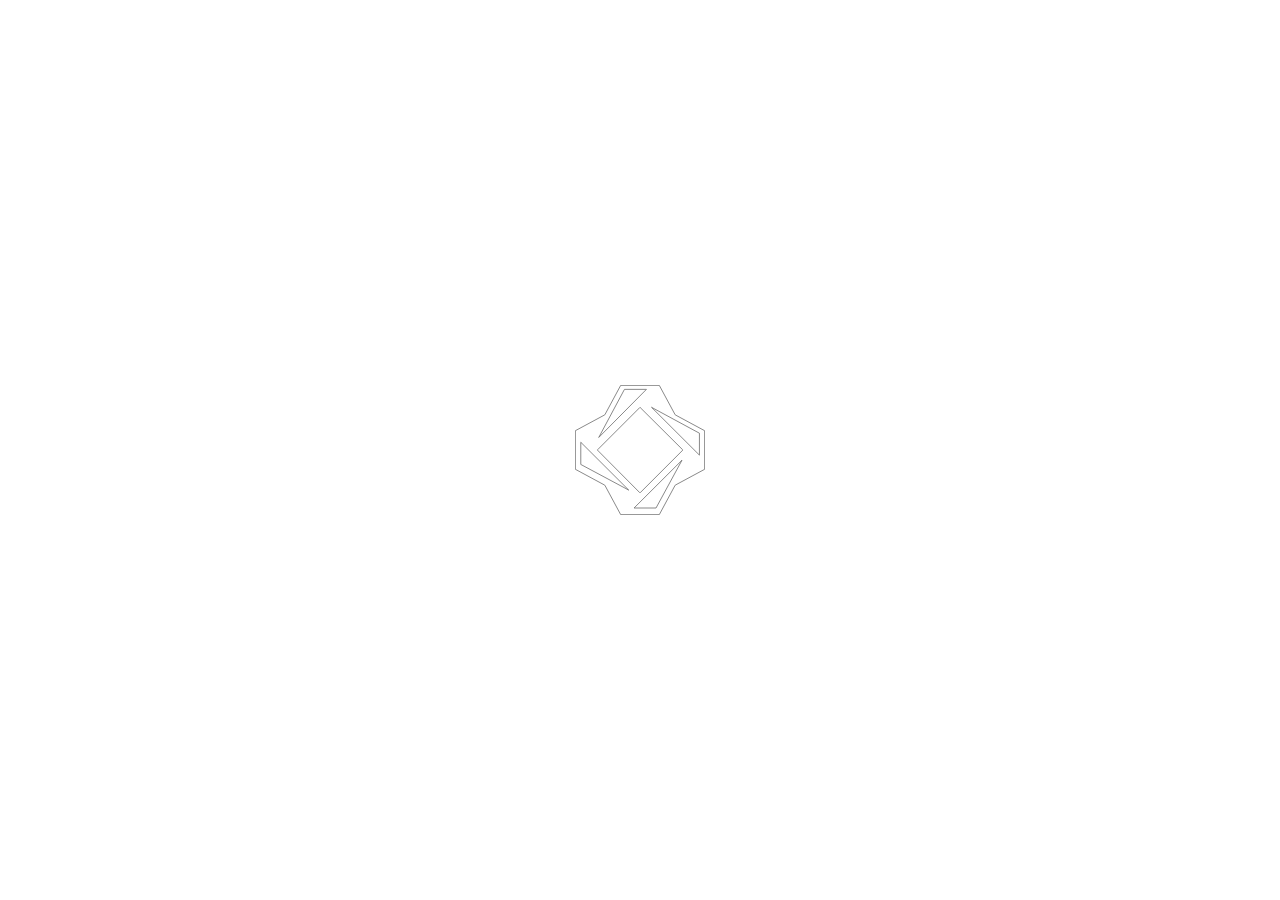
<file: vacancies-details.html>
<!DOCTYPE html>
<html lang="en">
<head>
    <meta charset="UTF-8">
    <title>Вакансия детально</title>
    <meta name="viewport" content="width=device-width, user-scalable=no, initial-scale=1.0, maximum-scale=1.0, minimum-scale=1.0">
    <meta http-equiv="X-UA-Compatible" content="ie=edge">
    <link rel="stylesheet" href="./css/style.min.css">
</head>
<body>

    <style>
		.preloader{
			background-color: #ffffff;
			width: 100vw;
			z-index: 20000;
			height: 100vh;
			height: calc(var(--vh, 1vh) * 100);
			position: fixed;
			display: flex;
			justify-content: center;
			align-items: center;
		
		}
		.preloader__icon{
			width: 130px;
			height: 130px;
			fill: none;
			stroke-dasharray: 1000;
			stroke-dashoffset: 1000;
			animation: dash 6s linear 3s forwards infinite alternate;
		}
	</style>
	<div class="preloader">
		<svg class="preloader__icon"><use xlink:href="./img/sprite.svg#icon-logo-company"></use></svg>
	</div>
<div class="scroll">
    <div class="vacancies-d__wrapper two-screen">

        <div class="vacancies-d__hero">
            <div class="container">
                <a href="vacancies.html" class="popup_kirovets__back vacancies-d__breadcrumb">
                    <svg class="popup_kirovets__back-icon"><use xlink:href="./img/sprite.svg#icon-arrow-popup"></use></svg>
                    вернуться к списку вакансий
                </a>
                <h2 class="vacancies-d__title">Контролер станочных и слесарных работ</h2>
                <span class="vacancies-d__date">22.11.2019</span>
                <div class="vacancies-d__description">

                    <ul class="vacancies-d__list">
                        <li class="vacancies-d__item">
                            <h6 class="vacancies-d__name">Обязанности:</h6>
                        </li>
                        <li class="vacancies-d__item">

                            <p>Проведение замеров универсальным мерительным инструментом</p>
                        </li>
                        <li class="vacancies-d__item">

                            <p>Выявление и устранение дефектов во время эксплуатации грузоподъемного оборудования</p>
                        </li>
                        <li class="vacancies-d__item">

                            <p>Подготовка и сборка запасных узлов</p>
                        </li>
                        <li class="vacancies-d__item">

                            <p>Проведение плановых осмотров и текущих ремонтов оборудования</p>
                        </li>
                    </ul>
                </div>
                <div class="vacancies-d__description">

                    <ul class="vacancies-d__list">
                        <li class="vacancies-d__item">
                            <h6 class="vacancies-d__name">Требования:</h6>
                        </li>
                        <li class="vacancies-d__item">

                            <p>Чтение чертежей</p>
                        </li>
                        <li class="vacancies-d__item">

                            <p>Умение пользоваться мерительным инструментом</p>
                        </li>
                    </ul>
                </div>
                <div class="vacancies-d__description">

                    <ul class="vacancies-d__list">
                        <li class="vacancies-d__item">
                            <h6 class="vacancies-d__name">Условия:</h6>
                        </li>
                        <li class="vacancies-d__item">

                            <p>График работы 5/2, 7:00-15:45; пятница до 14:30</p>
                        </li>
                        <li class="vacancies-d__item">
                            <p>Умение пользоваться измерительным инструментом</p>
                        </li>
                        <li class="vacancies-d__item">

                            <p>Работа на одном из крупнейших промышленных предприятий с многолетней историей развития производства</p>
                        </li>
                        <li class="vacancies-d__item">

                            <p>Территориально - ст.м. "Кировский завод"</p>
                        </li>
                        <li class="vacancies-d__item">

                            <p>Оформление в соответствии с Трудовым Кодексом РФ</p>
                        </li>
                        <li class="vacancies-d__item">

                            <p>Добровольное медицинское страхование после испытательного срока</p>
                        </li>
                        <li class="vacancies-d__item">

                            <p>Дотация на питание в сети столовых на территории предприятия</p>
                        </li>
                        <li class="vacancies-d__item">

                            <p>Компания обеспечивает полный социальный пакет и дополнительные социальные гарантии и льготы (согласно "Кодексу Кировца")</p>
                        </li>
                        <li class="vacancies-d__item">

                            <p>Возможность посещать спортивные секции и мероприятия на стадионе «Кировец» (м. Нарвская)</p>
                        </li>
                        <li class="vacancies-d__item">

                            <p>Широкие возможности для профессионального развития</p>
                        </li>
                        <li class="vacancies-d__item">

                            <p>Официальная заработная плата </p>
                        </li>
                    </ul>
                </div>
                <div class="vacancies-d__buttons">
                    <button class="button vacancies-d__response vacancies-d__response-btn">
                        Откликнуться
                        <div class=" button-line button-line--first"></div>
                        <div class=" button-line button-line--two"></div>
                    </button>
                    <button class="vacancies-d__download">Загрузить резюме</button>
                </div>

            </div>
        </div>
        <div class="vacancies-d__contacts">
            <div class="container">
                <h2 class="vacancies-d__contacts-title">По вопросам трудоустройства обращаться</h2>
                <div class="vacancies-d__contacts-content">
                    <ul class="vacancies-d__contacts-list">
                        <li class="vacancies-d__contacts-item">
                            <a href="https://yandex.ru/maps/2/saint-petersburg/house/prospekt_stachek_47sh/Z0kYdAJpT0AFQFtjfXR2eHprZw==/?ll=30.259651%2C59.879683&z=17.03" class="vacancies-d__contacts-link">
                                <svg class="vacancies-d__contacts-icon vacancies-d__contacts-icon--locate" width="20" height="21" viewBox="0 0 16 21" fill="none" xmlns="http://www.w3.org/2000/svg">
                                    <path fill-rule="evenodd" clip-rule="evenodd" d="M8 20.4141C8 20.4141 16 13.7487 16 8.39531C16 4.04187 12.3636 0.414062 8 0.414062C3.53247 0.414062 0 3.93822 0 8.39531C0 13.8524 8 20.4141 8 20.4141ZM8 1.41406C4.08254 1.41406 1 4.49272 1 8.39531C1 9.52704 1.41949 10.7907 2.129 12.0986C2.83331 13.397 3.78507 14.669 4.75777 15.7986C5.72776 16.925 6.70076 17.8893 7.43254 18.5727C7.64257 18.7688 7.83219 18.9413 7.99551 19.0874C8.15997 18.9385 8.35124 18.7624 8.56328 18.562C9.29572 17.8701 10.2696 16.8955 11.2404 15.7618C12.2141 14.6248 13.1668 13.3485 13.8717 12.0536C14.5826 10.7478 15 9.49826 15 8.39531C15 4.59637 11.8136 1.41406 8 1.41406Z" fill="black"></path>
                                    <path fill-rule="evenodd" clip-rule="evenodd" d="M8 10.4141C9.10457 10.4141 10 9.51863 10 8.41406C10 7.30949 9.10457 6.41406 8 6.41406C6.89543 6.41406 6 7.30949 6 8.41406C6 9.51863 6.89543 10.4141 8 10.4141ZM8 11.4141C9.65685 11.4141 11 10.0709 11 8.41406C11 6.75721 9.65685 5.41406 8 5.41406C6.34315 5.41406 5 6.75721 5 8.41406C5 10.0709 6.34315 11.4141 8 11.4141Z" fill="black"></path>
                                </svg>
                                <div>
                                    198097, г. Санкт-Петербург,
                                    станция метро «Кировский завод»,
                                    пр. Стачек, д.47 Ш.<br>
                                    <p>Вход в дирекцию по персоналу справа от центральных ворот</p>
                                </div>
                            </a>
                        </li>
                        <li class="vacancies-d__contacts-item">
                            <a href="tel:88127020202" class="vacancies-d__contacts-link">
                                <svg class="vacancies-d__contacts-icon" width="20" height="19" viewBox="0 0 18 19" fill="none" xmlns="http://www.w3.org/2000/svg">
                                    <path fill-rule="evenodd" clip-rule="evenodd" d="M1.96385 2.36044C1.45688 2.91676 1 3.84795 1 5.41323C1 8.94184 3.66459 11.6636 5.20711 13.2061C6.74962 14.7486 9.47139 17.4132 13 17.4132C14.5653 17.4132 15.4965 16.9564 16.0528 16.4494C16.5808 15.9683 16.8464 15.373 16.949 14.875L14.0938 12.7336L12.2168 14.6107C11.6124 15.215 10.6476 15.3931 9.85567 14.915C9.06269 14.4362 7.67928 13.5067 6.29289 12.1203C4.9065 10.734 3.97701 9.35054 3.49826 8.55757C3.02016 7.76568 3.19819 6.80083 3.80255 6.19647L5.67962 4.3194L3.53822 1.4642C3.04024 1.56679 2.44497 1.83248 1.96385 2.36044ZM3.50291 0.454393C2.09827 0.67742 0 1.86505 0 5.41323C0 9.41323 3 12.4132 4.5 13.9132C6 15.4132 9 18.4132 13 18.4132C16.5482 18.4132 17.7358 16.315 17.9588 14.9103C18.0082 14.5995 17.8518 14.3021 17.6 14.1132L14.6938 11.9336C14.2957 11.635 13.7386 11.6746 13.3867 12.0265L11.5097 13.9036C11.2053 14.2079 10.741 14.2814 10.3725 14.0589C9.62531 13.6078 8.31266 12.7259 7 11.4132C5.68734 10.1006 4.80545 8.78792 4.35433 8.04072C4.13186 7.67223 4.20529 7.20794 4.50965 6.90358L6.38673 5.0265C6.73862 4.67461 6.77821 4.11752 6.47962 3.7194L4.3 0.813235C4.11115 0.561429 3.81378 0.405035 3.50291 0.454393Z" fill="black"></path>
                                </svg>

                                8 (812) 702-02-02
                            </a>
                        </li>
                        <li class="vacancies-d__contacts-item">
                            <p class="vacancies-d__contacts-link">
                                <svg class="vacancies-d__contacts-icon" width="20" height="21" viewBox="0 0 20 21" fill="none" xmlns="http://www.w3.org/2000/svg">
                                    <path fill-rule="evenodd" clip-rule="evenodd" d="M10 19.4141C14.9706 19.4141 19 15.3846 19 10.4141C19 5.4435 14.9706 1.41406 10 1.41406C5.02944 1.41406 1 5.4435 1 10.4141C1 15.3846 5.02944 19.4141 10 19.4141ZM10 20.4141C15.5228 20.4141 20 15.9369 20 10.4141C20 4.89121 15.5228 0.414062 10 0.414062C4.47715 0.414062 0 4.89121 0 10.4141C0 15.9369 4.47715 20.4141 10 20.4141Z" fill="black"></path>
                                    <path fill-rule="evenodd" clip-rule="evenodd" d="M9 4.91406H10V9.70696L14.8536 14.5605L14.1464 15.2676L9 10.1212V4.91406Z" fill="black"></path>
                                </svg>

                                с 08:15 до 17:00 (обед с 12:00 до 13:00)
                            </p>
                        </li>
                    </ul>
                    <div class="vacancies-d__contacts-map">
                        <iframe class="vacancies-d__yandex-map" src="https://yandex.ru/map-widget/v1/?um=constructor%3Ae7fed85698d0cc663bd62dd2585ab7c9d2babbbd04d0a522a0a9580a37b15a0c&amp;source=constructor" width="100%" height="450" frameborder="0"></iframe>
                    </div>
                </div>
                <div class="vacancies-d__main-building">
                    <img src="./img/vacancies/vac-d__building.png" alt="главное здание Кировского завода" class="vacancies-d__main-pic">
                    <div class="vacancies-d__build-point">
                        <img class="vacancies-d__build-pointer" src="./img/vacancies/vac-d__pointer.svg" alt="указатель входа в здание">
                        <span class="vacancies-d__build-heading">Вход</span>
                    </div>
                </div>
            </div>
        </div>
    </div>
</div>
<div class="vacancies-d__form-wrapper">
    <div class="vacancies-d__form-layer"></div>
    <form class="vacancies-d__form">
        <svg class="vacancies-d__form-close" width="30" height="31" viewBox="0 0 30 31" fill="none" xmlns="http://www.w3.org/2000/svg">
            <path fill-rule="evenodd" clip-rule="evenodd" d="M14.7109 15.1292L0.355601 29.4845L1.06271 30.1916L15.418 15.8363L29.0663 29.4845L29.7734 28.7774L16.1251 15.1292L29.7756 1.47873L29.0685 0.771619L15.418 14.4221L1.06049 0.0645121L0.353381 0.771619L14.7109 15.1292Z" fill="black"></path>
        </svg>
        <h2>Отправить резюме соискателя</h2>
        <div class="vacancies-d__form-inputs">
            <label class="vacancies-d__form-label">
                <span>Имя</span>
                <input type="text">
            </label>
            <label class="vacancies-d__form-label">
                <span>Телефон</span>
                <input type="text">
            </label>
            <label class="vacancies-d__form-label">
                <span>E-mail</span>
                <input type="text">
            </label>
            <label class="vacancies-d__form-label">
                <span>Сообщение</span>
                <textarea></textarea>
            </label>
        </div>
        <div class="vacancies-d__form-buttons">
            <div class="vacancies-d__form-buttons--block">
                <button class="vacancies-d__download">Загрузить резюме</button>
                <p class="vacancies-d__download-status">Файл не выбран</p>

            </div>
            <div class="vacancies-d__form-buttons--block">
                <button class="button vacancies-d__response vacancies-d__submit" type="submit">
                    Отправить
                    <div class=" button-line button-line--first"></div>
                    <div class=" button-line button-line--two"></div>
                </button>
                <p class="vacancies-d__license">Нажимая на кнопку откликнуться, вы принимаете <a href="#0">согласие на обработку персональных данных</a></p>
            </div>


        </div>
    </form>
</div>
<script>
    let vacanciesForm = document.querySelector('.vacancies-d__form-wrapper');
    let vacanciesClose = document.querySelector('.vacancies-d__form-close');
    let vacanciesBtnResponse = document.querySelector('.vacancies-d__response-btn');
    vacanciesBtnResponse.addEventListener('click', function () {
        vacanciesForm.style.display = 'block';
    });
    vacanciesClose.addEventListener('click', function () {
        vacanciesForm.style.display = 'none';
    })
</script>
<script src="./js/script.min.js"></script>
</body>
</html>
</file>
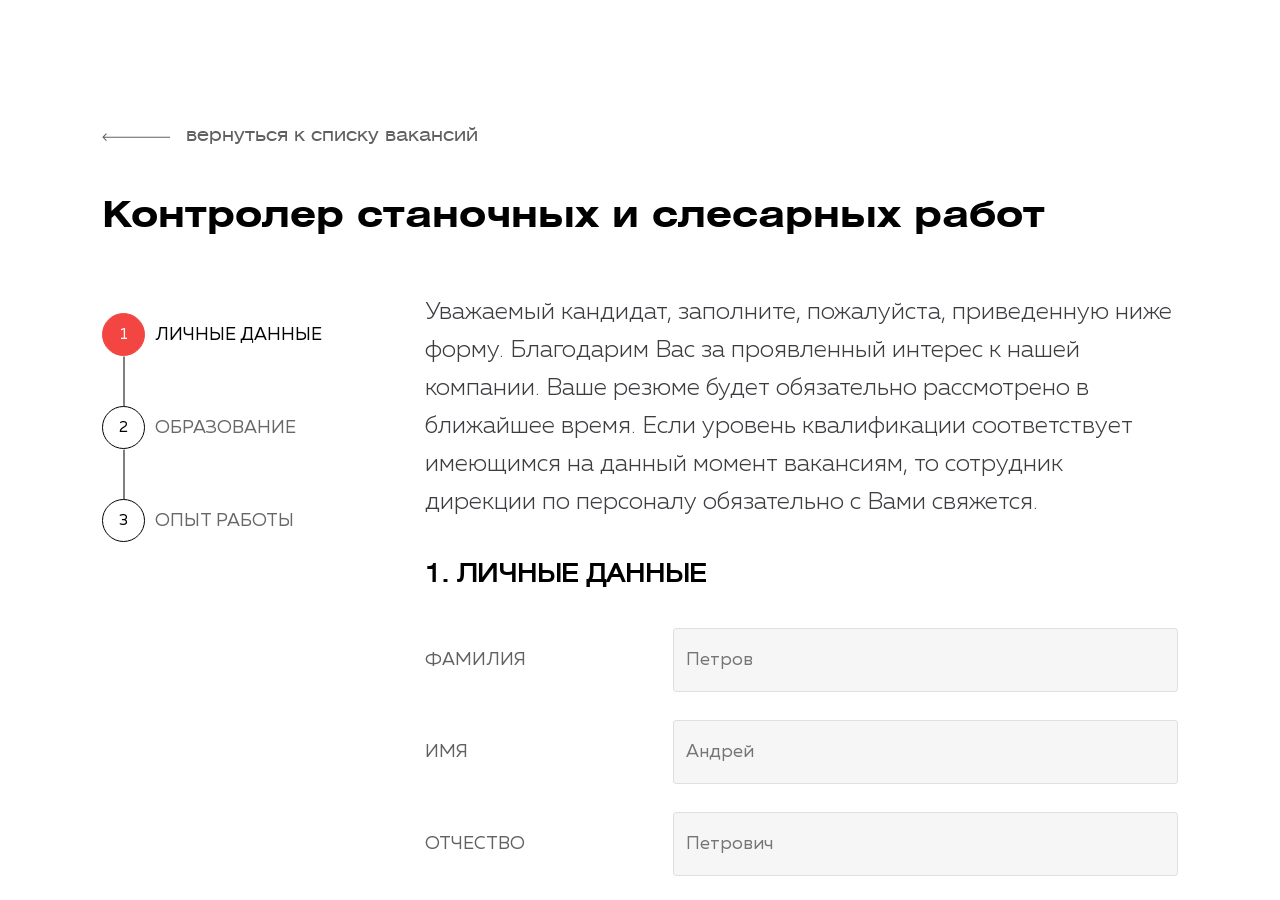
<file: vacancies-form.html>
<!DOCTYPE html>
<html lang="en">
<head>
    <meta charset="UTF-8">
    <title>Анкета вакансии</title>
    <meta name="viewport" content="width=device-width, user-scalable=no, initial-scale=1.0, maximum-scale=1.0, minimum-scale=1.0">
    <meta http-equiv="X-UA-Compatible" content="ie=edge">
    <link rel="stylesheet" href="./css/style.min.css">
</head>
<body>


<div class="scroll">
    <div class="vac-form__wrapper">
        <div class="container">
            <a href="vacancies.html" class="popup_kirovets__back vacancies-d__breadcrumb">
                <svg class="popup_kirovets__back-icon"><use xlink:href="./img/sprite.svg#icon-arrow-popup"></use></svg>
                вернуться к списку вакансий
            </a>
            <h1 class="vac-f__main-title">Контролер станочных и слесарных работ</h1>
            <div class="vac-f__content">
                <div class="vac-f__nav">
                    <ul class="vac-f__nav-list">
                        <li class="vac-f__nav-item vac-f__nav-item--active">
                            <div class="vac-f__nav-item__circle">
                                <span>1</span>
                            </div>
                            <a href="#personal-data">Личные данные</a>
                        </li>
                        <li class="vac-f__nav-item">
                            <div class="vac-f__nav-item__circle">
                                <span>2</span>
                            </div>
                            <a href="#education">Образование</a>
                        </li>
                        <li class="vac-f__nav-item">
                            <div class="vac-f__nav-item__circle">
                                <span>3</span>
                            </div>
                            <a href="#experience">Опыт работы</a>
                        </li>
                    </ul>
                </div>
                <div class="vac-f__form">
                    <div class="vac-f__form-desc">Уважаемый кандидат, заполните, пожалуйста, приведенную ниже форму. Благодарим Вас за проявленный интерес к нашей компании.
                        Ваше резюме будет обязательно рассмотрено в ближайшее время.
                        Если уровень квалификации соответствует имеющимся на данный момент вакансиям, то сотрудник дирекции по персоналу обязательно с Вами свяжется.
                    </div>
                    <form action="" class="vac-f__main-form">
                        <div class="vac-f__form-block">
                            <h5 class="vac-f__form-title">
                                1. Личные данные
                            </h5>
                            <label class="vac-f__form-label">
                                <span>Фамилия</span>
                                <div class="vac-f__input-container">
                                    <input type="text" placeholder="Петров" required="required">
                                </div>
                            </label>
                            <label class="vac-f__form-label">
                                <span>Имя</span>
                                <div class="vac-f__input-container">
                                    <input type="text" placeholder="Андрей">
                                </div>
                            </label>
                            <label class="vac-f__form-label">
                                <span>Отчество</span>
                                <div class="vac-f__input-container">
                                    <input type="text" placeholder="Петрович">
                                </div>
                            </label>
                            <label class="vac-f__form-label">
                                <span>Город проживания</span>
                                <div class="vac-f__input-container">
                                    <input type="text" placeholder="Санкт-Петербург">
                                </div>
                            </label>
                            <label class="vac-f__form-label">
                                <span>Гражданство</span>
                                <div class="vac-f__input-container">
                                    <input type="text" placeholder="РФ">
                                </div>
                            </label>
                            <label class="vac-f__form-label">
                                <span>E-mail</span>
                                <div class="vac-f__input-container">
                                    <input type="email" placeholder="Санкт-Петербург">
                                </div>
                            </label>
                            <label class="vac-f__form-label">
                                <span>Телефон</span>
                                <div class="vac-f__input-container">
                                    <input type="number" placeholder="+7 (___)___-__-__">
                                </div>
                            </label>
                        </div>
                        <div class="vac-f__form-block">
                            <h5 class="vac-f__form-title">
                                2. Образование
                            </h5>
                            <label class="vac-f__form-label">
                                <span>Образование</span>
                                <div class="vac-f__input-container">
                                    <svg class="vac-f__form-select-arrow" width="13" height="9" viewBox="0 0 13 9" fill="none" xmlns="http://www.w3.org/2000/svg">
                                        <path d="M1.656 1.36724L1.65603 1.36721L1.65305 1.36374C1.61289 1.31698 1.56143 1.26853 1.49311 1.23318C1.4224 1.19658 1.34802 1.1814 1.27258 1.1814C0.979044 1.1814 0.75 1.44028 0.75 1.7488C0.75 1.86243 0.792681 2.01654 0.889966 2.13133L6.09482 8.47738L6.09477 8.47743L6.09846 8.48173C6.19427 8.59329 6.32888 8.66406 6.47892 8.66406C6.62897 8.66406 6.76357 8.59329 6.85939 8.48173L6.85943 8.48176L6.86263 8.47788L12.0946 2.13194L12.1202 2.10212C12.333 1.85438 12.2568 1.5227 12.093 1.332C11.9859 1.20735 11.8367 1.14939 11.6836 1.16721C11.54 1.18394 11.4181 1.26361 11.3321 1.36374L11.332 1.36371L11.3287 1.36775L6.50566 7.22781L1.656 1.36724Z" fill="black" stroke="black" stroke-width="0.5"></path>
                                    </svg>
                                    <select name="education" class="vac-f__form-select">
                                        <option value="school">Общее</option>
                                        <option value="middle">Среднее</option>
                                        <option value="middle-prof">Среднее профессиональное</option>
                                        <option value="high">Высшее</option>
                                    </select>
                                </div>
                            </label>
                            <label class="vac-f__form-label">
                                <span>Учебное заведение </span>
                                <div class="vac-f__input-container">
                                    <input type="text">
                                </div>
                            </label>
                            <label class="vac-f__form-label">
                                <span>Факультет</span>
                                <div class="vac-f__input-container">
                                    <input type="text">
                                </div>
                            </label>
                            <label class="vac-f__form-label">
                                <span>Специализация</span>
                                <div class="vac-f__input-container">
                                    <input type="text">
                                </div>
                            </label>
                            <label class="vac-f__form-label vac-f__form-label--short">
                                <span>Год окончания</span>
                                <div class="vac-f__input-container">
                                    <div>
                                        <input type="text">
                                    </div>
                                </div>
                            </label>
                            <div class="vac-f__input-container--separate">
                                <button class="vac-f__form-education-btn">Указать ещё одно место обучения</button>
                            </div>
                        </div>
                        <div class="vac-f__form-block">
                            <h5 class="vac-f__form-title">
                                3. Опыт работы
                            </h5>

                            <label class="vac-f__form-label">
                                <span>Профессиональный стаж</span>
                                <div class="vac-f__input-container">
                                    <input type="text">
                                </div>
                            </label>
                            <label class="vac-f__form-label">
                                <span>Начало работы</span>
                                <div class="vac-f__form-date">
                                    <div class="vac-f__input-container">
                                        <select name="work-month" class="vac-f__form-date__month">
                                            <option value="january">Январь</option>
                                            <option value="february">Феварь</option>
                                            <option value="march">Март</option>
                                            <option value="april">Апрель</option>
                                            <option value="may">Май</option>
                                            <option value="june">Июнь</option>
                                            <option value="july">Июль</option>
                                            <option value="august">Август</option>
                                            <option value="september">Сентябрь</option>
                                            <option value="october">Октябрь</option>
                                            <option value="november">Ноябрь</option>
                                            <option value="december">Декабрь</option>
                                        </select>
                                        <input type="text" placeholder="Год" class="vac-f__form-date__input">
                                    </div>
                                </div>
                            </label>
                            <div class="vac-f__input-container--separate2">
                                <label class="vac-f__form-checkbox">
                                    <input class="vac-f__form-checkbox-basic" type="checkbox">
                                    <p class="vac-f__form-checkbox--style"></p>
                                    <div class="checked__title ">По настоящее время</div>
                                </label>
                            </div>
                            <label class="vac-f__form-label">
                                <span>Окончание</span>
                                <div class="vac-f__form-date">
                                    <div class="vac-f__input-container">
                                        <select name="work-month" class="vac-f__form-date__month">
                                            <option value="january">Январь</option>
                                            <option value="february">Феварь</option>
                                            <option value="march">Март</option>
                                            <option value="april">Апрель</option>
                                            <option value="may">Май</option>
                                            <option value="june">Июнь</option>
                                            <option value="july">Июль</option>
                                            <option value="august">Август</option>
                                            <option value="september">Сентябрь</option>
                                            <option value="october">Октябрь</option>
                                            <option value="november">Ноябрь</option>
                                            <option value="december">Декабрь</option>
                                        </select>
                                        <input type="text" placeholder="Год" class="vac-f__form-date__input">
                                    </div>
                                </div>
                            </label>
                            <label class="vac-f__form-label">
                                <span>Организация</span>
                                <div class="vac-f__input-container">
                                    <input type="text">
                                </div>
                            </label>
                            <label class="vac-f__form-label">
                                <span>Должность</span>
                                <div class="vac-f__input-container">
                                    <input type="text">
                                </div>
                            </label>
                            <label class="vac-f__form-label">
                                <span>Обязанности на работе</span>
                                <div class="vac-f__input-container vac-f__input-container--area">
                                    <textarea></textarea>
                                </div>
                            </label>
                            <div class="vac-f__input-container--separate">
                                <button class="vac-f__form-education-btn">Добавить место работы</button>
                            </div>

                            <label class="vac-f__form-label">
                                <span>Ключевые навыки</span>
                                <div class="vac-f__input-container vac-f__input-container--area">
                                    <textarea></textarea>
                                </div>
                            </label>
                            <label class="vac-f__form-label">
                                <span>Дополнительная информация</span>
                                <div class="vac-f__input-container vac-f__input-container--area">
                                    <textarea></textarea>
                                </div>
                            </label>
                            <div class="vac-f__input-container--separate vac-f__resume">
                                <button class="vac-f__form-education-btn">Загрузить резюме</button>
                                <p class="vacancies-d__download-status vac-f__form-download-status">Файл не выбран</p>
                            </div>
                            <div class="vac-f__input-container--separate2 vac-f__click">
                                <button class="button vacancies-d__response vac-f__form-submit" type="submit">
                                    Откликнуться
                                    <div class=" button-line button-line--first"></div>
                                    <div class=" button-line button-line--two"></div>
                                </button>
                                <p class="vac-f__license">Нажимая на кнопку откликнуться, вы принимаете <a href="#0">согласие на обработку персональных данных</a></p>
                            </div>
                        </div>
                    </form>
                </div>
            </div>
            <div class="vac-f__information">
                <div>
                    <h3>Отправить резюме</h3>
                    <p>Вы можете направить свое резюме по электронной почте <b><a href="mailto:hr@kzgroup.ru">hr@kzgroup.ru</a></b>.</p>
                </div>
                <div>
                    <h3>Согласие на обработку персональных данных</h3>
                    <p>Направляя резюме, Вы тем самым выражаете ПАО «Кировский завод» и его дочерним и зависимым обществам согласие на обработку Ваших персональных данных в соответствии с Трудовым кодексом Российской Федерации и Федеральным законом «О персональных данных» в течение трех лет в целях содействия Вашему трудоустройству.</p>
                </div>
            </div>
        </div>
    </div>
</div>

<script src="./js/script.min.js"></script>
</body>
</html>
</file>
<file: css/style.min.css>
@charset "UTF-8";@-webkit-keyframes swiper-preloader-spin{to{transform:rotate(360deg)}}@keyframes swiper-preloader-spin{to{transform:rotate(360deg)}}@-webkit-keyframes fadeEffect{0%{opacity:0}to{opacity:1}}@keyframes fadeEffect{0%{opacity:0}to{opacity:1}}@-webkit-keyframes dash{to{stroke-dashoffset:0}}@keyframes dash{to{stroke-dashoffset:0}}@-webkit-keyframes animate-line{to{width:100%}}@keyframes animate-line{to{width:100%}}@-webkit-keyframes moveCloud1{0%{opacity:1;background-position:0 0}30%,80%{opacity:.5}60%{opacity:1}to{opacity:1;background-position:817px 0}}@keyframes moveCloud1{0%{opacity:1;background-position:0 0}30%,80%{opacity:.5}60%{opacity:1}to{opacity:1;background-position:817px 0}}@-webkit-keyframes moveCloud2{0%{opacity:1;background-position:408px 0}30%,80%{opacity:.5}60%{opacity:1}to{opacity:1;background-position:1225px 0}}@keyframes moveCloud2{0%{opacity:1;background-position:408px 0}30%,80%{opacity:.5}60%{opacity:1}to{opacity:1;background-position:1225px 0}}@font-face{font-family:'HeliosExtBlack';src:url(../fonts/heliosextblack_22347-webfont.eot);src:local("HeliosExtBlack"),local("HeliosExtBlack"),url(../fonts/heliosextblack_22347-webfont?#iefix) format("embedded-opentype"),url(../fonts/heliosextblack_22347-webfont.woff2) format("woff2"),url(../fonts/heliosextblack_22347-webfont.woff) format("woff"),url(../fonts/HeliosExtBlack_22347.ttf) format("truetype");font-weight:400;font-style:normal}@font-face{font-family:'HeliosExtBold';src:url(../fonts/heliosext-bold-webfont.eot);src:local("HeliosExtBold"),local("HeliosExtBold"),url(../fonts/heliosext-bold-webfont?#iefix) format("embedded-opentype"),url(../fonts/heliosext-bold-webfont.woff2) format("woff2"),url(../fonts/heliosext-bold-webfont.woff) format("woff"),url(../fonts/HeliosExt-Bold.ttf) format("truetype");font-weight:400;font-style:normal}@font-face{font-family:'HeliosExt';src:url(../../fonts/heliosext-webfont.eot);src:local("HeliosExt"),local("HeliosExt"),url(../fonts/heheliosext-webfont?#iefix) format("embedded-opentype"),url(../fonts/heliosext-webfont.woff2) format("woff2"),url(../fonts/heliosext-webfont.woff) format("woff"),url(../fonts/HeliosExt.ttf) format("truetype");font-weight:400;font-style:normal}@font-face{font-family:'MullerLight';src:url(../fonts/MullerLight.eot);src:local("Muller Light"),local("MullerLight"),url(../fonts/MullerLight.eot?#iefix) format("embedded-opentype"),url(../fonts/MullerLight.woff2) format("woff2"),url(../fonts/MullerLight.woff) format("woff"),url(../fonts/MullerLight.ttf) format("truetype");font-weight:300;font-style:normal}@font-face{font-family:'MullerRegular';src:url(../fonts/MullerRegular.eot);src:local("Muller Light"),local("MullerRegular"),url(../fonts/MullerRegular.eot?#iefix) format("embedded-opentype"),url(../fonts/MullerRegular.woff2) format("woff2"),url(../fonts/MullerRegular.woff) format("woff"),url(../fonts/MullerRegular.ttf) format("truetype");font-weight:300;font-style:normal}@font-face{font-family:'GothamProBlack';src:url(../fonts/GothamPro-Black.eot);src:local("Gotham Pro Black"),local("GothamPro-Black"),url(../fonts/GothamPro-Black.eot?#iefix) format("embedded-opentype"),url(../fonts/GothamPro-Black.woff) format("woff"),url(../fonts/GothamPro-Black.ttf) format("truetype");font-weight:900;font-style:normal}@font-face{font-family:'GothamPro';src:url(../fonts/GothamPro.ttf);font-style:normal}.main__title{margin:0;font-size:36px;line-height:36px}.hero-common__title,.hero__title,.main__title{font-family:"HeliosExtBlack";font-style:normal;color:#fff;text-shadow:0 4px 4px rgba(0,0,0,.25);padding:0 0 40px}.hero-common__title{line-height:36px}.hero__title{margin:0}@media (min-width:767px){.hero-common__title,.hero__title,.main__title{font-style:normal;font-size:48px;line-height:48px;letter-spacing:.02em;text-shadow:none;padding-bottom:0}}@media (min-width:1280px){.hero-common__title,.hero__title,.main__title{font-size:64px;line-height:64px}}@media (min-width:1680px){.hero-common__title,.hero__title,.main__title{font-size:90px;line-height:90px;text-shadow:0 4px 4px rgba(0,0,0,.25)}}.about__title,.news__title{margin:0;font-size:20px;line-height:23px;color:#000}.about__title,.news__title,.statistics__title,.zavod__title{padding:0;font-family:"HeliosExtBold";font-style:normal;font-weight:700}.zavod__title{margin:0}.statistics__title{font-size:20px;line-height:23px;color:#000}.gotocompany__title,.kirovets_tabs__title,.personnel-policy__title,.property__title,.social-eco__title{margin:0;padding:0;font-family:"HeliosExtBold";font-style:normal;font-weight:700;font-size:20px;line-height:23px}.popup_kirovets__article h2,.vacancies_care__title{padding:0;font-style:normal;font-weight:700;color:#000}.vacancies_care__title{font-family:"HeliosExtBold";line-height:23px}.popup_kirovets__article h2,.vac-f__main-title,.vacancies-d__title{font-size:20px;line-height:23px}.press-about__item-title,.vac-f__main-title,.vacancies-d__title{padding:0;font-family:"HeliosExtBold";font-style:normal;font-weight:700;color:#000}@media (min-width:767px){.about__title,.gotocompany__title,.kirovets_tabs__title,.news__title,.personnel-policy__title,.popup_kirovets__article h2,.press-about__item-title,.property__title,.social-eco__title,.statistics__title,.vac-f__main-title,.vacancies-d__title,.vacancies_care__title,.zavod__title{font-size:26px;line-height:30px}}@media (min-width:1280px){.about__title,.gotocompany__title,.kirovets_tabs__title,.news__title,.personnel-policy__title,.popup_kirovets__article h2,.press-about__item-title,.property__title,.social-eco__title,.statistics__title,.vac-f__main-title,.vacancies-d__title,.vacancies_care__title,.zavod__title{font-size:36px;line-height:40px}}@media (min-width:1680px){.about__title,.gotocompany__title,.kirovets_tabs__title,.news__title,.personnel-policy__title,.popup_kirovets__article h2,.press-about__item-title,.property__title,.social-eco__title,.statistics__title,.vac-f__main-title,.vacancies-d__title,.vacancies_care__title,.zavod__title{font-size:46px;line-height:49px}}.about__desc{margin:0;padding:0;font-family:"HeliosExt";font-style:normal;font-weight:400;font-size:14px;line-height:22px;text-transform:uppercase;color:#000}@media (min-width:767px){.about__desc{font-size:20px;line-height:30px}}@media (min-width:1280px){.about__desc{font-size:25px;line-height:40px}}@media (min-width:1680px){.about__desc{font-size:30px;line-height:48px}}.kirovets_advant__title{font-weight:400;color:#f2f2f2}.companies__title,.kirovets_advant__title{margin:0;padding:0;font-style:normal;font-size:22px;line-height:26px;text-transform:uppercase;font-family:"HeliosExt"}@media (min-width:767px){.companies__title,.kirovets_advant__title{font-size:26px;line-height:31px}}@media (min-width:1280px){.companies__title,.kirovets_advant__title{font-size:36px;line-height:43px}}@media (min-width:1680px){.companies__title,.kirovets_advant__title{font-size:46px;line-height:55px}}.kirovets_advant__list{font-style:normal;font-weight:400;font-size:20px;line-height:87.6%;text-transform:lowercase;font-family:"HeliosExt";color:#f2f2f2}@media (min-width:767px){.kirovets_advant__list{font-size:25px;line-height:120.1%}}@media (min-width:1280px){.kirovets_advant__list{font-size:30px;line-height:120.1%}}@media (min-width:1680px){.kirovets_advant__list{font-size:36px;line-height:87.6%}}.news__subtitle{margin:0;padding:0;font-style:normal;font-weight:300;font-size:14px;line-height:22px}.strategy_about__desc{margin:0}.kirovets_tabs__features-desc,.popup_kirovets__article p,.strategy_about__desc,.traktors__desc,.zavod-text p{padding:0;font-family:"MullerLight";font-style:normal;font-weight:300;font-size:14px;line-height:22px;color:#616161}.companies__desc,.gotocompany__desc,.personnel-policy__desc{font-size:14px;line-height:22px}.companies__desc,.gotocompany__desc,.personnel-policy__desc,.personnel-policy__subtitle{margin:0;padding:0;font-family:"MullerLight";font-style:normal;font-weight:300}.property__desc,.social-eco__desc{font-weight:300;font-size:14px;line-height:22px}.property__desc,.property__item p,.rent_noinfo-paragraph,.social-eco__desc{margin:0;padding:0;font-family:"MullerLight";font-style:normal}.rent_noinfo-paragraph{font-weight:300;font-size:14px;line-height:22px;color:#616161}@media (min-width:767px){.companies__desc,.gotocompany__desc,.kirovets_tabs__features-desc,.news__subtitle,.personnel-policy__desc,.personnel-policy__subtitle,.popup_kirovets__article p,.property__desc,.property__item p,.rent_noinfo-paragraph,.social-eco__desc,.strategy_about__desc,.traktors__desc,.zavod-text p{font-size:14px;line-height:22px}}@media (min-width:1280px){.companies__desc,.gotocompany__desc,.kirovets_tabs__features-desc,.news__subtitle,.personnel-policy__desc,.personnel-policy__subtitle,.popup_kirovets__article p,.property__desc,.property__item p,.rent_noinfo-paragraph,.social-eco__desc,.strategy_about__desc,.traktors__desc,.zavod-text p{font-size:16px;line-height:24px}}@media (min-width:1680px){.companies__desc,.gotocompany__desc,.kirovets_tabs__features-desc,.news__subtitle,.personnel-policy__desc,.personnel-policy__subtitle,.popup_kirovets__article p,.property__desc,.property__item p,.rent_noinfo-paragraph,.social-eco__desc,.strategy_about__desc,.traktors__desc,.zavod-text p{font-size:18px;line-height:28px}}.button,.hero-common__btn{border:0;font-style:normal;font-weight:400;line-height:20px;text-align:center;text-transform:uppercase;width:100%}.hero-common__btn{box-sizing:border-box;background:0 0;outline:0;cursor:pointer;position:relative;transition:all .3s;z-index:5}.button{color:#000;font-family:"HeliosExt";font-size:12px;padding:13px 0}.button,.press-contact-us__form-button,.press-photo-subscribe-button{box-sizing:border-box;background:0 0;outline:0;cursor:pointer;position:relative;transition:all .3s;z-index:5}.press-photo-subscribe-button{text-align:center}.press-contact-us__form-button{margin:0;border:0;font-style:normal;font-weight:400;line-height:20px;text-transform:uppercase;padding:13px 0}.button::after,.hero-common__btn::after,.press-contact-us__form-button::after,.press-photo-subscribe-button::after{content:'';position:absolute;z-index:-1;width:0%;height:100%;top:0;left:0;background:#000;transition:all .3s}.button:hover,.press-photo-subscribe-button:hover{color:#fff}.button:hover::after,.hero-common__btn:hover::after,.press-contact-us__form-button:hover::after,.press-photo-subscribe-button:hover::after{width:100%}.button .button-line--first,.button .button-line--two,.hero-common__btn .button-line--first,.hero-common__btn .button-line--two,.press-contact-us__form-button .button-line--first,.press-contact-us__form-button .button-line--two,.press-photo-subscribe-button .button-line--first,.press-photo-subscribe-button .button-line--two{position:absolute;width:100%;height:100%;left:0;top:0}.hero-common__btn .button-line--first::before{content:"";position:absolute;width:1px;height:0%;bottom:0;left:0;transition:all .3s ease;transition-delay:.9s}.button .button-line--first::before,.press-contact-us__form-button .button-line--first::before,.press-photo-subscribe-button .button-line--first::before{content:"";position:absolute;width:1px;height:0%;bottom:0;left:0;background-color:#000;transition:all .3s ease;transition-delay:.9s}.button .button-line--first.is-inview::before,.hero-common__btn .button-line--first.is-inview::before,.press-contact-us__form-button .button-line--first.is-inview::before,.press-photo-subscribe-button .button-line--first.is-inview::before{height:100%}.hero-common__btn .button-line--first::after{content:"";position:absolute;width:0%;height:1px;top:0;left:0;transition:all .3s ease}.button .button-line--first::after,.press-contact-us__form-button .button-line--first::after,.press-photo-subscribe-button .button-line--first::after{content:"";position:absolute;width:0%;height:1px;top:0;left:0;background-color:#000;transition:all .3s ease}.button .button-line--first.is-inview::after,.hero-common__btn .button-line--first.is-inview::after,.press-contact-us__form-button .button-line--first.is-inview::after,.press-photo-subscribe-button .button-line--first.is-inview::after{width:100%}.hero-common__btn .button-line--two::before{content:"";position:absolute;width:1px;height:0%;top:0;right:0;transition:all .3s ease;transition-delay:.3s}.button .button-line--two::before,.press-contact-us__form-button .button-line--two::before,.press-photo-subscribe-button .button-line--two::before{content:"";position:absolute;width:1px;height:0%;top:0;right:0;background-color:#000;transition:all .3s ease;transition-delay:.3s}.button .button-line--two.is-inview::before,.hero-common__btn .button-line--two.is-inview::before,.press-contact-us__form-button .button-line--two.is-inview::before,.press-photo-subscribe-button .button-line--two.is-inview::before{height:100%}.hero-common__btn .button-line--two::after{content:"";position:absolute;width:0%;height:1px;bottom:0;right:0;transition:all .3s ease;transition-delay:.6s}.button .button-line--two::after,.press-contact-us__form-button .button-line--two::after,.press-photo-subscribe-button .button-line--two::after{content:"";position:absolute;width:0%;height:1px;bottom:0;right:0;background-color:#000;transition:all .3s ease;transition-delay:.6s}.button .button-line--two.is-inview::after,.hero-common__btn .button-line--two.is-inview::after,.press-contact-us__form-button .button-line--two.is-inview::after,.press-photo-subscribe-button .button-line--two.is-inview::after{width:100%}@media (min-width:767px){.button,.hero-common__btn,.press-contact-us__form-button,.press-photo-subscribe-button{padding:13px 60px;width:auto}}@media (min-width:1280px){.button,.hero-common__btn,.press-contact-us__form-button,.press-photo-subscribe-button{padding:15px 80px}}.statistics__number{font-family:"GothamProBlack";font-style:normal;font-weight:900;font-size:52px;line-height:52px;letter-spacing:-.025em;color:#c30215}@media (min-width:1280px){.statistics__number{font-size:64px;line-height:64px}}@media (min-width:1680px){.statistics__number{font-size:85px;line-height:85px}}.statistics__subtitle{margin:0;padding:0;font-family:"HeliosExtBold";font-style:normal;font-weight:700;font-size:14px;line-height:19px;text-transform:uppercase;color:#171c28}@media (min-width:1280px){.statistics__subtitle{font-size:16px;line-height:22px}}@media (min-width:1680px){.statistics__subtitle{font-size:18px;line-height:24px}}.statistics__desc{padding:0;font-family:"MullerLight";font-style:normal;font-weight:300;font-size:12px;line-height:16px;color:#616161}@media (min-width:1280px){.statistics__desc{font-size:16px;line-height:22px}}@media (min-width:1680px){.statistics__desc{font-size:18px;line-height:24px}}.swiper-container-horizontal>.swiper-scrollbar.swiper-scrollbar--companies,.swiper-container-horizontal>.swiper-scrollbar.swiper-scrollbar--news,.swiper-container-horizontal>.swiper-scrollbar.swiper-scrollbar--statictics{height:3px;background-color:#e6e6e6}.swiper-scrollbar--companies .swiper-scrollbar-drag,.swiper-scrollbar--news .swiper-scrollbar-drag,.swiper-scrollbar--statictics .swiper-scrollbar-drag{background:#c30215;border-radius:0}.button-more--zavod{font-family:"HeliosExt";font-style:normal;font-weight:400;font-size:10px;line-height:18px;color:#171c28;text-decoration:none;display:block;padding-left:35px;transition:transform .6s cubic-bezier(.4,0,.2,1)}.button-more--traktors{color:#171c28;display:block;position:relative}.button-more--companies,.button-more--companygroup,.button-more--traktors,.rent_link{font-family:"HeliosExt";font-style:normal;font-weight:400;font-size:10px;line-height:18px;text-decoration:none;padding-left:35px;transition:transform .6s cubic-bezier(.4,0,.2,1)}.button-more--companygroup,.rent_link{color:#171c28;display:block;position:relative}.button-more--traktors::before,.button-more--zavod::before{border-top:1px solid #171c28}.button-more--companies::before,.button-more--companygroup::before,.button-more--traktors::before,.button-more--zavod::before,.rent_link::before{content:"";position:absolute;width:0;height:1px;left:0;top:50%;transform:translateY(-50%);transform-origin:center left;transition:all .6s cubic-bezier(.4,0,.2,1);transition-delay:.1s}.button-more--companygroup::before,.rent_link::before{border-top:1px solid #171c28}.is-inview-line.button-more--companies::before,.is-inview-line.button-more--companygroup::before,.is-inview-line.button-more--traktors::before,.is-inview-line.button-more--zavod::before,.is-inview-line.rent_link::before{width:30px}.button-more--companies span,.button-more--companygroup span,.button-more--traktors span,.button-more--zavod span,.rent_link span{display:inline-block;transition:transform .6s cubic-bezier(.4,0,.2,1)}@media (min-width:1280px){.button-more--companies,.button-more--companygroup,.button-more--traktors,.button-more--zavod,.rent_link{font-size:14px;line-height:18px;padding-left:65px}.button-more--companies:hover span,.button-more--companygroup:hover span,.button-more--traktors:hover span,.button-more--zavod:hover span,.rent_link:hover span{transform:translateX(10px)}.button-more--companies::before,.button-more--companygroup::before,.button-more--traktors::before,.button-more--zavod::before,.rent_link::before{width:0;height:1px}.is-inview-line.button-more--companies::before,.is-inview-line.button-more--companygroup::before,.is-inview-line.button-more--traktors::before,.is-inview-line.button-more--zavod::before,.is-inview-line.rent_link::before{width:40px}.button-more--companies:hover::before,.button-more--companygroup:hover::before,.button-more--traktors:hover::before,.button-more--zavod:hover::before,.rent_link:hover::before{width:55px}}.popup_kirovets__article h3,.traktors__subtitle{padding:0;font-family:"HeliosExt";font-style:normal;font-weight:400;font-size:20px;line-height:24px;color:#171c28}@media (min-width:767px){.popup_kirovets__article h3,.traktors__subtitle{font-size:24px;line-height:24px}}@media (min-width:1280px){.popup_kirovets__article h3,.traktors__subtitle{font-size:30px;line-height:36px}}@media (min-width:1680px){.popup_kirovets__article h3,.traktors__subtitle{font-size:36px;line-height:39px}}@media (min-width:767px){.hero__slider-controls .swiper-button-next,.hero__slider-controls .swiper-button-prev,.news__controls .swiper-button-next,.news__controls .swiper-button-prev{width:35px;height:35px;border:1px solid #a29797}}@media (min-width:1280px){.hero__slider-controls .swiper-button-next,.hero__slider-controls .swiper-button-prev,.news__controls .swiper-button-next,.news__controls .swiper-button-prev{width:50px;height:50px}}.vac-f__form-education-btn{position:relative;cursor:pointer;font-family:"HeliosExt";font-size:18px;text-transform:uppercase;color:#616161;border:0;background-color:transparent;transition:.8s;padding-bottom:12px;width:-webkit-fit-content;width:-moz-fit-content;width:fit-content}.vac-f__form-education-btn:before{content:'';position:absolute;top:100%;left:0;width:0;height:1px;background:#616161;transition:all .6s ease}.vac-f__form-education-btn:hover:before{width:100%}@font-face{font-family:swiper-icons;src:url("data:application/font-woff;charset=utf-8;base64, [base64]//wADZ2x5ZgAAAywAAADMAAAD2MHtryVoZWFkAAABbAAAADAAAAA2E2+eoWhoZWEAAAGcAAAAHwAAACQC9gDzaG10eAAAAigAAAAZAAAArgJkABFsb2NhAAAC0AAAAFoAAABaFQAUGG1heHAAAAG8AAAAHwAAACAAcABAbmFtZQAAA/gAAAE5AAACXvFdBwlwb3N0AAAFNAAAAGIAAACE5s74hXjaY2BkYGAAYpf5Hu/j+W2+MnAzMYDAzaX6QjD6/4//Bxj5GA8AuRwMYGkAPywL13jaY2BkYGA88P8Agx4j+/8fQDYfA1AEBWgDAIB2BOoAeNpjYGRgYNBh4GdgYgABEMnIABJzYNADCQAACWgAsQB42mNgYfzCOIGBlYGB0YcxjYGBwR1Kf2WQZGhhYGBiYGVmgAFGBiQQkOaawtDAoMBQxXjg/wEGPcYDDA4wNUA2CCgwsAAAO4EL6gAAeNpj2M0gyAACqxgGNWBkZ2D4/wMA+xkDdgAAAHjaY2BgYGaAYBkGRgYQiAHyGMF8FgYHIM3DwMHABGQrMOgyWDLEM1T9/w8UBfEMgLzE////P/5//f/V/xv+r4eaAAeMbAxwIUYmIMHEgKYAYjUcsDAwsLKxc3BycfPw8jEQA/[base64]/uznmfPFBNODM2K7MTQ45YEAZqGP81AmGGcF3iPqOop0r1SPTaTbVkfUe4HXj97wYE+yNwWYxwWu4v1ugWHgo3S1XdZEVqWM7ET0cfnLGxWfkgR42o2PvWrDMBSFj/IHLaF0zKjRgdiVMwScNRAoWUoH78Y2icB/yIY09An6AH2Bdu/UB+yxopYshQiEvnvu0dURgDt8QeC8PDw7Fpji3fEA4z/PEJ6YOB5hKh4dj3EvXhxPqH/SKUY3rJ7srZ4FZnh1PMAtPhwP6fl2PMJMPDgeQ4rY8YT6Gzao0eAEA409DuggmTnFnOcSCiEiLMgxCiTI6Cq5DZUd3Qmp10vO0LaLTd2cjN4fOumlc7lUYbSQcZFkutRG7g6JKZKy0RmdLY680CDnEJ+UMkpFFe1RN7nxdVpXrC4aTtnaurOnYercZg2YVmLN/d/gczfEimrE/fs/bOuq29Zmn8tloORaXgZgGa78yO9/cnXm2BpaGvq25Dv9S4E9+5SIc9PqupJKhYFSSl47+Qcr1mYNAAAAeNptw0cKwkAAAMDZJA8Q7OUJvkLsPfZ6zFVERPy8qHh2YER+3i/BP83vIBLLySsoKimrqKqpa2hp6+jq6RsYGhmbmJqZSy0sraxtbO3sHRydnEMU4uR6yx7JJXveP7WrDycAAAAAAAH//wACeNpjYGRgYOABYhkgZgJCZgZNBkYGLQZtIJsFLMYAAAw3ALgAeNolizEKgDAQBCchRbC2sFER0YD6qVQiBCv/H9ezGI6Z5XBAw8CBK/m5iQQVauVbXLnOrMZv2oLdKFa8Pjuru2hJzGabmOSLzNMzvutpB3N42mNgZGBg4GKQYzBhYMxJLMlj4GBgAYow/P/PAJJhLM6sSoWKfWCAAwDAjgbRAAB42mNgYGBkAIIbCZo5IPrmUn0hGA0AO8EFTQAA") format("woff");font-weight:400;font-style:normal}:root{--swiper-theme-color:#007aff}.swiper-container{margin-left:auto;margin-right:auto;position:relative;overflow:hidden;list-style:none;padding:0;z-index:1}.swiper-container-vertical>.swiper-wrapper{flex-direction:column}.swiper-slide,.swiper-wrapper{width:100%;height:100%;position:relative;transition-property:transform}.swiper-wrapper{z-index:1;display:flex;box-sizing:content-box}.swiper-container-android .swiper-slide,.swiper-wrapper{transform:translate3d(0,0,0)}.swiper-container-multirow>.swiper-wrapper{flex-wrap:wrap}.swiper-container-multirow-column>.swiper-wrapper{flex-wrap:wrap;flex-direction:column}.swiper-container-free-mode>.swiper-wrapper{transition-timing-function:ease-out;margin:0 auto}.swiper-slide{flex-shrink:0}.swiper-slide-invisible-blank{visibility:hidden}.swiper-container-autoheight,.swiper-container-autoheight .swiper-slide{height:auto}.swiper-container-autoheight .swiper-wrapper{align-items:flex-start;transition-property:transform,height}.swiper-container-3d{perspective:1200px}.swiper-container-3d .swiper-cube-shadow,.swiper-container-3d .swiper-slide,.swiper-container-3d .swiper-slide-shadow-bottom,.swiper-container-3d .swiper-slide-shadow-left,.swiper-container-3d .swiper-slide-shadow-right,.swiper-container-3d .swiper-slide-shadow-top,.swiper-container-3d .swiper-wrapper{transform-style:preserve-3d}.swiper-container-3d .swiper-slide-shadow-bottom,.swiper-container-3d .swiper-slide-shadow-left,.swiper-container-3d .swiper-slide-shadow-right,.swiper-container-3d .swiper-slide-shadow-top{position:absolute;left:0;top:0;width:100%;height:100%;pointer-events:none;z-index:10}.swiper-container-3d .swiper-slide-shadow-left{background-image:linear-gradient(to left,rgba(0,0,0,.5),transparent)}.swiper-container-3d .swiper-slide-shadow-right{background-image:linear-gradient(to right,rgba(0,0,0,.5),transparent)}.swiper-container-3d .swiper-slide-shadow-top{background-image:linear-gradient(to top,rgba(0,0,0,.5),transparent)}.swiper-container-3d .swiper-slide-shadow-bottom{background-image:linear-gradient(to bottom,rgba(0,0,0,.5),transparent)}.swiper-container-css-mode>.swiper-wrapper{overflow:auto;scrollbar-width:none;-ms-overflow-style:none}.swiper-container-css-mode>.swiper-wrapper::-webkit-scrollbar{display:none}.swiper-container-css-mode>.swiper-wrapper>.swiper-slide{scroll-snap-align:start start}.swiper-container-horizontal.swiper-container-css-mode>.swiper-wrapper{-ms-scroll-snap-type:x mandatory;scroll-snap-type:x mandatory}.swiper-container-vertical.swiper-container-css-mode>.swiper-wrapper{-ms-scroll-snap-type:y mandatory;scroll-snap-type:y mandatory}:root{--swiper-navigation-size:44px}.swiper-button-next,.swiper-button-prev{position:absolute;top:50%;width:calc(var(--swiper-navigation-size)/44*27);height:var(--swiper-navigation-size);margin-top:calc(-1*var(--swiper-navigation-size)/2);z-index:10;cursor:pointer;display:flex;align-items:center;justify-content:center;color:var(--swiper-navigation-color, var(--swiper-theme-color))}.swiper-button-next.swiper-button-disabled,.swiper-button-prev.swiper-button-disabled{opacity:.35;cursor:auto;pointer-events:none}.swiper-button-next:after,.swiper-button-prev:after{font-family:swiper-icons;font-size:var(--swiper-navigation-size);text-transform:none!important;letter-spacing:0;font-variant:initial;line-height:1}.swiper-button-prev,.swiper-container-rtl .swiper-button-next{left:10px;right:auto}.swiper-button-prev:after,.swiper-container-rtl .swiper-button-next:after{content:'prev'}.swiper-button-next,.swiper-container-rtl .swiper-button-prev{right:10px;left:auto}.swiper-button-next:after,.swiper-container-rtl .swiper-button-prev:after{content:'next'}.swiper-button-next.swiper-button-white,.swiper-button-prev.swiper-button-white{--swiper-navigation-color:#ffffff}.swiper-button-next.swiper-button-black,.swiper-button-prev.swiper-button-black{--swiper-navigation-color:#000000}.swiper-button-lock{display:none}.swiper-pagination{position:absolute;text-align:center;transition:.3s opacity;transform:translate3d(0,0,0);z-index:10}.swiper-pagination.swiper-pagination-hidden{opacity:0}.swiper-container-horizontal>.swiper-pagination-bullets,.swiper-pagination-custom,.swiper-pagination-fraction{bottom:10px;left:0;width:100%}.swiper-pagination-bullets-dynamic{overflow:hidden;font-size:0}.swiper-pagination-bullets-dynamic .swiper-pagination-bullet{transform:scale(.33);position:relative}.swiper-pagination-bullets-dynamic .swiper-pagination-bullet-active,.swiper-pagination-bullets-dynamic .swiper-pagination-bullet-active-main{transform:scale(1)}.swiper-pagination-bullets-dynamic .swiper-pagination-bullet-active-prev{transform:scale(.66)}.swiper-pagination-bullets-dynamic .swiper-pagination-bullet-active-prev-prev{transform:scale(.33)}.swiper-pagination-bullets-dynamic .swiper-pagination-bullet-active-next{transform:scale(.66)}.swiper-pagination-bullets-dynamic .swiper-pagination-bullet-active-next-next{transform:scale(.33)}.swiper-pagination-bullet{width:8px;height:8px;display:inline-block;border-radius:100%;background:#000;opacity:.2}button.swiper-pagination-bullet{border:0;margin:0;padding:0;box-shadow:none;-webkit-appearance:none;-moz-appearance:none;appearance:none}.swiper-pagination-clickable .swiper-pagination-bullet{cursor:pointer}.swiper-pagination-bullet-active{opacity:1;background:var(--swiper-pagination-color, var(--swiper-theme-color))}.swiper-container-vertical>.swiper-pagination-bullets{right:10px;top:50%;transform:translate3d(0,-50%,0)}.swiper-container-vertical>.swiper-pagination-bullets .swiper-pagination-bullet{margin:6px 0;display:block}.swiper-container-vertical>.swiper-pagination-bullets.swiper-pagination-bullets-dynamic{top:50%;transform:translateY(-50%);width:8px}.swiper-container-vertical>.swiper-pagination-bullets.swiper-pagination-bullets-dynamic .swiper-pagination-bullet{display:inline-block;transition:.2s transform,.2s top}.swiper-container-horizontal>.swiper-pagination-bullets .swiper-pagination-bullet{margin:0 4px}.swiper-container-horizontal>.swiper-pagination-bullets.swiper-pagination-bullets-dynamic{left:50%;transform:translateX(-50%);white-space:nowrap}.swiper-container-horizontal>.swiper-pagination-bullets.swiper-pagination-bullets-dynamic .swiper-pagination-bullet{transition:.2s transform,.2s left}.swiper-container-horizontal.swiper-container-rtl>.swiper-pagination-bullets-dynamic .swiper-pagination-bullet{transition:.2s transform,.2s right}.swiper-pagination-progressbar{background:rgba(0,0,0,.25);position:absolute}.swiper-pagination-progressbar .swiper-pagination-progressbar-fill{background:var(--swiper-pagination-color, var(--swiper-theme-color));position:absolute;left:0;top:0;width:100%;height:100%;transform:scale(0);transform-origin:left top}.swiper-container-rtl .swiper-pagination-progressbar .swiper-pagination-progressbar-fill{transform-origin:right top}.swiper-container-horizontal>.swiper-pagination-progressbar,.swiper-container-vertical>.swiper-pagination-progressbar.swiper-pagination-progressbar-opposite{width:100%;height:4px;left:0;top:0}.swiper-container-horizontal>.swiper-pagination-progressbar.swiper-pagination-progressbar-opposite,.swiper-container-vertical>.swiper-pagination-progressbar{width:4px;height:100%;left:0;top:0}.swiper-pagination-white{--swiper-pagination-color:#ffffff}.swiper-pagination-black{--swiper-pagination-color:#000000}.swiper-pagination-lock{display:none}.swiper-scrollbar{border-radius:10px;position:relative;-ms-touch-action:none;background:rgba(0,0,0,.1)}.swiper-container-horizontal>.swiper-scrollbar{position:absolute;left:1%;bottom:3px;z-index:50;height:5px;width:98%}.swiper-container-vertical>.swiper-scrollbar{position:absolute;right:3px;top:1%;z-index:50;width:5px;height:98%}.swiper-scrollbar-drag{height:100%;width:100%;position:relative;background:rgba(0,0,0,.5);border-radius:10px;left:0;top:0}.swiper-scrollbar-cursor-drag{cursor:move}.swiper-scrollbar-lock{display:none}.swiper-zoom-container{width:100%;height:100%;display:flex;justify-content:center;align-items:center;text-align:center}.swiper-zoom-container>canvas,.swiper-zoom-container>img,.swiper-zoom-container>svg{max-width:100%;max-height:100%;-o-object-fit:contain;object-fit:contain}.swiper-slide-zoomed{cursor:move}.swiper-lazy-preloader{width:42px;height:42px;position:absolute;left:50%;top:50%;margin-left:-21px;margin-top:-21px;z-index:10;transform-origin:50%;-webkit-animation:swiper-preloader-spin 1s infinite linear;animation:swiper-preloader-spin 1s infinite linear;box-sizing:border-box;border:4px solid var(--swiper-preloader-color, var(--swiper-theme-color));border-radius:50%;border-top-color:transparent}.swiper-lazy-preloader-white{--swiper-preloader-color:#fff}.swiper-lazy-preloader-black{--swiper-preloader-color:#000}.swiper-container .swiper-notification{position:absolute;left:0;top:0;pointer-events:none;opacity:0;z-index:-1000}.swiper-container-fade.swiper-container-free-mode .swiper-slide{transition-timing-function:ease-out}.swiper-container-fade .swiper-slide{pointer-events:none;transition-property:opacity}.swiper-container-fade .swiper-slide .swiper-slide{pointer-events:none}.swiper-container-fade .swiper-slide-active,.swiper-container-fade .swiper-slide-active .swiper-slide-active{pointer-events:auto}.swiper-container-cube,.swiper-container-flip{overflow:visible}.swiper-container-cube .swiper-slide{pointer-events:none;-webkit-backface-visibility:hidden;backface-visibility:hidden;z-index:1;visibility:hidden;transform-origin:0 0;width:100%;height:100%}.swiper-container-cube .swiper-slide .swiper-slide{pointer-events:none}.swiper-container-cube.swiper-container-rtl .swiper-slide{transform-origin:100% 0}.swiper-container-cube .swiper-slide-active .swiper-slide-active{pointer-events:auto}.swiper-container-cube .swiper-slide-active,.swiper-container-cube .swiper-slide-next,.swiper-container-cube .swiper-slide-next+.swiper-slide,.swiper-container-cube .swiper-slide-prev{pointer-events:auto;visibility:visible}.swiper-container-cube .swiper-slide-shadow-bottom,.swiper-container-cube .swiper-slide-shadow-left,.swiper-container-cube .swiper-slide-shadow-right,.swiper-container-cube .swiper-slide-shadow-top{z-index:0;-webkit-backface-visibility:hidden;backface-visibility:hidden}.swiper-container-cube .swiper-cube-shadow{position:absolute;left:0;bottom:0;width:100%;height:100%;background:#000;opacity:.6;-webkit-filter:blur(50px);filter:blur(50px);z-index:0}.swiper-container-flip .swiper-slide{pointer-events:none;-webkit-backface-visibility:hidden;backface-visibility:hidden;z-index:1}.swiper-container-flip .swiper-slide .swiper-slide{pointer-events:none}.swiper-container-flip .swiper-slide-active,.swiper-container-flip .swiper-slide-active .swiper-slide-active{pointer-events:auto}.swiper-container-flip .swiper-slide-shadow-bottom,.swiper-container-flip .swiper-slide-shadow-left,.swiper-container-flip .swiper-slide-shadow-right,.swiper-container-flip .swiper-slide-shadow-top{z-index:0;-webkit-backface-visibility:hidden;backface-visibility:hidden}.accordion,.accordion-item:hover::after,.social__link-item:hover::before{width:100%}.accordion-item{position:relative;border-bottom:1px solid #e2e2e2}.accordion-item.show{border-bottom:1px solid #c30215}.accordion-item::after{content:'';display:block;position:absolute;bottom:-1px;width:0;transition:width 1s;height:1px;background-color:#c30215}.accordion-item-header{display:flex;justify-content:space-between;align-items:center;font-family:"HeliosExt";font-size:30px;color:#171c28;line-height:1.2;cursor:pointer;padding-top:45px;padding-bottom:45px;margin:0 21px 0 0;transition:color .5s}@media only screen and (max-width:1680px){.accordion-item-header{font-size:26px;line-height:1.3}}@media only screen and (max-width:1279px){.accordion-item-header{font-size:22px;line-height:1.2;padding-top:35px;padding-bottom:35px}}@media only screen and (max-width:767px){.accordion-item-header{font-size:16px;line-height:1.4;margin:0}}.accordion-item-header:hover{color:#c30215}.accordion-item-header::after{content:'';display:block;width:22px;min-width:22px;height:15px;min-height:15px;background-size:22px 15px;background-image:url("data:image/svg+xml;charset=UTF-8,%3csvg class='accordion-item-arrow' width='22' height='15' viewBox='0 0 22 15' xmlns='http://www.w3.org/2000/svg'%3e%3cpath fill='%23000000' d='M2.03706 1.05163L2.03709 1.05161L2.03415 1.04812C1.97196 0.97417 1.89831 0.904842 1.8047 0.855377C1.70848 0.804535 1.60552 0.782207 1.49578 0.782207C1.08599 0.782207 0.75 1.15502 0.75 1.62165C0.75 1.78842 0.814213 2.02343 0.955405 2.19279L10.4233 13.9797L10.4232 13.9798L10.4269 13.9841C10.5666 14.1502 10.7574 14.25 10.9652 14.25C11.1731 14.25 11.3639 14.1502 11.5036 13.9841L11.5036 13.9841L11.5068 13.9802L21.0242 2.19329L21.0722 2.13624C21.3711 1.7809 21.2745 1.28864 21.0226 0.989175C20.8717 0.809683 20.6659 0.729374 20.4548 0.754483C20.2538 0.778379 20.0759 0.893577 19.9459 1.04812L19.9459 1.04808L19.9426 1.05215L11.0143 12.1287L2.03706 1.05163Z' stroke-width='0.5'%3e%3c/path%3e%3c/svg%3e");margin-left:21px;transition:background-image .5s,transform .5s}.accordion-item-content{color:#171c28;transform:scaleY(0);transform-origin:top;transition:opacity .1s ease,transform .5s ease,max-heigh .5s ease;max-height:1px;opacity:0}.accordion-item.show .accordion-item-content{transform:scaleY(1);opacity:1;max-height:1000px}.accordion-item.show .accordion-item-header{color:#c30215;padding-bottom:25px}.accordion-item.show .accordion-item-header::after{transform:rotate(.5turn);background-image:url("data:image/svg+xml;charset=UTF-8,%3csvg class='accordion-item-arrow' width='22' height='15' viewBox='0 0 22 15' xmlns='http://www.w3.org/2000/svg'%3e%3cpath fill='%23c30215' d='M2.03706 1.05163L2.03709 1.05161L2.03415 1.04812C1.97196 0.97417 1.89831 0.904842 1.8047 0.855377C1.70848 0.804535 1.60552 0.782207 1.49578 0.782207C1.08599 0.782207 0.75 1.15502 0.75 1.62165C0.75 1.78842 0.814213 2.02343 0.955405 2.19279L10.4233 13.9797L10.4232 13.9798L10.4269 13.9841C10.5666 14.1502 10.7574 14.25 10.9652 14.25C11.1731 14.25 11.3639 14.1502 11.5036 13.9841L11.5036 13.9841L11.5068 13.9802L21.0242 2.19329L21.0722 2.13624C21.3711 1.7809 21.2745 1.28864 21.0226 0.989175C20.8717 0.809683 20.6659 0.729374 20.4548 0.754483C20.2538 0.778379 20.0759 0.893577 19.9459 1.04812L19.9459 1.04808L19.9426 1.05215L11.0143 12.1287L2.03706 1.05163Z' stroke-width='0.5'%3e%3c/path%3e%3c/svg%3e")}.social__btn-list{list-style:none;margin:0;padding:0;position:absolute;right:0;top:145px;display:flex;flex-direction:column;align-items:flex-end}.social__btn-item{display:flex;align-items:center;background-color:#fff;border:.822852px solid #e6e6e6;border-bottom:.822852px solid #e6e6e6;transition:all 1s ease}.social__btn-item:hover{box-shadow:0 2px 8px rgba(0,0,0,.3);border-radius:4px 0 0 4px}.social__btn{border:0;background:0 0;padding:0;margin:0;box-sizing:border-box;outline:0;cursor:pointer;width:50px;height:50px;background-position:center;background-repeat:no-repeat}.social__btn-item--share .social__btn{background-size:13px 15px}.social__btn-item--message .social__btn{background-size:14px 11px}.social__btn-item:last-child{border-bottom:.822852px solid #e6e6e6}.social__dropdown{display:flex;align-items:center;max-width:0;overflow:hidden;transition:all 2s ease}.social__btn-item.active{border-bottom:.822852px solid #e6e6e6}.social__dropdown.active{max-width:100vw}.social__title{margin:0;font-family:"MullerRegular";font-style:normal;font-weight:500;font-size:12px;line-height:13px;color:#bfc3cd;padding:0 20px 0 0;white-space:nowrap}.social__link-list{list-style:none;margin:0;display:flex;padding:0 5px 0 0}.social__link{width:100%;height:100%;display:block;display:flex;justify-content:center;align-items:center}.social__link-item{width:30px;height:30px;border:1px solid #dadee2;box-sizing:border-box;border-radius:4px;margin-right:5px;position:relative}.social__link-item::before{content:"";position:absolute;width:0;height:100%;background-color:#c30215;transition:all .5s ease;border-radius:4px}.social__link-item:hover{border:1px solid transparent}.social__icon{fill:#000;width:12px;height:12px;position:relative;transition:all .5s ease}.social__link-item:hover .social__icon{fill:#fff}@media (min-width:767px){.social__btn-list{right:1%;top:70px}.social__btn-item{border:1px solid #e6e6e6;border-bottom:1px solid #e6e6e6}.social__btn{width:40px;height:35px}.social__btn-item--share .social__btn{background-size:16px 18px}.social__btn-item--message .social__btn{background-size:17px 14px}.social__btn-item:last-child{border-bottom:1px solid #e6e6e6}}@media (min-width:1280px){.social__btn-list{right:2%;top:110px}.social__btn{width:50px;height:46px}.social__btn-item--share .social__btn{background-size:20px 23px}.social__btn-item--message .social__btn{background-size:21px 16px}.social__title{margin:0;font-family:"MullerRegular";font-style:normal;font-weight:500;font-size:14px;line-height:14px;color:#bfc3cd;padding:0 30px 0 0;white-space:nowrap}.social__link-list{list-style:none;margin:0;display:flex;padding:0 10px 0 0}.social__link{width:100%;height:100%;display:block;display:flex;justify-content:center;align-items:center}.social__link-item{width:30px;height:30px;border:1px solid #dadee2;box-sizing:border-box;border-radius:4px;margin-right:10px;position:relative}.social__link-item::before{content:"";position:absolute;width:0;height:100%;background-color:#c30215;transition:all .5s ease;border-radius:4px}.social__link-item:hover{border:1px solid transparent}.social__link-item:hover::before{width:100%}.social__icon{fill:#000;width:16px;height:16px;position:relative;transition:all .5s ease}.social__link-item:hover .social__icon{fill:#fff}}@media (min-width:1680px){.social__btn-list{right:3.5%;top:180px}.social__btn-item--share .social__btn{background-size:20px 23px}.social__btn-item--message .social__btn{background-size:21px 17px}}.footer{background-color:#1d1e25;padding-top:30px;padding-bottom:30px;overflow:hidden;position:relative}.footer__adress,.footer__contact-feedback,.footer__nav,.header.js-scroll .header__logo-text br{display:none}.footer__social-list{list-style:none;margin:0;display:flex;justify-content:space-between;padding:0 15%}.footer__social-item{width:40px;height:40px;background-size:cover;background-position:center;background-repeat:no-repeat;transition:all .3s ease}.footer__social-item:hover{opacity:.5}.footer__social-link{display:block;width:100%;height:100%}.copyright{padding-top:20px;text-align:center}.copyright__link,.copyright__title{margin:0;padding:0;font-family:"MullerRegular";color:rgba(255,255,255,.4);font-size:10px;width:100%;display:block;text-align:center;line-height:12px}.copyright__link{transition:all .3s ease;text-decoration:none;padding:5px 0 0}.copyright__link:hover{color:rgba(255,255,255,.9)}.footer__outer{position:relative}@media (min-width:767px){.footer{padding-top:30px;padding-bottom:30px}.footer__nav{width:60%}.footer__contact-feedback,.footer__nav{display:block}.footer__contact-title,.footer__nav-list,.footer__row{display:flex;justify-content:space-between}.footer__contact-title,.footer__nav-list{list-style:none;margin:0;padding:0;font-family:"MullerLight";font-style:normal;font-weight:300;font-size:12px;line-height:12px;flex-wrap:wrap;width:100%}.footer__nav-link{color:rgba(255,255,255,.4);transition:all .3s ease}.footer__nav-link:hover{color:rgba(255,255,255,.6)}.footer__nav-item{width:45%}.footer__nav-item--last{height:0}.footer__nav-link{text-decoration:none;display:inline-block;margin-bottom:10px}.footer__contact,.footer__contact-feedback{width:40%;display:flex;flex-direction:column;align-items:flex-end}.footer__contact-feedback{width:100%}.footer__contact-title{color:rgba(255,255,255,.68);padding-bottom:15px;text-align:right;display:block}.footer__contact-input{border:0;background:0 0;margin:0;box-sizing:border-box;outline:0;border:1px solid rgba(229,233,236,.34);width:100%;padding:10px 52px 10px 12px;font-family:"MullerLight";font-weight:500;font-size:12px;line-height:100%;color:rgba(255,255,255,.46);transition:all .5s ease}.footer__contact-input:hover{border:1px solid rgba(229,233,236,.6)}.footer__contact-input:focus{border:1px solid #e5e9ec}.footer__contact-input:active{border:1px solid #e5e9ec}.footer__contact-input::-moz-placeholder{font-family:"MullerLight";font-weight:500;font-size:12px;line-height:100%;color:rgba(255,255,255,.46)}.footer__contact-input:-ms-input-placeholder,.footer__contact-input::-ms-input-placeholder{font-family:"MullerLight";font-weight:500;font-size:12px;line-height:100%;color:rgba(255,255,255,.46)}.footer__contact-input::placeholder{font-family:"MullerLight";font-weight:500;font-size:12px;line-height:100%;color:rgba(255,255,255,.46)}.footer__contact-form__wrap{display:flex;align-items:center;position:relative}.footer__contact-submit-icon{width:20px;height:14px;fill:#c3c3c3;transition:all .5s ease}.footer__contact-submit{border:0;background:0 0;margin:0;outline:0;cursor:pointer;box-sizing:content-box;position:absolute;right:0;padding:0 12px;height:100%}.footer__contact-submit:hover .footer__contact-submit-icon{fill:#c30215}.footer__contact-form{width:100%}.footer__social-list{list-style:none;display:flex;justify-content:space-between;padding:0;margin:10px 0 0}.footer__social-item{width:30px;height:30px;margin-left:10px;background-size:cover;background-position:center;background-repeat:no-repeat}.footer__social-link{display:block;width:100%;height:100%}.copyright{display:flex;align-items:flex-start;justify-content:space-between;margin-top:20px;padding-top:20px;text-align:center;border-top:1px solid rgba(233,233,233,.24)}.copyright__link,.copyright__title{font-weight:300;font-size:10px;width:auto;display:block;text-align:left;line-height:12px}.copyright__link{padding-top:0}}@media (min-width:1280px){.footer{padding-top:35px;padding-bottom:15px}.footer__nav{width:75%}.footer__contact-feedback,.footer__nav{display:block}.footer__nav-list,.footer__row{display:flex;justify-content:space-between}.footer__nav-list{list-style:none;margin:0;padding:0;color:rgba(255,255,255,.4);font-family:"MullerLight";font-style:normal;font-weight:300;font-size:14px;line-height:14px;flex-wrap:wrap;width:100%;position:relative}.footer__nav-list::after{content:"";width:25%;height:0}.footer__nav-item{width:25%}.footer__nav-item--last{height:0;width:25%}.footer--main .footer__nav-item,.footer--main .footer__nav-item--last,.footer--main .footer__nav-list::after{width:20%}.footer__nav-link{font:inherit;color:inherit;text-decoration:none;display:inline-block;margin-bottom:10px}.footer__contact,.footer__contact-feedback{width:22%;display:flex;flex-direction:column;align-items:flex-end}.footer__contact-feedback{width:100%}.footer__contact-title{color:rgba(255,255,255,.68);padding-bottom:15px;text-align:right;display:block;font-size:14px;line-height:14px}.footer__contact-input{border:0;background:0 0;margin:0;box-sizing:border-box;outline:0;border:1px solid rgba(229,233,236,.34);width:100%;padding:10px 52px 10px 12px;font-family:"MullerLight";font-weight:500;font-size:12px;line-height:100%;color:rgba(255,255,255,.46)}.footer__contact-input::-moz-placeholder{font-family:"MullerLight";font-weight:500;font-size:12px;line-height:100%;color:rgba(255,255,255,.46)}.footer__contact-input:-ms-input-placeholder,.footer__contact-input::-ms-input-placeholder{font-family:"MullerLight";font-weight:500;font-size:12px;line-height:100%;color:rgba(255,255,255,.46)}.footer__contact-input::placeholder{font-family:"MullerLight";font-weight:500;font-size:12px;line-height:100%;color:rgba(255,255,255,.46)}.footer__contact-form__wrap{display:flex;align-items:center;position:relative}.footer__contact-submit-icon{width:30px;height:22px}.footer__social-list{margin-top:15px}.footer__social-item{margin-left:15px}.copyright{margin-top:25px;padding-top:20px}.copyright__link,.copyright__title,.footer__adress{font-size:12px;line-height:14px}.footer__adress{padding:0;margin:15px 0 0;display:block;font-family:"MullerLight";color:rgba(255,255,255,.38)}}@media (min-width:1680px){.footer{padding-top:65px;padding-bottom:30px}.footer__social-list{margin-top:35px}.footer__contact-input{border:0;background:0 0;margin:0;box-sizing:border-box;outline:0;border:1px solid rgba(229,233,236,.34);width:100%;padding:15px 52px 15px 12px;font-family:"MullerLight";font-weight:500;font-size:12px;line-height:100%;color:rgba(255,255,255,.46)}.footer__nav-link{margin-bottom:20px}.footer__adress{margin-top:40px}.footer__social-item{width:40px;height:40px}.copyright{margin-top:15px;padding-top:20px}.footer__contact-submit-icon{width:80px;height:25px}}.forheader{position:relative}.header,.header::before{width:100%;transition:all .5s ease;will-change:transform;overflow:hidden}.header{top:0;padding-top:15px;padding-bottom:15px;z-index:1000;position:fixed}.has-nav-open .header.hide{transform:translateY(0%)}.header::before{content:"";position:absolute;height:0%;background-color:#fff;bottom:0}.header.js-scroll::before{height:100%;transition:all .5s ease}.has-nav-open .header::before,.header.hide{transform:translateY(-100%)}.header.js-scroll-hide::before{height:100%;bottom:auto;top:0;transform:translateY(-100%)}.container--header{padding-left:4%;padding-right:4%;box-sizing:border-box}.header__logo,.header__wrapper{display:flex;align-items:center}.header__logo{text-decoration:none;position:relative;transition:all 1s ease}.header__logo:hover{opacity:.7}.header__logo--university{align-items:flex-end}.header.js-scroll-hide .header__logo{transform:translateY(-200%);pointer-events:none}.header__logo-icon{width:25px;height:25px}.header__logo-text{margin:0;font-family:"HeliosExtBlack";font-style:normal;font-weight:900;font-size:12px;line-height:100%;text-transform:uppercase;position:relative;color:#fff;padding:0 0 0 10px;transition:all .5s ease}.header.js-scroll .header__logo-text{color:#000}.c-nav-button{border:0;background:0 0;padding:0;box-sizing:border-box;outline:0;cursor:pointer;width:45px;height:30px;margin:0 10px 0 0;transform:translateY(0);transition-delay:transform 1.05s;position:relative}.c-nav-button_icon,.c-nav-button_wrap{transition:transform .3s cubic-bezier(.4,0,.2,1)}.c-nav-button_icon{width:100%}.c-nav-button_line{margin-bottom:8px;position:relative;display:block;height:1px;transform:translateZ(0);transition:transform .2s cubic-bezier(.4,0,.2,1) .2s,opacity .15s .05s}.c-nav-button_line:nth-child(2){transition:transform .2s cubic-bezier(.4,0,.2,1) .05s}.c-nav-button_line:nth-child(3){position:relative;margin-bottom:0}.c-nav-button:hover .c-nav-button_line:nth-child(1)::before{transition-delay:0s}.c-nav-button:hover .c-nav-button_line::before{transform:translateY(-2px)}.c-nav-button:hover .c-nav-button_line:nth-child(3)::before,.c-nav-button_line:nth-child(1)::before{transition-delay:.2s}.c-nav-button_line::after,.c-nav-button_line::before{display:block;content:"";position:absolute;top:0;left:0;right:0;height:1px;background-color:#fff;transition:transform .3s cubic-bezier(.4,0,.2,1);transform:translateZ(0)}.header.js-hide .c-nav-button_line::before,.header.js-scroll .c-nav-button_line::after,.header.js-scroll .c-nav-button_line::before{background-color:#000}.c-nav-button_line::after{opacity:0}.c-nav-button_line:nth-child(2)::before{transition-delay:.1s}.has-nav-open .c-nav-button_icon{transform:rotate(135deg);transition-delay:.2s}.has-nav-open .c-nav-button{background:0 0}.has-nav-open .c-nav-button_line:nth-child(1){transform:translateY(8px);transition-delay:0s,.2s}.has-nav-open .c-nav-button_line:nth-child(2){transform:rotate(90deg);transition-delay:.15s}.has-nav-open .c-nav-button_line:nth-child(3){transform:translateY(0);opacity:0;transition-delay:0s,.15s}.has-nav-open .c-nav-button:hover .c-nav-button_line::after,.has-nav-open .c-nav-button:hover .c-nav-button_line::before{transform:translateY(0)}.has-nav-open .c-nav-button_wrap:hover{transform:translateY(-2px)}.has-nav-open .header__logo{display:none}.has-nav-open .c-nav-button_line::after,.has-nav-open .c-nav-button_line::before{background-color:#fff!important}.container--header--main{display:flex;justify-content:space-between;align-items:center}.header__logo-unversity-icon{width:30px;height:20px;margin-left:5px}.header__university-text{font-size:10px;line-height:9px;text-align:right;color:#fff;font-family:"MullerRegular"}.header__wrapper--university{display:block}@media (max-width:360px){.header__wrapper--university{display:none}}@media (min-width:767px){.header__wrapper--university{display:block}.container--header{padding-left:2%;padding-right:2%;max-width:1280px;margin:0 auto}.c-nav-button{width:30px;height:20px;margin-right:15px}.c-nav-button_line{margin-bottom:6px}.header__logo-icon{width:18px;height:18px}.header__logo-text{font-size:10px;line-height:100%;padding-left:10px}}@media (min-width:1280px){.container--header{padding-left:2%;padding-right:2%;max-width:1920px;margin:0 auto}.header{padding-top:25px}.header.js-scroll{padding-top:15px;padding-bottom:15px}.c-nav-button{width:45px;height:25px;margin-right:30px}.c-nav-button_line{margin-bottom:10px}.has-nav-open .c-nav-button_line:nth-child(1){transform:translateY(10px)}.header__logo-icon{width:28px;height:28px}.header__logo-text{font-size:16px;line-height:100%;padding-left:10px}.header__logo-unversity-icon{width:50px;height:30px;margin-left:10px}.header__university-text{font-size:12px;line-height:11px}}@media (min-width:1680px){.container--header{padding-left:3%;padding-right:3%;max-width:1920px;margin:0 auto}.header{padding-top:40px}.header.js-scroll{padding-top:20px;padding-bottom:20px}.c-nav-button{width:50px;height:30px;margin-right:35px}.c-nav-button_line{height:2px;margin-bottom:12px}.has-nav-open .c-nav-button_line:nth-child(1){transform:translateY(12px)}.header__logo-icon{width:32px;height:32px}.header__logo-text{font-size:16px;line-height:100%;padding-left:12px}}.nav{width:100vw;height:100vh;height:calc(var(--vh, 1vh)*100);box-sizing:border-box;position:fixed;z-index:901;overflow:hidden;visibility:hidden;transition:visibility 0s .85s;padding:60px 0 130px 18%}.has-nav-open .nav{visibility:visible;transition-delay:0s}.nav_background{position:absolute;top:0;right:0;bottom:0;left:0}.nav_background::before{bottom:0}.nav_background::after,.nav_background::before{content:"";position:absolute;top:0;right:0;left:0;transform:scaleX(0);transform-origin:center left;transition:transform .6s cubic-bezier(.4,0,.2,1)}.nav_background::before{background-color:#000;transition-delay:.25s;z-index:1}.nav_background::after{background-color:#1e1e22;transition-delay:.1s;z-index:3;bottom:90px}.has-nav-open .nav_background::after,.has-nav-open .nav_background::before{transform:scaleX(1)}.has-nav-open .nav_background::before{transition-delay:0s}.has-nav-open .nav_background::after{transition-delay:.15s}.nav_list-wrap{position:relative;z-index:4;height:100%}.nav_list-content,.nav_list-left,.nav_list-scroll,.nav_list-wrap{box-sizing:border-box;overflow:hidden}.nav_item{cursor:pointer;margin-bottom:20px}.nav_list{list-style:none;margin:0;padding:0}.nav_link{display:inline-block;font-size:18px;line-height:118.66%;font-weight:400;font-family:"HeliosExt";text-decoration:none;transition:all .5s ease}.nav_link,.nav_link:hover,.nav_list:hover .nav_link.active,.nav_list:hover .nav_link:hover{color:#bdbdbd}.nav_link.nav_link--policy{padding-top:40px;font-size:14px;line-height:114.91%;color:#8f8e8e}.nav_link__icon{height:11px;width:11px;fill:#cecece;transition:all .5s ease}.nav_list:hover .nav_link{color:#525252}.nav_list:hover .nav_link__icon{fill:#525252}.nav_list:hover .nav_link:hover>.nav_link__icon{fill:#cecece}.nav_list:hover .nav_link.active>.nav_link__icon{color:#cecece}.active .nav_link__icon{transform:rotate(-90deg)}.nav_dropdown_list{list-style:none;margin:0;padding:0 20px 10px}.nav_dropdown_link{display:block;font-family:"HeliosExt";color:#fff;text-decoration:none;padding-bottom:20px;transition:transform .3s cubic-bezier(.4,0,.2,1);font-size:12px;line-height:14px}.nav_dropdown_link:hover{color:#525252}.js-search-button{margin-top:5px;margin-bottom:35px}.js-search-text{font-size:14px;line-height:114.91%;position:relative;font-family:"HeliosExt";text-transform:none;color:#525252;padding-left:30px;transition:color .45s cubic-bezier(.4,0,.2,1),transform .3s cubic-bezier(.4,0,.2,1);cursor:pointer}.js-search-text:before,.search::before{content:"";position:absolute;width:18px;height:18px;left:0;background-image:url(../img/nav/search.svg);background-size:18px 18px}.js-search-text:before{display:block;top:-2px}.nav_dropdown{max-height:0;visibility:hidden;overflow:hidden;transition:all .8s ease}.nav_dropdown.active{max-height:100vh;visibility:visible}.nav_dropdown_list{padding-top:15px;padding-bottom:0}.nav_search{position:absolute;top:0;left:0;bottom:0;right:0;box-sizing:border-box;padding:120px 6% 20px;z-index:4;visibility:hidden;transform:translateX(100%);transition:transform .45s cubic-bezier(.4,0,.2,1),opacity .3s cubic-bezier(.4,0,.2,1),visibility 0s .45s;overflow:hidden}.has-search-open .nav_search{transform:translateX(-100%)}.has-nav-open.has-search-open .nav_search{visibility:visible;transform:translateX(0);transition-delay:.2s}.search,.search_input{box-sizing:border-box;width:100%}.search{position:relative;overflow:hidden}.search_input{outline:0;cursor:pointer;border:0;border-bottom:1px solid gray;background:0 0;padding:0 0 10px;margin:0 0 0 30px}.search::before{top:5px;background-repeat:no-repeat}.search_input:focus{outline:0}.-search.o-select,.-search.o-textarea,.o-input.-search{font-family:'HeliosExt';font-style:normal;font-size:18px;line-height:118.66%;color:gray}.js-search-button,.nav_item,.nav_list-small-item{position:relative;transition:transform .45s cubic-bezier(.4,0,.2,1),opacity .3s cubic-bezier(.4,0,.2,1)}.has-nav-open .js-search-button,.has-nav-open .nav_item,.has-nav-open .nav_list-small-item{transform:translateX(0);opacity:1}.has-search-open .js-search-button,.has-search-open .nav_item,.has-search-open .nav_list-small-item,.js-search-button,.nav_item,.nav_list-small-item{transform:translateX(-100%) translateX(-7.5rem);opacity:0}.nav_item:nth-child(1){transition-delay:.2s}.nav_item:nth-child(2){transition-delay:.1s}.nav_item:nth-child(3){transition-delay:.0666666667s}.nav_item:nth-child(4){transition-delay:.05s}.nav_item:nth-child(5){transition-delay:.04s}.nav_item:nth-child(6){transition-delay:.0333333333s}.nav_item:nth-child(7){transition-delay:.0285714286s}.c-nav_item:nth-child(8){transition-delay:.025s}.nav_item:nth-child(9){transition-delay:.0222222222s}.nav_item:nth-child(10){transition-delay:.02s}.nav_item:nth-child(11){transition-delay:.0181818182s}.nav_item:nth-child(12){transition-delay:.0166666667s}.has-nav-open .nav_list-small-item:nth-child(1){transition-delay:.47s}.has-nav-open .nav_list-small-item:nth-child(2){transition-delay:.42s}.has-nav-open .nav_list-small-item:nth-child(3){transition-delay:.37s}.has-nav-open .nav_list-small-item:nth-child(4){transition-delay:.3s}.has-nav-open .js-search-button{transition-delay:.28s}.has-nav-open .nav_item:nth-child(1){transition-delay:.19s}.has-nav-open .nav_item:nth-child(2){transition-delay:.23s}.has-nav-open .nav_item:nth-child(3){transition-delay:.27s}.has-nav-open .nav_item:nth-child(4){transition-delay:.31s}.has-nav-open .nav_item:nth-child(5){transition-delay:.35s}.has-nav-open .nav_item:nth-child(6){transition-delay:.39s}.has-nav-open .nav_item:nth-child(7){transition-delay:.43s}.has-nav-open .nav_item:nth-child(8){transition-delay:.47s}.has-nav-open .nav_item:nth-child(9){transition-delay:.51s}.has-nav-open .nav_item:nth-child(10){transition-delay:.55s}.has-nav-open .nav_item:nth-child(11){transition-delay:.59s}.has-nav-open .nav_item:nth-child(12){transition-delay:.63s}.nav_aside{position:absolute;width:100%;height:90px;left:0;right:0;bottom:0;z-index:5;padding-left:5%;padding-right:5%;box-sizing:border-box;display:flex;align-items:center;justify-content:center}.nav_social{list-style:none;margin:0;padding:0;display:flex;align-items:flex-end;opacity:0;transition:transform .3s cubic-bezier(.4,0,.2,1),opacity .15s cubic-bezier(.4,0,.2,1);transform:translateX(-200%);order:2}.has-nav-open .nav_lang-list,.has-nav-open .nav_social{transform:translateX(0);transition-delay:.4s;opacity:1}.nav_social_item{margin-right:15px;margin-left:15px}.nav_social_link{display:block;width:100%;height:100%}.nav_social_icon{width:20px;height:20px;fill:#fff}.nav_lang-list{list-style:none;padding:0;transition:transform .3s cubic-bezier(.4,0,.2,1),opacity .15s cubic-bezier(.4,0,.2,1);transform:translateX(200%);order:2;opacity:0}.nav_lang-link{font-family:"HeliosExt";font-weight:400;text-transform:uppercase;color:#fff;text-decoration:none}.nav_lang-list{display:flex;margin:100px 0 10px}.nav_lang-item{margin-right:40px}.nav_lang-link{font-size:18px;line-height:21px}.nav_lang--desktop{display:none}@media (min-width:767px){.nav_lang--desktop{display:block}.nav_lang--mobile{display:none}.nav{padding:70px 0 120px 8%}.nav_list-wrap{z-index:4;box-sizing:border-box;overflow:hidden;height:100%}.nav_item{margin-bottom:15px}.nav_link{font-size:24px;line-height:118.66%}.nav_link.active{color:#bdbdbd}.nav_dropdown_link,.nav_list-small-item a{padding-bottom:15px;font-size:16px;line-height:18px}.nav_dropdown_list{padding-top:15px;padding-left:40px}.nav_list-small-item a{display:inline-block;font-family:"HeliosExt"}.js-search-text{font-size:18px;line-height:114%;padding-left:30px}.js-search-button{margin-top:5px;margin-bottom:25px}.js-search-text:before{content:"";display:block;position:absolute;width:15px;height:15px;background-size:15px 15px;top:0;left:0}.nav_search{position:absolute;top:0;left:0;bottom:0;right:0;box-sizing:border-box;padding:120px 6% 20px;padding-right:calc(120px + 6%)}.nav_aside,.search_input{width:100%;box-sizing:border-box}.search_input{outline:0;cursor:pointer;border:0;border-bottom:1px solid gray;background:0 0;padding:0 0 10px;margin:0 0 0 40px;max-width:400px}.search::before{width:22px;height:22px;top:5px;background-size:22px 22px}.-search.o-select,.-search.o-textarea,.o-input.-search{font-family:'HeliosExt';font-style:normal;font-size:20px;line-height:118.66%;color:gray}.nav_aside{position:absolute;height:90px;left:0;right:0;bottom:0;z-index:5;padding-left:5%;padding-right:5%;display:flex;align-items:center;justify-content:space-between}.nav_social{order:2}.nav_lang{order:1}.nav_social_item{margin-right:0;margin-left:30px;flex-shrink:0}.nav_social_icon{height:18px}.nav_lang-list{display:flex;margin-top:0;margin-bottom:0}}@media (min-width:1280px){.nav{padding:70px 135px 70px 8%}.nav_item{margin-bottom:15px}.nav_link{font-size:30px;line-height:118.66%}.nav_link__icon{transform:rotate(-90deg);display:none;position:relative}.nav_social_icon{transition:transform .3s cubic-bezier(.4,0,.2,1)}.nav_social_link:hover .nav_social_icon{transform:translateX(7px)}.nav_background::after{bottom:0;right:135px}.nav_link:hover{transform:translateX(1rem)}.nav_item.-dropdown{display:flex;position:relative;align-items:center}.nav_link{order:1}.nav_link.active{color:#bdbdbd}.nav_item.-dropdown::after{content:"";display:inline-block;height:1px;order:2;background-color:#cecece;z-index:8;margin:0 0 0 2.1875rem;min-width:0;max-width:0;transform-origin:center left;transition:all .6s cubic-bezier(.4,0,.2,1) .2s}.nav_item.-dropdown::before{content:"";display:inline-block;order:3;z-index:8;margin-right:2.1875rem;width:11px;height:11px;background-size:11px 11px;background-image:url(../img/nav/icon-arrow-desktop.svg);transition:all .6s cubic-bezier(.4,0,.2,1) .6s}.nav_list:hover .nav_item.-dropdown::before{opacity:.5}.nav_list:hover .nav_item:hover.-dropdown::before{opacity:1}.nav_item.-dropdown:hover{z-index:2}.nav_item.-dropdown:hover::after{max-width:100vw;min-width:7.5rem;flex-grow:1;transition-delay:.1s}.nav_list{position:relative;z-index:4;display:inline-block}.nav_dropdown,.nav_dropdown.active{visibility:hidden}.nav_dropdown{order:3;line-height:1;font-family:"HeliosExt";max-height:none;transition:visibility 0s .6s;position:absolute;top:0;z-index:10;left:100%;padding-right:0;margin-left:-3%;padding-left:3%;width:35vw;box-sizing:border-box}.nav_item:hover .nav_dropdown{visibility:visible;transform:translateX(0);transition-delay:0s}.nav_dropdown_list{margin:0;list-style:none;padding:0}.nav_dropdown_item{display:block;position:relative;transition:transform .45s cubic-bezier(.4,0,.2,1),opacity .3s cubic-bezier(.4,0,.2,1);opacity:0;transform:translateX(-30%)}.nav_dropdown_link{padding-bottom:0}.nav_dropdown_item:not(:first-child) .nav_dropdown_link{padding-top:15px}.nav_dropdown_item:nth-child(1){transition-delay:.2s}.nav_dropdown_item:nth-child(2){transition-delay:.1s}.nav_dropdown_item:nth-child(3){transition-delay:.0666666667s}.nav_dropdown_item:nth-child(4){transition-delay:.05s}.nav_dropdown_item:nth-child(5){transition-delay:.04s}.nav_dropdown_item:nth-child(6){transition-delay:.0333333333s}.nav_dropdown_item:nth-child(7){transition-delay:.0285714286s}.nav_dropdown_item:nth-child(8){transition-delay:.025s}.nav_dropdown_item:nth-child(9){transition-delay:.0222222222s}.nav_dropdown_item:nth-child(10){transition-delay:.02s}.nav_dropdown_item:nth-child(11){transition-delay:.0181818182s}.nav_dropdown_item:nth-child(12){transition-delay:.0166666667s}.nav_dropdown_item:nth-child(13){transition-delay:.0153846154s}.nav_dropdown_item:nth-child(14){transition-delay:.0142857143s}.nav_dropdown_item:nth-child(15){transition-delay:.0133333333s}.nav_dropdown_item:nth-child(16){transition-delay:.0125s}.nav_dropdown_item:nth-child(17){transition-delay:.0117647059s}.nav_dropdown_item:nth-child(18){transition-delay:.0111111111s}.nav_dropdown_item:nth-child(19){transition-delay:.0105263158s}.nav_dropdown_item:nth-child(20){transition-delay:.01s}.nav_item:hover .nav_dropdown_item{transform:translateX(0);opacity:1}.nav_aside,.nav_social{display:flex;flex-direction:column;align-items:center}.nav_aside{position:absolute;width:135px;height:100%;left:auto;right:0;bottom:0;top:0;z-index:5;box-sizing:border-box;justify-content:space-between;padding:100px 0 35px}.nav_social{list-style:none;margin:0;padding:0;opacity:0;transition:transform .3s cubic-bezier(.4,0,.2,1),opacity .15s cubic-bezier(.4,0,.2,1);transform:translateX(-200%)}.nav_social_item{margin:0 0 40px}.nav_lang-list{flex-direction:column}.nav_lang-item{margin:0 0 15px}.nav_social{order:1}.nav_lang{order:2}.js-search-text{font-size:27.75px;line-height:114.91%;padding-left:60px}.js-search-text:before{content:"";display:block;position:absolute;width:30px;height:30px;background-size:30px 30px;top:0;left:0}}@media (min-width:1680px){.nav_link.nav_link--policy{padding-top:80px}.nav{padding:70px 275px 70px 8%}.nav_background::after{bottom:0;right:275px}.nav_item{margin-bottom:25px}.nav_link{font-size:36px;line-height:36px}.nav_link.active{color:#bdbdbd}.nav_link:hover{transform:translateX(1rem)}.nav_list-wrap{position:relative}.js-search-text{padding-left:60px}.js-search-text:before,.search::before{content:"";position:absolute;width:30px;height:30px;background-size:30px 30px}.js-search-text:before{display:block;left:0;top:0}.nav_item.-dropdown{display:flex;align-items:center}.nav_dropdown_link{padding-bottom:0;font-size:16px;line-height:173.66%}.search-wrap{margin-left:50px}.search_input{outline:0;cursor:pointer;border:0;border-bottom:1px solid gray;background:0 0;padding:0 0 20px;margin:0 0 0 60px;box-sizing:border-box;width:100%;max-width:710px}.search::before{top:5px}.-search.o-select,.-search.o-textarea,.o-input.-search{font-size:36px;line-height:118.66%}.nav_aside,.nav_social{display:flex;flex-direction:column;align-items:center}.nav_aside{position:absolute;width:275px;height:100%;left:auto;right:0;bottom:0;top:0;z-index:5;box-sizing:border-box;justify-content:space-between;padding:100px 0 195px}.nav_social{list-style:none;margin:0;padding:0;opacity:0;transition:transform .3s cubic-bezier(.4,0,.2,1),opacity .15s cubic-bezier(.4,0,.2,1);transform:translateX(-200%);order:1}.nav_social_item{margin-right:0;margin-bottom:40px;flex-shrink:0}.nav_lang{order:2}.nav_social_icon{height:18px}.nav_list-small{padding-top:10px}}.about{min-height:370px;background-size:cover;background-position:bottom center;background-repeat:no-repeat}.about__desc,.about__title{padding-top:45px;width:100%;position:relative}.about__desc{padding-top:35px;width:90%}.about{position:relative;overflow:hidden}@media (min-width:767px){.about{min-height:505px}.about__title{padding-top:100px;width:90%}.about__desc{padding-top:20px;width:85%}}@media (min-width:1280px){.about{min-height:660px;position:relative;background-image:none}.about__title{padding-top:125px;width:75%}.about__desc{padding-top:30px;width:92%}}@media (min-width:1680px){.about{min-height:960px}.about__title{padding-top:215px;width:82%}.about__desc{padding-top:35px;width:70%}}.main{height:435px;background-color:#171c28;position:relative}.parallax__img--kirovets_main{background-image:url(../img/bg-main-mobile-2.jpg);background-position:center;background-size:cover;background-repeat:no-repeat}.parallax__img-video{display:none;pointer-events:none}.parallax__img-video.active{display:block}.main .container{height:100%}.main__wrapper{height:100%;display:flex;flex-direction:column;justify-content:flex-end;align-items:flex-start}.main__title{position:relative;perspective:600px}.title--inner-main{display:inline-block}.button__video-controls-wrap{position:absolute;right:4%;bottom:15px}.button__video-controls{border:0;background:0 0;padding:0;margin:0;box-sizing:border-box;outline:0;cursor:pointer;width:30px;height:30px;background-image:url(../img/btn-play.svg);background-size:30px 30px}.button__video-controls.active{background-image:url(../img/btn-pause.svg)}.button__video-controls--sound{background-image:url(../img/sound-off.svg)}.button__video-controls--sound.active{background-image:url(../img/sound-on.svg)}@media (max-width:359px){.main__title{padding-bottom:65px}}@media (min-width:767px){.main{height:100vh;height:calc(var(--vh, 1vh)*100)}.parallax__img--kirovets_main{background-image:url(../img/bg-main-tablet.jpg)}.main__wrapper{height:100%;display:flex;flex-direction:column;justify-content:center;align-items:flex-start}.button__video-controls-wrap{right:2%;bottom:20px}}@media (min-width:1280px){.main{height:100vh;height:calc(var(--vh, 1vh)*100);min-height:-webkit-fill-available}.parallax__img--kirovets_main{background-image:url(../img/bg-main-laptop.jpg)}.button__video-controls{bottom:25px;width:35px;height:35px;background-size:35px 35px}.button__video-controls-wrap{right:2%}}@media (min-width:1680px){.parallax__img--kirovets_main{background-image:url(../img/bg-main-desktop.jpg)}.button__video-controls{width:65px;height:65px;background-size:65px 65px}.button__video-controls-wrap{right:3%;bottom:45px}}.news__title{padding-top:20px}.news__container{margin-top:25px;width:100%}.news__item{width:100%}.parallax__item--news{width:100%;height:220px}.news__controls{display:none}.parallax__img--news,.parallax__img-inner{background-size:cover;background-position:center}.parallax__img--news{--overflow: 50px;height:calc(100% + (2*var(--overflow)))!important;top:calc(-1*var(--overflow))}.parallax__img-inner{width:100%;height:100%}.news__date{margin:0;padding:25px 0 0;font-family:"MullerRegular";font-style:normal;font-weight:500;font-size:14px;line-height:20px;color:rgba(60,61,64,.39)}.news__subtitle{color:#171c28;font-family:"MullerRegular";padding-bottom:60px;transition:all .5s ease}.news__item--video .parallax__item--news::before{content:"";position:absolute;width:55px;height:55px;background-size:55px 55px;background-image:url(../img/news/icon-play.svg);background-position:center center;z-index:200;top:50%;left:50%;transform:translate(-50%,-50%);pointer-events:none}.news__link{position:absolute;display:block;width:100%;height:100%;text-decoration:none;z-index:200}.parallax__item--news .parallax__img-wrap{transition:transform .9s ease}.news__link:hover~.parallax__item--news .parallax__img-wrap{transform:scale(1.1);transform-origin:center}.news__link:hover~.news__subtitle{color:#c30215}.news__container .swiper-wrapper{transition:transform 1s ease!important}@media (min-width:500px){.news__item{width:315px}}@media (min-width:767px){.news__title{padding-top:40px}.news__container{margin-top:40px;display:flex;box-sizing:border-box;overflow:hidden}.news__container .swiper-wrapper{order:2}.container--news{padding-right:8%!important;padding-left:0!important}.swiper-scrollbar--news{display:none}.news__controls{z-index:100;position:relative;display:block;width:8%;flex-shrink:0;display:flex;flex-direction:column;order:1;background-color:#fff;box-sizing:border-box}.news__controls .swiper-button-next,.news__controls .swiper-button-prev{position:relative;top:190px;bottom:auto;left:20%;right:auto;overflow:hidden}.news__controls .swiper-button-prev{top:160px}.news__controls .swiper-button-next::before,.news__controls .swiper-button-prev::before{transition:all .5s ease;content:"";position:absolute;width:0%;left:0;height:100%;background-color:#a29797}.news__controls .swiper-button-next:hover::before,.news__controls .swiper-button-prev:hover::before{content:"";position:absolute;width:100%;height:100%;background-color:#a29797;z-index:1}.news__controls .swiper-button-next::after,.news__controls .swiper-button-prev::after{display:none}.news__controls-icon{width:10px;height:10px;fill:#b3b2b3;z-index:5;position:relative}.news__controls .swiper-button-next:hover .news__controls-icon,.news__controls .swiper-button-prev:hover .news__controls-icon{fill:#fff}.news__date{padding-top:15px;font-size:14px;line-height:20px}.news__subtitle{color:#171c28;font-family:"MullerRegular";padding-bottom:40px;padding-top:10px}.news__item::after{content:"";position:absolute;bottom:0;width:0%;height:4px;background-color:#c30215;transition:all .5s ease}.news__item:hover::after{width:100%}}@media (min-width:1280px){.news__title{padding-top:75px}.news__container{margin-top:60px}.news__item{width:340px}.news__controls{z-index:100;position:relative;display:block;width:8%;flex-shrink:0;display:flex;flex-direction:column;order:1;background-color:#fff;box-sizing:border-box}.news__controls .swiper-button-next{position:relative;top:150px}.news__controls .swiper-button-prev{position:relative;top:100px}.news__controls-icon{width:15px;height:15px}.news__date{padding-top:20px;font-size:18px;line-height:26px}}@media (min-width:1680px){.news__title{padding-top:30px}.news__container{margin-top:50px}.news__item{width:504px}.news__controls{z-index:100;position:relative;display:block;width:9%;flex-shrink:0;display:flex;flex-direction:column;order:1;background-color:#fff;box-sizing:border-box}.parallax__item--news{width:100%;height:335px}.news__controls .swiper-button-next{position:relative;top:260px}.news__controls .swiper-button-prev{position:relative;top:220px}.news__subtitle{padding-bottom:35px;font-size:24px;line-height:34px}.news__controls .swiper-button-next,.news__controls .swiper-button-prev{left:35%}.news__item--video .parallax__item--news::before{width:82px;height:82px;background-size:82px 82px}}.hero-common,.parallax__img-inner--hero{background-position:center;background-size:cover;background-color:gray}.parallax__img-inner--hero{width:100%;height:100%}.hero-common{height:100vh;position:relative}.hero-common__layer{position:absolute;left:0;top:0;width:100%;height:100%}.hero-common__block{display:flex;flex-direction:column;align-items:flex-start;justify-content:center;height:100%}.hero-common__title{font-size:90px;margin:0 0 70px;perspective:600px}.hero-common__btn{font-family:"MullerRegular";font-size:14px;padding:28px 38px;margin:0;color:#f2f2f2}.hero-common__btn::after{background:#f2f2f2}.hero-common__btn:hover{color:#000}.hero-common__btn .button-line--first::after,.hero-common__btn .button-line--first::before,.hero-common__btn .button-line--two::after,.hero-common__btn .button-line--two::before{background-color:#f2f2f2}.hero-common__info{height:122px;width:100%;position:absolute;bottom:0;background-color:transparent;background-blend-mode:multiply;-webkit-backdrop-filter:blur(20px);backdrop-filter:blur(20px)}.hero-common_info__list{flex-wrap:wrap;height:100%;list-style:none}.hero-common_info__item,.hero-common_info__list{display:flex;align-items:center}.hero-common_info__item:hover a,.hero-common_info__item:hover svg{opacity:.6}.hero-common_info__item:not(:last-child){margin-right:90px}.hero-common_info__item:last-child{margin-left:50px}.hero-common_info__icon{margin-right:15px;transition:.4s;width:18px;height:18px}.hero-common_info__link{transition:.4s;font-family:"MullerLight";color:#e0e0e0}@media screen and (max-width:1680px){.hero-common__title{font-size:64px;margin-bottom:45px}.hero-common__btn{padding:28px 30px;font-size:14px}.hero-common__info{height:95px}.hero-common_info__icon{width:14px;height:14px;margin-right:10px}.hero-common_info__item:not(:last-child){margin-right:40px}.hero-common_info__item:last-child{margin-left:35px}}@media screen and (max-width:1279px){.hero-common__block{display:flex;flex-direction:column;align-items:flex-start;justify-content:flex-end;padding-bottom:125px;box-sizing:border-box}.hero-common{height:520px}.hero-common__title{font-size:48px;margin-bottom:40px}.hero-common_info__item:last-child{margin-right:0;display:none}.hero-common_info__icon{width:20px;height:20px}.hero-common__btn{padding:23px 32px;font-size:12px}.hero-common_info__item{margin-right:40px}.hero-common_info__link{font-size:18px}.hero-common_info__icon{margin-right:15px}.hero-common__info{height:68px}}@media screen and (max-width:767px){.hero-common{height:435px;background-position:center 30%}.hero-common__block{display:flex;flex-direction:column;align-items:flex-start;justify-content:flex-end;padding-bottom:100px;box-sizing:border-box}.hero-common__title{font-size:32px;margin:0;padding-bottom:15px;z-index:1}.hero-common__btn{padding:15px 0;font-size:10px;display:block;width:216px}.hero-common__layer{background-color:#0f0f0f85}.hero-common__info{-webkit-backdrop-filter:blur(0);backdrop-filter:blur(0)}.hero-common_info__list{justify-content:space-between}.hero-common_info__item:not(:last-child){margin-right:0}.hero-common_info__icon{margin-right:10px}}@media screen and (max-width:415px){.hero-common_info__link{font-size:14px}}.tabs-common__wrapper{border-bottom:2px solid #e2e2e2;margin-bottom:10px}.tabs-common{overflow:hidden;display:flex;justify-content:space-between;margin-bottom:-1px}.tabs-common a{background-color:inherit;border:0;outline:0;cursor:pointer;transition:.3s;font-size:24px;font-family:"HeliosExt";padding-bottom:30px;color:#616161;border-bottom:6px solid transparent}.tabs-common a.active{border-bottom:6px solid #c30215;color:#c30215}.tabs-common a:hover{color:#c30215}.tabs-common-links{position:relative}.tabs-common-links:before{content:'';position:absolute;top:100%;left:0;width:0;height:6px;background:#c30215;transition:all .6s ease}.tabs-common-links:hover:before{width:100%}.tabs-common-container{width:100%;display:flex;justify-content:space-between}.tabs-common-content{display:none;font-family:"HeliosExt";-webkit-animation:fadeEffect 1s;animation:fadeEffect 1s}.tabs-common-content.active{display:block}@media screen and (max-width:1441px){.tabs-common a{font-size:20px}}@media screen and (max-width:1367px){.tabs-common a{font-size:20px}}@media screen and (max-width:1281px){.tabs-common a{font-size:18px}}@media screen and (max-width:1025px){.tabs-common a{font-size:14px;padding-bottom:20px}}@media screen and (max-width:769px){.tabs-common{position:relative;height:42px;overflow:hidden;margin-bottom:-5px}.tabs-common-container{width:900px;position:absolute}}@media screen and (max-width:481px){.tabs-common a{font-size:12px;padding-bottom:10px}.tabs-common-container{width:750px}.tabs-common{height:35px}}@media screen and (max-width:415px){.tabs-common-container{width:700px}}@media screen and (max-width:376px){.tabs-common{height:35px}}.common-pagination__list{list-style:none;display:flex;align-items:baseline;justify-content:center;margin:30px 0 95px}.common-pagination__item{margin:0 15px;font-family:"GothamPro"}.common-pagination__link{font-size:20px;color:#a6a2a2;border-radius:12%;width:63px;height:63px;display:flex;align-items:center;justify-content:center;transition:.5s}.common-pagination__link--active,.common-pagination__link:hover{color:#fff;background-color:#171c28}.common-pagination__link:hover{transition:.5s}.common-pagination__arrow{width:14px;height:22px;display:block}.common-pagination__svg path{fill:#d1d0d0;transition:.3s}.common-pagination__svg:hover path{fill:#000}.common-pagination__svg--rotate,.new-select.on:after{transform:rotate(180deg)}@media screen and (max-width:1680px){.common-pagination__link{font-size:28px;width:50px;height:50px}.common-pagination__list{align-items:center;margin-bottom:70px}}@media screen and (max-width:1025px){.common-pagination__link{font-size:20px;width:40px;height:40px}.common-pagination__svg{height:16px}.common-pagination__list{align-items:baseline}}.new-select,.new-select__list{cursor:pointer;-webkit-user-select:none;-moz-user-select:none;-ms-user-select:none;user-select:none}.new-select{padding:10px 15px;height:100%;background:#f6f6f6;box-sizing:border-box;border-radius:3px;display:flex;align-items:center;position:relative;border:1px solid #dce0e3}.new-select__list{background:#f8f8f8;position:absolute;top:64px;left:0;border:1px solid #ced4da;width:99.5%;z-index:2}.new-select__list.on{display:block}.new-select__item:hover{background-color:#a6a2a2}.new-select__item span{display:block;padding:10px 15px;font-family:"HeliosExt"!important;font-size:14px!important;text-transform:none!important}.contacts_form_select__item span:hover,.new-select__item span:hover,.vac-f__nav-item--active .vac-f__nav-item__circle span,.vac-f__nav-item:hover .vac-f__nav-item__circle span{color:#fff}.new-select:after{content:'';display:block;width:25px;height:25px;position:absolute;right:9px;top:9px;opacity:.6;transition:all .27s ease-in-out;transform:rotate(0deg)}@media screen and (max-width:600px){.new-select__list{top:50px;width:99.56%}}.preloader{background-color:#fff;width:100vw;z-index:20000;height:100vh;height:calc(var(--vh, 1vh)*100);position:fixed;display:flex;justify-content:center;align-items:center}.preloader__icon{width:130px;height:130px;fill:none;stroke-dasharray:1000;stroke-dashoffset:1000;-webkit-animation:dash 6s linear 3s forwards infinite alternate;animation:dash 6s linear 3s forwards infinite alternate}.frame{height:175px}.parallax__img--frame{background-size:cover;background-image:url(../img/main/frame-bg-mobile.jpg);--overflow: 200px;height:calc(175px + (2*var(--overflow)))!important;top:calc(-1*var(--overflow))}@media (min-width:767px){.frame{height:225px}.parallax__img--frame{background-size:cover;background-image:url(../img/main/frame-bg-mobile.jpg)}}@media (min-width:1280px){.frame{height:360px}.parallax__img--frame{background-size:cover;background-image:url(../img/main/frame-bg-mobile.jpg)}}@media (min-width:1680px){.frame{height:575px}.parallax__img--frame{background-size:cover;background-image:url(../img/main/frame-bg.jpg);--overflow: 300px;height:calc(175px + (2*var(--overflow)))!important;top:calc(-1*var(--overflow))}}.parallax__img--about_main{background:linear-gradient(65.95deg,#0f0f0f .6%,#000 .6%,transparent 42.86%),linear-gradient(0deg,rgba(0,0,0,.43),rgba(0,0,0,.43)),url(../img/about/bg-about.jpg);background-blend-mode:multiply,normal,normal;background-position:center;background-size:cover;background-repeat:no-repeat}.main__title--about{font-size:30px}@media (min-width:767px){.main__title--about{font-size:48px;line-height:48px}}@media (min-width:1280px){.main__title--about{font-size:64px;line-height:64px}}@media (min-width:1680px){.main__title--about{font-size:90px;line-height:90px}}.kirovets_about{background-image:url(../img/bg-about.svg);background-size:contain}.parallax__img--kirovets_about{background-position:bottom center;background-size:contain;background-repeat:no-repeat;width:100%;position:absolute;height:370px}@media (min-width:767px){.parallax__img--kirovets_about{background-position:bottom center;background-size:auto 505px;background-repeat:no-repeat;width:100%;position:absolute;z-index:-1;height:505px}}@media (min-width:1280px){.kirovets_about{background-image:none}.parallax__img--kirovets_about{background-position:bottom center;background-size:contain;background-repeat:no-repeat;width:100%;position:absolute;z-index:-1}.parallax__img--kirovets_about-1{background-image:url(../img/img-parallax-1.svg);background-position:bottom center;--overflow: -150px;height:calc(660px + (2*var(--overflow)));top:calc(-1*var(--overflow))}.parallax__img--kirovets_about-2{background-image:url(../img/img-parallax-2.svg);--overflow: -150px}.parallax__img--kirovets_about-2,.parallax__img--kirovets_about-3,.parallax__img--kirovets_about-4{height:calc(660px + (2*var(--overflow)));top:calc(-1*var(--overflow))}.parallax__img--kirovets_about-3{--overflow: -200px;background-image:url(../img/img-parallax-3.svg)}.parallax__img--kirovets_about-4{background-image:url(../img/img-parallax-4.svg);--overflow: -150px}}@media (min-width:1680px){.parallax__img--kirovets_about{height:960px}.parallax__img--kirovets_about-1{background-image:url(../img/img-parallax-1.svg);background-position:bottom center;--overflow: -150px;height:calc(660px + (2*var(--overflow)));top:calc(-1*var(--overflow))}.parallax__img--kirovets_about-2{background-image:url(../img/img-parallax-2.svg);--overflow: -150px}.parallax__img--kirovets_about-2,.parallax__img--kirovets_about-3,.parallax__img--kirovets_about-4{height:calc(660px + (2*var(--overflow)));top:calc(-1*var(--overflow))}.parallax__img--kirovets_about-3{--overflow: -300px;background-image:url(../img/img-parallax-3.svg)}.parallax__img--kirovets_about-4{background-image:url(../img/img-parallax-4.svg);--overflow: -200px}}.main_about{background-image:url(../img/main/about-main-bg.svg)}.parallax__img--main_about{background-position:bottom center;background-size:contain;background-repeat:no-repeat;width:100%;position:absolute;height:370px}.main_about__flag{display:none}@media (min-width:767px){.parallax__img--main_about{background-position:bottom center;background-size:auto 505px;background-repeat:no-repeat;width:100%;position:absolute;z-index:-1;height:505px}.main_about__flag{display:block;width:90px;height:90px;margin-right:20px}.main_about__desc-wrap{display:flex;padding-top:20px}.main_about__desc{padding-top:0;width:85%}}@media (min-width:1280px){.main_about{background-image:none}.parallax__img--main{background-position:bottom center;background-size:contain;background-repeat:no-repeat;width:100%;position:absolute;z-index:-1}.main_about__flag{display:block;width:125px;height:125px;margin-right:35px;margin-left:5px}.main_about__desc-wrap{display:flex;padding-top:45px}.main_about__desc{padding-top:0;width:65%}.parallax__img--main-1{background-image:url(../img/main/img-parallax-1-main.svg);background-position:bottom center;--overflow: -50px;height:calc(660px + (2*var(--overflow)));top:calc(-1*var(--overflow))}.parallax__img--main-2{background-image:url(../img/main/img-parallax-2-main.svg)}.parallax__img--main-2,.parallax__img--main-3,.parallax__img--main-4{height:calc(660px + (2*var(--overflow)));top:calc(-1*var(--overflow))}.parallax__img--main-3{--overflow: -50px;background-image:url(../img/main/img-parallax-3-main.svg)}.parallax__img--main-4{background-image:url(../img/main/img-parallax-4-main.svg)}}@media (min-width:1680px){.about__title{width:90%}.main_about__flag{display:block;width:190px;height:190px;margin-right:70px;margin-left:5px}.main_about__desc-wrap{display:flex;padding-top:80px}.main_about__desc{padding-top:0;width:50%}.parallax__img--main_about{height:960px}}.strategy_about{padding-bottom:130px}.strategy_about__title{padding-bottom:5px}.strategy_about__desc{text-transform:none;padding-top:10px}@media (min-width:767px){.strategy_about{padding-bottom:10px}.strategy_about__desc{width:95%}}@media (min-width:1280px){.parallax__img--horizontal{width:100%;height:100%}.strategy_about{padding-bottom:90px;background-image:none}.strategy_about__desc{width:80%}.parallax__img--strategy{background-position:bottom center;background-size:contain;background-repeat:no-repeat;width:120%;position:absolute;z-index:-1}.parallax__img--strategy-1{background-image:url(../img/about/about-parallax-2.2.svg);background-position:bottom center}.parallax__img--strategy-2{background-image:url(../img/about/about-parallax-2.1.svg)}}@media (min-width:1680px){.strategy_about{min-height:900px;padding-bottom:0}.strategy_about__desc{width:55%}}.aboutcompany_about{background-image:url(../img/about/about-parallax-fisrt-bg.svg);padding-bottom:80px;background-size:cover}.parallax__img--aboutcompany{background-position:bottom center;background-size:contain;background-repeat:no-repeat;width:100%;position:absolute;height:370px}@media (min-width:767px){.aboutcompany_about{background-size:cover}.parallax__img--aboutcompany{background-position:bottom center;background-size:auto 505px;background-repeat:no-repeat;width:100%;position:absolute;z-index:-1;height:505px}}@media (min-width:1280px){.aboutcompany_about{padding-bottom:0;background-image:none}.parallax__img--aboutcompany{background-position:bottom center;background-size:contain;background-repeat:no-repeat;width:100%;position:absolute;z-index:-1}.parallax__img--aboutcompany-1{background-image:url(../img/about/about-parallax-first-1.svg);background-position:bottom center;--overflow: -70px;height:calc(660px + (2*var(--overflow)));top:calc(-1*var(--overflow))}.parallax__img--aboutcompany-2,.parallax__img--aboutcompany-3{background-image:url(../img/about/about-parallax-first-2.svg);height:calc(660px + (2*var(--overflow)));top:calc(-1*var(--overflow))}.parallax__img--aboutcompany-3{background-image:url(../img/about/about-parallax-first-3.svg)}}.kirovets_advant{height:640px}.parallax__img--kirovets_advant{background-size:auto 100%;background-position:center right;background-image:url(../img/bg-advant.jpg);--overflow: 100px;height:calc(640px + (2*var(--overflow)))!important;top:calc(-1*var(--overflow))}.kirovets_advant__title{padding-top:40px;width:90%;position:relative}.kirovets_advant__list{list-style:none;margin:0;padding:30px 0 0;width:90%}.kirovets_advant__item{margin-bottom:30px;padding-left:40px;position:relative}.kirovets_advant__item::before{content:'';position:absolute;left:0;top:25%;width:20px;height:1px;background-color:#f2f2f2}@media (min-width:767px){.parallax__img--kirovets_advant{background-size:cover;background-position:center;background-image:url(../img/bg-advant.jpg)}.kirovets_advant{height:510px}.kirovets_advant__title{padding-top:75px;width:100%}.kirovets_advant__list{padding-top:35px;width:90%}.kirovets_advant__item{margin-bottom:30px;padding-left:60px}.kirovets_advant__item::before{top:35%;width:20px;height:1px}}@media (min-width:1280px){.kirovets_advant{min-height:640px;background-position:center center}.parallax__img--kirovets_advant{background-size:cover;background-position:center center;background-image:url(../img/bg-advant.jpg)}.parallax__img--kirovets_advant img{display:none}.kirovets_advant__title{padding-top:125px;width:60%}.kirovets_advant__list{padding-top:65px;width:55%}.kirovets_advant__item::before{top:40%}}@media (min-width:1680px){.parallax__img--kirovets_advant{background-size:auto 100%;background-position:center right;background-image:url(../img/bg-advant.jpg);--overflow: 200px;height:calc(915px + (2*var(--overflow)))!important;top:calc(-1*var(--overflow))}.kirovets_advant{height:915px}.kirovets_advant__title{padding-top:185px;width:60%}.kirovets_advant__list{padding-top:125px;width:42%}.kirovets_advant__item{margin-bottom:60px;padding-left:60px}.kirovets_advant__item::before{width:30px;height:1px}}.zavod{background-color:#f2f4f7;padding-top:40px;padding-bottom:70px}.zavod-img-wrap,.zavod.active::after,.zavod__title--desktop{display:none}.zavod__title{color:#171c28;font-size:22px;line-height:26px}.zavod-text p{margin:15px 0 0}.button{margin:50px 0 0}@media (min-width:767px){.zavod__title{font-size:26px;line-height:30px}.zavod{padding-top:80px;padding-bottom:60px}.button{margin-top:50px}.zavod-text p{margin-top:25px}}@media (min-width:1280px){.zavod{padding-top:70px;padding-bottom:85px}.zavod-text p{margin-top:25px}.zavod-img-wrap{display:block;width:30%;flex-shrink:0;padding-right:30px;padding-left:0;box-sizing:border-box}.zavod__title{font-size:36px;line-height:40px}.zavod-wrapper{display:flex;justify-content:space-between;align-items:flex-start}.zavod-text{width:75%}.button{margin-top:30px}}@media (min-width:1680px){.zavod{padding-top:150px;padding-bottom:150px}.zavod__title--all{display:none}.zavod__title--desktop{display:block}.zavod__title{font-size:46px;line-height:49px;width:75%}.zavod-wrapper{display:flex;justify-content:space-between;flex-wrap:wrap;align-items:flex-start;padding-left:50px;padding-right:50px;margin-top:35px}.zavod-img-wrap{display:block;width:20%;flex-shrink:0;padding-right:0;padding-left:0;margin-top:80px}.zavod-text{width:76%}.button,.zavod-text p{margin-top:35px}}.zavod--main{background-color:#fff;position:relative;padding-bottom:30px}.button-more--zavod{margin-top:10px;position:relative;z-index:10}.zavod-text--main{max-height:170px;overflow:hidden;margin-top:5px;transition:all 3s ease}.zavod-text--main.show{max-height:100vh;overflow:hidden}.zavod::after{position:absolute;content:"";width:100%;height:100px;bottom:0;background:linear-gradient(1.92deg,#fff 50.07%,rgba(255,255,255,0) 112.43%)}.zavod-img-wrap--main{display:block;display:flex;align-items:center}.zavod-img--main{width:65px;height:65px;margin-right:18px}.zavod-img__title--main{font-family:"HeliosExtBlack";font-weight:900;font-size:19px;line-height:100%;text-transform:uppercase;color:#000}@media (min-width:767px){.zavod--main{padding-bottom:60px;padding-top:60px}.zavod-text--main{max-height:none}.zavod::after{display:none}.zavod-img--main{width:105px;height:105px;margin-right:60px}.zavod-img__title--main{font-size:27px}.zavod-text--main p:not(:first-child){display:block}.button-more--zavod{display:none}}@media (min-width:1280px){.zavod--main{padding-bottom:80px;padding-top:140px}.zavod-img-wrap--main{flex-direction:column;justify-content:center}.zavod-img--main{width:175px;height:175px;margin-right:0;margin-bottom:40px}.zavod-img__title--main{text-align:center;font-size:27px}.zavod-text--main p:first-child{margin-top:0}}@media (min-width:1680px){.zavod--main{padding-bottom:140px;padding-top:170px}.zavod-img-wrap--main{margin-top:0}}.statistics{padding-top:45px;padding-bottom:30px}.statistics__title{perspective:600px;margin:0 0 10px}.statistics__list{list-style:none;margin:0;padding:0}.statistics__item{width:100%;padding-bottom:80px}.statistics__number{display:inline-block}.statistics__desc{margin:10px 0 0}.statistics__number-wrap{overflow:hidden;padding-bottom:15px}@media (min-width:767px){.statistics{padding-top:40px;padding-bottom:20px}.statistics__title{width:70%}.statistics__list{margin-top:30px;display:flex;justify-content:space-between;flex-wrap:wrap}.statistics__item{width:47%;padding-bottom:30px}.statistics__number-wrap{padding-bottom:0}}@media (min-width:1280px){.statistics__list{justify-content:flex-start}.statistics{padding-top:75px;padding-bottom:20px}.statistics__item{width:50%;padding-bottom:100px;padding-right:10%;box-sizing:border-box}}@media (min-width:1680px){.statistics__title{width:60%}.statistics{padding-top:90px;padding-bottom:60px}.statistics__subtitle{margin-top:20px}.statistics__item{width:50%;padding-bottom:100px;padding-right:20%;box-sizing:border-box}.statistics__desc{margin-top:5px}}.statistics__title{margin-bottom:40px}.statistics__number-text{font-size:20px}@media (min-width:767px){.statistics--main{background-image:url(../img/main/statictic-bg.svg);background-size:contain;background-position:center bottom;background-repeat:no-repeat}.statistics__title{margin-bottom:0}}@media (min-width:1280px){.statistics__title{margin-bottom:60px}.statistics__number-text{font-size:32px}}@media (min-width:1680px){.statistics__title{margin-top:80px;margin-bottom:60px}.statistics__number-text{font-size:40px}}.kirovets_tabs{background:#18213d linear-gradient(275.65deg,rgba(24,33,61,.7) 31.58%,rgba(24,33,61,.25028) 69.08%,rgba(24,33,61,.5) 88.25%);background-blend-mode:multiply;padding-top:40px;padding-bottom:60px}.kirovets_tabs__title{color:#fff;width:90%}.kirovets_tabs__nav{border-bottom:1px solid #535765;margin-top:25px}.kirovets_tabs__list{display:flex;justify-content:space-between!important;list-style:none;margin:0;padding:0}.kirovets_tabs__nav-btn{border:0;background:0 0;margin:0;box-sizing:border-box;outline:0;cursor:pointer;font-family:"HeliosExtBlack";font-style:normal;font-weight:900;font-size:16px;line-height:17px;text-transform:uppercase;color:#fff;opacity:.29;padding:0 0 10px;position:relative;transition:all .5s ease}.kirovets_tabs__nav-btn:hover{opacity:.5}.kirovets_tabs__nav-btn::before{content:"";position:absolute;width:0%;height:2px;background-color:#c26063;bottom:0;left:0;transition:all .5s ease}.swiper-slide-thumb-active .kirovets_tabs__nav-btn{color:#c26063;opacity:1}.swiper-slide-thumb-active .kirovets_tabs__nav-btn::before{content:"";position:absolute;width:100%;height:2px;background-color:#c26063;bottom:0;left:0}.kirovets_tabs__nav-item.swiper-slide{width:auto!important;flex-shrink:1!important;cursor:pointer}.kirovets_tabs__slider{list-style:none;margin:0;padding:0;width:100%}.kirovets_tabs__slide{width:100%;padding-top:320px;background-image:url(../img/model-k7m.png);background-position:center 30px;background-size:100%;background-repeat:no-repeat}.kirovets_tabs__features-list{list-style:none;margin:0;padding:0 0 20px}.kirovets_tabs__features-subtitle{margin:0;padding:0;font-style:normal;font-weight:400;font-family:"HeliosExt";font-size:18px;line-height:22px;text-transform:uppercase;color:rgba(255,255,255,.69)}.kirovets_tabs__features-desc{color:rgba(255,255,255,.5);margin:10px 0 0;width:90%}.kirovets_tabs__features-item{padding-bottom:5px}.swiper-container-horizontal>.kirovets_swiper-scrollbar--tabs.swiper-scrollbar{background-color:rgba(255,255,255,.25)}.kirovets_swiper-scrollbar--tabs .swiper-scrollbar-drag{height:6px;background-color:#c30215}@media (min-width:600px){.kirovets_tabs__slide{padding-top:440px}}@media (min-width:767px){.kirovets_tabs{padding-top:45px;padding-bottom:25px}.kirovets_tabs__nav{border-bottom:1px solid #535765;margin-top:35px}.kirovets_tabs__list{display:flex;justify-content:flex-start!important}.kirovets_tabs__nav-btn{font-size:18px;line-height:21px;padding-bottom:15px;position:relative;margin-right:50px}.kirovets_tabs__slide,.kirovets_tabs__slider{width:100%}.kirovets_tabs__slide{padding-top:505px;background-size:80%}.kirovets_tabs__features-list{display:flex;flex-wrap:wrap}.kirovets_tabs__features-item{width:50%}.kirovets_tabs__features-subtitle{font-size:18px;line-height:22px;width:90%}.kirovets_tabs__features-desc{line-height:18px;margin-top:5px;width:90%}.kirovets_tabs__features-item{padding-bottom:20px}.kirovets_swiper-scrollbar--tabs.swiper-scrollbar{display:none}}@media (min-width:1280px){.kirovets_tabs{padding-top:50px;padding-bottom:0}.kirovets_tabs__nav{margin-top:30px}.kirovets_tabs__list{display:flex;justify-content:flex-start!important}.kirovets_tabs__nav-btn{font-size:24px;line-height:29px;padding-bottom:12px;position:relative;margin-right:120px}.kirovets_tabs__slide{padding-top:0;background-size:60%;background-position:40%;padding-bottom:65px}.kirovets_tabs__features-list{display:flex;justify-content:space-between;flex-wrap:wrap;padding-top:60px}.kirovets_tabs__features-item{width:50%;display:flex;flex-direction:column;align-items:flex-start}.kirovets_tabs__features-item:nth-child(even){align-items:flex-end}.kirovets_tabs__features-wrap{width:45%}.kirovets_tabs__features-subtitle{font-size:20px;line-height:24px;width:80%}.kirovets_tabs__features-desc{line-height:20px;margin-top:10px;width:100%}.kirovets_tabs__features-item{padding-bottom:25px}}@media (min-width:1680px){.kirovets_tabs{padding-top:55px;padding-bottom:0}.kirovets_tabs__nav{margin-top:45px}.kirovets_tabs__nav-btn{font-size:30px;line-height:36px;padding-bottom:22px;position:relative;margin-right:160px}.kirovets_tabs__slide{padding-top:0;background-size:55%;background-position:40% 5px;padding-bottom:105px}.kirovets_tabs__features-list{padding-top:80px}.kirovets_tabs__features-item{width:50%;display:flex;flex-direction:column;align-items:flex-start}.kirovets_tabs__features-item:nth-child(even){align-items:flex-end}.kirovets_tabs__features-wrap{width:50%}.kirovets_tabs__features-subtitle{font-size:22px;line-height:26px;width:80%}.kirovets_tabs__features-desc{line-height:22px;margin-top:10px;width:80%}.kirovets_tabs__features-item{padding-bottom:55px}}.traktors:nth-of-type(odd){background-color:#f2f4f7}.traktors{padding-bottom:50px;scroll-margin-top:1em}.traktors__title{margin:0;font-family:"HeliosExtBlack";font-style:normal;font-weight:900;font-size:12px;line-height:24px;text-transform:uppercase;color:#171c28;padding:15px 0 0 10px}.traktors__number{padding-top:25px;height:105px;width:100%}.traktors__about-title{font-family:"HeliosExt";margin:30px 0 0;font-style:normal;font-weight:400;font-size:12px;line-height:14px;text-transform:uppercase;padding:0 0 0 10px;color:#c30215}.traktors__image,.traktors__image img{width:100%}.traktors__age,.traktors__name{font-family:"HeliosExt";font-style:normal;font-weight:400;font-size:14px;line-height:17px;display:inline-block;color:#616161}.traktors__name{padding:0;text-transform:uppercase;margin:0}.traktors__age{opacity:.47}.traktors__subtitle{margin:25px 0 0}.popup_kirovets__article figure{margin-top:15px}.traktors__desc{margin:15px 0 0}.button-more--traktors{margin-top:10px}.popup_kirovets__article p{margin:10px 0 0}.traktors__about-title--desktop,.traktors__nav,.traktors__prints,.traktors__text-wrap--desktop{display:none}.traktors__number{display:flex}.traktors__number-icon{fill:none;stroke:gray;stroke-width:1.2px;width:80px;stroke-dasharray:4000;stroke-dashoffset:4000;flex-shrink:0}.traktors__number-icon--one{width:50px;margin-right:5px}.traktors__number-icon--four{width:95px}.traktors__title--two-screen{display:none}.traktors__number-icon.is-inview{-webkit-animation:dash 8s linear forwards .5s;animation:dash 8s linear forwards .5s}@media (max-width:359px){.traktors__number{width:100%}.traktors__number-icon{width:65px}.traktors__number-icon--one{width:40px;margin-right:5px}.traktors__number-icon--four{width:72px}}@media (min-width:767px){.traktors{padding-bottom:50px}.traktors__container{position:relative}.traktors__nav{display:inline-block;position:fixed;right:2%;height:80%;top:30px;z-index:2000;transition:opacity .1s linear;opacity:0;display:flex;flex:column;box-sizing:border-box}.traktors__nav-list{list-style:none;margin:0;display:flex;flex-direction:column;align-items:center;padding:20px 0 0}.traktors__nav-link{text-decoration:none;font-family:MullerRegular;font-size:12px;line-height:14px;text-align:center;color:#adadad;display:block;position:relative;transition:all .3s ease}.traktors__nav-item:not(:last-child) .traktors__nav-link{padding-bottom:20px;margin-bottom:5px}.traktors__nav-link.active{color:#000}.traktors__nav-item:not(:last-child) .traktors__nav-link::after{content:'';position:absolute;width:1px;height:15px;bottom:0;left:50%;transform:translateX(-50%);background:#c6bebe;transition:all .3s ease}.traktors__nav-item:not(:last-child) .traktors__nav-link.active::after{background:#000}.traktors__title{font-size:24px;line-height:40px;color:#c30215;padding-top:30px;padding-left:0}.traktors__title--two-screen{display:block;font-size:16px;line-height:112.5%}.traktors__number{padding-top:30px;width:385px;height:120px}.traktors__number-icon{fill:none;stroke:gray;width:95px;stroke-dasharray:4000;stroke-dashoffset:4000;flex-shrink:0;margin-right:2px}.traktors__number-icon--one{width:60px;margin-right:10px}.traktors__number-icon--four{width:120px}.traktors__about-title--mobile{display:none}.traktors__about-title--desktop,.traktors__prints{display:block}.traktors__about{display:flex;justify-content:flex-start;margin-top:10px}.traktors__info{order:1;width:40%}.traktors__info-type-wrap{display:flex;flex-wrap:wrap;align-items:flex-end;justify-content:flex-start}.traktors__image,.traktors__info-type{width:50%}.traktors__image{order:2;max-width:365px}.traktors__prints{margin-top:10px;width:100%;position:relative}.traktors__prints::before{content:"";position:absolute;bottom:5px;height:1px;width:100%;background-color:#a0a1a2}.traktors__age{display:block}.traktors__prints-img{max-width:140px}.traktors__about-title{margin-top:30px;font-style:normal;font-weight:400;font-size:14px;line-height:17px;text-transform:uppercase;padding-left:0;color:#616161}.traktors__about-title:first-letter{font-size:42px;line-height:50px;text-transform:uppercase;color:#c30215}.traktors__name{margin-top:10px}.traktors__age,.traktors__name{font-size:14px;line-height:17px}.traktors__subtitle{margin-top:40px;width:60%}.traktors__desc{margin-top:10px;width:85%}.button-more--traktors{margin-top:10px;margin-left:10px}}@media (min-width:1280px){.traktors__text-wrap--desktop{display:block;width:100%}.traktors__text-wrap--tablet{display:none}.traktors{padding-bottom:55px}.traktors__container{position:relative}.traktors__nav{right:2%}.traktors__nav-list{padding-top:30px}.traktors__nav-link{font-size:12px;line-height:14px}.traktors__nav-item:not(:last-child) .traktors__nav-link{padding-bottom:20px;margin-bottom:5px}.traktors__nav-item:not(:last-child) .traktors__nav-link::after{height:15px}.traktors__title{font-size:36px;line-height:40px;color:#c30215;padding-top:80px}.traktors__title--two-screen{font-size:18px;line-height:112.5%}.traktors__number{padding-top:30px;width:430px;height:120px}.traktors__number-icon{fill:none;stroke:gray;width:105px;stroke-dasharray:4000;stroke-dashoffset:4000;flex-shrink:0;margin-right:2px}.traktors__number-icon--one{width:60px;margin-right:10px}.traktors__number-icon--four{width:105px}.traktors__about{display:flex;justify-content:flex-start;margin-top:15px}.traktors__info{order:1;width:50%;display:flex;flex-wrap:wrap}.traktors__info-wrap{display:flex;align-items:flex-end;justify-content:space-between;width:100%;position:relative}.traktors__info-wrap::before{content:"";position:absolute;bottom:5px;height:1px;width:0%;background-color:#a0a1a2;transition:all 2s ease;transition-delay:1s}.traktors__info-wrap.is-inview-line::before{width:100%}.traktors__info-type{width:50%;max-width:100%}.traktors__info-type-wrap{display:flex;flex-wrap:wrap;align-items:flex-end;justify-content:center}.traktors__image{order:2;width:50%;max-width:545px}.traktors__prints{margin-top:30px;width:100%;border-bottom:none;margin-left:85px}.traktors__prints::before{display:none}.traktors__age{display:block}.traktors__prints-img{max-width:140px}.traktors__about-title{margin-top:0;font-size:15px;line-height:18px}.traktors__about-title:first-letter{font-size:50px;line-height:60px}.traktors__name{margin-top:20px}.traktors__age,.traktors__name{font-size:16px;line-height:19px}.traktors__subtitle{margin-top:25px;width:100%}.traktors__desc{margin-top:20px;width:100%}.button-more--traktors{margin-top:10px}}@media (min-width:1680px){.traktors__text-wrap--desktop{display:block;width:100%}.traktors__text-wrap--tablet{display:none}.traktors{padding-bottom:45px}.traktors__container{position:relative}.traktors__nav{height:80;right:3%;top:70px}.traktors__title{font-size:46px;line-height:46px;padding-top:45px}.traktors__number{padding-top:0;margin-top:30px;width:650px;height:220px}.traktors__number-icon{fill:none;stroke:gray;width:180px;stroke-dasharray:4000;stroke-dashoffset:4000;flex-shrink:0;margin-right:2px}.traktors__number-icon--one{width:100px;margin-right:15px}.traktors__number-icon--four{width:190px}.traktors__about{display:flex;justify-content:space-between;margin-top:25px;align-items:center}.traktors__info{order:1;width:50%;display:flex;flex-wrap:wrap;min-width:620px}.traktors__info-wrap{display:flex;align-items:flex-end;justify-content:flex-start;width:100%;max-width:660px}.traktors__info-type{width:40%;max-width:100%}.traktors__info-type-wrap{display:flex;flex-wrap:wrap;align-items:flex-end;justify-content:space-between}.traktors__image{margin-top:-20%;order:2;width:50%;max-width:none}.traktors__prints{margin-top:30px;width:auto;border-bottom:none;margin-left:70px}.traktors__age{display:block}.traktors__prints-img{max-width:275px;min-width:275px}.traktors__about-title{margin-top:0;font-size:15px;line-height:18px}.traktors__about-title:first-letter{font-size:50px;line-height:60px}.traktors__name{margin-top:0}.traktors__age,.traktors__name{font-size:16px;line-height:19px}.traktors__subtitle{margin-top:30px;width:80%}.traktors__desc{margin-top:15px;width:100%}.button-more--traktors{margin-top:25px}}.popup_kirovets{position:fixed!important;right:0;bottom:0;left:0;width:100vw;height:100vh;height:calc(var(--vh, 1vh)*100);visibility:hidden;transition:visibility 0s .85s;box-sizing:border-box;top:0;z-index:100000}.popup_kirovets.active{visibility:visible;transition-delay:0s}.popup_kirovets__back,.popup_kirovets__header{display:flex;align-items:center;justify-content:space-between}.popup_kirovets__header{padding-top:20px}.popup_kirovets__back{border:0;background:0 0;padding:0;margin:0;box-sizing:border-box;outline:0;cursor:pointer;font-size:16px;line-height:16px;color:#616161;font-family:"HeliosExt"}.popup_kirovets__back-icon{width:68px;height:8px;padding-right:10px;position:relative;transition:all .5s ease;will-change:transform}.popup_kirovets__back:hover .popup_kirovets__back-icon{transform:scale(1.1);width:75px}.popup_kirovets__close{border:0;background:0 0;padding:0;margin:0;box-sizing:border-box;outline:0;cursor:pointer;width:25px;height:25px;position:relative}.popup_kirovets__close .line{position:absolute;top:50%;left:0;transform:translateY(-50%);height:1px;width:100%;background-color:#000}.popup_kirovets__close .line:first-child{transform:translateY(-50%) rotate(45deg)}.popup_kirovets__close .line:last-child{transform:translateY(-50%) rotate(-45deg)}.traktors__number--popup{padding-top:0;margin-top:35px;width:220px;height:80px}.popup__wrapper{visibility:hidden;transition:visibility .2s ease,opacity .5s ease;opacity:0}.popup_kirovets.active .popup__wrapper{visibility:visible;opacity:1;transition-delay:.25s}.traktors__number--popup .traktors__number-icon{width:62px}.traktors__number--popup .traktors__number-icon--one{width:40px;margin-right:5px}.traktors__number--popup .traktors__number-icon--four{width:72px}.social__btn-list--popup{top:80px}.popup_kirovets__article{padding-bottom:35px}.popup_kirovets__article h2{margin:20px 0 0;font-family:"HeliosExtBlack"}.popup_kirovets__article h3{margin:60px 0 0}.popup_kirovets__article p.italic{font-style:italic;font-weight:300;font-size:18px;line-height:26px;color:#000}.popup_kirovets__article figcaption{color:#616161;font-family:"MullerRegular";font-size:12px;line-height:18px}.popup-background{position:absolute;top:0;right:0;bottom:0;left:0;z-index:-1}.popup-background::after,.popup-background::before{content:"";position:absolute;top:0;right:0;bottom:0;left:0;transform:scaleX(0);transform-origin:center left;transition:transform .6s cubic-bezier(.4,0,.2,1)}.popup-background::before{background-color:#f2f4f7;transition-delay:.25s;z-index:1}.popup-background::after{background-color:#fff;transition-delay:.1s;z-index:3}.active.popup_kirovets .popup-background::after,.active.popup_kirovets .popup-background::before{transform:scaleX(1)}.active.popup_kirovets .popup-background::before{transition-delay:0s}.active.popup_kirovets .popup-background::after{transition-delay:.15s}@media (min-width:767px){.popup_kirovets__header{display:flex;justify-content:space-between;align-items:center;padding-top:32px}.popup_kirovets__back{font-size:18px;line-height:18px}.popup_kirovets__close{width:35px;height:35px;position:relative}.traktors__number--popup{padding-top:0;margin-top:40px;width:385px;height:120px}.traktors__number--popup .traktors__number-icon{width:95px}.traktors__number--popup .traktors__number-icon--one{width:60px;margin-right:10px}.traktors__number--popup .traktors__number-icon--four{width:120px}.social__btn-list--popup{top:110px}.popup_kirovets__article{padding-bottom:50px}.popup_kirovets__article h2{margin-top:60px;width:92%;font-family:"HeliosExtBlack"}.popup_kirovets__article h2 br{display:none}.popup_kirovets__article h3{margin-top:40px}.popup_kirovets__article p{margin-top:15px}.popup_kirovets__article p.italic{font-size:18px;line-height:26px}.popup_kirovets__article figure{margin-top:25px}.popup_kirovets__article figcaption{margin-top:5px;font-size:14px;line-height:22px}}@media (min-width:1280px){.popup_kirovets__header{padding-top:52px}.popup_kirovets__back{font-size:20px;line-height:20px}.popup_kirovets__back-icon{padding-right:10px}.popup_kirovets__close{width:50px;height:50px}.traktors__number--popup{padding-top:0;margin-top:60px;width:625px;height:190px}.traktors__number--popup .traktors__number-icon{width:160px}.traktors__number--popup .traktors__number-icon--one{width:110px;margin-right:15px}.traktors__number--popup .traktors__number-icon--four{width:180px}.social__btn-list--popup{top:250px}.popup_kirovets__article{padding-bottom:70px;width:75%}.popup_kirovets__article h2{margin-top:40px;width:100%;font-family:"HeliosExtBlack"}.popup_kirovets__article h2 br{display:none}.popup_kirovets__article h3{margin-top:70px}.popup_kirovets__article figure,.popup_kirovets__article p{margin-top:25px}.popup_kirovets__article p.italic{font-size:20px;line-height:30px}.popup_kirovets__article img{width:100%}.popup_kirovets__article figcaption{margin-top:10px;font-size:16px;line-height:24px}}@media (min-width:1680px){.popup_kirovets__header{padding-top:45px}.popup_kirovets__close{width:85px;height:85px}.traktors__number--popup{padding-top:0;margin-top:60px;width:772px;height:220px}.traktors__number--popup .traktors__number-icon{width:190px}.traktors__number--popup .traktors__number-icon--one{width:120px;margin-right:15px}.traktors__number--popup .traktors__number-icon--four{width:220px}.social__btn-list--popup{top:250px}.popup_kirovets__article{padding-bottom:80px;width:75%}.popup_kirovets__article h2{margin-top:40px;width:90%;font-family:"HeliosExtBlack"}.popup_kirovets__article h2 br{display:none}.popup_kirovets__article h3{margin-top:80px}.popup_kirovets__article figure,.popup_kirovets__article p{margin-top:35px}.popup_kirovets__article p.italic{font-size:24px;line-height:34px}.popup_kirovets__article img{width:100%}.popup_kirovets__article figcaption{margin-top:20px;font-size:18px;line-height:24px}}.main__hero{height:435px;position:relative;background-color:#171c28}.parallax__img-wrap--hero{pointer-events:none;height:100%}.parallax__img-video--hero{display:block;position:absolute;pointer-events:none}.parallax__img--video-bg{background-image:url(../img/companies/hero-bg-video.jpg)}.swiper-container--hero{width:100%;height:100%}.swiper-slide--hero__bg{background-size:cover;background-position:center;width:100%;height:100%}.swiper-slide--hero{transition:opacity 3s ease!important}.swiper-container--hero .swiper-slide-active{transition:opacity 3s ease 1s!important;z-index:20}.swiper-container--hero .parallax__img-wrap{transform:scale(1);transition:all 5s ease;will-change:transform}.swiper-container--hero .swiper-slide-active .parallax__img-wrap{transform:scale(1.05)}#yamap,.hero__wrap,.swiper-slide--hero .container{width:100%;height:100%}.hero__wrap{display:flex;flex-direction:column;justify-content:flex-end;align-items:flex-start}.hero__title{position:relative;padding-bottom:25px;font-size:16px;line-height:18px;perspective:600px;overflow:hidden}.hero__title .title--inner{opacity:0}.hero__subtitle{margin:0;font-family:"HeliosExt";font-style:normal;font-weight:400;font-size:12px;line-height:14px;position:relative;text-transform:uppercase;color:#fff;padding:0 0 10px}.hero__title--first{text-transform:uppercase;font-size:22px;line-height:28px}.button__video-controls-wrap--hero{z-index:20;display:none}.button__video-controls-wrap--other,.hero__slider-controls,.hero__slider-controls .swiper-button-next::after,.hero__slider-controls .swiper-button-prev::after{display:none}.hero__slider-controls .swiper-button-next,.hero__slider-controls .swiper-button-prev{border:1px solid #f2f2f2}.contacts-social__list-item:hover>a>svg,.hero__controls-icon{fill:#f2f2f2}.hero__slide-line{position:relative;width:100%;height:2px;margin-bottom:20px;background:#494949}.hero__slide-line-time,.section-geography__desc p:before{position:absolute;width:0;height:100%;background-color:#c30215}.swiper-container--hero .swiper-slide-active .hero__slide-line-time{width:0%;-webkit-animation-name:animate-line;animation-name:animate-line;-webkit-animation-duration:15000ms;animation-duration:15000ms;-webkit-animation-delay:3s;animation-delay:3s;-webkit-animation-timing-function:ease;animation-timing-function:ease;-webkit-animation-fill-mode:forwards;animation-fill-mode:forwards}.swiper-slide--hero__bg--1{background-image:url(../img/companies/hero-bg.jpg)}.swiper-slide--hero__bg--2{background-image:url(../img/companies/hero-bg-2.jpg)}.swiper-slide--hero__bg--3{background-image:url(../img/companies/hero-bg-3.jpg)}.swiper-slide--hero__bg--4{background-image:url(../img/companies/hero-bg-4.jpg)}.swiper-slide--hero__bg--5{background-image:url(../img/companies/hero-bg-5.jpg)}.swiper-slide--hero__bg--6{background-image:url(../img/companies/hero-bg-6.jpg)}.swiper-slide--hero__bg--7{background-image:url(../img/companies/hero-bg-7.jpg)}@media (min-width:768px){.button__video-controls-wrap--other,.swiper-slide--hero-video{display:block}.main__hero{height:512px}.hero__title{position:relative;padding-bottom:40px;font-size:32px;line-height:32px}.hero__title--first{text-transform:uppercase;font-size:38px;line-height:40px}.hero__subtitle{font-size:18px;line-height:22px;padding-bottom:15px}.button__video-controls-wrap--hero{z-index:20;display:block}.hero__slide-line{position:relative;width:370px;height:3px;margin-bottom:95px}.hero__slide-line-time{position:absolute;width:0;height:100%;background-color:#c30215}.swiper-slide--hero__bg--1{background-image:url(../img/companies/hero-bg-tablet.jpg)}.button__video-controls--other{border:0;background:0 0;padding:0;margin:0;box-sizing:border-box;outline:0;cursor:pointer;width:30px;height:30px;background-image:url(../img/btn-play.svg);background-size:30px 30px}}@media (min-width:1280px){.main__hero{height:100vh}.hero__title{position:relative;padding-bottom:115px;font-size:48px;line-height:50px}.hero__title--first{text-transform:uppercase;font-size:66px;line-height:68px}.hero__subtitle{font-size:25px;line-height:28px;padding-bottom:10px}.hero__slide-line{position:relative;width:370px;height:3px;margin-bottom:50px}.swiper-slide--hero__bg--1{background-image:url(../img/companies/hero-bg-laptop.jpg)}.hero__slider-controls{display:block;width:8%;position:absolute;bottom:176px;display:flex;flex-direction:column;justify-content:space-between;left:2%;height:112px;right:auto}.hero__controls-icon{width:15px;height:15px;z-index:5;position:relative}.hero__slider-controls .swiper-button-next,.hero__slider-controls .swiper-button-prev{position:relative;left:auto;right:auto;margin-top:0}.hero__slider-controls .swiper-button-prev{top:auto;bottom:auto}.hero__slider-controls .swiper-button-next{top:auto;bottom:auto}.hero__slider-controls .swiper-button-next::before,.hero__slider-controls .swiper-button-prev::before{transition:all .5s ease;content:"";position:absolute;width:0%;left:0;z-index:1;height:100%;background-color:#fff}.hero__slider-controls .swiper-button-next:hover::before,.hero__slider-controls .swiper-button-prev:hover::before{content:"";position:absolute;width:100%;height:100%;background-color:#fff}.hero__slider-controls .swiper-button-next:hover .hero__controls-icon,.hero__slider-controls .swiper-button-prev:hover .hero__controls-icon{fill:#616161}.button__video-controls--other{bottom:25px;width:35px;height:35px;background-size:35px 35px}}@media (min-width:1680px){.main__hero{height:100vh}.hero__title{position:relative;padding-bottom:42px;font-size:72px;line-height:72px}.hero__title--first{text-transform:uppercase;font-size:85px;line-height:87px}.hero__slide-line{position:relative;width:535px;height:3px;margin-bottom:140px}.swiper-slide--hero__bg--1{background-image:url(../img/companies/hero-bg-desktop.jpg)}.hero__subtitle{font-size:25px;line-height:69px;padding-bottom:10px}.hero__slider-controls{bottom:190px}.button__video-controls--other{width:65px;height:65px;background-size:65px 65px}}.companies{margin-top:40px}.swiper-container--companies{width:100%;background-color:#242a3a;position:relative}.swiper-slide--companies{width:100%;padding-top:135px;padding-bottom:35px;transition:opacity 3s ease!important;overflow:visible!important}.swiper-slide--companies .swiper-slide-active{transition:opacity 3s ease!important;z-index:20}.swiper-slide--companies-bg{position:absolute;width:100%;height:100%;top:0;left:0;transform:scale(1.2);transition:all 3s ease;will-change:transform}.swiper-slide-active .swiper-slide--companies-bg{transform:scale(1)}.companies__title{font-weight:700;color:#fff;position:relative;perspective:600px;overflow:hidden}.companies__desc{color:#fff;padding-top:10px;padding-bottom:40px;position:relative;width:80%}.button-more--companies{display:none;position:relative;color:#fff}.button-more--companies::before{border-top:1px solid #fff}.swiper-container-horizontal>.swiper-scrollbar.swiper-scrollbar--companies{bottom:12px;box-sizing:border-box;margin-left:4%;margin-right:4%;width:92%}.companies__thumbs{display:none}.swiper-slide--companies .parallax__img-wrap{top:0;left:0;right:0;bottom:0}.swiper-slide--companies .parallax__img{--overflow: 180px;height:calc(100% + (2*var(--overflow)))!important;top:calc(-1*var(--overflow))}@media (min-width:767px){.companies{margin-top:60px}.swiper-slide--companies{width:100%;padding-top:260px;padding-bottom:35px}.companies__desc,.companies__title{color:#fff;position:relative}.companies__desc{padding-top:30px;padding-bottom:25px;width:80%;line-height:22px}.button-more--companies{display:block;position:relative;color:#fff}.button-more--companies::before{border-top:1px solid #fff}.swiper-container-horizontal>.swiper-scrollbar.swiper-scrollbar--companies{display:none}}@media (min-width:1280px){.companies{position:relative;margin-top:80px}.swiper-slide--companies{width:100%;padding-top:380px;padding-bottom:35px}.swiper-container--companies- .swiper-wrapper{overflow:hidden}.companies__desc,.companies__title{color:#fff;position:relative}.companies__desc{padding-top:30px;padding-bottom:20px;width:50%;line-height:24px}.button-more--companies{display:block;position:relative;color:#fff}.button-more--companies::before{border-top:1px solid #fff}.swiper-container-horizontal>.swiper-scrollbar.swiper-scrollbar--companies{display:none}.companies__thumbs{display:block;position:absolute;right:0;top:0;bottom:0;height:100%;width:420px;z-index:20;background:rgba(0,4,17,.5);-webkit-backdrop-filter:blur(18px);backdrop-filter:blur(18px);box-sizing:border-box;padding-right:8%;padding-top:80px}.swiper-container--companies-thumbs{width:100%;height:100%}.swiper-container--companies-thumbs__title{margin:0;font-family:"HeliosExt";font-style:normal;font-weight:400;font-size:18px;line-height:22px;text-transform:uppercase;color:#fff;padding:0 0 25px 35px}.swiper-slide--thumbs{font-family:"HeliosExt";font-style:normal;font-weight:400;font-size:14px;line-height:117.6%;box-sizing:border-box;padding:0 0 0 35px;color:#949494;margin:0 0 10px;cursor:pointer;position:relative;transition:all 1s ease}.swiper-slide--thumbs::before{content:"";position:absolute;width:0;height:1px;background-color:#fff;top:50%;left:0;transform:translateY(-50%);transition:all .5s ease}.swiper-slide--thumbs.swiper-slide-thumb-active{color:#fff}.swiper-slide--thumbs.swiper-slide-thumb-active::before{content:"";position:absolute;width:20px}}@media (min-width:1680px){.companies{margin-top:130px}.swiper-slide--companies{width:100%;padding-top:485px;padding-bottom:85px}.companies__desc,.companies__title{color:#fff;position:relative}.companies__desc{padding-top:30px;padding-bottom:60px;width:50%;line-height:24px}.companies__thumbs{display:block;position:absolute;right:0;top:0;bottom:0;height:100%;width:675px;z-index:20;background:rgba(0,4,17,.5);-webkit-backdrop-filter:blur(18px);backdrop-filter:blur(18px);box-sizing:border-box;padding-right:9%;padding-top:80px}.swiper-container--companies-thumbs{width:100%;height:100%}.swiper-container--companies-thumbs__title{font-size:24px;line-height:29px;padding-left:75px;color:#fff;padding-bottom:40px}.swiper-slide--thumbs{font-size:18px;line-height:20px;padding-left:75px;margin-bottom:45px}.swiper-slide--thumbs.swiper-slide-thumb-active{color:#fff}.swiper-slide--thumbs.swiper-slide-thumb-active::before{content:"";position:absolute;width:62px}}.section-geography{height:100%}.section-geography__body{height:70%;margin-top:155px}.section-geography__footer{text-align:center;display:flex;justify-content:center;align-items:center}.geography,.section-geography__desc p{position:relative;width:100%}.geography::before{content:"";position:absolute;width:100%;bottom:-10px;height:75px;background:#1d1e25}.section-geography__map,.section-geography__wrapper .section-geography__desc{width:50%;padding:0 50px}.section-geography__wrapper{display:flex;flex-wrap:nowrap;padding:0}.section-geography__map{position:relative}.section-geography__map-item{display:flex;align-items:center;font-size:12px;line-height:14px;color:#000;text-decoration:none;position:absolute;font-family:'HeliosExt'}.section-geography__map-item .section-geography__map-item-label{opacity:0;background-color:#fafafa;padding:5px;margin-left:5px}.section-geography__map-item.active .section-geography__map-item-label,.section-geography__map-item:hover .section-geography__map-item-label{opacity:1;color:#e51c26;font-weight:700;z-index:10;transition:opacity .8s cubic-bezier(.25,.46,.45,.94);box-shadow:10px 10px 10px 0 rgba(196,194,196,.72)}.section-geography__map-item .map-marker-icon{display:block;width:22px;height:40px;background-image:url(../img/geography/map.svg);background-size:contain;background-repeat:no-repeat;background-position-y:center}.section-geography__map-item.active .map-marker-icon,.section-geography__map-item:hover .map-marker-icon{background-image:url(../img/geography/map2.svg);z-index:10}.map-item__austria .map-marker-icon,.map-item__belarus .map-marker-icon,.map-item__belgium .map-marker-icon,.map-item__bulgaria .map-marker-icon,.map-item__czech .map-marker-icon,.map-item__denmark .map-marker-icon,.map-item__england .map-marker-icon,.map-item__estonia .map-marker-icon,.map-item__finland .map-marker-icon,.map-item__france .map-marker-icon,.map-item__germany .map-marker-icon,.map-item__hungary .map-marker-icon,.map-item__ireland .map-marker-icon,.map-item__latvia .map-marker-icon,.map-item__liechtenstein .map-marker-icon,.map-item__lithuania .map-marker-icon,.map-item__moldova .map-marker-icon,.map-item__netherlands .map-marker-icon,.map-item__poland .map-marker-icon,.map-item__romania .map-marker-icon,.map-item__slovakia .map-marker-icon,.map-item__switzerland .map-marker-icon,.map-item__ukraine .map-marker-icon{width:15px;height:33px}.map-item__canada{top:18%;left:15%}.map-item__usa{top:26%;left:10%}.map-item__england{top:14%;left:35%}.map-item__ireland{top:15%;left:33%}.map-item__netherlands{top:16%;left:38%}.map-item__belgium{top:18%;left:38%}.map-item__france{top:20%;left:37%}.map-item__denmark{top:14%;left:42%}.map-item__germany{top:16%;left:40%}.map-item__czech{top:19%;left:40%}.map-item__austria{top:18%;left:41%}.map-item__liechtenstein{top:20%;left:39%}.map-item__switzerland{top:22%;left:38%}.map-item__finland{top:11%;left:47%}.map-item__estonia{top:13%;left:46%}.map-item__latvia{top:15%;left:46%}.map-item__lithuania{top:16%;left:45%}.map-item__poland{top:18%;left:43%}.map-item__slovakia{top:20%;left:42%}.map-item__hungary{top:20%;left:45%}.map-item__romania{top:22%;left:45%}.map-item__bulgaria{top:23%;left:43%}.map-item__moldova{top:20%;left:48%}.map-item__ukraine{top:18%;left:49%}.map-item__belarus{top:17%;left:47%}.map-item__kazakhstan{top:21%;left:60%}.map-item__uzbekistan{top:25%;left:58%}.map-item__mongolia{top:21%;left:67%}.map-item__india{top:40%;left:67%}.map-item__australia{top:70%;left:68%;display:flex}.map-item__australia .map-marker-icon{order:2}.section-geography__map-item-label{order:1}.section-geography__wrapper .section-geography__desc{display:flex;align-items:center}.section-geography__footer .section-geography__desc,.section-geography__title-wrapper{display:none}.section-geography__desc p{font-family:"HeliosExtBold";font-weight:700;font-size:37px;line-height:54px;text-transform:uppercase;text-align:center;margin:0 auto;padding-top:30px;color:#171c28}.section-geography__desc p:before{top:0;left:calc(50% - 50px);content:'';width:100px;height:5px;font-family:"HeliosExt"}.section-geography__desc span{display:block;color:#c30215;font-size:36px;line-height:144%;font-weight:700;font-family:"HeliosExtBold"}.section-geography__desc span>span{font-size:114px;line-height:130px;font-weight:700}.section-geography__map-planet{transition:opacity .8s cubic-bezier(.25,.46,.45,.94);border-radius:50%;overflow:hidden;width:640px;height:640px;position:relative;-webkit-mask-image:-webkit-radial-gradient(#fff,#000)}.home-map-left-world img,.section-geography__map-planet img{width:100%}.section-geography__map-planet:after{top:0;height:100%;background:url(../img/geography/bg-nuage-1.png) repeat-x;transform:translateZ(0);-webkit-animation:moveCloud1 30s linear infinite;animation:moveCloud1 30s linear infinite}.home-map-left-world:after,.home-map-left-world:before,.section-geography__map-planet:after,.section-geography__map-planet:before{position:absolute;display:block;content:"";width:100%;transition:opacity .8s cubic-bezier(.25,.46,.45,.94)}.section-geography__map-planet:before{bottom:0;background:url(../img/geography/bg-nuage-1.png) repeat-x;transform:translateZ(0) scaleY(-1);-webkit-animation:moveCloud2 30s linear infinite;animation:moveCloud2 30s linear infinite;height:100%}.home-map-right__text{width:356px;text-align:center;position:relative;margin:70px auto 0}.home-map-right__text p{font-family:'HeliosExt';font-weight:700;font-size:28px;line-height:40px;text-transform:uppercase}.home-map-right__text span{display:block;color:#e51c26}.home-map-right__text span>span{font-size:85px;line-height:105px}.home-map-left,.home-map-right{width:50%}.home-map-content{display:flex}.company_group--more>a:before,.home-map-left{display:inline-block;position:relative}.home-map-left-world{transition:opacity .8s cubic-bezier(.25,.46,.45,.94);border-radius:100%;overflow:hidden;width:640px;height:640px;position:relative;z-index:5;margin:0 auto}.home-map-left-world:after,.home-map-left-world:before{height:258px;z-index:10;background:url(../img/geography/cloud.png) repeat-x}.home-map-left-world:after{top:0;transform:translateZ(0);-webkit-animation:moveCloud1 30s linear infinite;animation:moveCloud1 30s linear infinite}.home-map-left-world:before{bottom:0;transform:translateZ(0) scaleY(-1);-webkit-animation:moveCloud2 30s linear infinite;animation:moveCloud2 30s linear infinite}.home-map-left-item{position:absolute;font-size:12px;z-index:20;width:15px;height:15px;cursor:pointer;color:#000;text-decoration:none}.home-map-left-item-strana1{top:17%;left:14%}.home-map-left-item-strana2{top:24%;left:8%}.home-map-left-item-strana3{top:36%;left:5%}.home-map-left-item-strana4{top:44%;left:3%}.home-map-left-item-strana5{top:48%;left:2%}.home-map-left-item-strana6{top:48%;left:7%}@media (max-width:1599px){.section-geography__body{margin-top:90px;height:65%}.section-geography__footer .section-geography__desc{display:none}.section-geography__wrapper .section-geography__desc{display:flex;align-items:center}.section-geography__footer{height:30%}.section-geography__title{font-size:40px;line-height:47px}.section-geography__desc p{font-size:25px;line-height:36px}.section-geography__desc span{font-size:24px;line-height:36px}.section-geography__desc span>span{font-size:77px;line-height:95px}.section-geography__map-planet{width:640px;height:100%}}@media (max-width:1440px){.section-geography__map-planet{width:500px;height:500px}.geography::before{content:"";position:absolute;width:100%;bottom:-10px;height:55px;background:#1d1e25}}@media (max-width:1279px){.section-geography__footer .section-geography__desc,.section-geography__title-wrapper{display:block}.section-geography__map,.section-geography__map-planet{width:560px;height:560px}.section-geography__map{padding:0}.section-geography__wrapper{padding-left:0;padding-right:0}.section-geography__wrapper .section-geography__desc{display:none}.section-geography__title{font-size:36px;line-height:43px;margin-top:0;font-weight:700;font-family:"HeliosExtBlack";text-align:center;padding-top:105px}.section-geography__footer .section-geography__desc{width:100%}.section-geography__desc p{font-size:22px;line-height:32px;padding-top:35px;margin-top:45px;font-weight:700}.section-geography__desc p:before{width:120px;left:calc(50% - 60px);font-weight:700}.section-geography__desc span>span{font-size:68px;line-height:85px}.section-geography__desc span{font-size:21px}.section-geography__body{height:70%;margin-top:40px}.section-geography{display:flex;flex-direction:column}.section-geography__body{order:2}.section-geography__footer{order:1}.section-geography__map{margin:0 auto}}@media (max-width:1159px){.section-geography__wrapper .section-geography__desc p{width:100%}}@media (max-width:1024px) and (orientation:portrait){.section-geography__title{text-align:center}.section-geography__title:before{left:38px}.map-item__india{top:38%;left:72%}.map-item__usa{top:26%;left:6%}.map-item__canada{top:18%;left:11%}.map-item__mongolia{top:19%;left:72%}.map-item__kazakhstan{top:21%;left:64%}.map-item__uzbekistan{top:25%;left:61%}}@media (max-width:767px){.section-geography__map-item .map-marker-icon,.section-geography__title:before{display:none}.section-geography__map-item.active .map-marker-icon{display:block}.section-geography__wrapper .section-geography__desc{padding:0;display:none}.section-geography__body{height:60%;margin-top:0}.section-geography__footer{height:40%}.section-geography__title{font-size:18px;line-height:21px;text-align:center;margin:0;padding-top:40px}.section-geography__desc p{margin-top:0;line-height:26px;font-style:normal;font-weight:700;font-family:"HeliosExtBold";font-size:18px;width:100%;padding-top:15px}.section-geography__desc{padding-top:22px}.section-geography__desc span{font-size:18px;line-height:144.1%}.section-geography__desc span>span{font-size:68px;line-height:85px}.section-geography__wrapper{padding-left:0;padding-right:0}.map-marker-icon{width:10px;height:10px}}@media (max-width:850px) and (orientation:landscape){.section-geography__body,.section-geography__footer{height:100%}}@media (max-width:1599px) and (orientation:portrait){.section-geography__wrapper .section-geography__desc{display:none}.section-geography__footer .section-geography__desc{display:block}.section-geography__footer .section-geography__desc p{width:100%}.section-geography__body{height:65%}.section-geography__footer{height:35%}.section-geography__map{margin:0 auto}}@media (max-width:850px) and (orientation:landscape){.section-geography__body,.section-geography__footer{height:100%}.section-geography__map,.section-geography__map-planet{width:380px;height:380px}.section-geography__title{text-align:center}.section-geography__title:before{display:none}}@media (max-width:820px) and (orientation:landscape){.section-geography__map,.section-geography__map-planet{width:350px;height:350px}}@media (max-width:750px) and (orientation:landscape){.section-geography__map,.section-geography__map-planet{width:400px;height:400px}}@media (max-width:640px) and (orientation:landscape){.section-geography__map,.section-geography__map-planet{width:380px;height:380px}}@media (max-width:600px) and (orientation:landscape){.section-geography__map,.section-geography__map-planet{width:300px;height:300px}}@media (max-width:767px) and (orientation:portrait){.geography{position:relative;width:100%}.geography::before{content:"";position:absolute;width:100%;bottom:-10px;height:70px;background:#1d1e25}.section-geography{display:flex;flex-direction:column}.section-geography__body{order:2}.section-geography__footer{order:1}.section-geography__title-wrapper{padding:0 10px}.section-geography__desc p:before{width:70px;left:calc(50% - 35px);height:3px}.section-geography__map,.section-geography__map-planet{width:260px;height:260px}}@media (max-height:850px) and (orientation:portrait){.section-geography__body{height:45%}.section-geography__footer{height:55%}}@media (max-height:650px) and (orientation:portrait){.section-geography__body{height:55%}.section-geography__footer{height:45%}}@media only screen and (min-device-width:1024px) and (max-device-width:1024px) and (orientation:portrait) and (-webkit-min-device-pixel-ratio:2){.section-geography__map,.section-geography__map-planet{width:600px;height:600px}.section-geography__body,.section-geography__footer{height:50%}.section-geography__wrapper{padding-top:70px}.section-geography__title:before{left:148px}}@media only screen and (min-device-width:1366px) and (max-device-width:1366px) and (orientation:landscape) and (-webkit-min-device-pixel-ratio:2){.section-geography__wrapper{padding-top:70px}}.gotocompany{background-color:#18213d;padding-bottom:80px;overflow:hidden;position:relative}.gotocompany__title{color:#f2f2f2;padding-top:40px}.gotocompany__desc{color:#f2f2f2;padding-top:15px}.button--gotocompany{color:#f2f2f2;max-width:210px;margin-top:230px}.button--about::after,.button--gotocompany::after{background:#f2f2f2}.button--about:hover,.button--gotocompany:hover{color:#18213d}.button--about .button-line--first::after,.button--about .button-line--first::before,.button--about .button-line--two::after,.button--about .button-line--two::before,.button--gotocompany .button-line--first::after,.button--gotocompany .button-line--first::before,.button--gotocompany .button-line--two::after,.button--gotocompany .button-line--two::before{background-color:#f2f2f2}.gotocompany__pic{position:absolute;width:585px;height:360px;bottom:80px;left:50%;transform:translateX(-50%);max-width:none!important;fill:#fff}@media (min-width:767px){.gotocompany{padding-bottom:105px}.gotocompany__title{padding-top:70px}.gotocompany__desc{padding-top:50px}.button--gotocompany{padding:20px 10px;max-width:none;margin-top:40px}.gotocompany__pic{position:absolute;width:585px;height:360px;bottom:60px;left:auto;transform:translateX(0%);right:-130px}}@media (min-width:1280px){.gotocompany{padding-bottom:280px}.gotocompany__title{padding-top:110px;width:90%}.gotocompany__desc{width:75%;padding-top:25px}.button--gotocompany{padding:28px 75px;max-width:none;margin-top:65px}.gotocompany__pic{position:absolute;width:945px;height:585px;bottom:35px;left:auto;transform:translateX(0%);right:-60px}}@media (min-width:1680px){.gotocompany{padding-bottom:375px}.gotocompany__title{padding-top:125px;width:90%}.gotocompany__desc{width:60%;padding-top:25px}.button--gotocompany{padding:30px 90px;max-width:none;margin-top:85px}.gotocompany__pic{position:absolute;width:1145px;height:705px;bottom:75px;left:auto;transform:translateX(0%);right:-40px}}.personnel-policy{background-color:#18213d;padding-top:35px;padding-bottom:95px;box-sizing:border-box}.parallax__img--personnel-policy{display:none}.personnel-policy__desc,.personnel-policy__title{color:#fff;position:relative}.personnel-policy__desc{padding-top:10px}.personnel-policy__statisctics{list-style:none;margin:0;padding:0;color:#fff;position:relative}.personnel-policy__statisctics-item{margin-top:35px}.personnel-policy__statisctics-number,.personnel-policy__statisctics-percent{font-size:94px;line-height:94px;letter-spacing:-.055em;font-family:"GothamProBlack";color:#fff}.personnel-policy__statisctics-percent{font-family:"GothamPro";font-weight:300}.personnel-policy__subtitle{color:#fff;font-size:16px;line-height:20px}.button--about{color:#f2f2f2;font-size:10px;padding:15px;width:auto;margin-top:25px}@media (min-width:767px){.personnel-policy{background-color:#18213d;padding-top:70px;padding-bottom:45px}.parallax__img-wrap--personnel-policy{--overflow: 50px;height:calc(100% + (2*var(--overflow)))!important;top:calc(-1*var(--overflow))}.parallax__img--personnel-policy{display:block;background:linear-gradient(0deg,rgba(0,0,0,.23),rgba(0,0,0,.23)),linear-gradient(95.91deg,#000 13.39%,transparent 107.28%),url(../img/about/bg-pers-policy.jpg);background-blend-mode:multiply,normal,normal;background-size:cover;background-position:center 40%}.personnel-policy__desc{padding-top:10px}.personnel-policy__statisctics{display:flex}.personnel-policy__statisctics-item{margin-top:35px}.personnel-policy__statisctics-item:first-child{margin-right:105px}.personnel-policy__statisctics-number,.personnel-policy__statisctics-percent{font-size:94px;line-height:94px}.personnel-policy__subtitle{font-size:16px;line-height:20px}.button--about{padding:20px 15px;max-width:none;font-size:10px;margin-top:25px}}@media (min-width:1280px){.personnel-policy{padding-top:80px;padding-bottom:50px}.parallax__img-wrap--personnel-policy{--overflow: 50px;height:calc(100% + (2*var(--overflow)))!important;top:calc(-1*var(--overflow))}.parallax__img--personnel-policy{background-position:center}.personnel-policy__subtitle{padding-top:10px}.personnel-policy__desc{padding-top:20px;width:75%}.personnel-policy__statisctics-item{margin-top:35px}.personnel-policy__statisctics-item:first-child{margin-right:80px}.personnel-policy__statisctics-number,.personnel-policy__statisctics-percent{font-size:125px;line-height:125px}.personnel-policy__subtitle{font-size:18px;line-height:22px}.button--about{padding:30px 50px;max-width:none;font-size:12px;margin-top:25px}}@media (min-width:1680px){.personnel-policy{padding-top:90px;padding-bottom:125px}.personnel-policy__subtitle{padding-top:20px}.personnel-policy__desc{padding-top:25px;width:65%}.personnel-policy__statisctics-item{margin-top:40px}.personnel-policy__statisctics-item:first-child{margin-right:135px}.personnel-policy__statisctics-number,.personnel-policy__statisctics-percent{font-size:149px;line-height:149px}.personnel-policy__subtitle{font-size:24px;line-height:29px}.button--about{padding:30px 45px;max-width:none;font-size:14px;margin-top:40px}}.property{padding-top:25px;padding-bottom:50px}.property__pic{display:none}.property__title{padding-bottom:10px;color:#171c28}.property__desc{color:#616161}.property__list{list-style:none;margin:0;padding:20px 0 0}.property__item-icon{width:95px;height:50px}.property__item{margin-bottom:25px}.property__item p{color:#171c28;font-size:16px;line-height:24px;font-weight:700}@media (min-width:767px){.property{padding-top:55px;padding-bottom:55px}.property__pic{display:none}.property__title{padding-bottom:10px}.property__desc{width:85%}.property__list{padding-top:80px;width:80%}.property__item-icon{width:110px;height:60px;margin-right:30px;flex-shrink:0}.property__item{display:flex;align-items:center;margin-bottom:45px}.property__item p{font-size:18px;line-height:25px}}@media (min-width:1280px){.property{padding-top:75px;padding-bottom:75px;position:relative;overflow:hidden}.property__pic{display:block;position:absolute;height:100%;width:100%;right:0;bottom:0;fill:none;top:0;stroke-dasharray:2000;stroke-dashoffset:2000}.property__pic.is-inview{-webkit-animation:dash 10s linear forwards .5s;animation:dash 10s linear forwards .5s}@-webkit-keyframes dash{to{stroke-dashoffset:0}}@keyframes dash{to{stroke-dashoffset:0}}.property__title{padding-bottom:25px}.property__desc{width:85%}.property__list{padding-top:60px;width:80%}.property__item-icon{width:170px;height:80px;margin-right:40px;flex-shrink:0}.property__item{display:flex;align-items:center;margin-bottom:45px}.property__item p{font-size:24px;line-height:50px}}@media (min-width:1680px){.property{padding-top:95px;padding-bottom:100px}.property__pic{display:block;position:absolute;height:100%;width:100%;right:-10%;bottom:0;fill:none;top:0;stroke-dasharray:2000;stroke-dashoffset:2000}.property__title{padding-bottom:25px}.property__desc{width:65%}.property__list{padding-top:60px;width:80%}.property__item-icon{width:175px;height:90px;margin-right:95px;flex-shrink:0}.property__item{display:flex;align-items:center;margin-bottom:60px}.property__item p{font-size:24px;line-height:40px}}.social-eco{padding-bottom:60px}.parallax__img-wrap--social-eco{--overflow: 50px;height:calc(100% + (2*var(--overflow)))!important;top:calc(-1*var(--overflow))}.parallax__img--social-eco{display:block;background:url(../img/about/social-eco.jpg);background-size:cover;background-position:80% center}.social-eco__title{color:#fff;padding-top:30px;position:relative;perspective:600px}.social-eco__desc{position:relative;color:#f2f2f2;padding-top:20px}@media (min-width:767px){.social-eco{padding-bottom:70px}.social-eco__title{padding-top:50px}.social-eco__desc{padding-top:30px}}@media (min-width:1280px){.social-eco{padding-bottom:200px}.social-eco__title{padding-top:70px}.social-eco__desc{padding-top:35px;width:95%}}@media (min-width:1680px){.social-eco{padding-bottom:160px}.social-eco__title{padding-top:85px}.social-eco__desc{padding-top:30px;width:75%}}.parallax__img--company_group{background-image:url(../img/companies-group/bg-companygroup.jpg);background-position:center;background-size:cover}.company_group__container{padding:180px 20% 70px 10%;position:relative}@media screen and (max-width:1680px){.company_group__container{padding:100px 14% 80px 9%}}@media screen and (max-width:1279px){.company_group__container{padding:100px 8% 40px}}@media screen and (max-width:767px){.company_group__container{padding:40px 4%}}.company_group__item{width:100%;height:auto;display:flex;justify-content:space-between;padding-bottom:90px}@media screen and (max-width:1280px){.company_group__item{padding-bottom:73px}}@media screen and (max-width:767px){.company_group__item{padding-bottom:35px}}.company_group__item-img{width:130px;height:130px;margin-right:97px;display:inline-block;flex-shrink:0}@media screen and (max-width:1680px){.company_group__item-img{margin-right:52px}}@media screen and (max-width:960px){.company_group__item-img{margin-right:25px}}@media screen and (max-width:1280px){.company_group__item-img{display:none}}.company_group__item-icon{fill:none;width:100%;stroke-dasharray:1000;stroke-dashoffset:1000}.company_group__item-icon.is-inview{-webkit-animation:dash 5s linear forwards .5s;animation:dash 5s linear forwards .5s}@media screen and (max-width:1280px){.company_group__item-content{width:100%}}.company_group__item--header{padding:0;font-size:36px;font-family:"HeliosExtBold";margin:0 0 25px}@media screen and (max-width:1680px){.company_group__item--header{margin-bottom:15px}}@media screen and (max-width:1280px){.company_group__item--header{font-size:24px;line-height:117.6%}}@media screen and (max-width:767px){.company_group__item--header{font-size:22px;margin-bottom:10px}}.company_group__item--text{font-size:18px;font-family:"MullerLight";color:#616161;font-weight:300;font-style:normal;line-height:28px;margin-bottom:20px}.company_group__item--text:hover{color:#171c28}@media screen and (max-width:1680px){.company_group__item--text{font-size:16px;line-height:24px}}@media screen and (max-width:1280px){.company_group__item--text{font-size:14px;width:100%;line-height:22px}}@media screen and (max-width:767px){.company_group__item--text{line-height:20px;margin-bottom:10px}}.company_group__contacts-container{width:100%;display:flex;flex-direction:column}.company_group__contacts-container-block{width:100%;border-top:1px solid rgba(0,0,0,.11);border-bottom:1px solid rgba(0,0,0,.11)}@media screen and (max-width:520px){.company_group__contacts-container-block{border:0}}.company_group__contacts-list{list-style:none;width:75%;display:flex;justify-content:space-between;margin:0;padding:20px 0}@media screen and (max-width:1680px){.company_group__contacts-list{width:100%}}.company_group__contacts-list-small{width:65%}@media screen and (max-width:520px){.company_group__contacts-list{flex-direction:column;padding:0}}.company_group__contacts-list--item{display:flex;align-items:center;justify-content:space-between;flex-shrink:0}@media screen and (max-width:320px){.company_group__contacts-list--item{margin:0;padding:0}}.company_group__contacts-list--item-img{margin-right:10px;flex-shrink:0}@media screen and (max-width:610px){.company_group__contacts-list--item-img{margin-right:2px}}@media screen and (max-width:520px){.company_group__contacts-list--item-img{display:none}}.company_group__contacts-list--item-text{color:#828282;text-decoration:none;font-style:normal}.company_group__contacts-list--item>p,.company_group__contacts-list--itemp>a{font-family:"MullerLight";font-size:18px;color:#828282}@media screen and (max-width:1680px){.company_group__contacts-list--item>p,.company_group__contacts-list--itemp>a{line-height:24px}}@media screen and (max-width:920px){.company_group__contacts-list--item>p,.company_group__contacts-list--itemp>a{font-size:14px}}@media screen and (max-width:1280px){.company_group__contacts-list--item>p,.company_group__contacts-list--itemp>a{line-height:22px}}@media screen and (max-width:610px){.company_group__contacts-list--item>p,.company_group__contacts-list--itemp>a{font-size:12px}}@media screen and (max-width:520px){.company_group__contacts-list--item>p,.company_group__contacts-list--itemp>a{font-size:12px}}.company_group--more{display:flex;align-items:center;padding-top:30px}@media screen and (max-width:520px){.company_group--more{padding-top:18px}}.company_group--more>a{font-family:"HeliosExt";font-size:18px;color:#171c28;width:100%;text-decoration:none}@media screen and (max-width:1280px){.company_group--more>a{font-size:12px;line-height:18px}}@media screen and (max-width:520px){.company_group--more>a{font-size:10px}}.company_group--more>a:before{background-color:#000;content:"";height:1px;vertical-align:middle;width:5%;margin-right:20px}@media screen and (max-width:520px){.company_group--more>a:before{width:13%}}@media (max-width:767px){.company_group .social__btn-list{display:none}}.button-more--companygroup{margin-top:35px}@media screen and (max-width:1680px){.button-more--companygroup{margin-top:25px}}@media screen and (max-width:767px){.button-more--companygroup{margin-top:15px}}.actioner-doc::before{box-sizing:border-box;display:block;align-self:center;content:'';width:38px;min-width:38px;height:50px;min-height:50px;background-size:38px 50px;background-image:url("data:image/svg+xml;charset=UTF-8,%3csvg viewBox='0 0 38 50' xmlns='http://www.w3.org/2000/svg'%3e%3cpath fill-rule='evenodd' clip-rule='evenodd' d='M2.98619 0C1.40594 0 0.103516 1.31338 0.103516 2.9069V47.0933C0.103516 48.6868 1.40594 50 2.98619 50H34.7208C36.3011 50 37.6035 48.6868 37.6035 47.0933V12.3964L37.3272 12.1124L25.543 0H2.98619ZM2.98619 1.94738H24.1721V10.8127C24.1721 12.4179 25.4646 13.768 27.0739 13.768H35.6724V47.0933C35.6724 47.6417 35.2647 48.0528 34.7208 48.0528H2.98619C2.44235 48.0528 2.03467 47.6417 2.03467 47.0933V2.9069C2.03467 2.35849 2.44235 1.94738 2.98619 1.94738ZM26.1032 3.3565L34.338 11.8206H27.0739C26.5592 11.8206 26.1032 11.3493 26.1032 10.8127V3.3565ZM18.7407 27.4219C18.0326 27.4219 17.4076 27.5377 16.8656 27.769C16.4581 27.9406 16.0824 28.2039 15.7382 28.5589C15.398 28.9139 15.129 29.3148 14.9312 29.7616C14.6662 30.368 14.5336 31.1179 14.5336 32.0115C14.5336 33.4078 14.9153 34.5049 15.6788 35.3027C16.4423 36.0966 17.4709 36.4934 18.7645 36.4934C20.0422 36.4934 21.0629 36.0944 21.8264 35.2966C22.5899 34.4948 22.9718 33.3858 22.9718 31.9696C22.9718 30.5414 22.586 29.4266 21.8146 28.6248C21.0472 27.8229 20.0225 27.4219 18.7407 27.4219ZM28.0987 27.4219C26.8803 27.4219 25.8971 27.8268 25.1494 28.6366C24.4017 29.4425 24.0279 30.5754 24.0279 32.0355C24.0279 33.4157 24.3998 34.5049 25.1435 35.3027C25.8872 36.0966 26.8367 36.4934 27.9918 36.4934C28.9254 36.4934 29.6948 36.262 30.3001 35.7992C30.9093 35.3325 31.3445 34.6205 31.6056 33.6631L29.9027 33.1185C29.7563 33.7607 29.5149 34.2315 29.1786 34.5307C28.8424 34.8299 28.4408 34.9795 27.974 34.9795C27.341 34.9795 26.8267 34.7442 26.4311 34.2735C26.0355 33.8028 25.8377 33.0129 25.8377 31.9039C25.8377 30.8587 26.0377 30.1027 26.4372 29.636C26.8407 29.1692 27.3648 28.9359 28.0097 28.9359C28.4765 28.9359 28.8721 29.0675 29.1965 29.3308C29.5248 29.5941 29.7404 29.9531 29.8432 30.4079L31.5818 29.9891C31.384 29.287 31.0874 28.7483 30.6918 28.3734C30.0272 27.7391 29.1629 27.4219 28.0987 27.4219ZM6.10147 27.5716V36.3438H9.40664C10.0554 36.3438 10.5738 36.2819 10.9614 36.1583C11.4797 35.9907 11.8911 35.7574 12.1957 35.4582C12.5992 35.0633 12.9097 34.5466 13.1273 33.9084C13.3053 33.3858 13.3943 32.7634 13.3943 32.0414C13.3943 31.2196 13.2993 30.5296 13.1094 29.9711C12.9195 29.4086 12.6426 28.9338 12.2787 28.5468C11.9147 28.1599 11.4776 27.8907 10.9673 27.7392C10.5876 27.6275 10.0356 27.5716 9.3117 27.5716H6.10147ZM18.7586 28.9359C19.4825 28.9359 20.062 29.1833 20.4972 29.6779C20.9363 30.1726 21.1559 30.9226 21.1559 31.9278C21.1559 32.9451 20.9305 33.7089 20.4795 34.2195C20.0325 34.7261 19.4588 34.9795 18.7586 34.9795C18.0584 34.9795 17.4808 34.7242 17.0259 34.2136C16.5709 33.699 16.3434 32.9451 16.3434 31.9518C16.3434 30.9425 16.5649 30.1884 17.008 29.6898C17.4511 29.1872 18.0346 28.9359 18.7586 28.9359ZM7.85793 29.0556H8.6471C9.36313 29.0556 9.84383 29.0834 10.0891 29.1393C10.4174 29.2111 10.6884 29.3487 10.902 29.5521C11.1156 29.7556 11.2818 30.0389 11.4005 30.4019C11.5191 30.7649 11.5786 31.2855 11.5786 31.9637C11.5786 32.6418 11.5191 33.1783 11.4005 33.5733C11.2818 33.9642 11.1276 34.2456 10.9377 34.4171C10.7518 34.5887 10.5163 34.7103 10.2315 34.7821C10.0139 34.8379 9.65983 34.8658 9.16928 34.8658H7.85793V29.0556Z' fill='%231076BE'/%3e%3c/svg%3e");margin-right:75px}.actioner-list{list-style:none}.actioner-list-item{position:relative;justify-items:start;display:flex;border-bottom:1px solid #e2e2e2;padding:15px 20px 15px 0}.actioner-list-item::after{display:block;position:absolute;content:'';bottom:-1px;width:0;height:1px;background-color:#c30215;transition:width .5s ease}.actioner-list-item:hover::after{width:100%}.actioner-list-item:last-child::after,.vac-f__nav-list li:last-child div::after{display:none}.actioner-list-title{font-family:"MullerLight";font-weight:300;color:#171c28;font-size:18px;line-height:1.5}@media only screen and (max-width:1680px){.actioner-list-title{font-size:16px;line-height:1.4}}@media only screen and (max-width:1279px){.actioner-list-title{font-size:14px;line-height:1.3}}@media only screen and (max-width:767px){.actioner-list-title{font-size:14px;line-height:1.3}}.actioner-list-link{color:inherit;transition:text-decoration .5s;transition:text-decoration .5s,-webkit-text-decoration .5s}.actioner-list-link:hover{text-decoration:underline}.actioner-list-size{font-family:"MullerRegular";color:#a6a2a2;font-size:14px;line-height:1.8;justify-self:end}@media only screen and (max-width:1680px){.actioner-list-size{font-size:14px}}@media only screen and (max-width:1279px){.actioner-list-size{font-size:12px}}@media only screen and (max-width:767px){.actioner-list-size{font-size:12px}}.actioner-list-time{justify-self:flex-end;font-family:"MullerRegular";font-size:16px;line-height:1.5;color:#a6a2a2;margin-left:40px}@media only screen and (max-width:1680px){.actioner-list-time{font-size:14px}}@media only screen and (max-width:1279px){.actioner-list-time{font-size:12px}}@media only screen and (max-width:767px){.actioner-list-time{font-size:12px}}.actioner-container{width:100%;display:flex;overflow:hidden}.actioner-content-container{box-sizing:border-box;width:80%;padding-right:2%;padding-top:65px}@media only screen and (max-width:1279px){.actioner-content-container{width:100%;padding-right:5%;padding-left:5%}}.actioner-sidebar{min-height:100vh;width:39.4%;background-color:#f2f4f7;padding-top:80px}@media only screen and (max-width:1680px){.actioner-sidebar{width:31.6%}}@media only screen and (max-width:1279px){.actioner-sidebar{max-width:0;max-height:0;min-height:auto;overflow:hidden}}.actioner-sidebar-list{list-style:none}.actioner-sidebar-item{position:relative;font-family:"HeliosExt";font-size:18px;line-height:1.5;text-transform:uppercase;color:#616161;margin-bottom:50px;transition:color .5s}@media only screen and (max-width:1680px){.actioner-sidebar-item{font-size:16px;line-height:1.7}}.actioner-sidebar-item a{display:block;color:inherit;padding-left:35px}.actioner-sidebar-item.active,.actioner-sidebar-item:hover{color:#c30215}.actioner-sidebar-item::before{position:absolute;display:block;content:'';width:5px;height:0;background-color:#c30215;transition:height .5s}.actioner-sidebar-item.active:before{height:100%}.actioner-sidebar-container{padding:0 20% 0 6%}.actioner-sidebar-contacts{border-top:1px solid #e2e2e2;padding-top:45px}.actioner-sidebar-header{font-family:"HeliosExt";font-size:24px;text-transform:uppercase;color:#616161;margin-bottom:18px}.actioner-sidebar-description{max-width:375px;font-family:"MullerRegular";font-size:18px;line-height:1.5;color:#171c28;margin-bottom:18px}.actioner-sidebar-contact{max-width:375px;margin-bottom:25px}.actioner-sidebar-title{font-family:"MullerLight";font-size:18px;color:#616161;margin-bottom:5px}.actioner-sidebar-address{font-family:"MullerRegular";font-size:18px;line-height:1.3;color:#171c28}.actioner-sidebar-address a{color:inherit}.rent__wrapper{padding-top:160px}@media (max-width:1680px){.rent__wrapper{padding-top:60px}}@media (max-width:1279px){.rent__wrapper{padding-top:45px}}@media (max-width:767px){.rent__wrapper{padding-top:35px}}.rent__list{padding-top:55px;padding-right:15%}@media (max-width:1680px){.rent__list{padding-top:40px;padding-right:10%}}@media (max-width:1279px){.rent__list{padding-top:25px;padding-right:0}}.rent_card{display:flex;margin-bottom:100px;position:relative;will-change:transform}@media (max-width:1680px){.rent_card{display:flex;margin-bottom:65px;position:relative}}@media (max-width:1280px){.rent_card{margin-bottom:50px}}@media (max-width:670px){.rent_card{flex-direction:column}}.parallax__item--rent{flex-shrink:0;margin-right:40px;flex-basis:48%;min-height:450px}@media (max-width:1680px){.parallax__item--rent{margin-right:30px;flex-basis:45%;min-height:305px}}@media (max-width:1279px){.parallax__item--rent{margin-right:20px;flex-basis:48%;min-height:305px}}@media (max-width:670px){.parallax__item--rent{margin-right:0;flex-basis:100%;margin-bottom:15px;min-height:225px}}.parallax__item--rent,.parallax__item--rent .parallax__img-wrap{transition:transform .9s ease}.rent_card:hover .parallax__item--rent .parallax__img-wrap{transform:scale(1.1);transform-origin:center}.parallax__img--rent{width:100%;--overflow: 50px;height:calc(100% + (2*var(--overflow)))!important;top:calc(-1*var(--overflow))}.rent_heading{font-family:"HeliosExtBold";font-size:36px;font-weight:700;line-height:39px;margin-bottom:15px}@media (max-width:1680px){.rent_heading{font-size:26px;line-height:34px;margin-bottom:0}}@media (max-width:1279px){.rent_heading{font-size:16px;line-height:21px;font-weight:700;margin-bottom:0}}.rent_heading--small{font-family:"HeliosExtBold";font-size:24px;margin-bottom:20px}@media (max-width:1680px){.rent_heading--small{font-size:20px;margin-bottom:20px}}@media (max-width:1279px){.rent_heading--small{font-size:14px;font-weight:700;margin-bottom:5px}}.rent_paragraph{font-family:"MullerRegular";font-size:18px;line-height:130%;margin-bottom:15px}@media (max-width:1920px){.rent_paragraph{font-size:16px}}@media (max-width:1280px){.rent_paragraph{font-size:13px}}@media (max-width:767px){.rent_paragraph{font-size:13px}}.rent_paragraph--gray{color:#616161}.rent_table-td2--desc{padding-left:0;font-family:"MullerRegular";font-size:16px;padding-top:20px}@media (max-width:1680px){.rent_table-td2--desc{padding-top:10px}}@media (max-width:1279px){.rent_table-td2--desc{font-size:13px;padding-top:5px}}.rent_table{border-collapse:collapse;font-family:"MullerRegular";font-size:18px}.rent_table td{padding:6px 0}.rent_table .rent_table-td1{color:#a6a2a2;white-space:nowrap}.rent_table .rent_table-td2{padding:0 0 0 50px}@media (max-width:1680px){.rent_table{font-size:16px;margin-bottom:10px}.rent_table td{padding:0}.rent_table .rent_table-td2{padding:0 0 8px 70px}}@media (max-width:1279px){.rent_table{font-size:13px}.rent_table .rent_table-td2{padding:0 0 6px 25px}}@media (max-width:767px){.rent_table{font-size:13px}.rent_table .rent_table-td2{padding:0 0 6px 10px}}.rent_link{margin-top:35px;margin-bottom:15px}@media (max-width:1680px){.rent_link{margin-top:15px;margin-bottom:0}}@media (max-width:1279px){.rent_link{margin-top:10px;margin-bottom:0}}.tabs-common-container--rent{justify-content:flex-start}.tabs-common-container--rent .tabs-common-links:not(:last-child){margin-right:190px}@media (max-width:1680px){.tabs-common-container--rent .tabs-common-links:not(:last-child){margin-right:55px}}@media (max-width:1279px){.tabs-common-container--rent .tabs-common-links:not(:last-child){margin-right:35px}}@media (max-width:767px){.tabs-common-container--rent .tabs-common-links:not(:last-child){margin-right:20px}}.rent_noinfo-heading{font-family:"HeliosExt";line-height:135%;font-weight:400;font-size:36px;margin-bottom:30px;margin-top:30px}@media (max-width:1680px){.rent_noinfo-heading{font-size:26px;margin-bottom:20px}}@media (max-width:1279px){.rent_noinfo-heading{font-size:18px;margin-bottom:15px}}@media (max-width:767px){.rent_noinfo-heading{font-size:18px;margin-bottom:15px}}@media (min-width:1680px){.rent_noinfo-paragraph{margin-bottom:30px}}@media (max-width:1279px){.rent_noinfo-paragraph{margin-bottom:25px}}@media (min-width:767px){.rent_noinfo-paragraph .rent_noinfo-span{display:block;margin-bottom:30px}}.rent_noinfo-contact{font-family:"MullerRegular"}@media (min-width:1440px){.rent_noinfo-contact{font-size:24px;margin-bottom:45px}}@media (max-width:1280px){.rent_noinfo-contact{font-size:20px;margin-bottom:30px}}@media (max-width:768px){.rent_noinfo-contact{font-size:16px;line-height:135%}}@media (min-width:1440px){.rent_noinfo-contact>h4{margin-bottom:35px}}@media (max-width:1280px){.rent_noinfo-contact>h4{margin-bottom:15px}}.rent_noinfo-contact>ul{margin-left:1.5%;font-weight:700;line-height:150%}@media (max-width:500px){.rent_noinfo-contact>ul{margin-left:4%}}.rent_noinfo-contact>ul>li{padding-left:1.5%;padding-bottom:10px}.rent_noinfo-contact .rent_noinfo-contact-button{margin-top:15px}*,figure{margin:0;padding:0}address{font-style:normal}@media only screen and (max-width:1279px){.contacts-mobile_container{padding-left:5%;width:90%}}.contacts__accordion-container{margin-bottom:115px}.contacts-container{box-sizing:border-box;position:relative;padding-left:9%;max-width:1920px;margin:0 auto}@media only screen and (max-width:1279px){.contacts-container{padding-right:0;padding-left:0}}.contacts-navigation{position:relative;width:100%;display:block;font-family:"HeliosExt";font-style:normal;font-weight:400;font-size:24px;line-height:18px;color:#616161;padding-top:90px;overflow-y:hidden}@media only screen and (max-width:1279px){.contacts-navigation{border-bottom:none;font-size:16px}}@media only screen and (max-width:767px){.contacts-navigation{white-space:nowrap;overflow-x:auto;-webkit-overflow-scrolling:touch;-ms-overflow-style:-ms-autohiding-scrollbar;border-bottom:2px solid #e2e2e2;font-size:14px;width:95%;margin-left:0;padding-right:5%}}.contacts-navigation:before{content:'';display:block;position:absolute;left:0;bottom:0;width:100%;height:2px;background-color:#e2e2e2}@media only screen and (max-width:767px){.contacts-navigation:before{display:none}}.contacts-navigation-list{width:67%;justify-content:space-between;list-style:none;display:flex}@media only screen and (max-width:1680px){.contacts-navigation-list{width:68%;padding-right:10%}}@media only screen and (max-width:1279px){.contacts-navigation-list{width:90%;margin-left:auto;margin-right:auto;padding-right:0}}@media only screen and (max-width:767px){.contacts-navigation-list{width:100%;margin-left:0;padding-left:6%;border-bottom:transparent}}.contacts-navigation-list__item{display:flex;position:relative}@media only screen and (max-width:767px){.contacts-navigation-list__item{margin-right:30px}.contacts-navigation-list__item:last-child{margin-right:0;padding-right:45px}.contacts-navigation-list__item:last-child:hover:before{width:calc(100% - 45px)}}.contacts-navigation-list__item-arrow{display:none;transition:transform .5s ease}@media only screen and (max-width:1279px){.contacts-navigation-list__item-arrow{display:block;margin-bottom:8px;margin-left:11px;min-width:14px;min-height:9px}}.contacts-navigation-list__item-arrow.active{transform:rotate(180deg)}.contacts-navigation-list__item:before{content:"";position:absolute;display:block;bottom:-2px;width:0;height:6px;background-color:#c30215;transition:width .5s}@media only screen and (max-width:1680px){.contacts-navigation-list__item:before{bottom:-3px}}.contacts-info-content-address>a:hover:before,.contacts-navigation-list__item.active:before,.contacts-navigation-list__item:hover:before,.contacts__contacts-info__paragraph>a:hover:before{width:100%}.contacts-navigation-list__item.active,.contacts-navigation-list__item:hover>a,.contacts-sidebar__nav-item.active>a,.contacts-sidebar__nav-item>a:hover,.vacancies_vacancy-desc:hover h5{color:#c30215}.contacts-navigation-list__item>a{display:block;text-decoration:none;color:inherit;padding-bottom:30px;transition:color .5s ease}@media only screen and (max-width:1680px){.contacts-navigation-list__item>a{padding-bottom:20px;font-size:20px;line-height:18px}}@media only screen and (max-width:1279px){.contacts-navigation-list__item>a{padding-bottom:10px;font-size:16px}}@media only screen and (max-width:767px){.contacts-navigation-list__item>a{font-size:14px;padding-bottom:10px}}.contacts-menu-container{position:absolute;display:block;padding:18px 0;background:#f2f4f7;border:1px solid #e2e2e2;width:86%;margin:0 auto;z-index:1000;left:10%;transition:transform .2s linear;transform:scaleY(0);transform-origin:0 0}.contacts-menu-container.show{transform:scaleY(1)}@media only screen and (max-width:1680px){.contacts-menu-container{left:5%;width:89.9%}}@media only screen and (max-width:1279px){.contacts-menu-container{left:5%;width:89.9%}}@media only screen and (max-width:767px){.contacts-menu-container{width:90%;left:5%}}.contacts-menu__nav-list{list-style:none}.contacts-menu__nav-item{font-family:"HeliosExt";color:#616161;font-size:14px;padding:0 14px}.contacts-menu__nav-item>a{display:block;font-family:inherit;color:inherit;text-transform:uppercase;padding-top:12px;padding-bottom:12px}.contacts-menu__nav-item.active{background-color:#c30215;color:#fff}.contacts__content-container{width:100%;display:flex;overflow:hidden}@media only screen and (max-width:1279px){.contacts-info__text-wrapper{width:90%}}.contacts-info__menu-icon-burger{position:relative;display:inline-block;width:1.625em;height:.103em;background:#171c28}.contacts-info__menu-icon-burger::after,.contacts-info__menu-icon-burger::before{content:"";position:absolute;width:1.625em;height:.103em;background:#171c28}.contacts-info__menu-icon-burger::before{top:-.625em}.contacts-info__menu-icon-burger::after{bottom:-.625em}.contacts-info__contacts-container{padding-top:65px}@media only screen and (max-width:1680px){.contacts-info__contacts-container{padding-top:55px}}@media only screen and (max-width:1279px){.contacts-info__contacts-container{width:100%;padding-top:30px}}.contacts-info-container{box-sizing:border-box;width:80%;padding-right:2%}@media only screen and (max-width:1680px){.contacts-info-container{width:70%}}@media only screen and (max-width:1279px){.contacts-info-container{width:100%;padding-right:0}}.contacts-info__menu-item{display:none}@media only screen and (max-width:1279px){.contacts-info__menu-item{display:block}}.contacts-info-contacts{display:flex;flex-wrap:wrap}.contacts-info-content{margin-bottom:40px}.contacts-info-content-title{font-family:"HeliosExt";font-style:normal;font-weight:400;font-size:24px;line-height:1.2;color:#171c28;margin-bottom:10px}@media only screen and (max-width:1680px){.contacts-info-content-title{font-size:20px}}@media only screen and (max-width:1279px){.contacts-info-content-title{font-size:14px}}.contacts-info-content-address{font-family:"MullerRegular";font-weight:300;font-size:18px;line-height:1.5;color:#616161;margin-right:115px;margin-bottom:20px}@media only screen and (max-width:1680px){.contacts-info-content-address{font-size:16px}.contacts-info-content-address:last-child{margin-bottom:0}}@media only screen and (max-width:1279px){.contacts-info-content-address{font-size:14px}}.contacts-info-content-address:last-child{margin-right:0}.contacts-info-content-address>a,.contacts__contacts-info__paragraph>a{position:relative;display:inline-block;color:inherit}.contacts-info-content-address>a:before{position:absolute;display:inline-block;content:"";width:0;height:1px;bottom:3px;background-color:#616161;transition:width .5s linear}.contacts-info-content-address>span{display:block}.contacts__contacts-info{margin-bottom:28px}.contacts__contacts-info:last-child,.contacts_group_contacts:last-child{margin-bottom:0}@media only screen and (max-width:1680px){.contacts__contacts-info{margin-bottom:20px}}@media only screen and (max-width:1279px){.contacts__contacts-info{margin-bottom:15px}}@media only screen and (max-width:767px){.contacts__contacts-info{margin-bottom:7px}}.contacts__contacts-info__main{width:100%;font-family:"HeliosExtBold";font-style:normal;font-weight:700;font-size:46px;padding-bottom:32px}@media only screen and (max-width:1680px){.contacts__contacts-info__main{font-size:36px;padding-bottom:25px}}@media only screen and (max-width:1279px){.contacts__contacts-info__main{font-size:26px;padding-bottom:15px}}@media only screen and (max-width:767px){.contacts__contacts-info__main{font-size:22px;margin-bottom:5px;padding-bottom:10px}}.contacts__contacts-info__pressc{margin-bottom:60px}.contacts__contacts-info__pressc>h3{font-family:"HeliosExt";font-style:normal;font-weight:400;font-size:30px;line-height:1.2;color:#171c28;padding-top:15px;margin-bottom:40px}@media only screen and (max-width:1680px){.contacts__contacts-info__pressc>h3{font-size:25px}}@media only screen and (max-width:1279px){.contacts__contacts-info__pressc>h3{font-size:20px}}@media only screen and (max-width:767px){.contacts__contacts-info__pressc>h3{font-size:16px}}.contacts__contacts-info__pressc>address>p{font-family:"MullerRegular";font-size:24px;margin-bottom:16px}@media only screen and (max-width:1680px){.contacts__contacts-info__pressc>address>p{font-size:22px}}@media only screen and (max-width:1279px){.contacts__contacts-info__pressc>address>p{font-size:18px}}@media only screen and (max-width:767px){.contacts__contacts-info__pressc>address>p{font-size:16px}}.contacts__contacts-info__title{font-family:"MullerLight";font-style:normal;font-weight:300;font-size:18px;color:#616161;margin-bottom:0}@media only screen and (max-width:1680px){.contacts__contacts-info__title{font-size:16px}}@media only screen and (max-width:1279px){.contacts__contacts-info__title{font-size:14px}}@media only screen and (max-width:767px){.contacts__contacts-info__title{font-size:12px}}.contacts__contacts-info__paragraph{font-family:"MullerRegular";font-size:24px;line-height:1.5;color:#171c28}@media only screen and (max-width:1680px){.contacts__contacts-info__paragraph{font-size:20px}}@media only screen and (max-width:1279px){.contacts__contacts-info__paragraph{font-size:18px;padding-bottom:13px}}@media only screen and (max-width:767px){.contacts__contacts-info__paragraph{font-size:16px;padding-bottom:7px}}.contacts__contacts-info__paragraph>a:before{position:absolute;display:inline-block;content:"";width:0;height:1px;bottom:5%;background-color:#171c28;transition:width .5s linear}.contacts-map{width:90%;margin-top:30px}@media only screen and (max-width:1680px){.contacts-map{padding-top:30px}}@media only screen and (max-width:1279px){.contacts-map{margin-top:15px;padding-top:0;width:100%;position:relative;left:0;right:0}}.contacts-map>div{height:462px}@media only screen and (max-width:1680px){.contacts-map>div{height:316px}}@media only screen and (max-width:1279px){.contacts-map>div{height:342px}}@media only screen and (max-width:767px){.contacts-map>div{height:250px}}.contacts-sidebar{min-height:100vh;width:39.4%;background-color:#f2f4f7}@media only screen and (max-width:1680px){.contacts-sidebar{width:31.6%}}@media only screen and (max-width:1279px){.contacts-sidebar{max-width:0;max-height:0;min-height:auto;overflow:hidden}}.contacts-sidebar__input{display:none;position:absolute;width:1px;height:1px;clip:rect(1px,1px,1px,1px);transition:1s}.contacts-sidebar__label:checked~.contacts-sidebar__text{border-left:3px solid #c30215;color:#c30215}.contacts-sidebar__label:focus+.contacts-sidebar__text{border-left:3px solid #c30215;color:#c30215}.contacts-sidebar__text{position:relative;cursor:pointer;display:block;font-family:"HeliosExt";text-decoration:none;font-style:normal;font-weight:400;font-size:18px;line-height:28px;text-transform:uppercase;color:#616161;transition:color .8s;margin-bottom:40px;padding-left:6%}@media only screen and (max-width:1680px){.contacts-sidebar__text{margin-bottom:30px}}.contacts-sidebar__text::before{content:"";position:absolute;display:block;left:0;width:3px;height:0;transition:height .8s;background-color:#c30215}.contacts-sidebar__contacts{padding:0 6%}.contacts-sidebar__nav{padding-top:70px}@media only screen and (max-width:1680px){.contacts-sidebar__nav{padding-top:58px}}.contacts-sidebar__nav-list{list-style:none;padding:0}.contacts-sidebar__nav-item{position:relative;margin-bottom:35px;padding-left:6%}@media only screen and (max-width:1680px){.contacts-sidebar__nav-item{margin-bottom:21px;padding-left:10%}}.contacts-sidebar__nav-item>a{font-family:"HeliosExt";text-decoration:none;font-style:normal;font-weight:400;font-size:18px;line-height:1.5;text-transform:uppercase;color:#616161;transition:color .5s ease}@media only screen and (max-width:1680px){.contacts-sidebar__nav-item>a{font-size:16px}}.contacts-sidebar__nav-item:before{content:'';display:block;position:absolute;left:0;top:0;width:4px;height:0;background:#c30215;transition:height .5s ease}.contacts-sidebar__nav-item.active:before{height:100%}.contacts-social-container{border-top:1px solid #e2e2e2;padding-top:80px}@media only screen and (max-width:1680px){.contacts-social-container{padding-top:26px}}.contacts-social__list{list-style:none;display:flex;padding-bottom:50px}@media only screen and (max-width:1680px){.contacts-social__list{padding-top:14px}}.contacts-social__list-item{position:relative;width:50px;height:46px;border:1px solid #e6e6e6;display:block;align-items:center;justify-content:center}.contacts-social__list-item::before{transition:width .5s ease;content:"";position:absolute;width:0%;left:0;height:100%;background-color:#171c28}.contacts-social__list-item:hover:before,.contacts__email-input-button:hover:before,.contacts_group_link:hover:before{width:100%}.contacts-social__list-item-subscribe{font-family:"HeliosExt";font-style:normal;font-weight:400;font-size:18px;line-height:1.2;color:#171c28;margin-bottom:20px}@media only screen and (max-width:1680px){.contacts-social__list-item-subscribe{font-size:16px;line-height:1.2;width:200px}}.contacts-social__list-link{display:flex;height:100%;position:relative;justify-content:center}.contacts-social__list-ico{position:relative;z-index:1;transition:fill .5s ease;fill:#171c28}.contacts__email-input{display:flex;align-items:center;margin-bottom:245px}.contacts__email-input>input{box-sizing:border-box;width:294px;height:60px;border:solid 1px #e2e2e2;padding-left:15px;padding-right:15px;background:#fff;font-family:"MullerLight";font-style:normal;font-weight:500;font-size:14px;line-height:100%;transition:border .5s ease}@media only screen and (max-width:1680px){.contacts__email-input>input{width:186px;height:50px}}@media only screen and (max-width:920px){.contacts__email-input>input{width:70%}}.contacts__email-input>input:hover{border:solid 1px #171c28}.contacts__email-input>input:focus{box-shadow:0 0 0 3px rgba(23,28,40,.25)}.contacts__email-input-button{position:relative;background-color:#171c28;height:60px;width:75px;min-width:50px;display:flex;align-items:center;justify-content:center;border:solid 0 #000;cursor:pointer;outline:0}@media only screen and (max-width:1680px){.contacts__email-input-button{width:60px;height:50px}}.contacts__email-input-button::before{position:absolute;content:'';width:0;height:100%;left:0;background-color:#a29797;transition:width .5s ease}.contacts__email-input-button>span>svg{position:relative;fill:#fff}.contacts_group_container{width:100%;padding-bottom:40px}.contacts_group_contacts{margin-bottom:26px}@media only screen and (max-width:1680px){.contacts_group_contacts{margin-bottom:22px}}@media only screen and (max-width:1279px){.contacts_group_contacts{margin-bottom:20px}}@media only screen and (max-width:767px){.contacts_group_contacts{margin-bottom:10px}}.contacts_group_title{font-family:"MullerRegular";font-weight:500;font-size:18px;line-height:1.3;color:#171c28}@media only screen and (max-width:1680px){.contacts_group_title{font-size:16px}}@media only screen and (max-width:1279px){.contacts_group_title{font-size:14px}}@media only screen and (max-width:767px){.contacts_group_title{font-size:14px}}.contacts_group_address{font-family:"MullerLight";font-weight:300;font-size:18px;line-height:1.2;color:#616161}@media only screen and (max-width:1680px){.contacts_group_address{font-size:16px}}@media only screen and (max-width:1279px){.contacts_group_address{font-size:14px}}@media only screen and (max-width:767px){.contacts_group_address{font-size:14px}}.contacts_group_link{position:relative;color:inherit}.contacts_group_link:before{position:absolute;display:inline-block;content:"";width:0;height:1px;bottom:0;background-color:#616161;transition:width .5s linear}.contacts_form_text{margin-bottom:50px}@media only screen and (max-width:1680px){.contacts_form_text{margin-bottom:25px}}@media only screen and (max-width:1279px){.contacts_form_text{margin-bottom:25px}}@media only screen and (max-width:1680px){.contacts_form_text{margin-bottom:35px}}.contacts_form_description{font-family:"MullerLight";font-size:24px;line-height:1.4;color:#171c28;margin-right:5%}@media only screen and (max-width:1680px){.contacts_form_description{font-size:20px;line-height:1.3}}@media only screen and (max-width:1279px){.contacts_form_description{font-size:14px;line-height:1.3}}@media only screen and (max-width:767px){.contacts_form_description{font-size:14px;line-height:1.3}}.contacts_form_group{margin-bottom:50px}@media only screen and (max-width:1680px){.contacts_form_group{margin-bottom:75px}}@media only screen and (max-width:1279px){.contacts_form_group{margin-bottom:20px}}@media only screen and (max-width:767px){.contacts_form_group{margin-bottom:30px}}.contacts_form_group_input{display:flex;align-items:flex-start;margin-bottom:30px}@media only screen and (max-width:920px){.contacts_form_group_input{margin-bottom:25px}}@media only screen and (max-width:767px){.contacts_form_group_input{margin-bottom:20px;flex-wrap:wrap}}.contacts_form_group_input:last-child{margin-bottom:160px}@media only screen and (max-width:1680px){.contacts_form_group_input:last-child{margin-bottom:130px}}@media only screen and (max-width:1279px){.contacts_form_group_input:last-child{margin-bottom:150px}}@media only screen and (max-width:767px){.contacts_form_group_input:last-child{margin-bottom:140px}}.contacts_form_group_info{font-family:"MullerRegular";font-size:18px;color:#616161;margin-left:27%}@media only screen and (max-width:1680px){.contacts_form_group_info{margin-left:30%}}@media only screen and (max-width:1279px){.contacts_form_group_info{margin-left:32%;font-size:16px}}@media only screen and (max-width:767px){.contacts_form_group_info{display:block;margin-left:auto;margin-right:auto;font-size:14px}}.contacts_form_group_button{position:relative;margin-left:27%;margin-right:27px}@media only screen and (max-width:1680px){.contacts_form_group_button{margin-left:30%}}@media only screen and (max-width:1279px){.contacts_form_group_button{margin-left:32%;font-size:16px}}@media only screen and (max-width:767px){.contacts_form_group_button{display:block;width:100%;margin-left:auto;margin-right:auto;margin-bottom:18px}}.contacts_form_group_button>button{margin-top:0}.contacts_form_group_agreement{max-width:417px;font-family:"MullerRegular";font-size:18px;line-height:1.2;color:#616161}@media only screen and (max-width:1680px){.contacts_form_group_agreement{font-size:16px}}@media only screen and (max-width:1279px){.contacts_form_group_agreement{font-size:14px}}@media only screen and (max-width:767px){.contacts_form_group_agreement{max-width:100%;font-size:14px}}.contacts_form_group_agreement>a{color:inherit;text-decoration:underline}.contacts_form_label{display:block;width:27%;font-family:"MullerRegular";font-size:18px;letter-spacing:1px;text-transform:uppercase;color:#616161;padding:20px 0}@media only screen and (max-width:1680px){.contacts_form_label{width:30%;font-size:16px}}@media only screen and (max-width:1279px){.contacts_form_label{width:32%;font-size:14px}}@media only screen and (max-width:767px){.contacts_form_label{width:100%;font-size:14px;padding-top:0;padding-bottom:10px}}.contacts_form_input{display:block;width:50%;max-width:504px;font-family:"MullerRegular";font-size:18px;color:#171c28;background:#f6f6f6;border:1px solid #dce0e3;box-sizing:border-box;border-radius:3px;padding:20px 23px}@media only screen and (max-width:1680px){.contacts_form_input{font-size:16px;width:61%;padding:21px 23px}}@media only screen and (max-width:1279px){.contacts_form_input{font-size:14px;width:63%;padding:17px 23px}}@media only screen and (max-width:767px){.contacts_form_input{font-size:12px;width:100%;max-width:100%;padding:15px 23px}}.contacts_hotline_text{padding-bottom:15px}.contacts_hotline_attention,.contacts_hotline_text p{font-family:"MullerLight";font-style:normal;font-weight:300;font-size:18px}.contacts_hotline_text p{margin-bottom:20px;line-height:1.5;color:#616161}@media only screen and (max-width:1680px){.contacts_hotline_text p{font-size:16px}}@media only screen and (max-width:1279px){.contacts_hotline_text p{font-size:14px}}@media only screen and (max-width:767px){.contacts_hotline_text p{font-size:12px}}.contacts_hotline_attention{line-height:1.8;color:#c30215;text-transform:uppercase;padding-top:10px}@media only screen and (max-width:1680px){.contacts_hotline_attention{font-size:16px}}@media only screen and (max-width:1279px){.contacts_hotline_attention{font-size:14px}}@media only screen and (max-width:767px){.contacts_hotline_attention{font-size:12px}}.contacts_tabs{max-width:0;max-height:0;overflow:hidden;padding-right:0;padding-top:0;transition:opacity 2s linear;opacity:0}.contacts_tabs.active{max-width:inherit;max-height:inherit;padding-right:2%;opacity:1;padding-top:65px}@media only screen and (max-width:1680px){.contacts_tabs.active{padding-top:55px}}@media only screen and (max-width:1279px){.contacts_tabs.active{width:100%;padding-top:40px;padding-right:0}}@media only screen and (max-width:767px){.contacts_tabs.active{width:100%;padding-top:30px}}.contacts-info__menu-item{margin-top:15px;overflow:hidden;outline:0;border:1px solid #000;padding:15px}.contacts-info__menu-item.active{border-bottom:none;border-right:none;border-left:none}.contacts-info__menu-item.active .contacts-info__menu-item--title{color:#171c28}.contacts-info__menu-item.active .contacts-info__menu-item--text{border-bottom:1px solid #c9c9c9}.contacts-info__menu-item.active .contacts-info__menu-item--text-container{width:100%;font-size:16px;font-family:"HeliosExt";color:#616161}.contacts-contacts-sidebar__contacts h2{margin-top:30px}#yamap>ymaps,#yamap>ymaps>ymaps,#yamap>ymaps>ymaps>ymaps{height:inherit!important}.contacts_form_select:after,.select{display:block;width:100%;height:100%;position:relative}.contacts_form_select{display:flex;align-items:center;justify-content:space-between;box-sizing:border-box;position:relative;width:100%;max-width:901px;height:100%;font-size:18px;font-family:"HeliosExt";color:#171c28;border:1px solid #a6a2a2;cursor:pointer;-webkit-user-select:none;-moz-user-select:none;-ms-user-select:none;user-select:none;padding:30px 25px;margin-bottom:25px;-webkit-appearance:none;-moz-appearance:none}@media only screen and (max-width:1680px){.contacts_form_select{font-size:16px}}@media only screen and (max-width:1279px){.contacts_form_select{font-size:14px;padding:25px}}@media only screen and (max-width:767px){.contacts_form_select{font-size:12px;padding:18px 10px}}.contacts_form_select__list{background:#fff;position:absolute;top:100%;left:0;border:1px solid #c4c4c4;cursor:pointer;width:100%;z-index:2;-webkit-user-select:none;-moz-user-select:none;-ms-user-select:none;user-select:none;box-sizing:border-box;padding-top:13px;padding-bottom:13px}@media only screen and (max-width:1680px){.contacts_form_select__list{width:88.1%}}@media only screen and (max-width:1279px){.contacts_form_select__list{width:78.3%}}@media only screen and (max-width:767px){.contacts_form_select__list{width:100%}}.contacts_form_select__list.on{display:block}.contacts_form_select__item:hover{background-color:#a6a2a2}.contacts_form_select__item span{display:block;padding:13px 17px;font-family:"HeliosExt"!important;font-size:14px!important;text-transform:none!important}.contacts_form_select:after{content:'';width:25px;height:25px;background-image:url("data:image/svg+xml;charset=UTF-8,%3csvg version='1.1' id='Capa_1' xmlns='http://www.w3.org/2000/svg' xmlns:xlink='http://www.w3.org/1999/xlink' x='0px' y='0px' viewBox='0 0 409.6 409.6' style='enable-background:new 0 0 409.6 409.6;' xml:space='preserve'%3e%3cg%3e%3cg%3e%3cpath d='M392.533,17.067H17.067C7.641,17.067,0,24.708,0,34.133S7.641,51.2,17.067,51.2h375.467 c9.426,0,17.067-7.641,17.067-17.067S401.959,17.067,392.533,17.067z'/%3e%3c/g%3e%3c/g%3e%3cg%3e%3cg%3e%3cpath d='M392.533,187.733H17.067C7.641,187.733,0,195.374,0,204.8s7.641,17.067,17.067,17.067h375.467 c9.426,0,17.067-7.641,17.067-17.067S401.959,187.733,392.533,187.733z'/%3e%3c/g%3e%3c/g%3e%3cg%3e%3cg%3e%3cpath d='M392.533,358.4H17.067C7.641,358.4,0,366.041,0,375.467s7.641,17.067,17.067,17.067h375.467 c9.426,0,17.067-7.641,17.067-17.067S401.959,358.4,392.533,358.4z'/%3e%3c/g%3e%3c/g%3e%3cg%3e%3c/g%3e%3cg%3e%3c/g%3e%3cg%3e%3c/g%3e%3cg%3e%3c/g%3e%3cg%3e%3c/g%3e%3cg%3e%3c/g%3e%3cg%3e%3c/g%3e%3cg%3e%3c/g%3e%3cg%3e%3c/g%3e%3cg%3e%3c/g%3e%3cg%3e%3c/g%3e%3cg%3e%3c/g%3e%3cg%3e%3c/g%3e%3cg%3e%3c/g%3e%3cg%3e%3c/g%3e%3c/svg%3e");background-size:25px 25px;opacity:.6;transition:all .27s ease;transform:rotate(0deg)}.contacts_form_select.on:after{content:'';background-image:url("data:image/svg+xml;charset=UTF-8,%3csvg version='1.1' id='Capa_1' xmlns='http://www.w3.org/2000/svg' xmlns:xlink='http://www.w3.org/1999/xlink' x='0px' y='0px' viewBox='0 0 409.806 409.806' style='enable-background:new 0 0 409.806 409.806;' xml:space='preserve'%3e%3cg%3e%3cg%3e%3cpath d='M228.929,205.01L404.596,29.343c6.78-6.548,6.968-17.352,0.42-24.132c-6.548-6.78-17.352-6.968-24.132-0.42 c-0.142,0.137-0.282,0.277-0.42,0.42L204.796,180.878L29.129,5.21c-6.78-6.548-17.584-6.36-24.132,0.42 c-6.388,6.614-6.388,17.099,0,23.713L180.664,205.01L4.997,380.677c-6.663,6.664-6.663,17.468,0,24.132 c6.664,6.662,17.468,6.662,24.132,0l175.667-175.667l175.667,175.667c6.78,6.548,17.584,6.36,24.132-0.42 c6.387-6.614,6.387-17.099,0-23.712L228.929,205.01z'/%3e%3c/g%3e%3c/g%3e%3cg%3e%3c/g%3e%3cg%3e%3c/g%3e%3cg%3e%3c/g%3e%3cg%3e%3c/g%3e%3cg%3e%3c/g%3e%3cg%3e%3c/g%3e%3cg%3e%3c/g%3e%3cg%3e%3c/g%3e%3cg%3e%3c/g%3e%3cg%3e%3c/g%3e%3cg%3e%3c/g%3e%3cg%3e%3c/g%3e%3cg%3e%3c/g%3e%3cg%3e%3c/g%3e%3cg%3e%3c/g%3e%3c/svg%3e ")}.vacancies_wrapper .container{height:100%}.hero-vacancies{height:100vh;background-image:url(../img/vacancies/vacancies-bg.png);background-position:center;background-size:cover;background-color:gray;position:relative}.vacancies_vacancies{padding:70px 0}.vacancies_vacancies .container{position:relative}.vac-f__form-checkbox-basic{display:none}.vac-f__form-checkbox--style::before{background:url(https://cdn3.iconfinder.com/data/icons/basic-web-elements/48/checkmark1-512.png) center center no-repeat}.vac-f__form-checkbox--basic:checked+.vac-f__form-checkbox--style::before,.vac-f__form-checkbox-basic:checked+.vac-f__form-checkbox--style::before{transform:scale(1)}.vacancies_vacancy-desc{font-size:24px;padding:60px 0;display:flex;justify-content:space-between;color:#171c28;border-bottom:2px solid #e2e2e2;transition:.3s;position:relative}.vacancies-d__download:before,.vacancies_vacancy-desc:before{content:'';position:absolute;top:100%;left:0;width:0;height:1px}.vacancies_vacancy-desc:before{background:#c30215;transition:all .85s ease}.vacancies-d__download:hover:before,.vacancies_vacancy-desc:hover:before{width:100%}.vacancies_vacancy-desc h5{font-size:24px;font-weight:400}.vacancies_vacancy-desc span{color:#bdbdbd}.vacancies_care{background-color:#fafafa;min-height:570px;padding:90px 0 60px}.vacancies_care__list{display:flex;justify-content:space-between;align-items:baseline;list-style:none}.vacancies_care__item{font-family:"HeliosExt";width:30%}.vacancies_care__name{font-size:24px;color:#171c28;margin:30px 0}.vacancies_care__desc{font-size:18px;color:#616161;line-height:22px;font-family:"MullerLight"}.vacancies_care__title{font-size:36px;margin:0 0 75px}.vacancies_care__title span{color:#c30215}@media screen and (max-width:1921px){.vacancies_care__item{width:28%}}@media screen and (max-width:1441px){.vacancies_vacancy-desc{font-size:20px}}@media screen and (max-width:1367px){.vacancies_vacancy-desc,.vacancies_vacancy-desc h5{font-size:20px}}@media screen and (max-width:1281px){.vacancies_vacancy-desc{padding:50px 0}.vacancies_pagination__link{font-size:28px;width:50px;height:50px}.vacancies_pagination__list{align-items:center}.vacancies_care__desc{font-size:16px}.vacancies-hero__title{margin:0}}@media screen and (max-width:1025px){.vacancies_vacancy-desc,.vacancies_vacancy-desc h5{font-size:16px}.vacancies_pagination__link{font-size:20px;width:40px;height:40px}.vacancies_svg{height:16px}.vacancies_pagination__list{align-items:baseline}.vacancies_care__name{font-size:20px;margin:20px 0}.vacancies_care__desc{font-size:14px}}@media screen and (max-width:769px){.vacancies_vacancy-name{font-size:14px}.vacancies_care{padding:25px 0 40px;min-height:450px}.vacancies_care__title{margin-bottom:35px}.vacancies_care__title span{margin-top:15px;display:block}.vacancies_care__name{font-size:14px;font-weight:700}.vacancies_care__img{width:50%}.vacancies_vacancies{padding-bottom:0}}@media screen and (max-width:481px){.vacancies_vacancy-desc{padding:28px 0;font-size:14px}.vacancies_vacancy-desc h5{font-size:14px;margin-right:40px}.vacancies_care__title{font-size:18px;margin-bottom:15px}.vacancies_care__title span{margin-top:0}.vacancies_care__list{flex-direction:column}.vacancies_care__item{width:100%;margin-bottom:20px}.vacancies_care__img{width:65px}.vacancies_care__name{margin:10px 0}}@media screen and (max-width:415px){.vacancies_vacancy-desc span{font-size:12px}.vacancies_vacancy-desc h5{font-size:14px}}.vacancies-d__hero{padding:125px 0;height:100%}.vacancies-d__breadcrumb{display:block;font-family:"HeliosExt";font-size:18px;color:#616161;transition:.4s}.vacancies-d__breadcrumb svg path{transition:.4s}.vacancies-d__title{width:45%;margin:50px 0 20px}.vacancies-d__date{font-family:"HeliosExt";font-size:18px;color:#67676a;opacity:.45;margin-bottom:60px;display:block}.vacancies-d__name{font-family:"HeliosExt";font-size:18px;color:#1a1d29}.vacancies-d__list{list-style:none;position:relative;margin-bottom:30px}.vacancies-d__item{font-family:"MullerLight";color:#3c3d40;font-size:18px;display:flex;margin-left:190px}.vacancies-d__item p{margin:10px 0 10px 10px;position:relative;width:80%;line-height:1.4}.vacancies-d__item p:before{position:absolute;display:block;content:"—";left:-25px}.vacancies-d__item h6{position:absolute;left:0;top:9px}.vacancies-d__description{display:flex}.vacancies-d__buttons{margin-left:170px}.vacancies-d__response{color:#171c28;font-family:"MullerRegular";font-weight:700;padding:25px 75px;font-size:14px}.vacancies-d__download{position:relative;cursor:pointer;font-family:"HeliosExt";font-size:18px;text-transform:uppercase;color:#616161;border:0;background-color:transparent;margin-left:50px;transition:.8s;padding-bottom:12px}.vacancies-d__download:before{background:#616161;transition:all .6s ease}.vacancies-d__form{font-family:"MullerRegular";width:950px;height:670px;background-color:#fff;position:fixed;top:50%;left:50%;z-index:500;transform:translate(-50%,-50%);display:flex;align-items:center;justify-content:center;flex-direction:column}.vacancies-d__form-close{position:absolute;top:4%;right:3%;cursor:pointer;transition:.3s;transform:scale(1)}.vacancies-d__form-close:hover{transform:scale(1.1)}.vacancies-d__form-wrapper{width:100%;height:100%;top:0;left:0;position:absolute;display:none;z-index:900}.vacancies-d__form-layer{width:100%;height:100%;background-color:#000000ab}.vacancies-d__form-buttons{padding-left:300px;padding-right:30px}.vacancies-d__form h2{font-style:normal;font-weight:700;font-size:36px;color:#000;margin-bottom:30px}.vacancies-d__form-inputs{display:flex;flex-direction:column;width:70%}.vacancies-d__form-label{display:flex;justify-content:space-between;margin-bottom:23px;align-items:center}.vacancies-d__form-label:last-child{align-items:baseline}.vacancies-d__form-label span{font-size:18px;text-transform:uppercase;color:#616161}.vacancies-d__form-label input,.vacancies-d__form-label textarea{width:468px;height:42px;border-radius:3px;background-color:#f6f6f6;border:1px solid #dce0e3;padding-left:10px;font-family:"MullerRegular";font-size:18px}.vacancies-d__form-label textarea{height:105px;resize:none;padding-top:10px}.vacancies-d__submit{padding:15px 70px;margin-top:0;margin-right:30px;border:1px solid #171c28}.vacancies-d__download-status{font-family:"HeliosExt";font-size:18px;color:#616161}.vacancies-d__license{font-family:"MullerRegular";font-size:16px;color:#616161}.vacancies-d__license a{text-decoration:underline;color:#616161}.vacancies-d__form-buttons--block .vacancies-d__download{margin-right:30px;margin-left:0}.vacancies-d__form-buttons--block{display:flex;align-items:center}.vacancies-d__form-buttons--block:first-child{align-items:baseline;margin-bottom:25px}.vacancies-d__contacts{background-color:#f2f2f2;padding:80px 0 50px}.vac-f__information h3,.vacancies-d__contacts-title{font-family:"HeliosExt";font-size:36px;color:#1a1d29;margin-bottom:60px}.vacancies-d__contacts-content{display:flex}.vacancies-d__contacts-list{list-style:none;width:50%}.vacancies-d__contacts-item{width:75%;margin-top:15px;margin-bottom:35px}.vacancies-d__contacts-link{color:#171c28;font-size:24px;font-family:"MullerRegular";margin-bottom:15px;display:flex;align-items:end;transition:.4s}.vacancies-d__contacts-link:hover{opacity:.5}.vacancies-d__contacts-link div p{margin-top:20px}.vacancies-d__contacts-icon{margin-right:20px;width:20px;height:20px}.vacancies-d__contacts-map{width:50%}.vacancies-d__contacts-icon--locate{height:22px;width:41px}.vacancies-d__main-building{margin-top:40px;position:relative}.vacancies-d__build-point{width:108px;height:128px;position:absolute;right:19%;top:29%}.vacancies-d__build-point img{z-index:9;position:absolute}.vacancies-d__build-point span{font-size:18px;font-family:"MullerRegular";text-align:center;text-transform:uppercase;color:#fff;z-index:10;position:absolute;top:34px;left:28px}@media screen and (max-width:1561px){.vacancies-d__build-point{right:18%}}@media screen and (max-width:1281px){.vacancies-d__title{font-size:36px;width:60%;margin:40px 0 20px}.vacancies-d__item p{width:100%}.vacancies-d__contacts-link{font-size:22px}.vacancies-d__yandex-map{height:350px}.vacancies-d__contacts-item{width:90%}.vacancies-d__build-point{right:17%;top:24%}.vacancies-d__form-buttons{padding-left:281px;padding-right:138px}}@media screen and (max-width:1025px){.vacancies-d__response{margin-top:25px}.vacancies-d__hero{padding:100px 0;height:100%}.vacancies-d__contacts-title{margin-bottom:40px}.vacancies-d__contacts-link{font-size:20px}.vacancies-d__build-point{right:16%;top:17%}.vacancies-d__form-buttons--block:first-child{align-items:baseline}.vacancies-d__submit{margin-top:0}}@media screen and (max-width:801px){.vacancies-d__response{padding:20px 50px}.vacancies-d__download{font-size:14px}.vacancies-d__build-point{right:14%;top:8%}.vacancies-d__form{width:650px;height:665px}.vacancies-d__form-inputs{width:90%}.vacancies-d__form-label input{width:425px;height:50px}.vacancies-d__form-label textarea{width:425px}.vacancies-d__form-buttons{padding-left:181px;padding-right:32px}.vacancies-d__form h2{font-size:26px}.vacancies-d__license{font-size:12px;line-height:1.3}}@media screen and (max-width:769px){.vacancies-d__title{font-size:26px;width:85%}.vacancies-d__breadcrumb{font-size:16px;display:flex;display:block;align-items:center}.vacancies-d__breadcrumb svg{width:48px;margin-right:10px}.vacancies-d__response{padding:18px 55px}.vacancies-d__download{margin-left:30px;font-size:14px}.vacancies-d__contacts-title{font-size:26px}.vacancies-d__contacts-link{font-size:14px}.vacancies-d__contacts-item{width:95%;margin-top:5px}.vacancies-d__yandex-map{height:217px}.vacancies-d__item p{margin:10px 0 5px 10px}.vacancies-d__main-building{margin-top:10px}}@media screen and (max-width:481px){.vacancies-d__contacts-icon--locate{height:22px;margin-right:18px;width:37px}.vacancies-d__title{font-size:22px;width:100%}.vacancies-d__date{font-size:14px;margin-bottom:40px}.vacancies-d__item{margin-left:14px;font-size:14px}.vacancies-d__item h6{font-size:14px;position:relative;top:unset;left:unset}.vacancies-d__item p{margin:10px 0 0 10px}.vacancies-d__item:first-child{margin-left:0;margin-bottom:10px}.vacancies-d__breadcrumb{display:none}.vacancies-d__hero{padding:40px 0;height:100%}.vacancies-d__buttons{margin-left:0;display:flex;flex-direction:column}.vacancies-d__response{margin-top:0}.vacancies-d__download{margin:20px auto 0}.vacancies-d__contacts-content{flex-direction:column}.vacancies-d__contacts-list{width:100%}.vacancies-d__contacts{background-color:#f2f2f2;padding:50px 0}.vacancies-d__contacts-item{margin:10px 0}.vacancies-d__contacts-item:first-child a{align-items:end}.vacancies-d__contacts-link div p{margin-top:10px}.vacancies-d__contacts-link{display:flex;align-items:center}.vacancies-d__contacts-title{font-weight:500;margin-bottom:20px}.vacancies-d__contacts-map{width:100%;margin:10px 0 20px}.vacancies-d__build-point{width:80px;right:13%;top:3%}.vacancies-d__build-point span{font-size:12px;top:27px;left:23px}.vacancies-d__form{width:100%;height:85%}.vacancies-d__form-label input{height:45px;width:98%}.vacancies-d__form-label{display:flex;justify-content:space-between;margin-bottom:23px;align-items:start;flex-direction:column}.vacancies-d__form-label span{margin-bottom:10px;font-size:14px}.vacancies-d__form-label textarea{width:98%}.vacancies-d__form-buttons{padding-left:22px;padding-right:20px}.vacancies-d__download-status{font-size:14px}.vacancies-d__form-buttons--block .vacancies-d__download{margin-right:50px;margin-top:0}.vacancies-d__form-buttons--block:last-child{flex-direction:column-reverse}.vacancies-d__response{margin-right:0}.vacancies-d__license{font-size:12px;line-height:1.3;margin-bottom:15px}.vacancies-d__form h2{margin-bottom:30px}.vacancies-d__form-close{top:2%;right:3%;width:25px;height:25px}}@media screen and (max-width:415px){.vacancies-d__form{height:95%}.vacancies-d__build-point{width:69px;right:13%;top:3%}.vacancies-d__build-point span{font-size:10px;top:23px;left:20px}.vacancies-d__form-label{display:flex;justify-content:space-between;margin-bottom:15px}.vacancies-d__form h2{margin-bottom:15px}.vacancies-d__response{padding:15px 55px}.vacancies-d__form-label input,.vacancies-d__form-label textarea{width:97%}}@media screen and (max-width:376px){.vacancies-d__form h2{margin-left:17px}.vacancies-d__contacts-icon--locate{margin-right:20px}.vacancies-d__form-label span{margin-bottom:6px;font-size:12px}.vacancies-d__download{font-size:12px}.vacancies-d__response{padding:10px 55px}.vacancies-d__form-label input{height:35px;width:98%}}@media screen and (max-width:361px){.vacancies-d__contacts-icon--locate{margin-right:21px}.vacancies-d__form{height:650px}.vacancies-d__form h2{font-size:18px;margin-left:0;width:100%;padding-left:35px}.vacancies-d__download-status{font-size:10px}.vacancies-d__form-buttons--block .vacancies-d__download{margin-right:30px;padding-bottom:5px}.vacancies-d__response{padding:15px 55px}.vacancies-d__form-buttons--block:first-child{margin-bottom:15px}}@media screen and (max-width:321px){.vacancies-d__contacts-icon--locate{margin-right:23px}.vacancies-d__form h2{font-size:17px;align-self:start;margin-left:17px}.vacancies-d__form-buttons--block .vacancies-d__download{margin-right:15px;font-size:10px}.vacancies-d__form-label input{height:28px;width:98%;font-size:12px}.vacancies-d__download-status{font-size:12px}}.vac-form__wrapper{padding:125px 0;height:100%;font-family:"MullerRegular"}.vac-f__main-title{margin:50px 0 0}.vac-f__content{display:flex;justify-content:space-between;margin-top:58px;position:relative}.vac-f__nav{width:30%;padding-top:20px}.vac-f__nav-list{position:fixed;list-style:none}.vac-f__nav-item,.vac-f__nav-item__circle{display:flex;align-items:center;position:relative}.vac-f__nav-item{text-transform:uppercase;margin-bottom:50px;transition:.4s}.vac-f__nav-item:hover .vac-f__nav-item__circle{background-color:#f34542;border-color:#f34542;transition:.4s}.vac-f__nav-item__circle{width:41px;height:41px;border:1px solid #000;border-radius:50%;margin-right:20px;justify-content:center}.vac-f__nav-item__circle:after{position:absolute;display:block;content:"";width:50px;height:1px;background-color:#000;transform:rotate(90deg);bottom:-27px}.vac-f__nav-item a{color:#67676a;font-size:18px}.vac-f__nav-item--active a,.vac-f__nav-item:hover a{color:#000}.vac-f__nav-item--active .vac-f__nav-item__circle{background-color:#f34542;border-color:#f34542}.vac-f__input-container{width:505px!important;height:64px;position:relative}.vac-f__input-container--area{height:160px}.vac-f__input-container--separate,.vac-f__input-container--separate2{display:flex;width:505px!important;height:64px;align-self:flex-end;align-items:baseline}.vac-f__input-container--separate2{align-items:center}.vac-f__form{width:70%}.vac-f__form-desc{font-family:"MullerLight";font-size:24px;line-height:38px;color:#3c3d40;margin-bottom:38px}.vac-f__form-title{font-family:"HeliosExt";font-size:24px;text-transform:uppercase;margin-bottom:26px;color:#000}.vac-f__form-block{display:flex;flex-direction:column;margin-bottom:80px}.vac-f__form-label{display:flex;justify-content:space-between;align-items:center;margin:14px 0}.vac-f__form-label--short div div{height:100%;width:45%}.vac-f__form-label input,.vac-f__form-label select{font-family:"MullerRegular";font-size:18px;border-radius:3px;border:1px solid #dce0e3;background:#f6f6f6}.vac-f__form-label input{height:97%;width:95%;padding:0 12px}.vac-f__form-label select{width:100%;position:relative;display:inline-block;padding:21px 14px;-webkit-appearance:none;-moz-appearance:none;appearance:none}.vac-f__form-label span{text-transform:uppercase;color:#616161;font-size:18px;display:block;max-width:240px}.vac-f__main-form{width:85%}.vac-f__form-education-btn{margin:20px 30px 20px 0}.vac-f__form-select-arrow{position:absolute;right:4%;top:50%;transform:translateY(-50%);z-index:10}.vac-f__form-date{display:flex;width:502px}.vac-f__form-date select{width:33%;height:100%}.vac-f__form-date input{width:33%;height:96%}.vac-f__form-checkbox-label span{font-size:18px;font-family:"MullerRegular";color:#616161}.vac-f__form-checkbox-label input{width:42px;height:42px;background-color:#f2f4f7;border:1px solid #cecece;border-radius:3px}.vac-f__form-checkbox{width:300px;display:flex;align-items:center;margin-bottom:15px;margin-top:15px;cursor:pointer}.vac-f__form-checkbox--basic{display:none}.vac-f__form-checkbox--style{position:relative;margin-right:25px;width:42px;height:42px;border:1px solid #cecece;background-color:#f2f4f7;border-radius:3px;float:left;margin-top:-2px;vertical-align:middle}.vac-f__form-checkbox--style span{font-size:18px;color:#616161}.vac-f__form-checkbox--style::before{content:"";position:absolute;background:url(../img/vacancies/vac-f-accept.svg) center center no-repeat;background-size:contain;top:7px;left:9px;width:26px;height:26px;transform:scale(0);transition:.4s}.vac-f__form-label textarea{width:94%;height:81%;padding:14px;font-family:"MullerRegular";resize:none;border:1px solid #dce0e3;background:#f6f6f6;border-radius:3px}.vac-f__form-submit{padding:28px 83px;margin-right:20px}.vac-f__license{margin-top:35px;color:#616161}.vac-f__license a{color:#616161;text-decoration:underline}.vac-f__information{padding-top:130px}.vac-f__information div{margin-bottom:37px}.vac-f__information h3{font-size:24px;color:#3c3d40;margin-bottom:12px}.vac-f__information p{font-size:18px;color:#3c3d40}.vac-f__information a{color:#3c3d40}@media screen and (max-width:1561px){.vac-f__main-form{width:100%}.vac-f__form-label span{max-width:270px}}@media screen and (max-width:1281px){.vac-f__form-label span{max-width:200px}}@media screen and (max-width:1024px){.vac-f__input-container{width:314px!important}.vac-f__form-desc{font-size:18px;line-height:30px}.vac-f__form-title{font-size:20px}.vac-f__form{width:75%}.vac-f__nav{width:25%}.vac-f__main-title{font-size:28px}.vac-f__form-date{width:314px}.vac-f__input-container--separate,.vac-f__input-container--separate2{width:314px!important}.vac-f__form-education-btn{margin-right:0;text-align:left;font-size:12px}.vac-f__form-download-status{font-size:12px}.vac-f__resume button{margin-right:20px}.vac-f__click{flex-direction:column;align-items:flex-start}.vac-f__form-submit{margin-top:10px;padding:20px 78px}.vac-f__form-select{width:103%!important}}@media screen and (max-width:801px){.vac-f__form-desc{font-size:14px;line-height:24px}.vac-f__form-label span{font-size:12px}.vac-f__form-label input,.vac-f__form-label select{font-size:14px}}@media screen and (max-width:769px){.vac-f__main-title{margin:35px 0 0}.vac-f__form-date{display:flex}.vac-f__form-label span{max-width:140px}.vac-f__form-date__input,.vac-f__form-date__month{width:142px!important}.vac-f__form-label input{width:93%}}@media screen and (max-width:600px){.vac-f__nav{display:none}.vac-f__form{width:100%}.vac-f__form-label{flex-direction:column;align-items:flex-start}.vac-f__content{margin-top:30px}.vac-f__form-title{font-size:14px}.vac-f__input-container{width:100%!important;height:50px}.vac-f__form-label span{margin-bottom:10px}.vac-f__form-select{width:100%!important}.vac-f__form-select-arrow{right:6%;top:55%}.vac-f__form-block{margin-bottom:30px}.vac-f__form-date__input,select.vac-f__form-date__month{width:46%!important}.vac-f__form-date{width:100%}.vac-f__form-label select{padding:8px 14px}}@media screen and (max-width:1561px){.vac-f__main-form{width:100%}.vac-f__form-label span{max-width:270px}}@media screen and (max-width:1281px){.vac-f__form-label span{max-width:200px}.vac-f__nav-item__circle{margin-right:10px}}@media screen and (max-width:1024px){.vac-f__nav-item__circle{width:31px;height:31px}.vac-f__nav-item a{color:#67676a;font-size:15px}.vac-f__nav-item{text-transform:uppercase;margin-bottom:30px}.vac-f__nav-item__circle:after{width:30px;bottom:-17px}.vac-f__nav{padding-top:0}.vac-f__input-container{width:314px!important}.vac-f__form-desc{font-size:18px;line-height:30px}.vac-f__form-title{font-size:20px}.vac-f__form{width:75%}.vac-f__nav{width:25%}.vac-f__main-title{font-size:28px}.vac-f__form-date{width:314px}.vac-f__input-container--separate,.vac-f__input-container--separate2{width:314px!important}.vac-f__form-education-btn{margin-right:0;text-align:left;font-size:12px}.vac-f__form-download-status{font-size:12px}.vac-f__resume button{margin-right:20px}.vac-f__click{flex-direction:column;align-items:flex-start}.vac-f__form-submit{margin-top:10px;padding:20px 78px}}@media screen and (max-width:900px){.vac-f__nav-item a{font-size:12px}}@media screen and (max-width:801px){.vac-f__nav-item a{font-size:10px}.vac-f__nav-item{margin-bottom:20px}.vac-f__nav-item__circle:after{width:20px;bottom:-12px}.vac-f__form-desc{font-size:14px;line-height:24px}.vac-f__form-label span{font-size:12px}.vac-f__form-label input,.vac-f__form-label select{font-size:14px}}@media screen and (max-width:769px){.vac-f__main-title{margin:35px 0 0}.vac-f__form-date{display:flex}.vac-f__form-label span{max-width:100px}.vac-f__form-date__input,.vac-f__form-date__month{width:156px!important}.vac-f__input-container{display:flex}}@media screen and (max-width:600px){.vac-f__nav{display:none}.vac-f__form{width:100%}.vac-f__form-label{flex-direction:column;align-items:flex-start}.vac-f__content{margin-top:30px}.vac-f__form-title{font-size:14px}.vac-f__input-container{width:100%!important;height:50px}.vac-f__form-label span{margin-bottom:10px;max-width:100%}.vac-f__form-select{width:100%!important}.vac-f__form-block{margin-bottom:30px}.vac-f__form-date__input,select.vac-f__form-date__month{width:50%!important}.vac-f__form-date{width:100%}.vac-f__form-label select{padding:8px 14px}.vac-f__input-container--separate,.vac-f__input-container--separate2{align-self:flex-start}.vac-f__input-container--area{height:90px}.vac-f__form-addwork-btn{margin-top:30px}.vac-f__form-download-btn,.vac-f__information p{font-size:14px}.vac-f__click{width:100%!important}.vac-f__information{padding-top:70px}.vac-form__wrapper{padding:80px 0}.vac-f__information h3{font-size:18px}.vac-f__form-submit{margin-top:0;padding:15px 78px}}@media only screen and (min-width:767px){.press-news-title-container{padding-left:0!important}}.press-nav-bar{width:95%;display:flex;border-bottom:2px solid #e2e2e2;font-family:"HeliosExt";font-style:normal;font-weight:400;font-size:24px;line-height:18px;color:#616161;padding-top:50px;padding-right:50px;z-index:1002;white-space:nowrap}.press-nav-bar::-webkit-scrollbar{width:0}@media only screen and (max-width:1024px){.press-nav-bar{font-size:16px;overflow:scroll;width:90%}}@media only screen and (max-width:360px){.press-nav-bar{font-size:12px;overflow:scroll;width:85%}}.press-nav-bar>ul{list-style:none;display:flex;padding:0}.press-nav-bar>ul>li{margin-right:145px;padding-bottom:35px;justify-content:center}@media only screen and (max-width:1366px){.press-nav-bar>ul>li{font-size:18px;margin-right:60px}}@media only screen and (max-width:1280px){.press-nav-bar>ul>li{font-size:18px;margin-right:60px}}@media only screen and (max-width:768px){.press-nav-bar>ul>li{font-size:16px;margin-right:50px;padding-bottom:10px}}@media only screen and (max-width:620px){.press-nav-bar>ul>li{font-size:14px;margin-right:20px}}.press-nav-bar>ul>li>a{text-decoration:none;color:inherit}.press-nav-bar-list__item-active,.press-nav-bar-list__item:hover{color:#c30215;border-bottom:3px solid #c30215;padding-bottom:20px}.press-searchbar{width:40%;height:100px;box-sizing:border-box;border:2px solid #000;font-size:24px;background-color:#fff;background-image:url(../../../img/press/search.svg);background-position:20px center;background-repeat:no-repeat;padding:12px 30px 12px 70px;transition:width .4s ease-in-out;margin-top:50px;font-family:'HeliosExt';font-style:normal;font-weight:400;line-height:18px;display:flex;align-items:center;color:#333}.press-searchbar:focus{width:70%}.press-searchbar:focus::-webkit-input-placeholder{color:transparent}@media only screen and (max-width:768px){.press-searchbar:focus{width:70%}}@media only screen and (max-width:360px){.press-searchbar:focus{width:312px}}@media only screen and (max-width:1366px){.press-searchbar{width:40%;min-width:390px;height:90px;font-size:20px;padding:12px 30px 12px 60px}}@media only screen and (max-width:1280px){.press-searchbar{width:40%;min-width:390px;height:90px;font-size:20px;padding:12px 30px 12px 60px}}@media only screen and (max-width:768px){.press-searchbar{width:60%;min-width:310px;height:70px;font-size:18px;padding:12px 30px 12px 60px}}@media only screen and (max-width:360px){.press-searchbar{width:100%;min-width:100px;height:60px;font-size:14px;padding:12px 30px 12px 60px;background-position:10px 10px}}.press-searchbar::-moz-placeholder{text-align:center}.press-searchbar:-ms-input-placeholder,.press-searchbar::-ms-input-placeholder{text-align:center}.press-searchbar::placeholder{text-align:center}.press-news{padding-left:0}.press-news-subtitle{padding-bottom:20px!important}.press-news-container{padding-right:0!important}@media only screen and (min-width:767px){.press-news-container{padding-right:0!important}}.press-video-container{background-color:#101c3b}.press-photo-container{background-color:#f6f5f6}.press-video-font{color:#f2f3f3!important}.press-video{background-color:#101c3b}.press-video__hover{height:350px!important}.press-video__hover-item:hover h3{color:#c26063!important}.press-video__hover-item:after{background-color:#c26063!important}.press-photo-subscribe{display:flex;justify-content:center;align-content:center;align-items:center;padding-right:7%}@media only screen and (max-width:700px){.press-photo-subscribe{padding-right:0}}.press-photo-subscribe-button{font-family:'MullerRegular';font-style:normal;font-weight:500;font-size:15px;line-height:100%;width:18.5%;min-width:336px;height:76px;margin:0 auto 50px;border:solid #000 1px;text-transform:uppercase;color:#171c28;padding:0}@media only screen and (max-width:1280px){.press-photo-subscribe-button{width:25%;min-width:258px;height:65px;font-size:14px}}@media only screen and (max-width:768px){.press-photo-subscribe-button{width:33%;height:55px;font-size:12px}}@media only screen and (max-width:360px){.press-photo-subscribe-button{width:92%;height:50px;font-size:12px}.press-photo-subscribe{padding-right:0}}.press-photo__subtitle{padding-bottom:20px!important}.press-button-more{padding-bottom:50px}.press-button-more__news{color:rgba(34,34,36,.63)!important;margin-top:20px}.press-button-more__news::before{border-top-color:rgba(34,34,36,.63)!important}.press-button-more__video{color:#1a4382!important;margin-top:20px}.press-button-more__video::before{border-top-color:#1a4382!important}.press-button-more__about{padding-top:30px;color:rgba(34,34,36,.63)!important}.press-button-more__about::before{border-top-color:rgba(34,34,36,.63)!important}.press-contacts{display:flex;color:#171c28;font-family:'HeliosExt'}@media only screen and (max-width:768px){.press-contacts-field{margin-left:0}}@media only screen and (max-width:360px){.press-contacts-field{margin-left:0;margin-bottom:-80px}}.press-contacts-img-container{width:500px;background-image:url(../../../img/press/contacts-bg.png);background-repeat:no-repeat;background-size:400px;background-position:80px 100px}@media only screen and (max-width:768px){.press-contacts-img-container{width:400px;background-size:330px;background-position:10px 70px}}@media only screen and (max-width:360px){.press-contacts-img-container{background-size:330px;background-position:20px 170px}}.press-contacts a{text-decoration:none;color:#171c28}.press-contacts__img-wrap{width:450px;height:490px}@media only screen and (max-width:768px){.press-contacts__img-wrap{width:330px;height:360px}}@media only screen and (max-width:360px){.press-contacts__img-wrap{width:400px;height:450px}}.press-contacts__img{width:120%;height:100%;-o-object-fit:cover;object-fit:cover;-o-object-position:-70px -50px;object-position:-70px -50px}@media only screen and (max-width:768px){.press-contacts__img{width:90%;height:100%;-o-object-fit:cover;object-fit:cover;-o-object-position:-60px -30px;object-position:-60px -30px}}@media only screen and (max-width:360px){.press-contacts__img{width:80%;height:100%;-o-object-fit:cover;object-fit:cover;-o-object-position:-60px 60px;object-position:-60px 60px}}.press-contacts__container{background-color:#dad8db}.press-contacts__title{font-family:'HeliosExtBold';font-style:normal;font-weight:700;font-size:42px;margin-top:70px;margin-bottom:20px;line-height:normal}@media only screen and (max-width:1280px){.press-contacts__title{font-size:36px}}@media only screen and (max-width:768px){.press-contacts__title{font-size:26px}}@media only screen and (max-width:360px){.press-contacts__title{font-size:22px}}.press-contacts__name{font-style:normal;font-size:24px;margin-bottom:20px}@media only screen and (max-width:1280px){.press-contacts__name{font-size:20px}}@media only screen and (max-width:768px){.press-contacts__name{font-size:16px}}.press-contacts__phone{font-size:24px;margin-bottom:30px}.press-contacts__phone-title{font-family:'MullerRegular';font-style:normal;font-weight:300;font-size:18px;line-height:28px;color:#616161}@media only screen and (max-width:1280px){.press-contacts__phone{font-size:20px}}@media only screen and (max-width:768px){.press-contacts__phone{font-size:16px}}.press-contacts__mail{font-size:24px;line-height:30px}@media only screen and (max-width:1280px){.press-contacts__mail{font-size:20px}}@media only screen and (max-width:768px){.press-contacts__mail{font-size:16px}}@media only screen and (max-width:704px){.press-contacts{flex-direction:column-reverse}}@media only screen and (max-width:360px){.press-contacts{flex-direction:column-reverse}}.press-contact-us input,.press-contact-us textarea{color:#dce0e3;outline:0;border:solid 1px #dce0e3;border-radius:3px}.press-contact-us input::-moz-placeholder,.press-contact-us textarea::-moz-placeholder{font-family:'MullerRegular';font-size:12px;color:#dce0e3}.press-contact-us input:-ms-input-placeholder,.press-contact-us input::-ms-input-placeholder,.press-contact-us textarea:-ms-input-placeholder,.press-contact-us textarea::-ms-input-placeholder{font-family:'MullerRegular';font-size:12px;color:#dce0e3}.press-contact-us input::placeholder,.press-contact-us textarea::placeholder{font-family:'MullerRegular';font-size:12px;color:#dce0e3}.press-contact-us__container{background:#5a5a5a81 url(/source/img/press/contact-us-bg.jpg);background-blend-mode:overlay;background-size:cover}@media only screen and (max-width:768px){.press-contact-us__container{background-position-x:-800px}}@media only screen and (max-width:360px){.press-contact-us__container{background-size:1500px 600px;background-position-x:360px;background-position-y:bottom}}.press-contact-us__title{color:#dce0e3;padding-top:90px;font-family:'HeliosExt';font-style:normal;font-weight:700;font-size:46px;line-height:54px}@media only screen and (max-width:1280px){.press-contact-us__title{font-size:30px;padding-top:60px}}@media only screen and (max-width:768px){.press-contact-us__title{padding-top:40px}}@media only screen and (max-width:360px){.press-contact-us__title{font-size:20px;padding-top:20px}}.press-contact-us__form-name{width:495px;height:60px;padding:12px 20px;font-family:'MullerRegular';font-size:18px;box-sizing:border-box;margin-right:50px;margin-bottom:20px;margin-top:50px;background-color:transparent;border:1px solid #ccc;transition:.5s;outline:0}@media only screen and (max-width:1280px){.press-contact-us__form-name{width:350px;height:50px;margin-right:30px;margin-bottom:20px}}@media only screen and (max-width:768px){.press-contact-us__form-name{width:310px;margin-right:20px;font-size:16px;line-height:143.55%}}@media only screen and (max-width:360px){.press-contact-us__form-name{margin-top:20px;font-size:14px}}.press-contact-us__form-name:focus,.press-contact-us__form-phone:focus{border:1px solid #555}.press-contact-us__form-name:focus::-moz-placeholder{transform:translateY(-17px);-moz-transition:.5s;transition:.5s}.press-contact-us__form-name:focus:-ms-input-placeholder,.press-contact-us__form-name:focus::-ms-input-placeholder,.press-contact-us__form-phone:focus:-ms-input-placeholder{transform:translateY(-17px);-ms-transition:.5s;transition:.5s}.press-contact-us__form-name:focus::placeholder{transform:translateY(-17px);transition:.5s}.press-contact-us__form-phone{background-color:transparent;font-family:'MullerRegular';font-size:18px;width:495px;height:60px;padding:12px 20px;box-sizing:border-box;border:1px solid #ccc;transition:.5s;outline:0;margin-bottom:35px}@media only screen and (max-width:1280px){.press-contact-us__form-phone{width:350px;height:50px;margin-bottom:20px}}@media only screen and (max-width:768px){.press-contact-us__form-phone{width:310px;font-size:16px;line-height:143.55%}}@media only screen and (max-width:360px){.press-contact-us__form-phone{font-size:14px}}.press-contact-us__form-phone:focus::-moz-placeholder{transform:translateY(-17px);-moz-transition:.5s;transition:.5s}.press-contact-us__form-phone:focus::-ms-input-placeholder{transform:translateY(-17px);-ms-transition:.5s;transition:.5s}.press-contact-us__form-phone:focus::placeholder{transform:translateY(-17px);transition:.5s}.press-contact-us__form-text{font-family:'MullerRegular';font-size:18px;width:1043px;height:90px;max-width:100%;margin-bottom:20px;padding:12px 20px;box-sizing:border-box;background-color:transparent;border:1px solid #ccc;transition:.5s;outline:0}.press-contact-us__form-text::-moz-placeholder{transform:translateY(-15px)}.press-contact-us__form-text:-ms-input-placeholder,.press-contact-us__form-text::-ms-input-placeholder{transform:translateY(-15px)}.press-contact-us__form-text::placeholder{transform:translateY(-15px)}@media only screen and (max-width:1280px){.press-contact-us__form-text{width:735px;height:70px;margin-bottom:20px}}@media only screen and (max-width:768px){.press-contact-us__form-text{width:646px;font-size:16px;line-height:143.55%}}@media only screen and (max-width:360px){.press-contact-us__form-text{font-size:14px;width:100%}}.press-contact-us__form-text:focus{border:1px solid #555}.press-contact-us__form-text:focus::-moz-placeholder{transform:translateY(-25px);-moz-transition:.5s;transition:.5s}.press-contact-us__form-text:focus:-ms-input-placeholder,.press-contact-us__form-text:focus::-ms-input-placeholder{transform:translateY(-25px);-ms-transition:.5s;transition:.5s}.press-contact-us__form-text:focus::placeholder{transform:translateY(-25px);transition:.5s}.press-contact-us__form-button{color:#fff;width:278px;height:76px;font-family:'MullerRegular';font-size:16px;background-color:#c30215;text-align:center;align-content:center}.press-contact-us__form-button:hover{color:#c30215}.press-contact-us__form-button:after{background-color:#fff;color:#c30215}.press-contact-us__form-button-description{width:35%;font-family:'MullerRegular';font-style:normal;font-weight:5;font-size:18px;line-height:28px;color:#fff;display:flex;align-items:center;padding-left:30px}@media only screen and (max-width:1370px){.press-contact-us__form-button-description{font-size:14px;line-height:16px}}@media only screen and (max-width:1280px){.press-contact-us__form-button-description{font-size:14px;line-height:16px}}@media only screen and (max-width:768px){.press-contact-us__form-button-description{font-size:12px;line-height:16px;padding-left:14px}}@media only screen and (max-width:360px){.press-contact-us__form-button-description{font-size:12px;line-height:12px;margin-bottom:40px;width:100%;max-width:350px;min-width:120px;padding-left:10%}}.press-contact-us__form-button-container{display:flex;color:#dce0e3;align-items:center;padding-bottom:80px}@media only screen and (max-width:768px){.press-contact-us__form-button-container{padding-bottom:110px}}@media only screen and (max-width:360px){.press-contact-us__form-button-container{align-items:center;align-content:center;flex-direction:column}}@media only screen and (max-width:1280px){.press-contact-us__form-button{width:280px;height:65px;font-size:12px}}@media only screen and (max-width:768px){.press-contact-us__form-button{width:310px;height:55px;font-size:14px}}@media only screen and (max-width:360px){.press-contact-us__form-button{width:100%;max-width:330px;min-width:120px;margin-bottom:40px}}.press-footer{margin-top:43px}.press-footer__contacts{display:none}@media only screen and (max-width:768px){.press-footer__contacts{display:block}}.press-container,body{padding:0 0 0 8.8%;margin:0}@media only screen and (max-width:1280px){.press-container{padding:0 0 0 7.9%}}@media only screen and (max-width:767px){.press-container{padding-left:0}}@media only screen and (max-width:360px){.press-container{padding-right:10px;padding-left:10px}}.press-instagram{display:flex;flex-direction:column;margin-top:90px;margin-left:5%;width:30%}@media only screen and (max-width:2000px){.press-instagram{width:20%;margin-left:5%}}@media only screen and (max-width:1650px){.press-instagram{width:25%;margin-left:10%}}@media only screen and (max-width:1400px){.press-instagram{width:30%;margin-left:10%}}@media only screen and (max-width:1100px){.press-instagram{width:50%;margin-left:10%}}@media only screen and (max-width:960px){.press-instagram{margin:0;width:100%}}@media only screen and (max-width:768px){.press-instagram{margin-top:0;margin-left:0;align-items:flex-start}}.press-instagram a,a{text-decoration:none}.press-instagram__title{display:flex;font-family:'HeliosExt';padding-bottom:15px}.press-instagram__follow-us{font-family:'HeliosExt';color:#4c62ac;padding-bottom:5px}.press-instagram__icon{width:7%;margin-right:10px}@media only screen and (max-width:960px){.press-instagram__icon{width:3%}}.press-instagram-gallery{display:flex}.press-instagram-gallery-container{width:100%}.press-instagram-gallery-img{float:left;list-style:none;width:29%;margin:2px 2px 0}.press-instagram-gallery-img img,img,svg{max-width:100%}@media only screen and (max-width:960px){.press-instagram-gallery-img{width:16%}}@media only screen and (max-width:450px){.press-instagram-gallery-img{width:32%}.press-instagram-gallery-img-hidden{display:none}}.press-about{width:60%}.press-about-container{display:flex}@media only screen and (max-width:960px){.press-about-container{width:100%;flex-direction:column}}.press-about__title{font-family:HeliosExt;font-style:normal;font-weight:700;font-size:24px;line-height:125.1%;color:#171c28;padding-top:90px}@media only screen and (max-width:1280px){.press-about__title{padding-top:60px}}@media only screen and (max-width:768px){.press-about__title{padding-top:40px}}@media only screen and (max-width:360px){.press-about__title{padding-top:20px}}.press-about__item-date{margin:0;padding:25px 0 0;font-family:"MullerRegular";font-style:normal;font-weight:500;font-size:12px;line-height:20px;color:rgba(60,61,64,.39)}.press-about__item-title{font-size:18px;line-height:normal;margin:0 0 10px}.press-about__item-text{font-size:14px;font-family:"MullerLight";color:#616161;font-weight:300;font-style:normal;line-height:18px}@media screen and (max-width:1280px){.press-about__item-text{font-size:12px;line-height:18px}}@media only screen and (max-width:960px){.press-about{width:95.5%}}@media only screen and (max-width:768px){.press-about{display:flex;flex-direction:column}}.press__news-wrapper{display:flex;flex-direction:row;justify-items:auto;margin-right:50px}.press__news-item{margin-right:30px}.press__content-container{width:100%;overflow:hidden}@media only screen and (max-width:768px){.press__content-container{flex-direction:column;align-items:center;display:block}}@media only screen and (max-width:360px){.press__content-container{display:block}}.contain{padding-top:50px}@media only screen and (max-width:1280px){.contain{padding-top:30px}}@media only screen and (max-width:768px){.contain{padding-top:20px}}@media only screen and (max-width:360px){.contain{padding-top:10px}}body{padding:0;min-width:320px;background-color:#fff}.scroll{width:100vw;height:100vh;height:calc(var(--vh, 1vh)*100);-webkit-overflow-scrolling:touch}.scrollbar-track{z-index:11000!important}.visually-hidden{position:absolute;width:1px;height:1px;margin:-1px;border:0;padding:0;clip:rect(0 0 0 0);overflow:hidden}img,svg{height:auto}.has-nav-open .scroll .scrollbar-track,.scrollbar-track-x,.scrollbar-track-y{display:none!important}.nav_list-wrap .scrollbar-track-y{display:block!important;width:3px}.container{padding-left:4%;padding-right:4%;box-sizing:border-box;height:100%}@media (min-width:767px){.container{padding-left:8%;padding-right:8%;max-width:1280px;margin:0 auto}.scrollbar-track-y{display:block!important}}@media (min-width:1280px){.container{padding-left:8%;padding-right:8%;max-width:1920px;margin:0 auto}}@media (min-width:1680px){.container{padding-left:9%;padding-right:9%;max-width:1920px;margin:0 auto}}.red-accent{color:#c30215}[data-scroll]{will-change:transform}.parallax__item{position:relative;overflow:hidden}.parallax__img-wrap{position:absolute;will-change:transform}.parallax__img,.parallax__img-wrap{width:100%;height:100%}
/*# sourceMappingURL=style.min.css.map */
</file>
